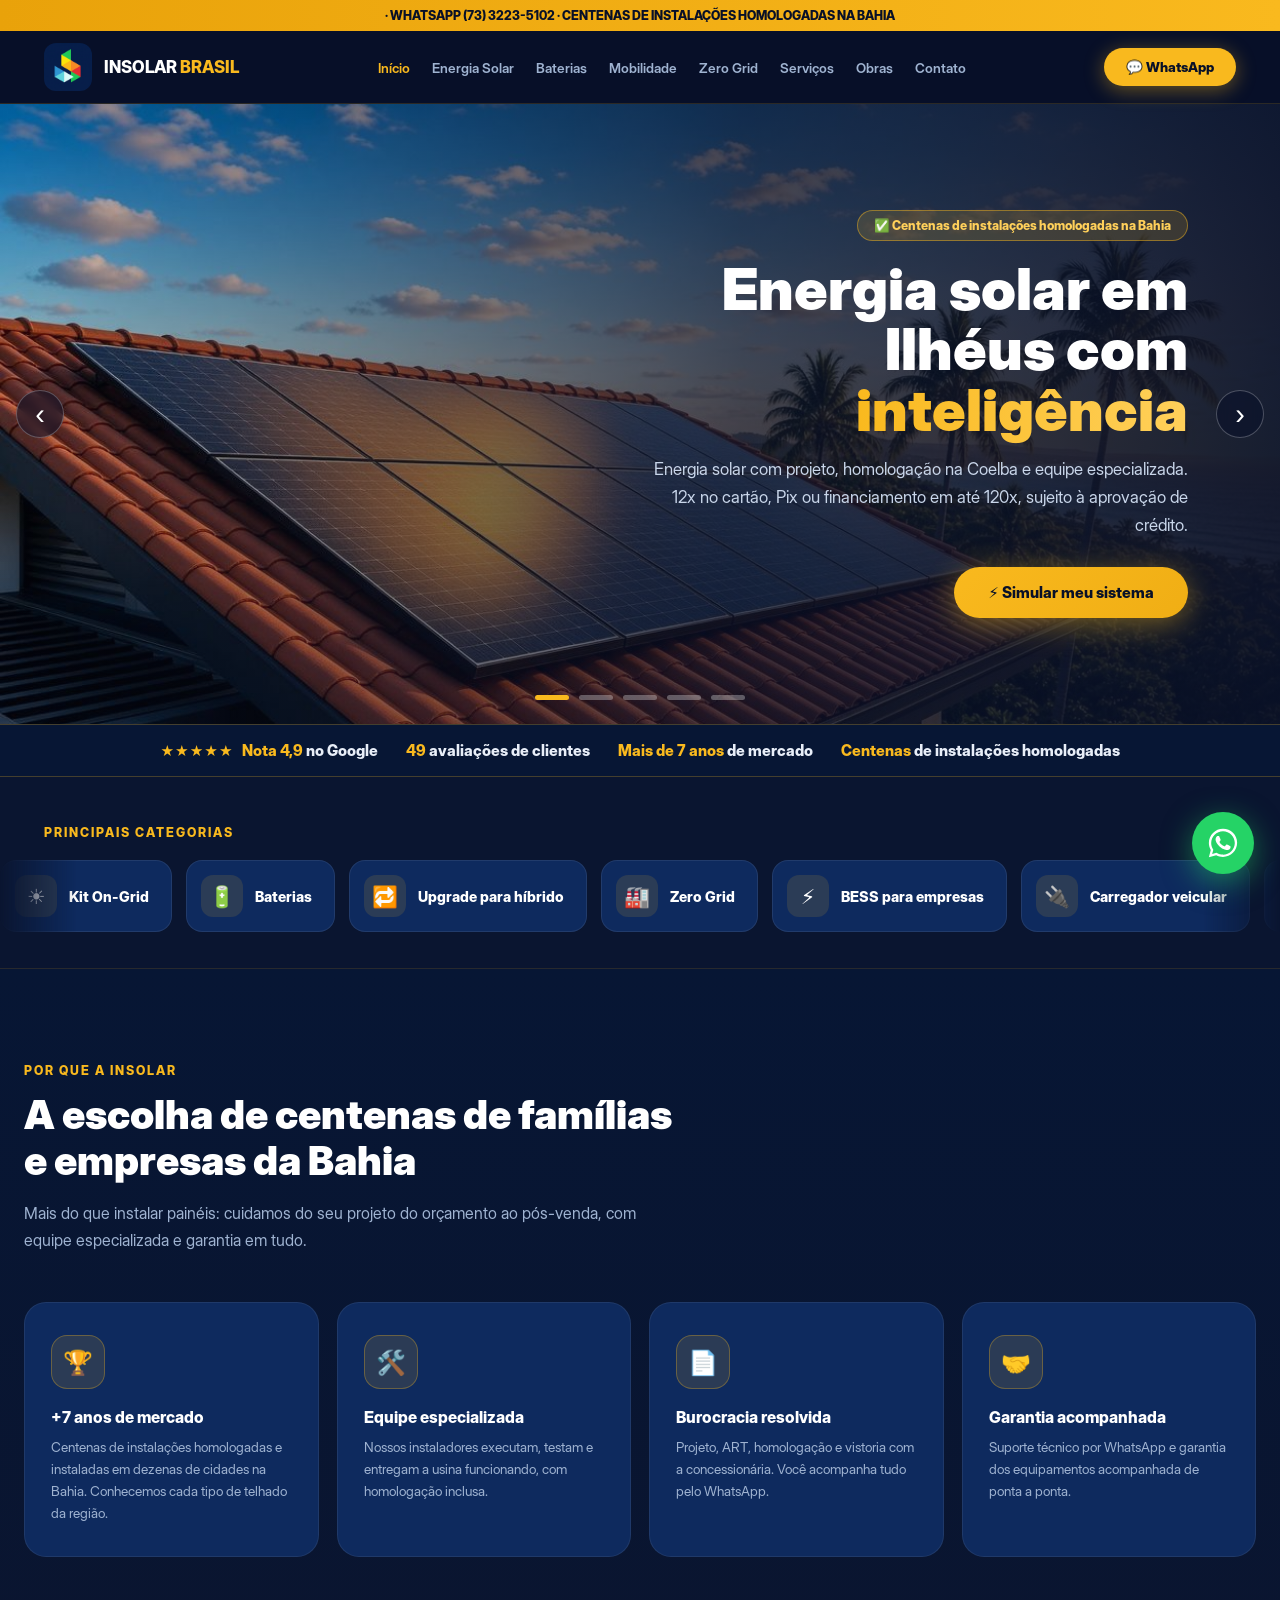
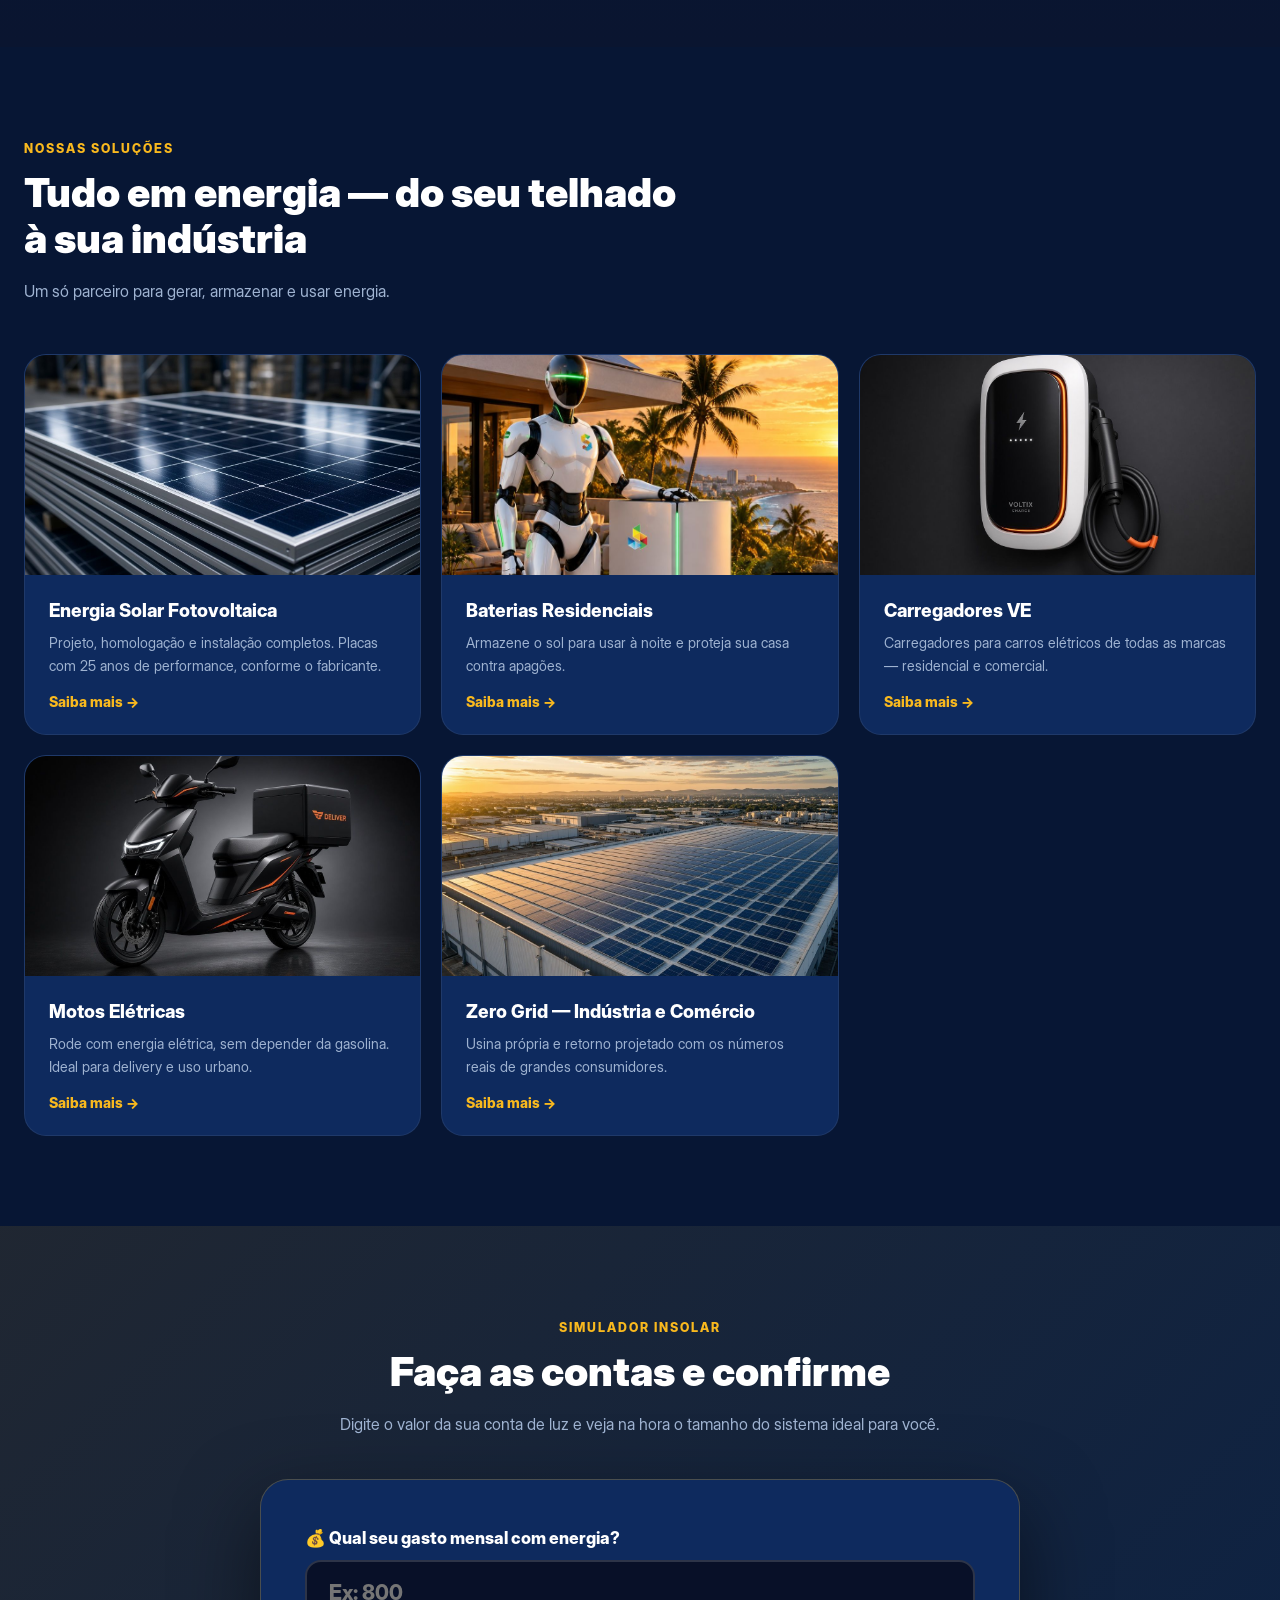
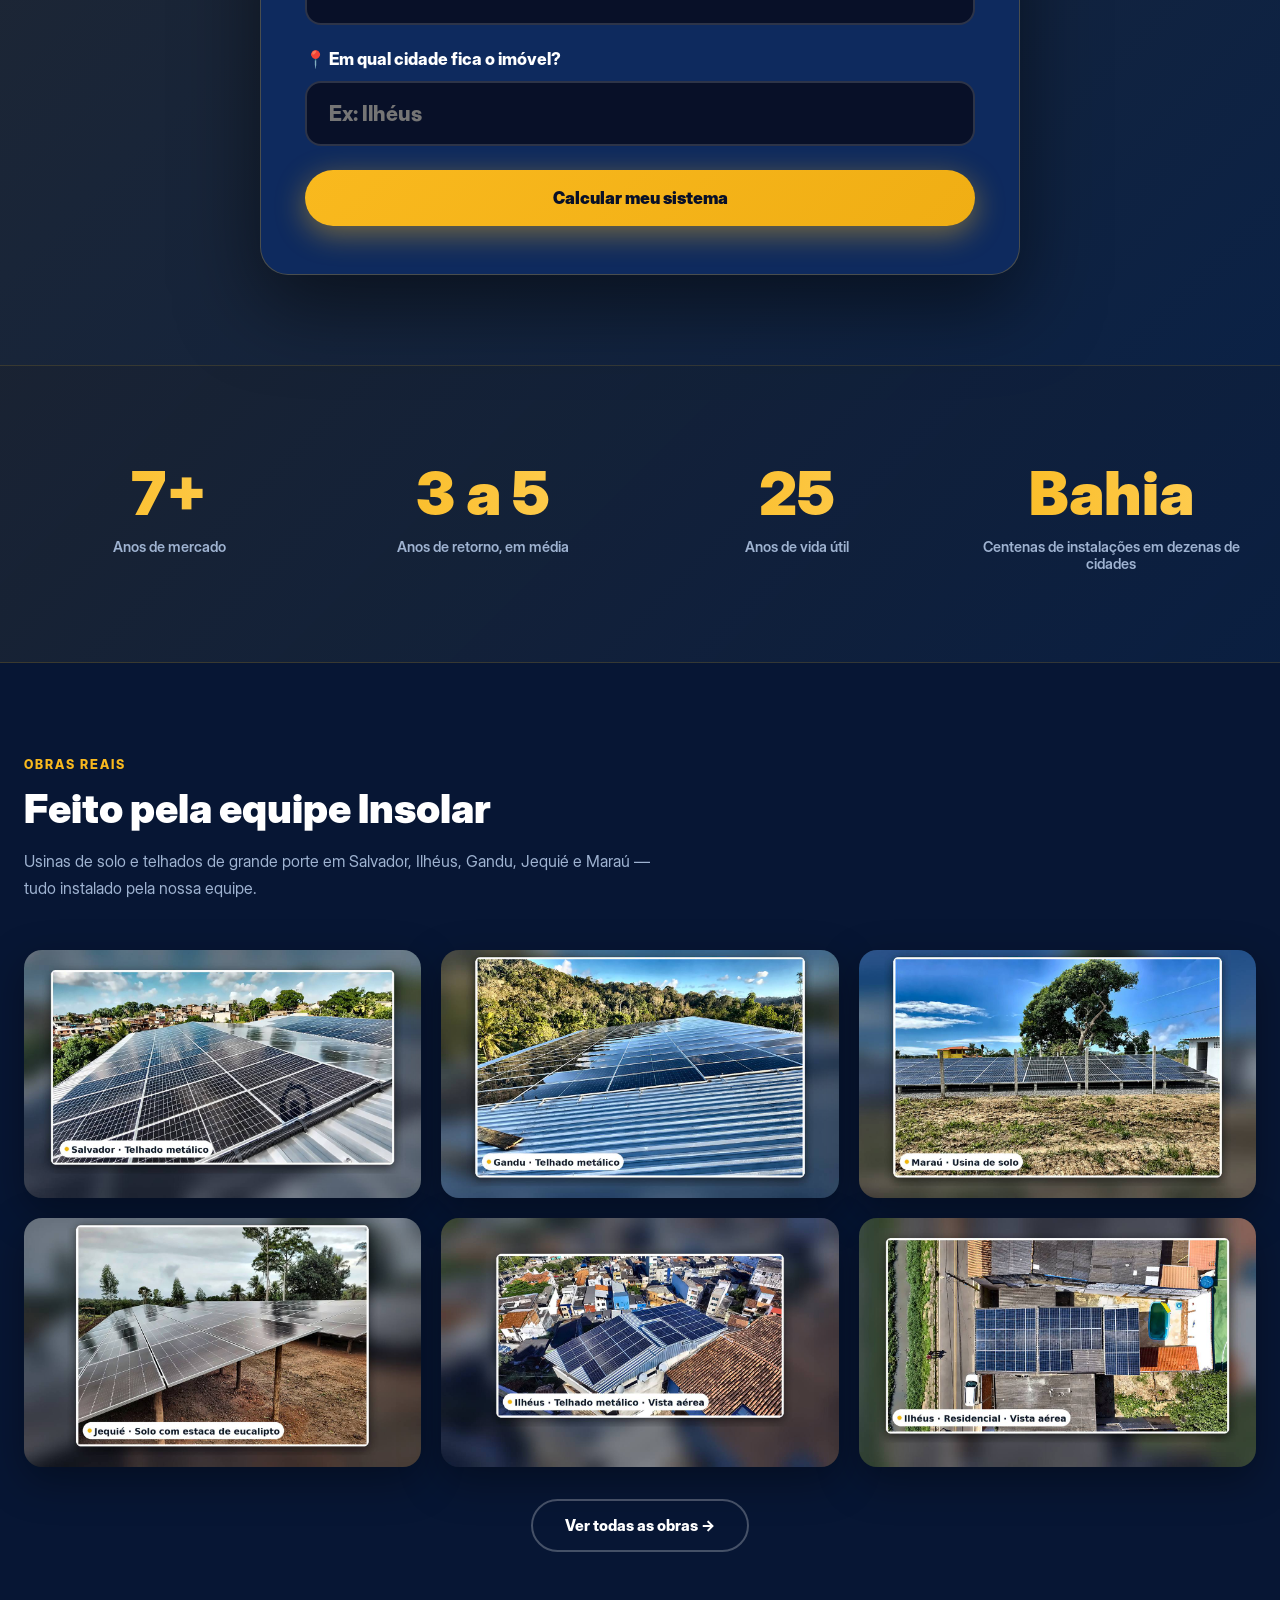
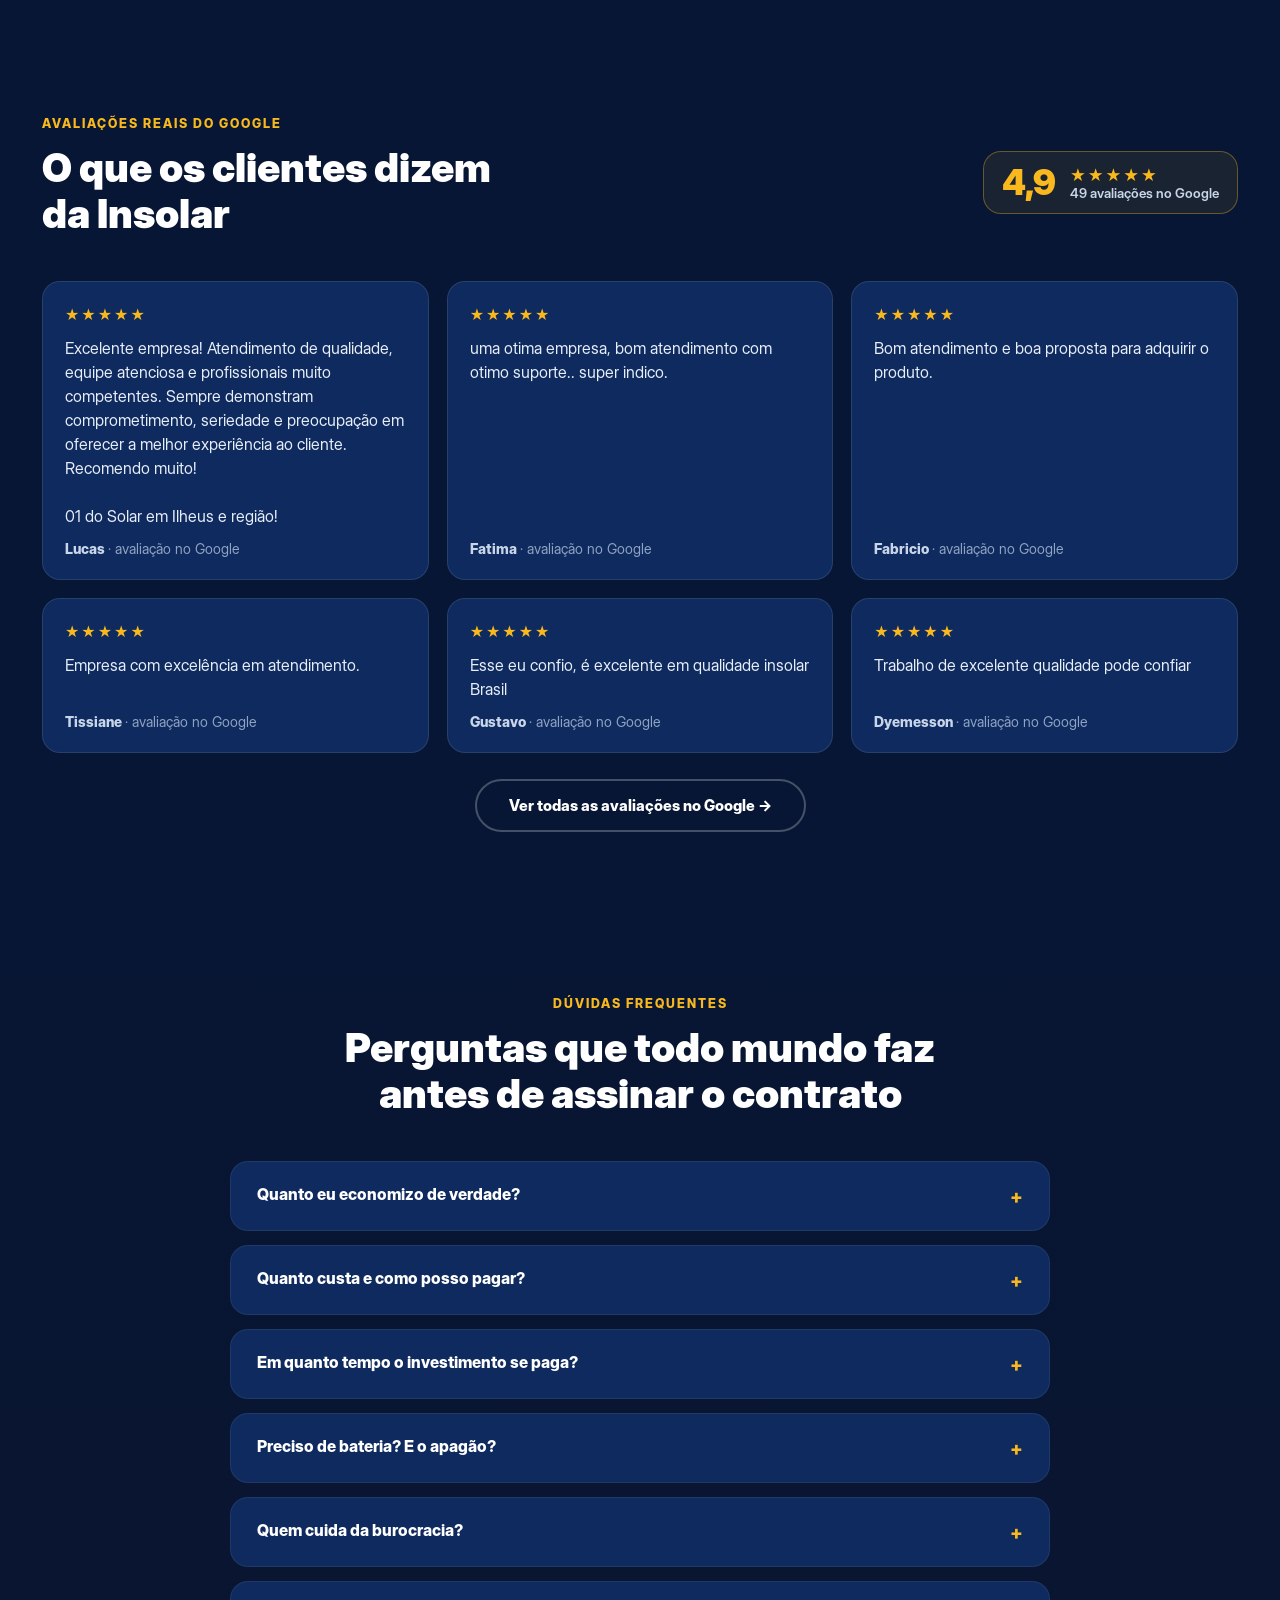
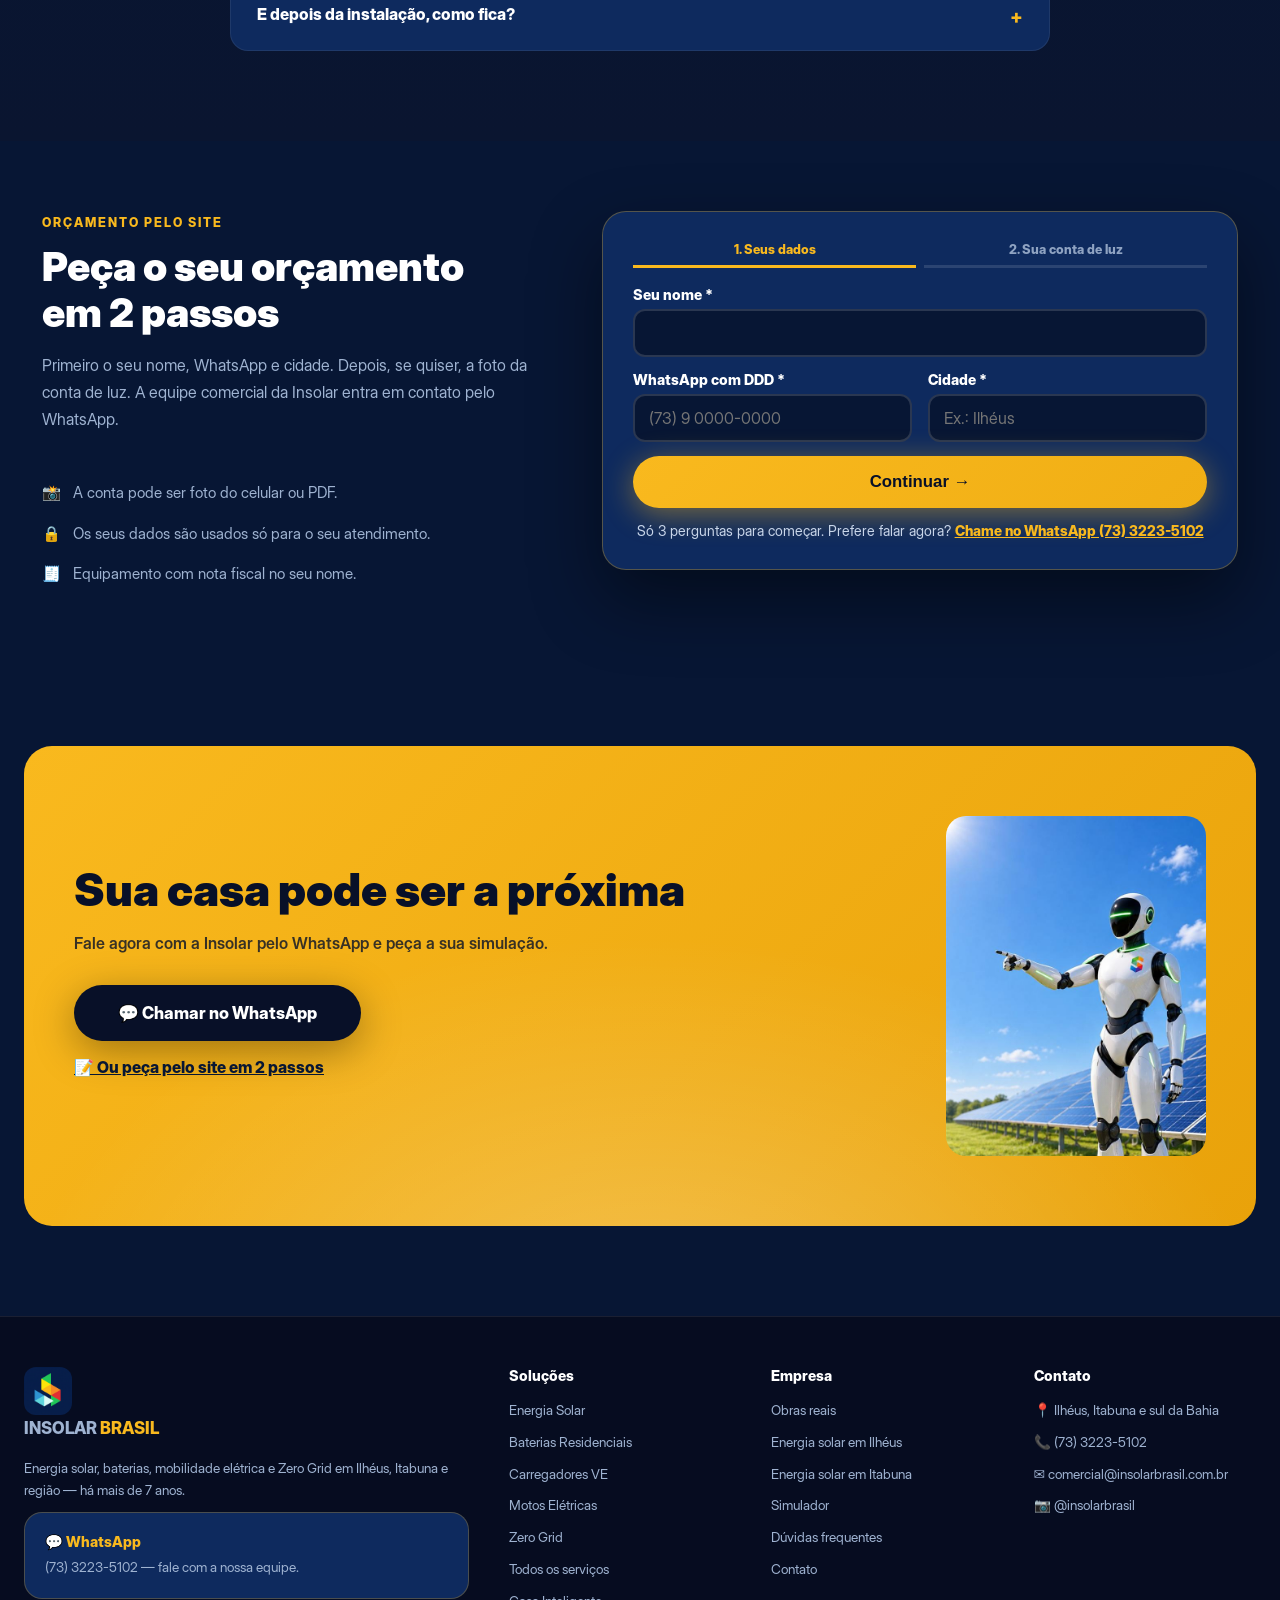
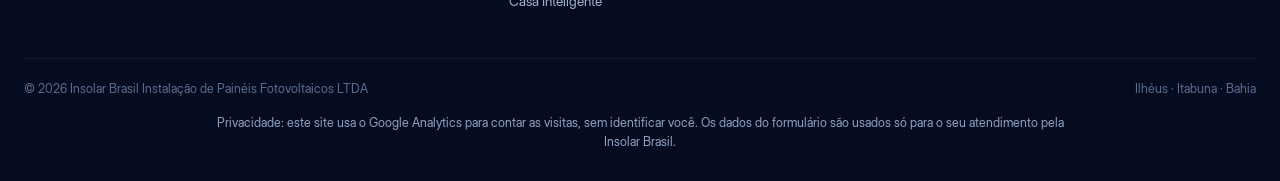
<file: index.html>
<!DOCTYPE html>
<html lang="pt-BR">
<head>

<meta charset="UTF-8">
<meta name="viewport" content="width=device-width, initial-scale=1.0">
<title>Energia Solar em Ilhéus e Itabuna | Insolar Brasil</title>
<!-- BUSCAS -->
<meta name="description" content="Energia solar em Ilhéus, Itabuna e sul da Bahia há mais de 7 anos, com centenas de instalações homologadas. Baterias, Zero Grid e serviços. WhatsApp (73) 3223-5102.">
<link rel="canonical" href="https://insolarbrasil.com.br/">
<meta name="robots" content="index, follow">
<meta property="og:type" content="website">
<meta property="og:locale" content="pt_BR">
<meta property="og:site_name" content="Insolar Brasil">
<meta property="og:title" content="Energia Solar em Ilhéus e Itabuna | Insolar Brasil">
<meta property="og:description" content="Energia solar em Ilhéus, Itabuna e sul da Bahia há mais de 7 anos, com centenas de instalações homologadas. Baterias, Zero Grid e serviços. WhatsApp (73) 3223-5102.">
<meta property="og:url" content="https://insolarbrasil.com.br/">
<meta property="og:image" content="https://insolarbrasil.com.br/img/og/og-inicio.jpg">
<meta property="og:image:width" content="1200">
<meta property="og:image:height" content="630">
<link rel="icon" href="img/logo-e194f5c9.png">
<script type="application/ld+json">{"@context": "https://schema.org", "@type": ["LocalBusiness", "ElectricalContractor"], "@id": "https://insolarbrasil.com.br/#empresa", "name": "Insolar Brasil", "legalName": "Insolar Brasil Instalação de Painéis Fotovoltaicos Ltda.", "url": "https://insolarbrasil.com.br/", "logo": "https://insolarbrasil.com.br/img/logo-e194f5c9.png", "image": "https://insolarbrasil.com.br/img/foto-12bb12c3.jpg", "description": "Empresa de energia solar do sul da Bahia, com sede em Ilhéus, há mais de 7 anos no mercado e centenas de instalações homologadas e instaladas em dezenas de cidades na Bahia. Faz projeto, homologação na Coelba e instalação de energia solar residencial, comercial, rural e industrial, baterias e sistemas híbridos, Zero Grid, carregadores de carro elétrico, limpeza e manutenção de placas.", "telephone": "+55 73 3223-5102", "email": "comercial@insolarbrasil.com.br", "address": {"@type": "PostalAddress", "addressLocality": "Ilhéus", "addressRegion": "BA", "addressCountry": "BR"}, "areaServed": [{"@type": "City", "name": "Ilhéus"}, {"@type": "City", "name": "Itabuna"}, {"@type": "City", "name": "Uruçuca"}, {"@type": "City", "name": "Itacaré"}, {"@type": "City", "name": "Serra Grande"}, {"@type": "City", "name": "Olivença"}, {"@type": "City", "name": "Una"}, {"@type": "City", "name": "Canavieiras"}, {"@type": "City", "name": "Camacã"}, {"@type": "City", "name": "Ubaitaba"}, {"@type": "City", "name": "Itajuípe"}, {"@type": "City", "name": "Barro Preto"}, {"@type": "City", "name": "Ibicaraí"}, {"@type": "City", "name": "Itapé"}, {"@type": "City", "name": "Itaboquinha"}, {"@type": "City", "name": "Porto Seguro"}, {"@type": "City", "name": "Salvador"}], "knowsAbout": ["energia solar", "energia solar fotovoltaica", "placas solares", "baterias para energia solar", "sistema híbrido", "Zero Grid", "homologação Coelba", "carregador de carro elétrico", "limpeza de placas solares"], "contactPoint": {"@type": "ContactPoint", "telephone": "+55 73 3223-5102", "contactType": "vendas", "availableLanguage": "Portuguese", "url": "https://wa.me/557332235102"}, "sameAs": ["https://www.instagram.com/insolarbrasil", "https://www.facebook.com/106080314969298", "https://www.youtube.com/channel/UCdqQbHjYnuF56xcwoweeCZA", "https://www.threads.net/@insolarbrasil", "https://www.google.com/maps/place/?q=place_id:ChIJbVTzzjWhOQcRcDC-6sE3xgE"]}</script>
<script type="application/ld+json">{"@context": "https://schema.org", "@type": "FAQPage", "mainEntity": [{"@type": "Question", "name": "Quanto eu economizo de verdade?", "acceptedAnswer": {"@type": "Answer", "text": "Depende do seu consumo, do telhado e da tarifa. Por isso a gente faz a simulação com a sua conta de luz. Em média, o sistema se paga em 3 a 5 anos e depois são mais de 20 anos de energia praticamente gratuita."}}, {"@type": "Question", "name": "Quanto custa e como posso pagar?", "acceptedAnswer": {"@type": "Answer", "text": "Depende do consumo — o simulador acima dá a estimativa na hora. Pix, 12x no cartão (conforme o limite) ou financiamento em até 120x, sujeito à aprovação de crédito. O seu equipamento é comprado direto de grandes distribuidores nacionais, com nota fiscal no seu nome."}}, {"@type": "Question", "name": "Em quanto tempo o investimento se paga?", "acceptedAnswer": {"@type": "Answer", "text": "Em média de 3 a 5 anos. Como as placas duram 25 anos, depois disso são mais de 20 anos de energia praticamente gratuita. O resultado exato depende da simulação."}}, {"@type": "Question", "name": "Preciso de bateria? E o apagão?", "acceptedAnswer": {"@type": "Answer", "text": "Sem bateria, o sistema desliga no apagão (segurança da rede). Com baterias residenciais, sua casa continua energizada. Fale com a gente sobre o kit com armazenamento."}}, {"@type": "Question", "name": "Quem cuida da burocracia?", "acceptedAnswer": {"@type": "Answer", "text": "A Insolar cuida de tudo: projeto, ART, homologação e vistoria. Você não pisa numa agência."}}, {"@type": "Question", "name": "E depois da instalação, como fica?", "acceptedAnswer": {"@type": "Answer", "text": "Garantia de fabricante (painéis até 25 anos, inversores até 10) acompanhada pela Insolar. Suporte por WhatsApp."}}]}</script>
<!-- /BUSCAS -->

<style>
@font-face{font-family:'Inter';src:url(fontes/inter-display-400.woff) format('woff');font-weight:400;font-display:swap}
@font-face{font-family:'Inter';src:url(fontes/inter-display-600.woff) format('woff');font-weight:600;font-display:swap}
@font-face{font-family:'Inter';src:url(fontes/inter-display-800.woff) format('woff');font-weight:800;font-display:swap}
@font-face{font-family:'Inter';src:url(fontes/inter-display-900.woff) format('woff');font-weight:900;font-display:swap}


:root{--laranja:#F9B91E;--amarelo:#FFD05A;--azul-noite:#071634;--azul:#0E2A5E;--verde:#3CC86E;--vermelho:#FF5050;--superficie:#0E2A5E;--superficie2:#13366F;--suave:#9FB3D1}
*{margin:0;padding:0;box-sizing:border-box}
html{scroll-behavior:smooth}
body{font-family:'Inter',system-ui,sans-serif;background:var(--azul-noite);color:#fff;overflow-x:hidden}
img{max-width:100%;display:block}
/* TOPBAR */
.topbar{background:linear-gradient(90deg,#E9A20A,var(--laranja));color:#081028;font-size:.78rem;font-weight:700;padding:8px 24px;text-align:center}
/* HEADER */
header{position:sticky;top:0;z-index:100;background:rgba(8,16,40,.96);backdrop-filter:blur(12px);border-bottom:1px solid rgba(249,185,30,.15)}
.nav{max-width:1240px;margin:0 auto;display:flex;align-items:center;justify-content:space-between;padding:12px 24px;gap:16px}
.logo{display:flex;align-items:center;gap:12px;text-decoration:none;color:#fff}
.logo img{width:48px;height:48px;border-radius:12px;object-fit:cover}
.logo span{font-weight:800;font-size:1.05rem}.logo span b{color:var(--laranja)}
.menu{display:flex;gap:22px;list-style:none}
.menu a{color:var(--suave);text-decoration:none;font-size:.85rem;font-weight:600;transition:.2s}
.menu a:hover,.menu a.ativo{color:var(--laranja)}
.btn-wpp{background:var(--laranja);color:#081028!important;padding:11px 22px;border-radius:50px;font-weight:800;font-size:.85rem;text-decoration:none;box-shadow:0 4px 20px rgba(249,185,30,.4);transition:.2s;white-space:nowrap}
.btn-wpp:hover{transform:translateY(-2px)}
/* HERO */
.hero{position:relative;padding:90px 24px 100px;overflow:hidden}
.hero::before{content:'';position:absolute;inset:0;background:radial-gradient(ellipse 60% 50% at 80% 20%,rgba(249,185,30,.16),transparent),radial-gradient(ellipse 50% 60% at 10% 80%,rgba(27,79,138,.28),transparent)}
.hero-inner{max-width:1240px;margin:0 auto;display:grid;grid-template-columns:1.1fr .9fr;gap:56px;align-items:center;position:relative;z-index:2}
.badge{display:inline-flex;gap:8px;background:rgba(46,204,113,.12);border:1px solid rgba(46,204,113,.35);color:var(--verde);padding:8px 18px;border-radius:50px;font-size:.78rem;font-weight:700;margin-bottom:22px}
.hero-num{font-size:clamp(4.5rem,11vw,8.5rem);font-weight:900;line-height:.95;background:linear-gradient(90deg,var(--laranja),var(--amarelo),var(--laranja));-webkit-background-clip:text;background-clip:text;color:transparent;filter:drop-shadow(0 0 30px rgba(249,185,30,.35));animation:glow 3s ease-in-out infinite;margin-bottom:6px}
@keyframes glow{0%,100%{filter:drop-shadow(0 0 20px rgba(249,185,30,.25))}50%{filter:drop-shadow(0 0 45px rgba(249,185,30,.5))}}
.hero-num-lbl{font-size:clamp(1.2rem,2.6vw,1.8rem);font-weight:900;margin-bottom:16px}
.hero p.sub{color:var(--suave);font-size:1.05rem;line-height:1.7;margin-bottom:30px;max-width:540px}
.ctas{display:flex;gap:16px;flex-wrap:wrap}
.btn-primary{background:linear-gradient(135deg,var(--laranja),#F0AE14);color:#081028;padding:16px 34px;border-radius:50px;font-weight:800;font-size:.95rem;text-decoration:none;box-shadow:0 6px 30px rgba(249,185,30,.45);transition:.2s;display:inline-block}
.btn-primary:hover{transform:translateY(-3px)}
.btn-ghost{border:2px solid rgba(255,255,255,.25);color:#fff;padding:15px 32px;border-radius:50px;font-weight:700;font-size:.95rem;text-decoration:none;transition:.2s;display:inline-block}
.btn-ghost:hover{border-color:var(--laranja);color:var(--laranja)}
.hero-visual{position:relative}
.frame{border-radius:24px;overflow:hidden;box-shadow:0 30px 80px rgba(0,0,0,.6),0 0 60px rgba(249,185,30,.15);border:1px solid rgba(255,255,255,.08)}
.frame img{width:100%;height:480px;object-fit:cover}
.float-card{position:absolute;bottom:-24px;left:-28px;background:rgba(13,27,62,.95);border:1px solid rgba(249,185,30,.3);border-radius:18px;padding:16px 20px;box-shadow:0 20px 50px rgba(0,0,0,.5)}
.float-card .n{font-size:1.7rem;font-weight:900;color:var(--verde)}
.float-card .l{font-size:.72rem;color:var(--suave);font-weight:600}
/* SECOES */
section{padding:90px 24px}
.container{max-width:1240px;margin:0 auto}
.tag{display:inline-block;color:var(--laranja);font-weight:800;font-size:.78rem;letter-spacing:2px;text-transform:uppercase;margin-bottom:14px}
.h2{font-size:clamp(1.7rem,3.5vw,2.5rem);font-weight:900;margin-bottom:16px;line-height:1.15}
.sub{color:var(--suave);max-width:660px;line-height:1.7;margin-bottom:48px}
/* PILARES */
.pilares{background:linear-gradient(180deg,var(--azul-noite),#0A1530)}
.grid4{display:grid;grid-template-columns:repeat(4,1fr);gap:18px}
.pilar{background:var(--superficie);border:1px solid rgba(255,255,255,.07);border-radius:22px;padding:32px 26px;transition:.25s}
.pilar:hover{border-color:rgba(249,185,30,.4);transform:translateY(-4px)}
.pilar .ic{width:54px;height:54px;background:rgba(249,185,30,.12);border:1px solid rgba(249,185,30,.3);border-radius:16px;display:flex;align-items:center;justify-content:center;font-size:1.5rem;margin-bottom:18px}
.pilar h4{font-weight:800;margin-bottom:10px;font-size:1rem}
.pilar p{color:var(--suave);font-size:.85rem;line-height:1.6}
/* CARDS PRODUTO */
.grid3{display:grid;grid-template-columns:repeat(3,1fr);gap:20px}
.pcard{background:var(--superficie);border:1px solid rgba(255,255,255,.07);border-radius:22px;overflow:hidden;transition:.25s;display:flex;flex-direction:column}
.pcard:hover{transform:translateY(-6px);border-color:rgba(249,185,30,.45);box-shadow:0 20px 50px rgba(0,0,0,.5),0 0 40px rgba(249,185,30,.12)}
.pcard .pimg{height:220px;overflow:hidden}
.pcard .pimg img{width:100%;height:100%;object-fit:cover;transition:.5s}
.pcard:hover .pimg img{transform:scale(1.06)}
.pcard .pbody{padding:24px;flex:1;display:flex;flex-direction:column;gap:10px}
.pcard h3{font-size:1.15rem;font-weight:800}
.pcard p{color:var(--suave);font-size:.88rem;line-height:1.65;flex:1}
.blink{color:var(--laranja);font-weight:800;font-size:.88rem;text-decoration:none;display:inline-flex;gap:6px;margin-top:6px}
.blink:hover{gap:10px}
/* NUMEROS */
.numeros{background:linear-gradient(135deg,rgba(249,185,30,.08),rgba(27,79,138,.15));border-top:1px solid rgba(249,185,30,.15);border-bottom:1px solid rgba(249,185,30,.15)}
.grid4n{display:grid;grid-template-columns:repeat(4,1fr);gap:24px;text-align:center}
.num{font-size:clamp(2.4rem,5vw,3.8rem);font-weight:900;background:linear-gradient(90deg,var(--laranja),var(--amarelo));-webkit-background-clip:text;background-clip:text;color:transparent}
.lbl{color:var(--suave);font-weight:600;font-size:.9rem;margin-top:8px}
/* SIMULADOR */
.simulador{background:linear-gradient(135deg,rgba(249,185,30,.1),rgba(27,79,138,.2))}
.sim-box{max-width:760px;margin:0 auto;background:var(--superficie);border:1px solid rgba(249,185,30,.25);border-radius:28px;padding:48px 44px;box-shadow:0 30px 80px rgba(0,0,0,.5)}
.sim-box label{display:block;font-weight:800;margin-bottom:12px;font-size:1.05rem}
.sim-box input{width:100%;background:#081028;border:2px solid rgba(255,255,255,.15);border-radius:16px;padding:18px 22px;color:#fff;font-family:inherit;font-size:1.3rem;font-weight:800;margin-bottom:24px;outline:none}
.sim-box input:focus{border-color:var(--laranja)}
.btn-simular{width:100%;background:linear-gradient(135deg,var(--laranja),#F0AE14);color:#081028;border:0;padding:18px;border-radius:50px;font-weight:900;font-size:1.05rem;font-family:inherit;cursor:pointer;box-shadow:0 8px 30px rgba(249,185,30,.45)}
.sim-res{display:none;margin-top:28px;background:rgba(46,204,113,.08);border:1px solid rgba(46,204,113,.3);border-radius:20px;padding:28px}
.sim-res.show{display:block;animation:fadeUp .5s ease}
@keyframes fadeUp{from{opacity:0;transform:translateY(14px)}to{opacity:1;transform:none}}
.sim-grid{display:grid;grid-template-columns:repeat(3,1fr);gap:18px;text-align:center;margin-bottom:20px}
.sim-item .v{font-size:1.8rem;font-weight:900;color:var(--verde)}
.sim-item .l{font-size:.75rem;color:var(--suave);font-weight:600;margin-top:4px}
.sim-nota{font-size:.72rem;color:var(--suave);text-align:center;line-height:1.5}
.sim-cta{text-align:center;margin-top:18px}
/* GALERIA */
.galeria{display:grid;grid-template-columns:repeat(2,1fr);gap:18px}
.gitem{border-radius:20px;overflow:hidden;position:relative;height:340px;border:1px solid rgba(255,255,255,.07)}
.gitem img{width:100%;height:100%;object-fit:cover;transition:.5s}
.gitem:hover img{transform:scale(1.05)}
.gcap{position:absolute;bottom:0;left:0;right:0;background:linear-gradient(transparent,rgba(8,16,40,.95));padding:40px 20px 16px;font-size:.85rem;font-weight:700}
/* FAQ */
.faq{background:linear-gradient(180deg,var(--azul-noite),#0A1530)}
.faq-lista{max-width:820px;margin:0 auto;display:flex;flex-direction:column;gap:14px}
.faq-item{background:var(--superficie);border:1px solid rgba(255,255,255,.07);border-radius:18px;overflow:hidden}
.faq-q{width:100%;background:none;border:0;color:#fff;font-family:inherit;font-weight:800;font-size:1rem;padding:22px 26px;text-align:left;cursor:pointer;display:flex;justify-content:space-between;gap:16px}
.faq-q .seta{color:var(--laranja);font-size:1.2rem;transition:.3s}
.faq-item.open .seta{transform:rotate(45deg)}
.faq-r{max-height:0;overflow:hidden;transition:max-height .35s ease}
.faq-r p{color:var(--suave);font-size:.9rem;line-height:1.7;padding:0 26px 22px}
/* SOBRE */
.sobre-grid{display:grid;grid-template-columns:1fr 1fr;gap:50px;align-items:center}
.sobre-lista{list-style:none;display:flex;flex-direction:column;gap:16px;margin-top:26px}
.sobre-lista li{display:flex;gap:12px;color:var(--suave);font-size:.95rem;line-height:1.6}
.sobre-lista li b{color:#fff}
.mapa{border-radius:22px;overflow:hidden;border:1px solid rgba(255,255,255,.1);box-shadow:0 20px 60px rgba(0,0,0,.5)}
.mapa iframe{width:100%;height:380px;border:0}
/* CTA FINAL */
.cta-final{background:linear-gradient(135deg,#F9B91E,#E9A20A);border-radius:28px;padding:70px 50px;text-align:center;position:relative;overflow:hidden}
.cta-final::before{content:'';position:absolute;inset:0;background:radial-gradient(ellipse 50% 80% at 50% 120%,rgba(255,255,255,.25),transparent)}
.cta-final h2{font-size:clamp(1.8rem,4vw,2.8rem);font-weight:900;color:#081028;margin-bottom:16px;position:relative}
.cta-final p{color:rgba(8,16,40,.8);font-weight:600;margin-bottom:32px;position:relative}
.btn-dark{background:#081028;color:#fff;padding:18px 44px;border-radius:50px;font-weight:800;font-size:1.05rem;text-decoration:none;display:inline-block;box-shadow:0 10px 40px rgba(0,0,0,.35);transition:.2s;position:relative}
.btn-dark:hover{transform:translateY(-3px) scale(1.02)}
/* FOOTER */
footer{border-top:1px solid rgba(255,255,255,.08);padding:50px 24px 30px;background:#060C20}
.footer-grid{max-width:1240px;margin:0 auto;display:grid;grid-template-columns:2fr 1fr 1fr 1fr;gap:40px;margin-bottom:36px}
.footer-grid h5{font-weight:800;margin-bottom:16px;font-size:.9rem}
.footer-grid a,.footer-grid p{color:var(--suave);font-size:.85rem;text-decoration:none;display:block;margin-bottom:10px;line-height:1.6}
.footer-grid a:hover{color:var(--laranja)}
.footer-atend{background:var(--superficie);border:1px solid rgba(249,185,30,.25);border-radius:18px;padding:20px;margin-top:8px}
.footer-atend b{color:var(--laranja);display:block;margin-bottom:6px;font-size:.9rem}
.footer-bottom{max-width:1240px;margin:0 auto;border-top:1px solid rgba(255,255,255,.06);padding-top:22px;display:flex;justify-content:space-between;flex-wrap:wrap;gap:10px;color:#5A6E8F;font-size:.78rem}
/* WPP FLUTUANTE */
.wpp-float{position:fixed;bottom:26px;right:26px;z-index:200;width:62px;height:62px;background:#25D366;border-radius:50%;display:flex;align-items:center;justify-content:center;box-shadow:0 8px 30px rgba(37,211,102,.5);transition:.2s}
.wpp-float:hover{transform:scale(1.1)}
.wpp-float svg{width:34px;height:34px;fill:#fff}
/* RESPONSIVO */
@media(max-width:960px){.topbar{font-size:.66rem}.menu{display:none}.hero-inner{grid-template-columns:1fr;gap:44px}.frame img{height:340px}.grid4,.grid3{grid-template-columns:1fr 1fr}.grid4n{grid-template-columns:1fr 1fr;gap:36px}.galeria{grid-template-columns:1fr 1fr}.sobre-grid{grid-template-columns:1fr}.footer-grid{grid-template-columns:1fr 1fr}.sim-box{padding:34px 24px}.sim-grid{grid-template-columns:1fr;gap:14px}}
@media(max-width:560px){.grid4,.grid3{grid-template-columns:1fr}.galeria{grid-template-columns:1fr}.cta-final{padding:50px 24px}}

/* BANNER CARROSSEL */
.banner{position:relative;overflow:hidden;padding:0;height:min(78vh,620px);min-height:480px;background:#060C20}
.bn-track{display:flex;height:100%;transition:transform .7s cubic-bezier(.65,0,.35,1);will-change:transform}
.bn-slide{position:relative;flex:0 0 100%;height:100%;overflow:hidden}
.bn-img{position:absolute;inset:0;width:100%;height:100%;object-fit:cover;transform:scale(1.08);transition:transform 6s ease-out}
.bn-slide.ativo .bn-img{transform:scale(1)}
.bn-shade{position:absolute;inset:0;background:linear-gradient(90deg,rgba(8,16,40,.94) 0%,rgba(8,16,40,.75) 42%,rgba(8,16,40,.15) 100%)}
.pos-right .bn-shade{background:linear-gradient(270deg,rgba(8,16,40,.94) 0%,rgba(8,16,40,.75) 42%,rgba(8,16,40,.15) 100%)}
.bn-content{position:relative;z-index:2;max-width:1240px;height:100%;margin:0 auto;padding:0 72px;display:flex;flex-direction:column;justify-content:center;align-items:flex-start}
.bn-content>*{max-width:560px}
.pos-right .bn-content{align-items:flex-end;text-align:right}
.bn-tag{display:inline-block;background:rgba(249,185,30,.15);border:1px solid rgba(249,185,30,.45);color:var(--amarelo);padding:7px 16px;border-radius:50px;font-size:.78rem;font-weight:800;margin-bottom:18px}
.bn-title{font-size:clamp(2rem,5vw,3.6rem);font-weight:900;line-height:1.05;margin-bottom:16px}
.bn-title em{font-style:normal;background:linear-gradient(90deg,var(--laranja),var(--amarelo));-webkit-background-clip:text;background-clip:text;color:transparent}
.bn-txt{color:#C9D6EA;font-size:1.05rem;line-height:1.65;margin-bottom:28px}
.bn-slide .bn-content>*{opacity:0;transform:translateY(22px);transition:opacity .6s ease,transform .6s ease}
.bn-slide.ativo .bn-content>*{opacity:1;transform:none}
.bn-slide.ativo .bn-content>*:nth-child(2){transition-delay:.12s}.bn-slide.ativo .bn-content>*:nth-child(3){transition-delay:.24s}.bn-slide.ativo .bn-content>*:nth-child(4){transition-delay:.36s}
.bn-arrow{position:absolute;top:50%;transform:translateY(-50%);z-index:5;width:48px;height:48px;border-radius:50%;border:1px solid rgba(255,255,255,.25);background:rgba(8,16,40,.55);color:#fff;font-size:1.8rem;line-height:1;cursor:pointer;backdrop-filter:blur(6px);transition:.2s}
.bn-arrow:hover{background:var(--laranja);color:#081028;border-color:var(--laranja)}
.bn-prev{left:16px}.bn-next{right:16px}
.bn-dots{position:absolute;bottom:24px;left:0;right:0;z-index:5;display:flex;justify-content:center;gap:10px}
.bn-dots button{width:34px;height:5px;border:0;padding:0;border-radius:5px;background:rgba(255,255,255,.3);cursor:pointer;overflow:hidden}
.bn-dots button span{display:block;height:100%;width:0;background:var(--laranja)}
.bn-dots button.ativo span{animation:bnfill var(--bn-tempo,6s) linear forwards}
.banner.pausado .bn-dots button.ativo span{animation-play-state:paused}
@keyframes bnfill{to{width:100%}}
/* CATEGORIAS DESLIZANDO */
.cats-sec{padding:44px 0 36px;background:#0A1530;border-bottom:1px solid rgba(249,185,30,.12)}
.cats-sec .container{padding:0 24px}.cats-sec .tag{margin-bottom:20px}
.marquee{overflow:hidden;-webkit-mask-image:linear-gradient(90deg,transparent,#000 6%,#000 94%,transparent);mask-image:linear-gradient(90deg,transparent,#000 6%,#000 94%,transparent)}
.marquee-track{display:flex;gap:14px;width:max-content;animation:marquee 45s linear infinite}
.marquee:hover .marquee-track{animation-play-state:paused}
.marquee-track .dup{display:flex;gap:14px}
.cat{display:flex;align-items:center;gap:12px;background:var(--superficie);border:1px solid rgba(255,255,255,.08);border-radius:16px;padding:14px 22px 14px 14px;color:#fff;text-decoration:none;font-weight:700;font-size:.9rem;white-space:nowrap;transition:.2s}
.cat:hover{border-color:var(--laranja);color:var(--laranja)}
.cat-ic{width:42px;height:42px;border-radius:12px;background:rgba(249,185,30,.12);display:flex;align-items:center;justify-content:center;font-size:1.3rem}
@keyframes marquee{to{transform:translateX(calc(-50% - 7px))}}
@media(max-width:760px){.banner{height:auto;min-height:0}.bn-track{height:560px}.bn-content,.pos-right .bn-content{padding:0 22px 40px;justify-content:flex-end;align-items:flex-start;text-align:left}.bn-shade,.pos-right .bn-shade{background:linear-gradient(0deg,rgba(8,16,40,.97) 0%,rgba(8,16,40,.8) 50%,rgba(8,16,40,.2) 100%)}.bn-arrow{display:none}.bn-txt{font-size:.95rem}}
@media(prefers-reduced-motion:reduce){.bn-track,.bn-img,.bn-slide .bn-content>*{transition:none}.marquee-track{animation:none;flex-wrap:wrap;width:auto;padding:0 24px}.marquee-track .dup{display:none}.marquee{-webkit-mask-image:none;mask-image:none}}

/* PROMOÇÕES */
.promo{background:radial-gradient(ellipse at 80% 20%,rgba(249,185,30,.16),transparent 55%),#05070d;border-top:1px solid rgba(249,185,30,.35);border-bottom:1px solid rgba(249,185,30,.35);padding:80px 0}
.promo-topo{display:grid;grid-template-columns:1.2fr .8fr;gap:40px;align-items:center}
.promo-tag{display:inline-block;background:rgba(249,185,30,.14);border:1px solid rgba(249,185,30,.5);color:#F9B91E;padding:7px 16px;border-radius:50px;font-size:.78rem;font-weight:800;margin-bottom:18px}
.promo-h2{font-size:clamp(2rem,4.6vw,3.3rem);font-weight:900;line-height:1.05;margin-bottom:14px}
.promo-h2 em{font-style:normal;color:#F9B91E}
.promo-sub{color:#d9e1ee;font-size:1.1rem;margin-bottom:22px}
.presentes{list-style:none;display:grid;gap:10px;margin-bottom:28px;padding:0}
.presentes li{display:flex;gap:12px;align-items:center;background:rgba(255,255,255,.05);border:1px solid rgba(249,185,30,.25);border-radius:14px;padding:12px 14px;font-weight:600}
.presentes li span{flex:0 0 30px;height:30px;border-radius:50%;background:#F9B91E;color:#05070d;display:grid;place-items:center;font-weight:900}
.promo-robo img{width:100%;max-height:560px;object-fit:cover;object-position:top;border-radius:24px;border:1px solid rgba(249,185,30,.35);box-shadow:0 30px 80px rgba(0,0,0,.6)}
.precos{margin-top:60px}
.precos-cab{display:flex;justify-content:space-between;align-items:flex-end;gap:16px;flex-wrap:wrap;margin-bottom:16px}
.precos-cab h3{font-size:1.7rem;font-weight:900}
.validade{color:#F9B91E;font-weight:600}
.contagem{display:inline-block;margin-left:8px;background:#F9B91E;color:#05070d;font-weight:800;padding:3px 10px;border-radius:50px;font-size:.85rem}
.contagem:empty{display:none}
.abas{display:flex;gap:10px;margin-bottom:18px;flex-wrap:wrap}
.aba{background:transparent;color:#fff;border:1px solid rgba(255,255,255,.25);border-radius:50px;padding:10px 18px;font-family:inherit;font-weight:800;cursor:pointer}
.aba.ativa{background:#F9B91E;color:#05070d;border-color:#F9B91E}
.pr-trilho{display:none;gap:16px;overflow-x:auto;scroll-snap-type:x mandatory;padding-bottom:12px;-webkit-overflow-scrolling:touch}
.pr-trilho.ativo{display:flex}
.pr-card{flex:0 0 min(78vw,340px);scroll-snap-align:start;margin:0}
.pr-card img{width:100%;height:auto;border-radius:18px;border:1px solid rgba(255,255,255,.1)}
.arraste{color:#9FB3D1;font-size:.9rem;margin:6px 0 10px}
.miudas{color:#8a96aa;font-size:.78rem;line-height:1.55;margin-top:14px}
.promo-link{color:#F9B91E !important;font-weight:800}
/* CHAMADA FINAL COM ROBÔ */
.cta-robo{display:grid;grid-template-columns:1fr 260px;align-items:center;gap:20px;text-align:left}
.cta-robo img{width:100%;max-height:340px;object-fit:cover;object-position:top;border-radius:20px}
.promo .container{padding-left:22px;padding-right:22px}
@media(max-width:860px){.promo{padding:56px 0}.promo-topo{grid-template-columns:1fr}.promo-robo{order:-1;max-width:260px;margin:0 auto}.promo-robo img{max-height:380px}.cta-robo{grid-template-columns:1fr;text-align:center}.cta-robo img{max-width:220px;margin:0 auto}}

/* MENU NO CELULAR E TABLET */
.btn-menu{display:none;white-space:nowrap;background:transparent;border:1px solid rgba(255,255,255,.3);color:#fff;border-radius:12px;padding:9px 12px;font-family:inherit;font-weight:800;font-size:.95rem;cursor:pointer;margin-left:8px}
@media(max-width:960px){.btn-menu{display:inline-block}
.nav.aberto .menu{display:flex !important;flex-direction:column;position:absolute;top:100%;left:0;right:0;background:#071634;padding:6px 24px 18px;gap:0;border-bottom:2px solid #F9B91E;box-shadow:0 20px 40px rgba(0,0,0,.5);z-index:60;list-style:none;margin:0}
.nav.aberto .menu li a{display:block;padding:14px 4px;border-bottom:1px solid rgba(255,255,255,.08);font-size:1.05rem}
}
@media(max-width:480px){.nav .logo span{display:none}.btn-wpp{padding:10px 14px !important;font-size:.85rem !important}.btn-menu{padding:9px 10px}}
.obras-novas{display:grid;grid-template-columns:repeat(3,1fr);gap:20px;margin-top:34px}
.obra-card{margin:0;border-radius:18px;overflow:hidden;box-shadow:0 14px 40px rgba(0,0,0,.35);transition:transform .4s;background:#0d1b2a}
.obra-card:hover{transform:translateY(-4px)}
.obra-card img{width:100%;height:auto;display:block}
@media(max-width:960px){.obras-novas{grid-template-columns:1fr 1fr}}
@media(max-width:600px){.obras-novas{grid-template-columns:1fr;gap:16px}}
</style>
<!-- Medição de visitas (Google Analytics) -->
<script async src="https://www.googletagmanager.com/gtag/js?id=G-ZY5M0HH46K"></script>
<script>window.dataLayer=window.dataLayer||[];function gtag(){dataLayer.push(arguments);}gtag('js',new Date());gtag('config','G-ZY5M0HH46K');</script>
<link rel="stylesheet" href="insolar-extra.css">
</head>
<body>
<div class="topbar"><a data-fim="2026-11-30T23:59:59-03:00" href="/#promocoes" style="color:inherit;text-decoration:underline">🎁 BLACK NOVEMBRO INSOLAR</a> · WHATSAPP (73) 3223-5102 · CENTENAS DE INSTALAÇÕES HOMOLOGADAS NA BAHIA</div>
<header><nav class="nav">
  <a href="/" class="logo"><img src="img/logo-e194f5c9.png" alt="Logo Insolar Brasil"><span>INSOLAR <b>BRASIL</b></span></a>
  <ul class="menu">
    <li><a href="/" class="ativo">Início</a></li>
    <li><a href="energia-solar.html">Energia Solar</a></li>
    <li><a href="baterias.html">Baterias</a></li>
    <li><a href="mobilidade.html">Mobilidade</a></li>
    <li><a href="zero-grid.html">Zero Grid</a></li>
    <li><a href="servicos.html">Serviços</a></li>
    <li><a href="obras.html">Obras</a></li>
    <li data-fim="2026-11-30T23:59:59-03:00"><a href="/#promocoes" class="promo-link">🎁 Promoções</a></li>
    <li><a href="contato.html">Contato</a></li>
  </ul>
  <a class="btn-wpp" href="https://wa.me/557332235102?text=Ol%C3%A1!%20Quero%20saber%20mais%20sobre%20energia%20solar%20da%20Insolar%20Brasil" target="_blank">💬 WhatsApp</a>
  <button class="btn-menu" aria-label="Abrir menu" aria-expanded="false">☰ Menu</button>
</nav></header>

<section class="banner" aria-roledescription="carrossel" aria-label="Destaques Insolar Brasil">
  <div class="bn-track" id="bnTrack">
    <div class="bn-slide pos-right" role="group" aria-roledescription="slide" aria-label="1 de 5">
      <img class="bn-img" src="img/foto-12bb12c3.jpg" alt="Painéis solares instalados pela Insolar Brasil" fetchpriority="high">
      <div class="bn-shade"></div>
      <div class="bn-content">
        <span class="bn-tag">✅ Centenas de instalações homologadas na Bahia</span>
        <h1 class="bn-title">Energia solar em Ilhéus com <em>inteligência</em></h1>
        <p class="bn-txt">Energia solar com projeto, homologação na Coelba e equipe especializada. 12x no cartão, Pix ou financiamento em até 120x, sujeito à aprovação de crédito.</p>
        <a class="btn-primary" href="#simulador">⚡ Simular meu sistema</a>
      </div>
    </div>
    <div class="bn-slide pos-right" role="group" aria-roledescription="slide" aria-label="2 de 5">
      <img class="bn-img" src="img/bateria-banner.jpg" alt="Assistente Insolar com bateria residencial num terraço ao pôr do sol — imagem ilustrativa">
      <div class="bn-shade"></div>
      <div class="bn-content">
        <span class="bn-tag">🔋 Novo · Upgrade para híbrido</span>
        <h2 class="bn-title">Já tem solar? <em>Coloque baterias</em></h2>
        <p class="bn-txt">Transforme seu sistema on-grid em híbrido e mantenha a casa ligada no apagão, usando à noite a energia do sol.</p>
        <a class="btn-primary" href="https://wa.me/557332235102?text=Ol%C3%A1!%20Quero%20colocar%20baterias%20no%20meu%20sistema%20solar" target="_blank">💬 Quero baterias</a>
      </div>
    </div>
    <div class="bn-slide pos-right" role="group" aria-roledescription="slide" aria-label="3 de 5">
      <img class="bn-img" data-from="img-zg" alt="">
      <div class="bn-shade"></div>
      <div class="bn-content">
        <span class="bn-tag">🏭 Empresas e indústria</span>
        <h2 class="bn-title"><em>Zero Grid</em> e BESS para sua empresa</h2>
        <p class="bn-txt">Gere e armazene a própria energia, corte a demanda no horário de ponta e tenha previsibilidade de custo.</p>
        <a class="btn-primary" href="https://wa.me/557332235102?text=Ol%C3%A1!%20Quero%20saber%20sobre%20Zero%20Grid%20e%20BESS%20para%20minha%20empresa" target="_blank">💬 Falar com especialista</a>
      </div>
    </div>
    <div class="bn-slide pos-left" role="group" aria-roledescription="slide" aria-label="4 de 5">
      <img class="bn-img" data-from="img-moto" alt="">
      <div class="bn-shade"></div>
      <div class="bn-content">
        <span class="bn-tag">🛵 Mobilidade elétrica</span>
        <h2 class="bn-title">Rode com <em>energia elétrica</em></h2>
        <p class="bn-txt">Motos, bicicletas, triciclos e patinetes elétricos, mais carregadores veiculares para casa e empresa.</p>
        <a class="btn-primary" href="mobilidade.html">Ver mobilidade →</a>
      </div>
    </div>
    <div class="bn-slide pos-right" role="group" aria-roledescription="slide" aria-label="5 de 5">
      <img class="bn-img" src="img/obras-reais/obra-ilheus-metalico-serra.jpg" alt="Sistema solar instalado pela Insolar Brasil em Ilhéus" loading="lazy">
      <div class="bn-shade"></div>
      <div class="bn-content">
        <span class="bn-tag">🧽 Serviços para quem já tem solar</span>
        <h2 class="bn-title">Seu sistema <em>rendendo 100%</em></h2>
        <p class="bn-txt">Lavagem de placas com escova giratória, vistoria, leitura de relatório, homologação e troca de titularidade na Coelba.</p>
        <a class="btn-primary" href="https://wa.me/557332235102?text=Ol%C3%A1!%20Quero%20um%20servi%C3%A7o%20para%20meu%20sistema%20solar" target="_blank">💬 Pedir serviço</a>
      </div>
    </div>
  </div>
  <button class="bn-arrow bn-prev" aria-label="Anterior">‹</button><button class="bn-arrow bn-next" aria-label="Próximo">›</button>
  <div class="bn-dots" id="bnDots"><button aria-label="Ir para destaque 1"><span></span></button><button aria-label="Ir para destaque 2"><span></span></button><button aria-label="Ir para destaque 3"><span></span></button><button aria-label="Ir para destaque 4"><span></span></button><button aria-label="Ir para destaque 5"><span></span></button></div>
</section>

<section class="faixa-confianca" aria-label="Por que confiar na Insolar Brasil">
  <ul class="fc-lista">
    <li><a href="https://search.google.com/local/reviews?placeid=ChIJbVTzzjWhOQcRcDC-6sE3xgE" target="_blank" rel="noopener"><span class="fc-estrelas">★★★★★</span><span><b>Nota 4,9</b> no Google</span></a></li>
    <li><a href="https://search.google.com/local/reviews?placeid=ChIJbVTzzjWhOQcRcDC-6sE3xgE" target="_blank" rel="noopener"><span><b>49</b> avaliações de clientes</span></a></li>
    <li><span><b>Mais de 7 anos</b> de mercado</span></li>
    <li><span><b>Centenas</b> de instalações homologadas</span></li>
  </ul>
</section>



<!-- ===== PROMOÇÕES (Black Novembro) =====
  Cada bloco some sozinho depois da data em data-fim (horário da Bahia).
  Para renovar: trocar os cards em img/promo/ e as datas abaixo. -->
<section class="promo" id="promocoes" data-fim="2026-11-30T23:59:59-03:00">
  <div class="container">
    <div class="promo-topo">
      <div class="promo-txt">
        <span class="promo-tag">🎁 BLACK NOVEMBRO INSOLAR · 01 a 30/11/2026</span>
        <h2 class="promo-h2">Traga o seu melhor preço:<br><em>nós cobrimos.</em></h2>
        <p class="promo-sub">E ainda: <b>escolha o seu presente</b> ao fechar o seu sistema solar.*</p>
        <ul class="presentes">
          <li><span>1</span>Primeira limpeza das placas grátis</li>
          <li><span>2</span>Inspeção técnica grátis no 1º ano</li>
          <li><span>3</span>Mais 1 ano de garantia na instalação</li>
          <li><span>4</span>Instalação grátis do carregador de carro elétrico (acima de 30 placas)</li>
        </ul>
        <a class="btn-primary" href="https://wa.me/557332235102?text=Ol%C3%A1%21%20Vi%20a%20Black%20Novembro%20no%20site%20da%20Insolar%20e%20quero%20aproveitar." target="_blank">💬 Quero aproveitar a Black</a>
      </div>
      <div class="promo-robo"><img src="img/robo-presente-black.jpg" alt="Robô da Insolar Brasil segurando um presente da Black Novembro" loading="lazy" width="700" height="1244"></div>
    </div>

    <div class="precos" data-fim="2026-11-07T23:59:59-03:00">
      <div class="precos-cab">
        <h3>Preços da semana</h3>
        <p class="validade">Oferta válida de <b>04/11 a 07/11/2026</b> <span class="contagem" aria-live="polite"></span></p>
      </div>
      <div class="abas" role="tablist">
        <button class="aba ativa" data-alvo="pr-res" role="tab">🏠 Residencial</button>
        <button class="aba" data-alvo="pr-emp" role="tab">🏭 Empresas e Agro</button>
      </div>
      <div class="pr-trilho ativo" id="pr-res"><figure class="pr-card"><img src="img/promo/res-00_capa.jpg" alt="Black Novembro Insolar — preços residenciais" loading="lazy" width="864" height="1080"></figure><figure class="pr-card"><img src="img/promo/res-01_kit_250.jpg" alt="Kit para conta de até 250 kWh" loading="lazy" width="864" height="1080"></figure><figure class="pr-card"><img src="img/promo/res-02_kit_500.jpg" alt="Kit para conta de até 500 kWh" loading="lazy" width="864" height="1080"></figure><figure class="pr-card"><img src="img/promo/res-03_kit_750.jpg" alt="Kit para conta de até 750 kWh" loading="lazy" width="864" height="1080"></figure><figure class="pr-card"><img src="img/promo/res-04_kit_1000.jpg" alt="Kit para conta de até 1.000 kWh" loading="lazy" width="864" height="1080"></figure><figure class="pr-card"><img src="img/promo/res-05_kit_1500.jpg" alt="Kit para conta de até 1.500 kWh" loading="lazy" width="864" height="1080"></figure><figure class="pr-card"><img src="img/promo/res-06_kit_2000.jpg" alt="Kit para conta de até 2.000 kWh" loading="lazy" width="864" height="1080"></figure><figure class="pr-card"><img src="img/promo/res-07_final.jpg" alt="Fale com a Insolar" loading="lazy" width="864" height="1080"></figure></div>
      <div class="pr-trilho" id="pr-emp"><figure class="pr-card"><img src="img/promo/emp-00_capa.jpg" alt="Black Novembro Insolar — empresas e agro" loading="lazy" width="864" height="1080"></figure><figure class="pr-card"><img src="img/promo/emp-01_kit_3000.jpg" alt="Sistema para consumo de até 3.000 kWh" loading="lazy" width="864" height="1080"></figure><figure class="pr-card"><img src="img/promo/emp-02_kit_5000.jpg" alt="Sistema para consumo de até 5.000 kWh" loading="lazy" width="864" height="1080"></figure><figure class="pr-card"><img src="img/promo/emp-03_kit_10000.jpg" alt="Sistema para consumo de até 10.000 kWh" loading="lazy" width="864" height="1080"></figure><figure class="pr-card"><img src="img/promo/emp-04_kit_20000.jpg" alt="Sistema para consumo de até 20.000 kWh" loading="lazy" width="864" height="1080"></figure><figure class="pr-card"><img src="img/promo/emp-05_final.jpg" alt="Fale com a Insolar" loading="lazy" width="864" height="1080"></figure></div>
      <p class="arraste">Arraste para o lado para ver todos os kits ›</p>
      <p class="miudas">Valores de referência, válidos só dentro da data impressa em cada card. Preço por sistema individual, para uma unidade consumidora, sujeito à análise técnica. Parcelas sujeitas à aprovação de crédito, aos critérios de cada banco, ao score e à capacidade de pagamento de cada CPF/CNPJ. Adequações exigidas pela concessionária não inclusas, orçadas à parte.</p>
    </div>

    <p class="miudas">*Um presente por contrato fechado de 01 a 30/11/2026. Cobrimos mediante apresentação do orçamento formal do concorrente, dentro da validade, com exatamente os mesmos equipamentos, marcas, modelos e quantidades ofertados. Sujeito a análise técnica. Opção 4 válida para sistemas acima de 30 placas; o aparelho carregador é por conta do cliente.</p>
  </div>
</section>

<section class="cats-sec" aria-label="Principais categorias">
  <div class="container"><span class="tag">Principais categorias</span></div>
  <div class="marquee"><div class="marquee-track"><a class="cat" href="energia-solar.html"><span class="cat-ic">☀️</span><span>Kit On-Grid</span></a><a class="cat" href="baterias.html"><span class="cat-ic">🔋</span><span>Baterias</span></a><a class="cat" href="baterias.html"><span class="cat-ic">🔁</span><span>Upgrade para híbrido</span></a><a class="cat" href="zero-grid.html"><span class="cat-ic">🏭</span><span>Zero Grid</span></a><a class="cat" href="zero-grid.html"><span class="cat-ic">⚡</span><span>BESS para empresas</span></a><a class="cat" href="mobilidade.html"><span class="cat-ic">🔌</span><span>Carregador veicular</span></a><a class="cat" href="mobilidade.html"><span class="cat-ic">🛵</span><span>Motos elétricas</span></a><a class="cat" href="mobilidade.html"><span class="cat-ic">🚲</span><span>Bikes e patinetes</span></a><a class="cat" href="contato.html"><span class="cat-ic">🧽</span><span>Lavagem de placas</span></a><a class="cat" href="contato.html"><span class="cat-ic">🔍</span><span>Vistoria e inspeção</span></a><a class="cat" href="contato.html"><span class="cat-ic">📄</span><span>Homologação</span></a><a class="cat" href="contato.html"><span class="cat-ic">🔄</span><span>Troca de titularidade</span></a><a class="cat" href="contato.html"><span class="cat-ic">🚿</span><span>Boiler e aquecimento</span></a><span class="dup" aria-hidden="true"><a class="cat" href="energia-solar.html"><span class="cat-ic">☀️</span><span>Kit On-Grid</span></a><a class="cat" href="baterias.html"><span class="cat-ic">🔋</span><span>Baterias</span></a><a class="cat" href="baterias.html"><span class="cat-ic">🔁</span><span>Upgrade para híbrido</span></a><a class="cat" href="zero-grid.html"><span class="cat-ic">🏭</span><span>Zero Grid</span></a><a class="cat" href="zero-grid.html"><span class="cat-ic">⚡</span><span>BESS para empresas</span></a><a class="cat" href="mobilidade.html"><span class="cat-ic">🔌</span><span>Carregador veicular</span></a><a class="cat" href="mobilidade.html"><span class="cat-ic">🛵</span><span>Motos elétricas</span></a><a class="cat" href="mobilidade.html"><span class="cat-ic">🚲</span><span>Bikes e patinetes</span></a><a class="cat" href="contato.html"><span class="cat-ic">🧽</span><span>Lavagem de placas</span></a><a class="cat" href="contato.html"><span class="cat-ic">🔍</span><span>Vistoria e inspeção</span></a><a class="cat" href="contato.html"><span class="cat-ic">📄</span><span>Homologação</span></a><a class="cat" href="contato.html"><span class="cat-ic">🔄</span><span>Troca de titularidade</span></a><a class="cat" href="contato.html"><span class="cat-ic">🚿</span><span>Boiler e aquecimento</span></a></span></div></div>
</section>

<section class="pilares">
  <div class="container">
    <span class="tag">Por que a Insolar</span>
    <h2 class="h2">A escolha de centenas de famílias<br>e empresas da Bahia</h2>
    <p class="sub">Mais do que instalar painéis: cuidamos do seu projeto do orçamento ao pós-venda, com equipe especializada e garantia em tudo.</p>
    <div class="grid4">
      <div class="pilar"><div class="ic">🏆</div><h4>+7 anos de mercado</h4><p>Centenas de instalações homologadas e instaladas em dezenas de cidades na Bahia. Conhecemos cada tipo de telhado da região.</p></div>
      <div class="pilar"><div class="ic">🛠️</div><h4>Equipe especializada</h4><p>Nossos instaladores executam, testam e entregam a usina funcionando, com homologação inclusa.</p></div>
      <div class="pilar"><div class="ic">📄</div><h4>Burocracia resolvida</h4><p>Projeto, ART, homologação e vistoria com a concessionária. Você acompanha tudo pelo WhatsApp.</p></div>
      <div class="pilar"><div class="ic">🤝</div><h4>Garantia acompanhada</h4><p>Suporte técnico por WhatsApp e garantia dos equipamentos acompanhada de ponta a ponta.</p></div>
    </div>
  </div>
</section>

<section>
  <div class="container">
    <span class="tag">Nossas soluções</span>
    <h2 class="h2">Tudo em energia — do seu telhado<br>à sua indústria</h2>
    <p class="sub">Um só parceiro para gerar, armazenar e usar energia.</p>
    <div class="grid3">
      <div class="pcard"><div class="pimg"><img src="img/foto-55226591.jpg" alt="Energia solar" id="img-solar"></div><div class="pbody"><h3>Energia Solar Fotovoltaica</h3><p>Projeto, homologação e instalação completos. Placas com 25 anos de performance, conforme o fabricante.</p><a class="blink" href="energia-solar.html">Saiba mais →</a></div></div>
      <div class="pcard"><div class="pimg"><img src="img/bateria-robo-casa.jpg" alt="Assistente Insolar ao lado de uma bateria residencial — imagem ilustrativa" id="img-bat" loading="lazy"></div><div class="pbody"><h3>Baterias Residenciais</h3><p>Armazene o sol para usar à noite e proteja sua casa contra apagões.</p><a class="blink" href="baterias.html">Saiba mais →</a></div></div>
      <div class="pcard"><div class="pimg"><img src="img/foto-a8099ebf.jpg" alt="Carregadores VE" id="img-ve"></div><div class="pbody"><h3>Carregadores VE</h3><p>Carregadores para carros elétricos de todas as marcas — residencial e comercial.</p><a class="blink" href="mobilidade.html">Saiba mais →</a></div></div>
      <div class="pcard"><div class="pimg"><img src="img/foto-ffbe5243.jpg" alt="Motos elétricas" id="img-moto"></div><div class="pbody"><h3>Motos Elétricas</h3><p>Rode com energia elétrica, sem depender da gasolina. Ideal para delivery e uso urbano.</p><a class="blink" href="mobilidade.html">Saiba mais →</a></div></div>
      <div class="pcard"><div class="pimg"><img src="img/foto-878e8f60.jpg" alt="Zero Grid" id="img-zg"></div><div class="pbody"><h3>Zero Grid — Indústria e Comércio</h3><p>Usina própria e retorno projetado com os números reais de grandes consumidores.</p><a class="blink" href="zero-grid.html">Saiba mais →</a></div></div>
      <div class="pcard so-black"><div class="pimg"><img src="img/robo-presente-black.jpg" alt="Black Novembro Insolar" style="object-position:top"></div><div class="pbody"><h3>Black Novembro Insolar</h3><p>Traga o seu melhor preço: nós cobrimos. E ainda escolha o seu presente.</p><a class="blink" href="#promocoes">Ver a promoção →</a></div></div>
    </div>
  </div>
</section>

<section class="simulador" id="simulador">
  <div class="container">
    <div style="text-align:center;margin-bottom:40px">
      <span class="tag">Simulador Insolar</span>
      <h2 class="h2">Faça as contas e confirme</h2>
      <p class="sub" style="margin:0 auto">Digite o valor da sua conta de luz e veja na hora o tamanho do sistema ideal para você.</p>
    </div>
    <div class="sim-box">
      <label for="gasto">💰 Qual seu gasto mensal com energia?</label>
      <input type="text" id="gasto" inputmode="numeric" placeholder="Ex: 800" oninput="simular()">
      <label for="cidade">📍 Em qual cidade fica o imóvel?</label>
      <input type="text" id="cidade" placeholder="Ex: Ilhéus" autocomplete="address-level2" oninput="simular()">
      <button class="btn-simular" onclick="simular()">Calcular meu sistema</button>
      <div class="sim-res" id="resultado">
        <div class="sim-grid">
          <div class="sim-item"><div class="v" id="r-mes">—</div><div class="l">Placas de 620 W</div></div>
          <div class="sim-item"><div class="v" id="r-ano">—</div><div class="l">Área no telhado</div></div>
          <div class="sim-item"><div class="v" id="r-kit">—</div><div class="l">Potência do sistema</div></div>
        </div>
        <p class="sim-nota">*Estimativa para Ilhéus e região. O retorno do investimento é, em média, de 3 a 5 anos, e depois são mais de 20 anos de energia praticamente gratuita. Valores exatos só depois da análise técnica.</p>
        <div class="sim-cta"><a class="btn-primary" id="sim-wpp" href="https://wa.me/557332235102?text=Ol%C3%A1!%20Simulei%20no%20site%20e%20quero%20meu%20or%C3%A7amento%20exato" target="_blank" onclick="simular()">Enviar minha simulação no WhatsApp →</a>
          <p class="sim-nota" style="margin-top:12px">Os seus números já vão na mensagem. Depois é só mandar a foto da conta de luz.</p></div>
      </div>
    </div>
  </div>
</section>
<script>
function simular(){
  var raw=document.getElementById('gasto').value.replace(/\D/g,'');
  if(!raw){document.getElementById('resultado').classList.remove('show');return}
  var g=parseFloat(raw),kwh=g/0.95,p=Math.max(1,Math.ceil(kwh/120/0.62));
  var kwp=(p*0.62).toLocaleString('pt-BR',{minimumFractionDigits:1,maximumFractionDigits:1});
  var area=Math.round(p*2.8).toLocaleString('pt-BR');
  document.getElementById('r-mes').textContent=p+' placas';
  document.getElementById('r-ano').textContent=area+' m²';
  document.getElementById('r-kit').textContent=kwp+' kWp';
  document.getElementById('resultado').classList.add('show');
  var cid=(document.getElementById('cidade').value||'').trim().slice(0,60);
  var msg='Olá! Fiz a simulação no site da Insolar:\n'+
    '• Conta de luz: R$ '+g.toLocaleString('pt-BR')+' por mês\n'+
    '• Cidade: '+(cid||'(vou informar)')+'\n'+
    '• Sistema estimado: '+p+' placas de 620 W ('+kwp+' kWp)\n'+
    '• Área no telhado: cerca de '+area+' m²\n'+
    'Quero meu orçamento exato. Vou mandar a foto da conta de luz.';
  document.getElementById('sim-wpp').href='https://wa.me/557332235102?text='+encodeURIComponent(msg);
}
</script>

<section class="numeros">
  <div class="container"><div class="grid4n">
    <div><div class="num">7+</div><div class="lbl">Anos de mercado</div></div>
    <div><div class="num">3 a 5</div><div class="lbl">Anos de retorno, em média</div></div>
    <div><div class="num">25</div><div class="lbl">Anos de vida útil</div></div>
    <div><div class="num">Bahia</div><div class="lbl">Centenas de instalações em dezenas de cidades</div></div>
  </div></div>
</section>

<section>
  <div class="container">
    <span class="tag">Obras reais</span>
    <h2 class="h2">Feito pela equipe Insolar</h2>
    <p class="sub">Usinas de solo e telhados de grande porte em Salvador, Ilhéus, Gandu, Jequié e Maraú — tudo instalado pela nossa equipe.</p>
    <div class="obras-novas"><figure class="obra-card"><img src="img/obras-reais/obra-salvador-telhado-metalico.jpg" alt="Usina solar em telhado metálico de grande porte em Salvador/BA" width="1600" height="1000" loading="lazy"></figure><figure class="obra-card"><img src="img/obras-reais/obra-gandu-telhado-metalico.jpg" alt="Usina solar em telhado metálico em Gandu/BA" width="1600" height="1000" loading="lazy"></figure><figure class="obra-card"><img src="img/obras-reais/obra-marau-usina-solo.jpg" alt="Usina solar de solo em Maraú/BA" width="1600" height="1000" loading="lazy"></figure><figure class="obra-card"><img src="img/obras-reais/obra-jequie-solo-eucalipto.jpg" alt="Usina solar de solo com estaca de eucalipto em Jequié/BA" width="1600" height="1000" loading="lazy"></figure><figure class="obra-card"><img src="img/obras-reais/obra-ilheus-metalico-aerea.jpg" alt="Vista aérea de usina solar em telhado metálico em Ilhéus/BA" width="1600" height="1000" loading="lazy"></figure><figure class="obra-card"><img src="img/obras-reais/obra-ilheus-residencial-aerea.jpg" alt="Vista aérea de residência com energia solar em Ilhéus/BA" width="1600" height="1000" loading="lazy"></figure></div>
    <div style="text-align:center;margin-top:32px"><a class="btn-ghost" href="obras.html">Ver todas as obras →</a></div>
  </div>
</section>


<section class="avaliacoes" id="avaliacoes">
  <div class="container">
    <div class="av-topo">
      <div><span class="tag">Avaliações reais do Google</span>
      <h2 class="h2">O que os clientes dizem<br>da Insolar</h2></div>
      <div class="av-nota"><div class="n">4,9</div><div><div class="e">★★★★★</div><small>49 avaliações no Google</small></div></div>
    </div>
    <div class="av-grade">
      <figure class="av-card"><div class="e" aria-label="5 estrelas">★★★★★</div><blockquote>Excelente empresa! Atendimento de qualidade, equipe atenciosa e profissionais muito competentes. Sempre demonstram comprometimento, seriedade e preocupação em oferecer a melhor experiência ao cliente. Recomendo muito!<br><br>01 do Solar em Ilheus e região!</blockquote><figcaption class="quem">Lucas <span>· avaliação no Google</span></figcaption></figure>
      <figure class="av-card"><div class="e" aria-label="5 estrelas">★★★★★</div><blockquote>uma otima empresa, bom atendimento com otimo suporte.. super indico.</blockquote><figcaption class="quem">Fatima <span>· avaliação no Google</span></figcaption></figure>
      <figure class="av-card"><div class="e" aria-label="5 estrelas">★★★★★</div><blockquote>Bom atendimento e boa proposta para adquirir o produto.</blockquote><figcaption class="quem">Fabricio <span>· avaliação no Google</span></figcaption></figure>
      <figure class="av-card"><div class="e" aria-label="5 estrelas">★★★★★</div><blockquote>Empresa com excelência em atendimento.</blockquote><figcaption class="quem">Tissiane <span>· avaliação no Google</span></figcaption></figure>
      <figure class="av-card"><div class="e" aria-label="5 estrelas">★★★★★</div><blockquote>Esse eu confio, é excelente em qualidade insolar Brasil</blockquote><figcaption class="quem">Gustavo <span>· avaliação no Google</span></figcaption></figure>
      <figure class="av-card"><div class="e" aria-label="5 estrelas">★★★★★</div><blockquote>Trabalho de excelente qualidade pode confiar</blockquote><figcaption class="quem">Dyemesson <span>· avaliação no Google</span></figcaption></figure>
    </div>
    <div class="av-rodape"><a class="btn-ghost" href="https://search.google.com/local/reviews?placeid=ChIJbVTzzjWhOQcRcDC-6sE3xgE" target="_blank" rel="noopener">Ver todas as avaliações no Google →</a></div>
  </div>
</section>

<section class="faq">
  <div class="container">
    <div style="text-align:center;margin-bottom:44px">
      <span class="tag">Dúvidas frequentes</span>
      <h2 class="h2">Perguntas que todo mundo faz<br>antes de assinar o contrato</h2>
    </div>
    <div class="faq-lista">
      <div class="faq-item"><button class="faq-q" onclick="tf(this)">Quanto eu economizo de verdade? <span class="seta">+</span></button><div class="faq-r"><p>Depende do seu consumo, do telhado e da tarifa. Por isso a gente faz a simulação com a sua conta de luz. Em média, o sistema se paga em 3 a 5 anos e depois são mais de 20 anos de energia praticamente gratuita.</p></div></div>
      <div class="faq-item"><button class="faq-q" onclick="tf(this)">Quanto custa e como posso pagar? <span class="seta">+</span></button><div class="faq-r"><p>Depende do consumo — o simulador acima dá a estimativa na hora. Pix, 12x no cartão (conforme o limite) ou financiamento em até 120x, sujeito à aprovação de crédito. O seu equipamento é comprado direto de grandes distribuidores nacionais, com nota fiscal no seu nome.</p></div></div>
      <div class="faq-item"><button class="faq-q" onclick="tf(this)">Em quanto tempo o investimento se paga? <span class="seta">+</span></button><div class="faq-r"><p>Em média de 3 a 5 anos. Como as placas duram 25 anos, depois disso são mais de 20 anos de energia praticamente gratuita. O resultado exato depende da simulação.</p></div></div>
      <div class="faq-item"><button class="faq-q" onclick="tf(this)">Preciso de bateria? E o apagão? <span class="seta">+</span></button><div class="faq-r"><p>Sem bateria, o sistema desliga no apagão (segurança da rede). Com baterias residenciais, sua casa continua energizada. Fale com a gente sobre o kit com armazenamento.</p></div></div>
      <div class="faq-item"><button class="faq-q" onclick="tf(this)">Quem cuida da burocracia? <span class="seta">+</span></button><div class="faq-r"><p>A Insolar cuida de tudo: projeto, ART, homologação e vistoria. Você não pisa numa agência.</p></div></div>
      <div class="faq-item"><button class="faq-q" onclick="tf(this)">E depois da instalação, como fica? <span class="seta">+</span></button><div class="faq-r"><p>Garantia de fabricante (painéis até 25 anos, inversores até 10) acompanhada pela Insolar. Suporte por WhatsApp.</p></div></div>
    </div>
  </div>
</section>
<script>
function tf(btn){var i=btn.parentElement,r=i.querySelector('.faq-r'),o=i.classList.contains('open');
document.querySelectorAll('.faq-item.open').forEach(function(x){x.classList.remove('open');x.querySelector('.faq-r').style.maxHeight=null});
if(!o){i.classList.add('open');r.style.maxHeight=r.scrollHeight+'px'}}
</script>


<section class="form-sec" id="orcamento">
  <div class="container">
    <div class="form-grid">
      <div class="form-txt">
        <span class="tag">Orçamento pelo site</span>
        <h2 class="h2">Peça o seu orçamento<br>em 2 passos</h2>
        <p class="sub">Primeiro o seu nome, WhatsApp e cidade. Depois, se quiser, a foto da conta de luz. A equipe comercial da Insolar entra em contato pelo WhatsApp.</p>
        <ul class="sobre-lista">
          <li>📸 <span>A conta pode ser foto do celular ou PDF.</span></li>
          <li>🔒 <span>Os seus dados são usados só para o seu atendimento.</span></li>
          <li>🧾 <span>Equipamento com nota fiscal no seu nome.</span></li>
        </ul>
      </div>
      <form class="form-lead form-passos" action="enviar-contato.php" method="post" enctype="multipart/form-data">
        <div class="passos-topo" aria-hidden="true"><span class="ativo">1. Seus dados</span><span>2. Sua conta de luz</span></div>
        <div class="passo" data-p="1">
          <label class="col-toda">Seu nome *<input type="text" name="nome" required maxlength="80" autocomplete="name"></label>
          <label>WhatsApp com DDD *<input type="tel" name="telefone" required maxlength="20" placeholder="(73) 9 0000-0000" autocomplete="tel" inputmode="tel" pattern="[\d\s()+-]{10,20}" title="Digite o WhatsApp com DDD"></label>
          <label>Cidade *<input type="text" name="cidade" required maxlength="60" placeholder="Ex.: Ilhéus" autocomplete="address-level2"></label>
          <button class="btn-primary js-avancar" type="button">Continuar →</button>
          <p class="form-obs">Só 3 perguntas para começar. Prefere falar agora? <a href="https://wa.me/557332235102?text=Ol%C3%A1!%20Quero%20meu%20or%C3%A7amento%20de%20energia%20solar." target="_blank" rel="noopener">Chame no WhatsApp (73) 3223-5102</a></p>
        </div>
        <div class="passo" data-p="2" hidden>
          <p class="ola"></p>
          <label>O sistema é para *
            <select name="tipo" required>
              <option value="">Escolha</option>
              <option>Casa</option><option>Comércio</option><option>Empresa ou indústria</option><option>Propriedade rural</option><option>Já tenho energia solar (baterias, limpeza ou serviço)</option>
            </select>
          </label>
          <label>Valor médio da conta de luz (R$)<input type="text" name="valor" maxlength="12" inputmode="numeric" placeholder="Ex.: 450"></label>
          <label class="arquivo">📎 Foto ou PDF da conta de luz (opcional)<input type="file" name="conta" id="conta" accept="image/*,application/pdf" class="arq-oculto"><span class="arq-botao">📷 Escolher foto ou arquivo</span><span class="arq-nome" id="arq-nome">Nenhum arquivo escolhido · até 8 MB</span></label>
          <label>E-mail (opcional)<input type="email" name="email" maxlength="100" autocomplete="email"></label>
          <label>Mensagem (opcional)<textarea name="mensagem" rows="2" maxlength="800" placeholder="Conte o que você precisa"></textarea></label>
          <input type="text" name="site_web" class="pote" tabindex="-1" autocomplete="off" aria-hidden="true">
          <input type="hidden" name="origem" value="">
          <label class="aceite"><input type="checkbox" name="aceite" value="sim" required> Autorizo a Insolar Brasil a usar estes dados para entrar em contato comigo sobre o meu orçamento.</label>
          <button class="btn-primary" type="submit">☀️ Quero a minha simulação</button>
          <p class="form-obs"><button class="btn-voltar js-voltar" type="button">← Voltar e corrigir os dados</button></p>
        </div>
      </form>
    </div>
  </div>
</section>

<section id="contato">
  <div class="container">
    <div class="cta-final">
      <div class="cta-robo"><div><h2>Sua casa pode ser a próxima</h2>
      <p>Fale agora com a Insolar pelo WhatsApp e peça a sua simulação.</p>
      <a class="btn-dark" href="https://wa.me/557332235102?text=Ol%C3%A1!%20Vim%20do%20site%20e%20quero%20meu%20or%C3%A7amento" target="_blank">💬 Chamar no WhatsApp</a>
      <p style="margin-top:16px;font-weight:700"><a href="#orcamento" style="color:#071634;text-decoration:underline">📝 Ou peça pelo site em 2 passos</a></p></div><img src="img/robo-apontando-placas.jpg" alt="Robô da Insolar Brasil apontando para placas solares" loading="lazy"></div>
    </div>
  </div>
</section>

<footer>
  <div class="footer-grid">
    <div>
      <a href="/" class="logo" style="margin-bottom:16px"><img src="img/logo-e194f5c9.png" alt="Logo"><span>INSOLAR <b>BRASIL</b></span></a>
      <p>Energia solar, baterias, mobilidade elétrica e Zero Grid em Ilhéus, Itabuna e região — há mais de 7 anos.</p>
      <div class="footer-atend"><b>💬 WhatsApp</b><p style="margin:0">(73) 3223-5102 — fale com a nossa equipe.</p></div>
    </div>
    <div>
      <h5>Soluções</h5>
      <a href="energia-solar.html">Energia Solar</a>
      <a href="baterias.html">Baterias Residenciais</a>
      <a href="mobilidade.html">Carregadores VE</a>
      <a href="mobilidade.html">Motos Elétricas</a>
      <a href="zero-grid.html">Zero Grid</a>
      <a href="servicos.html">Todos os serviços</a>
      <a href="casa-inteligente.html">Casa Inteligente</a>
    </div>
    <div>
      <h5>Empresa</h5>
      <a href="obras.html">Obras reais</a>
      <a href="energia-solar-ilheus.html">Energia solar em Ilhéus</a>
      <a href="energia-solar-itabuna.html">Energia solar em Itabuna</a>
      <a href="index.html#simulador">Simulador</a>
      <a href="index.html#faq">Dúvidas frequentes</a>
      <a href="contato.html">Contato</a>
    </div>
    <div>
      <h5>Contato</h5>
      <p>📍 Ilhéus, Itabuna e sul da Bahia</p>
      <p>📞 (73) 3223-5102</p>
      <p>✉️ comercial@insolarbrasil.com.br</p>
      <a href="https://instagram.com/insolarbrasil" target="_blank">📷 @insolarbrasil</a>
    </div>
  </div>
  <div class="footer-bottom">
    <span>© 2026 Insolar Brasil Instalação de Painéis Fotovoltaicos LTDA</span>
    <span>Ilhéus · Itabuna · Bahia</span>
  </div>
<p class="aviso-privacidade">Privacidade: este site usa o Google Analytics para contar as visitas, sem identificar você. Os dados do formulário são usados só para o seu atendimento pela Insolar Brasil.</p>
</footer>

<a class="wpp-float" href="https://wa.me/557332235102?text=Ol%C3%A1!%20Vim%20do%20site%20da%20Insolar%20Brasil" target="_blank" aria-label="WhatsApp">
  <svg viewBox="0 0 32 32"><path d="M16 2.7C8.7 2.7 2.7 8.7 2.7 16c0 2.3.6 4.6 1.8 6.6L2.7 29.3l6.9-1.8c1.9 1 4.1 1.6 6.4 1.6 7.3 0 13.3-6 13.3-13.3S23.3 2.7 16 2.7zm0 24.2c-2 0-4-.5-5.7-1.5l-.4-.2-4.1 1.1 1.1-4-.3-.4c-1.1-1.8-1.7-3.8-1.7-5.9 0-6.1 5-11.1 11.1-11.1s11.1 5 11.1 11.1-5 11-11.1 11zm6.1-8.3c-.3-.2-2-1-2.3-1.1-.3-.1-.5-.2-.8.2-.2.3-.9 1.1-1.1 1.3-.2.2-.4.2-.7.1-.3-.2-1.4-.5-2.6-1.6-1-.9-1.6-2-1.8-2.3-.2-.3 0-.5.1-.7l.5-.6c.2-.2.2-.4.3-.6.1-.2 0-.4 0-.6-.1-.2-.8-1.9-1.1-2.6-.3-.7-.6-.6-.8-.6h-.7c-.2 0-.6.1-.9.4-.3.3-1.2 1.2-1.2 2.9s1.2 3.4 1.4 3.6c.2.2 2.5 3.8 6 5.3.8.4 1.5.6 2 .7.8.3 1.6.2 2.2.1.7-.1 2-.8 2.3-1.6.3-.8.3-1.5.2-1.6-.1-.2-.3-.3-.6-.4z"/></svg>
</a>
<script>
(function(){
  document.querySelectorAll('.bn-img[data-from]').forEach(function(im){var o=document.getElementById(im.dataset.from);if(o)im.src=o.src});
  var ban=document.querySelector('.banner');if(!ban)return;
  var tr=ban.querySelector('.bn-track'),sl=tr.children,dots=ban.querySelectorAll('.bn-dots button'),n=sl.length,i=0,timer=null,TEMPO=6000;
  var reduz=window.matchMedia&&window.matchMedia('(prefers-reduced-motion: reduce)').matches;
  ban.style.setProperty('--bn-tempo',TEMPO+'ms');
  function ir(k){i=(k+n)%n;tr.style.transform='translateX('+(-100*i)+'%)';
    for(var j=0;j<n;j++){sl[j].classList.toggle('ativo',j===i);dots[j].classList.remove('ativo')}
    void dots[i].offsetWidth;dots[i].classList.add('ativo');iniciar()}
  function iniciar(){clearInterval(timer);if(!reduz&&!ban.classList.contains('pausado'))timer=setInterval(function(){ir(i+1)},TEMPO)}
  function pausar(p){ban.classList.toggle('pausado',p);if(p)clearInterval(timer);else iniciar()}
  ban.querySelector('.bn-next').onclick=function(){ir(i+1)};
  ban.querySelector('.bn-prev').onclick=function(){ir(i-1)};
  dots.forEach(function(d,k){d.onclick=function(){ir(k)}});
  ban.addEventListener('mouseenter',function(){pausar(true)});ban.addEventListener('mouseleave',function(){pausar(false)});
  document.addEventListener('visibilitychange',function(){pausar(document.hidden)});
  var x0=null;
  tr.addEventListener('touchstart',function(e){x0=e.touches[0].clientX;clearInterval(timer)},{passive:true});
  tr.addEventListener('touchend',function(e){if(x0===null)return;var dx=e.changedTouches[0].clientX-x0;if(Math.abs(dx)>40)ir(dx<0?i+1:i-1);else iniciar();x0=null});
  document.addEventListener('keydown',function(e){if(e.key==='ArrowRight')ir(i+1);if(e.key==='ArrowLeft')ir(i-1)});
  ir(0);
})();
</script>

<script>
/* Promoções: some sozinha depois da data de validade */
(function(){
  var agora=new Date();
  document.querySelectorAll('[data-fim]').forEach(function(el){
    if(agora>new Date(el.getAttribute('data-fim'))) el.remove();
  });
  if(!document.getElementById('promocoes')){
    document.querySelectorAll('.promo-link,.so-black').forEach(function(e){var li=e.closest('li')||e; li.remove();});
  }
  var pr=document.querySelector('.precos');
  if(pr){
    var fim=new Date(pr.getAttribute('data-fim')),c=pr.querySelector('.contagem');
    var dias=Math.ceil((fim-agora)/864e5);
    c.textContent = dias<=1 ? 'Último dia!' : 'Faltam '+dias+' dias';
  }
  document.querySelectorAll('.aba').forEach(function(b){
    b.addEventListener('click',function(){
      document.querySelectorAll('.aba').forEach(function(x){x.classList.remove('ativa')});
      document.querySelectorAll('.pr-trilho').forEach(function(x){x.classList.remove('ativo')});
      b.classList.add('ativa');document.getElementById(b.getAttribute('data-alvo')).classList.add('ativo');
    });
  });
})();
</script>
<script>(function(){var b=document.querySelector('.btn-menu'),n=document.querySelector('.nav');if(!b||!n)return;b.addEventListener('click',function(){var a=n.classList.toggle('aberto');b.setAttribute('aria-expanded',a);b.textContent=a?'✕ Fechar':'☰ Menu';});n.querySelectorAll('.menu a').forEach(function(l){l.addEventListener('click',function(){n.classList.remove('aberto');b.textContent='☰ Menu';});});})();</script>
<script src="site.js" defer></script>
</body>
</html>
</file>
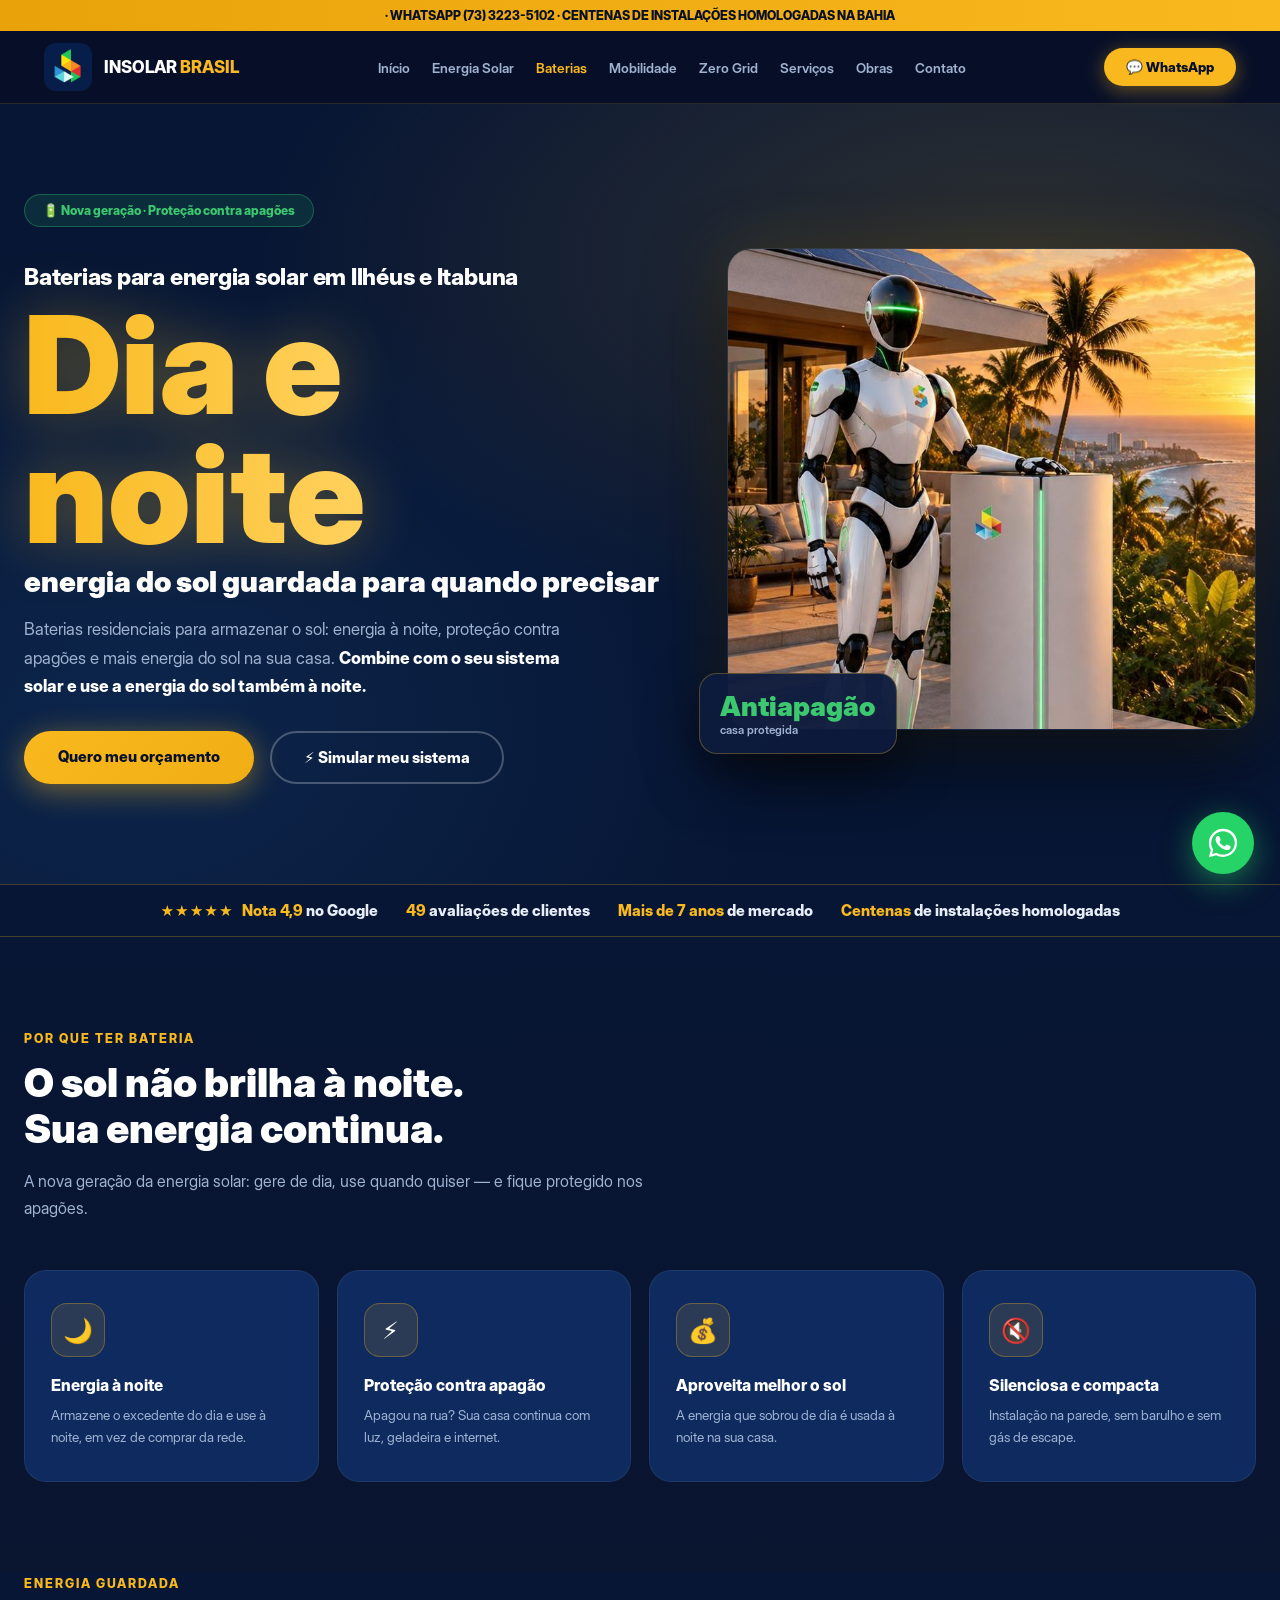
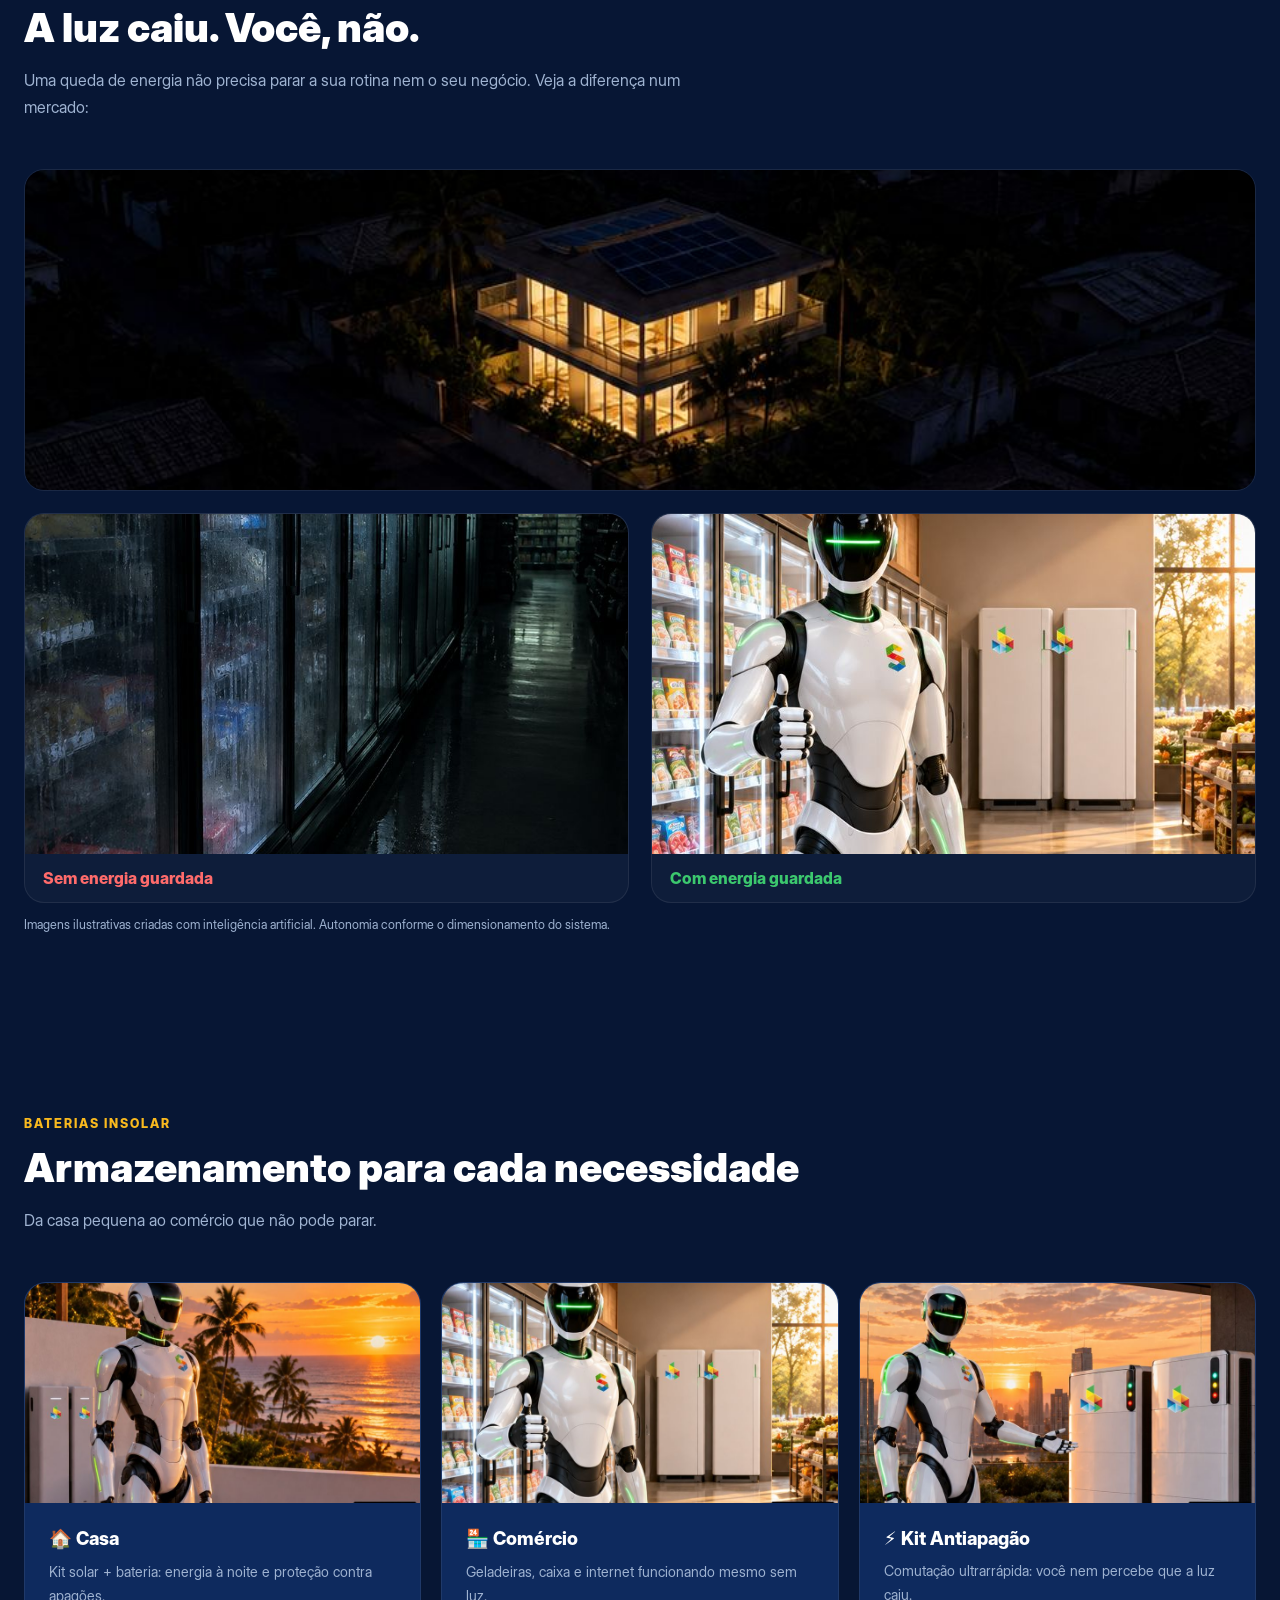
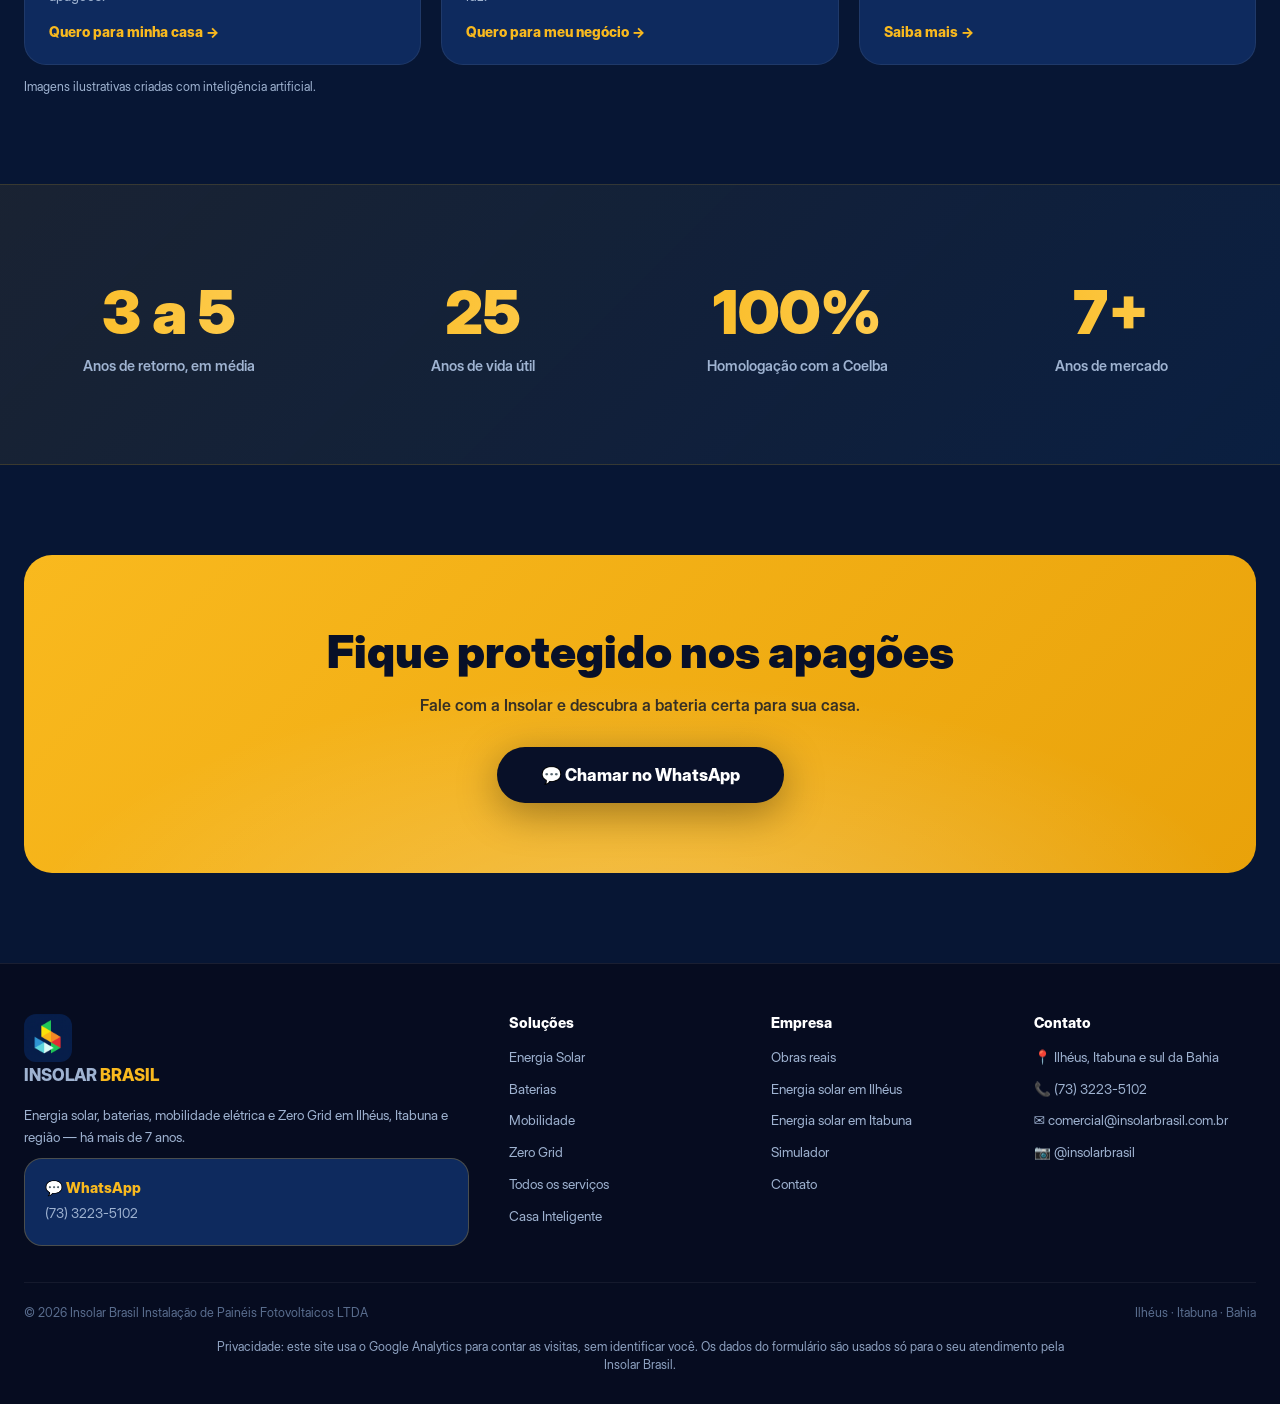
<file: baterias.html>
<!DOCTYPE html>
<html lang="pt-BR">
<head>

<meta charset="UTF-8">
<meta name="viewport" content="width=device-width, initial-scale=1.0">
<title>Baterias para Energia Solar em Ilhéus e Itabuna | Insolar</title>
<!-- BUSCAS -->
<meta name="description" content="Baterias e sistema híbrido em Ilhéus e Itabuna: energia do sol à noite e proteção contra apagões. Insolar Brasil, WhatsApp (73) 3223-5102.">
<link rel="canonical" href="https://insolarbrasil.com.br/baterias.html">
<meta name="robots" content="index, follow">
<meta property="og:type" content="website">
<meta property="og:locale" content="pt_BR">
<meta property="og:site_name" content="Insolar Brasil">
<meta property="og:title" content="Baterias para Energia Solar em Ilhéus e Itabuna | Insolar">
<meta property="og:description" content="Baterias e sistema híbrido em Ilhéus e Itabuna: energia do sol à noite e proteção contra apagões. Insolar Brasil, WhatsApp (73) 3223-5102.">
<meta property="og:url" content="https://insolarbrasil.com.br/baterias.html">
<meta property="og:image" content="https://insolarbrasil.com.br/img/og/og-baterias.jpg">
<meta property="og:image:width" content="1200">
<meta property="og:image:height" content="630">
<link rel="icon" href="img/logo-e194f5c9.png">
<script type="application/ld+json">{"@context": "https://schema.org", "@type": "WebPage", "name": "Baterias para Energia Solar em Ilhéus e Itabuna | Insolar", "url": "https://insolarbrasil.com.br/baterias.html", "description": "Baterias para energia solar e upgrade para sistema híbrido em Ilhéus e Itabuna: energia à noite e proteção contra apagões. Insolar Brasil, WhatsApp (73) 3223-5102.", "publisher": {"@id": "https://insolarbrasil.com.br/#empresa"}}</script>
<!-- /BUSCAS -->

<style>
@font-face{font-family:'Inter';src:url(fontes/inter-display-400.woff) format('woff');font-weight:400;font-display:swap}
@font-face{font-family:'Inter';src:url(fontes/inter-display-600.woff) format('woff');font-weight:600;font-display:swap}
@font-face{font-family:'Inter';src:url(fontes/inter-display-800.woff) format('woff');font-weight:800;font-display:swap}
@font-face{font-family:'Inter';src:url(fontes/inter-display-900.woff) format('woff');font-weight:900;font-display:swap}


:root{--laranja:#F9B91E;--amarelo:#FFD05A;--azul-noite:#071634;--azul:#0E2A5E;--verde:#3CC86E;--vermelho:#FF5050;--superficie:#0E2A5E;--superficie2:#13366F;--suave:#9FB3D1}
*{margin:0;padding:0;box-sizing:border-box}
html{scroll-behavior:smooth}
body{font-family:'Inter',system-ui,sans-serif;background:var(--azul-noite);color:#fff;overflow-x:hidden}
img{max-width:100%;display:block}
/* TOPBAR */
.topbar{background:linear-gradient(90deg,#E9A20A,var(--laranja));color:#081028;font-size:.78rem;font-weight:700;padding:8px 24px;text-align:center}
/* HEADER */
header{position:sticky;top:0;z-index:100;background:rgba(8,16,40,.96);backdrop-filter:blur(12px);border-bottom:1px solid rgba(249,185,30,.15)}
.nav{max-width:1240px;margin:0 auto;display:flex;align-items:center;justify-content:space-between;padding:12px 24px;gap:16px}
.logo{display:flex;align-items:center;gap:12px;text-decoration:none;color:#fff}
.logo img{width:48px;height:48px;border-radius:12px;object-fit:cover}
.logo span{font-weight:800;font-size:1.05rem}.logo span b{color:var(--laranja)}
.menu{display:flex;gap:22px;list-style:none}
.menu a{color:var(--suave);text-decoration:none;font-size:.85rem;font-weight:600;transition:.2s}
.menu a:hover,.menu a.ativo{color:var(--laranja)}
.btn-wpp{background:var(--laranja);color:#081028!important;padding:11px 22px;border-radius:50px;font-weight:800;font-size:.85rem;text-decoration:none;box-shadow:0 4px 20px rgba(249,185,30,.4);transition:.2s;white-space:nowrap}
.btn-wpp:hover{transform:translateY(-2px)}
/* HERO */
.hero{position:relative;padding:90px 24px 100px;overflow:hidden}
.hero::before{content:'';position:absolute;inset:0;background:radial-gradient(ellipse 60% 50% at 80% 20%,rgba(249,185,30,.16),transparent),radial-gradient(ellipse 50% 60% at 10% 80%,rgba(27,79,138,.28),transparent)}
.hero-inner{max-width:1240px;margin:0 auto;display:grid;grid-template-columns:1.1fr .9fr;gap:56px;align-items:center;position:relative;z-index:2}
.badge{display:inline-flex;gap:8px;background:rgba(46,204,113,.12);border:1px solid rgba(46,204,113,.35);color:var(--verde);padding:8px 18px;border-radius:50px;font-size:.78rem;font-weight:700;margin-bottom:22px}
.hero-num{font-size:clamp(4.5rem,11vw,8.5rem);font-weight:900;line-height:.95;background:linear-gradient(90deg,var(--laranja),var(--amarelo),var(--laranja));-webkit-background-clip:text;background-clip:text;color:transparent;filter:drop-shadow(0 0 30px rgba(249,185,30,.35));animation:glow 3s ease-in-out infinite;margin-bottom:6px}
@keyframes glow{0%,100%{filter:drop-shadow(0 0 20px rgba(249,185,30,.25))}50%{filter:drop-shadow(0 0 45px rgba(249,185,30,.5))}}
.hero-num-lbl{font-size:clamp(1.2rem,2.6vw,1.8rem);font-weight:900;margin-bottom:16px}
.hero p.sub{color:var(--suave);font-size:1.05rem;line-height:1.7;margin-bottom:30px;max-width:540px}
.ctas{display:flex;gap:16px;flex-wrap:wrap}
.btn-primary{background:linear-gradient(135deg,var(--laranja),#F0AE14);color:#081028;padding:16px 34px;border-radius:50px;font-weight:800;font-size:.95rem;text-decoration:none;box-shadow:0 6px 30px rgba(249,185,30,.45);transition:.2s;display:inline-block}
.btn-primary:hover{transform:translateY(-3px)}
.btn-ghost{border:2px solid rgba(255,255,255,.25);color:#fff;padding:15px 32px;border-radius:50px;font-weight:700;font-size:.95rem;text-decoration:none;transition:.2s;display:inline-block}
.btn-ghost:hover{border-color:var(--laranja);color:var(--laranja)}
.hero-visual{position:relative}
.frame{border-radius:24px;overflow:hidden;box-shadow:0 30px 80px rgba(0,0,0,.6),0 0 60px rgba(249,185,30,.15);border:1px solid rgba(255,255,255,.08)}
.frame img{width:100%;height:480px;object-fit:cover}
.float-card{position:absolute;bottom:-24px;left:-28px;background:rgba(13,27,62,.95);border:1px solid rgba(249,185,30,.3);border-radius:18px;padding:16px 20px;box-shadow:0 20px 50px rgba(0,0,0,.5)}
.float-card .n{font-size:1.7rem;font-weight:900;color:var(--verde)}
.float-card .l{font-size:.72rem;color:var(--suave);font-weight:600}
/* SECOES */
section{padding:90px 24px}
.container{max-width:1240px;margin:0 auto}
.tag{display:inline-block;color:var(--laranja);font-weight:800;font-size:.78rem;letter-spacing:2px;text-transform:uppercase;margin-bottom:14px}
.h2{font-size:clamp(1.7rem,3.5vw,2.5rem);font-weight:900;margin-bottom:16px;line-height:1.15}
.sub{color:var(--suave);max-width:660px;line-height:1.7;margin-bottom:48px}
/* PILARES */
.pilares{background:linear-gradient(180deg,var(--azul-noite),#0A1530)}
.grid4{display:grid;grid-template-columns:repeat(4,1fr);gap:18px}
.pilar{background:var(--superficie);border:1px solid rgba(255,255,255,.07);border-radius:22px;padding:32px 26px;transition:.25s}
.pilar:hover{border-color:rgba(249,185,30,.4);transform:translateY(-4px)}
.pilar .ic{width:54px;height:54px;background:rgba(249,185,30,.12);border:1px solid rgba(249,185,30,.3);border-radius:16px;display:flex;align-items:center;justify-content:center;font-size:1.5rem;margin-bottom:18px}
.pilar h4{font-weight:800;margin-bottom:10px;font-size:1rem}
.pilar p{color:var(--suave);font-size:.85rem;line-height:1.6}
/* CARDS PRODUTO */
.grid3{display:grid;grid-template-columns:repeat(3,1fr);gap:20px}
.pcard{background:var(--superficie);border:1px solid rgba(255,255,255,.07);border-radius:22px;overflow:hidden;transition:.25s;display:flex;flex-direction:column}
.pcard:hover{transform:translateY(-6px);border-color:rgba(249,185,30,.45);box-shadow:0 20px 50px rgba(0,0,0,.5),0 0 40px rgba(249,185,30,.12)}
.pcard .pimg{height:220px;overflow:hidden}
.pcard .pimg img{width:100%;height:100%;object-fit:cover;transition:.5s}
.pcard:hover .pimg img{transform:scale(1.06)}
.pcard .pbody{padding:24px;flex:1;display:flex;flex-direction:column;gap:10px}
.pcard h3{font-size:1.15rem;font-weight:800}
.pcard p{color:var(--suave);font-size:.88rem;line-height:1.65;flex:1}
.blink{color:var(--laranja);font-weight:800;font-size:.88rem;text-decoration:none;display:inline-flex;gap:6px;margin-top:6px}
.blink:hover{gap:10px}
/* NUMEROS */
.numeros{background:linear-gradient(135deg,rgba(249,185,30,.08),rgba(27,79,138,.15));border-top:1px solid rgba(249,185,30,.15);border-bottom:1px solid rgba(249,185,30,.15)}
.grid4n{display:grid;grid-template-columns:repeat(4,1fr);gap:24px;text-align:center}
.num{font-size:clamp(2.4rem,5vw,3.8rem);font-weight:900;background:linear-gradient(90deg,var(--laranja),var(--amarelo));-webkit-background-clip:text;background-clip:text;color:transparent}
.lbl{color:var(--suave);font-weight:600;font-size:.9rem;margin-top:8px}
/* SIMULADOR */
.simulador{background:linear-gradient(135deg,rgba(249,185,30,.1),rgba(27,79,138,.2))}
.sim-box{max-width:760px;margin:0 auto;background:var(--superficie);border:1px solid rgba(249,185,30,.25);border-radius:28px;padding:48px 44px;box-shadow:0 30px 80px rgba(0,0,0,.5)}
.sim-box label{display:block;font-weight:800;margin-bottom:12px;font-size:1.05rem}
.sim-box input{width:100%;background:#081028;border:2px solid rgba(255,255,255,.15);border-radius:16px;padding:18px 22px;color:#fff;font-family:inherit;font-size:1.3rem;font-weight:800;margin-bottom:24px;outline:none}
.sim-box input:focus{border-color:var(--laranja)}
.btn-simular{width:100%;background:linear-gradient(135deg,var(--laranja),#F0AE14);color:#081028;border:0;padding:18px;border-radius:50px;font-weight:900;font-size:1.05rem;font-family:inherit;cursor:pointer;box-shadow:0 8px 30px rgba(249,185,30,.45)}
.sim-res{display:none;margin-top:28px;background:rgba(46,204,113,.08);border:1px solid rgba(46,204,113,.3);border-radius:20px;padding:28px}
.sim-res.show{display:block;animation:fadeUp .5s ease}
@keyframes fadeUp{from{opacity:0;transform:translateY(14px)}to{opacity:1;transform:none}}
.sim-grid{display:grid;grid-template-columns:repeat(3,1fr);gap:18px;text-align:center;margin-bottom:20px}
.sim-item .v{font-size:1.8rem;font-weight:900;color:var(--verde)}
.sim-item .l{font-size:.75rem;color:var(--suave);font-weight:600;margin-top:4px}
.sim-nota{font-size:.72rem;color:var(--suave);text-align:center;line-height:1.5}
.sim-cta{text-align:center;margin-top:18px}
/* GALERIA */
.galeria{display:grid;grid-template-columns:repeat(2,1fr);gap:18px}
.gitem{border-radius:20px;overflow:hidden;position:relative;height:340px;border:1px solid rgba(255,255,255,.07)}
.gitem img{width:100%;height:100%;object-fit:cover;transition:.5s}
.gitem:hover img{transform:scale(1.05)}
.gcap{position:absolute;bottom:0;left:0;right:0;background:linear-gradient(transparent,rgba(8,16,40,.95));padding:40px 20px 16px;font-size:.85rem;font-weight:700}
/* FAQ */
.faq{background:linear-gradient(180deg,var(--azul-noite),#0A1530)}
.faq-lista{max-width:820px;margin:0 auto;display:flex;flex-direction:column;gap:14px}
.faq-item{background:var(--superficie);border:1px solid rgba(255,255,255,.07);border-radius:18px;overflow:hidden}
.faq-q{width:100%;background:none;border:0;color:#fff;font-family:inherit;font-weight:800;font-size:1rem;padding:22px 26px;text-align:left;cursor:pointer;display:flex;justify-content:space-between;gap:16px}
.faq-q .seta{color:var(--laranja);font-size:1.2rem;transition:.3s}
.faq-item.open .seta{transform:rotate(45deg)}
.faq-r{max-height:0;overflow:hidden;transition:max-height .35s ease}
.faq-r p{color:var(--suave);font-size:.9rem;line-height:1.7;padding:0 26px 22px}
/* SOBRE */
.sobre-grid{display:grid;grid-template-columns:1fr 1fr;gap:50px;align-items:center}
.sobre-lista{list-style:none;display:flex;flex-direction:column;gap:16px;margin-top:26px}
.sobre-lista li{display:flex;gap:12px;color:var(--suave);font-size:.95rem;line-height:1.6}
.sobre-lista li b{color:#fff}
.mapa{border-radius:22px;overflow:hidden;border:1px solid rgba(255,255,255,.1);box-shadow:0 20px 60px rgba(0,0,0,.5)}
.mapa iframe{width:100%;height:380px;border:0}
/* CTA FINAL */
.cta-final{background:linear-gradient(135deg,#F9B91E,#E9A20A);border-radius:28px;padding:70px 50px;text-align:center;position:relative;overflow:hidden}
.cta-final::before{content:'';position:absolute;inset:0;background:radial-gradient(ellipse 50% 80% at 50% 120%,rgba(255,255,255,.25),transparent)}
.cta-final h2{font-size:clamp(1.8rem,4vw,2.8rem);font-weight:900;color:#081028;margin-bottom:16px;position:relative}
.cta-final p{color:rgba(8,16,40,.8);font-weight:600;margin-bottom:32px;position:relative}
.btn-dark{background:#081028;color:#fff;padding:18px 44px;border-radius:50px;font-weight:800;font-size:1.05rem;text-decoration:none;display:inline-block;box-shadow:0 10px 40px rgba(0,0,0,.35);transition:.2s;position:relative}
.btn-dark:hover{transform:translateY(-3px) scale(1.02)}
/* FOOTER */
footer{border-top:1px solid rgba(255,255,255,.08);padding:50px 24px 30px;background:#060C20}
.footer-grid{max-width:1240px;margin:0 auto;display:grid;grid-template-columns:2fr 1fr 1fr 1fr;gap:40px;margin-bottom:36px}
.footer-grid h5{font-weight:800;margin-bottom:16px;font-size:.9rem}
.footer-grid a,.footer-grid p{color:var(--suave);font-size:.85rem;text-decoration:none;display:block;margin-bottom:10px;line-height:1.6}
.footer-grid a:hover{color:var(--laranja)}
.footer-atend{background:var(--superficie);border:1px solid rgba(249,185,30,.25);border-radius:18px;padding:20px;margin-top:8px}
.footer-atend b{color:var(--laranja);display:block;margin-bottom:6px;font-size:.9rem}
.footer-bottom{max-width:1240px;margin:0 auto;border-top:1px solid rgba(255,255,255,.06);padding-top:22px;display:flex;justify-content:space-between;flex-wrap:wrap;gap:10px;color:#5A6E8F;font-size:.78rem}
/* WPP FLUTUANTE */
.wpp-float{position:fixed;bottom:26px;right:26px;z-index:200;width:62px;height:62px;background:#25D366;border-radius:50%;display:flex;align-items:center;justify-content:center;box-shadow:0 8px 30px rgba(37,211,102,.5);transition:.2s}
.wpp-float:hover{transform:scale(1.1)}
.wpp-float svg{width:34px;height:34px;fill:#fff}
/* RESPONSIVO */
@media(max-width:960px){.topbar{font-size:.66rem}.menu{display:none}.hero-inner{grid-template-columns:1fr;gap:44px}.frame img{height:340px}.grid4,.grid3{grid-template-columns:1fr 1fr}.grid4n{grid-template-columns:1fr 1fr;gap:36px}.galeria{grid-template-columns:1fr 1fr}.sobre-grid{grid-template-columns:1fr}.footer-grid{grid-template-columns:1fr 1fr}.sim-box{padding:34px 24px}.sim-grid{grid-template-columns:1fr;gap:14px}}
@media(max-width:560px){.grid4,.grid3{grid-template-columns:1fr}.galeria{grid-template-columns:1fr}.cta-final{padding:50px 24px}}

.promo-link{color:#F9B91E !important;font-weight:800}

/* MENU NO CELULAR E TABLET */
.btn-menu{display:none;white-space:nowrap;background:transparent;border:1px solid rgba(255,255,255,.3);color:#fff;border-radius:12px;padding:9px 12px;font-family:inherit;font-weight:800;font-size:.95rem;cursor:pointer;margin-left:8px}
@media(max-width:960px){.btn-menu{display:inline-block}
.nav.aberto .menu{display:flex !important;flex-direction:column;position:absolute;top:100%;left:0;right:0;background:#071634;padding:6px 24px 18px;gap:0;border-bottom:2px solid #F9B91E;box-shadow:0 20px 40px rgba(0,0,0,.5);z-index:60;list-style:none;margin:0}
.nav.aberto .menu li a{display:block;padding:14px 4px;border-bottom:1px solid rgba(255,255,255,.08);font-size:1.05rem}
}
@media(max-width:480px){.nav .logo span{display:none}.btn-wpp{padding:10px 14px !important;font-size:.85rem !important}.btn-menu{padding:9px 10px}}
</style>
<!-- Medição de visitas (Google Analytics) -->
<script async src="https://www.googletagmanager.com/gtag/js?id=G-ZY5M0HH46K"></script>
<script>window.dataLayer=window.dataLayer||[];function gtag(){dataLayer.push(arguments);}gtag('js',new Date());gtag('config','G-ZY5M0HH46K');</script>
<link rel="stylesheet" href="insolar-extra.css">
</head>
<body>
<div class="topbar"><a data-fim="2026-11-30T23:59:59-03:00" href="/#promocoes" style="color:inherit;text-decoration:underline">🎁 BLACK NOVEMBRO INSOLAR</a> · WHATSAPP (73) 3223-5102 · CENTENAS DE INSTALAÇÕES HOMOLOGADAS NA BAHIA</div>
<header><nav class="nav">
  <a href="/" class="logo"><img src="img/logo-e194f5c9.png" alt="Logo"><span>INSOLAR <b>BRASIL</b></span></a>
  <ul class="menu">
    <li><a href="/">Início</a></li>
    <li><a href="energia-solar.html">Energia Solar</a></li>
    <li><a href="baterias.html" class="ativo">Baterias</a></li>
    <li><a href="mobilidade.html">Mobilidade</a></li>
    <li><a href="zero-grid.html">Zero Grid</a></li>
    <li><a href="servicos.html">Serviços</a></li>
    <li><a href="obras.html">Obras</a></li>
    <li data-fim="2026-11-30T23:59:59-03:00"><a href="/#promocoes" class="promo-link">🎁 Promoções</a></li>
    <li><a href="contato.html">Contato</a></li>
  </ul>
  <a class="btn-wpp" href="https://wa.me/557332235102?text=Ol%C3%A1!%20Quero%20um%20or%C3%A7amento%20de%20energia%20solar" target="_blank">💬 WhatsApp</a>
  <button class="btn-menu" aria-label="Abrir menu" aria-expanded="false">☰ Menu</button>
</nav></header>

<section class="hero">
  <div class="hero-inner">
    <div>
      <span class="badge">🔋 Nova geração · Proteção contra apagões</span>
      <h1 class="hero-h1">Baterias para energia solar em Ilhéus e Itabuna</h1>
      <div class="hero-num">Dia e noite</div>
      <div class="hero-num-lbl">energia do sol guardada para quando precisar</div>
      <p class="sub">Baterias residenciais para armazenar o sol: energia à noite, proteção contra apagões e mais energia do sol na sua casa. <b style="color:#fff">Combine com o seu sistema solar e use a energia do sol também à noite.</b></p>
      <div class="ctas">
        <a class="btn-primary" href="https://wa.me/557332235102?text=Ol%C3%A1!%20Quero%20um%20or%C3%A7amento%20de%20energia%20solar" target="_blank">Quero meu orçamento</a>
        <a class="btn-ghost" href="index.html#simulador">⚡ Simular meu sistema</a>
      </div>
    </div>
    <div class="hero-visual">
      <div class="frame"><img src="img/bateria-robo-terraco.jpg" style="object-position:center top" alt="Assistente Insolar ao lado de uma bateria residencial num terraço com placas solares — imagem ilustrativa"></div>
      <div class="float-card"><div class="n">Antiapagão</div><div class="l">casa protegida</div></div>
    </div>
  </div>
</section>

<section class="faixa-confianca" aria-label="Por que confiar na Insolar Brasil">
  <ul class="fc-lista">
    <li><a href="https://search.google.com/local/reviews?placeid=ChIJbVTzzjWhOQcRcDC-6sE3xgE" target="_blank" rel="noopener"><span class="fc-estrelas">★★★★★</span><span><b>Nota 4,9</b> no Google</span></a></li>
    <li><a href="https://search.google.com/local/reviews?placeid=ChIJbVTzzjWhOQcRcDC-6sE3xgE" target="_blank" rel="noopener"><span><b>49</b> avaliações de clientes</span></a></li>
    <li><span><b>Mais de 7 anos</b> de mercado</span></li>
    <li><span><b>Centenas</b> de instalações homologadas</span></li>
  </ul>
</section>


<section class="pilares">
  <div class="container">
    <span class="tag">Por que ter bateria</span>
    <h2 class="h2">O sol não brilha à noite.<br>Sua energia continua.</h2>
    <p class="sub">A nova geração da energia solar: gere de dia, use quando quiser — e fique protegido nos apagões.</p>
    <div class="grid4">
      <div class="pilar"><div class="ic">🌙</div><h4>Energia à noite</h4><p>Armazene o excedente do dia e use à noite, em vez de comprar da rede.</p></div>
      <div class="pilar"><div class="ic">⚡</div><h4>Proteção contra apagão</h4><p>Apagou na rua? Sua casa continua com luz, geladeira e internet.</p></div>
      <div class="pilar"><div class="ic">💰</div><h4>Aproveita melhor o sol</h4><p>A energia que sobrou de dia é usada à noite na sua casa.</p></div>
      <div class="pilar"><div class="ic">🔇</div><h4>Silenciosa e compacta</h4><p>Instalação na parede, sem barulho e sem gás de escape.</p></div>
    </div>
  </div>
</section>

<section style="padding-top:0">
  <div class="container">
    <span class="tag">Energia guardada</span>
    <h2 class="h2">A luz caiu. Você, não.</h2>
    <p class="sub">Uma queda de energia não precisa parar a sua rotina nem o seu negócio. Veja a diferença num mercado:</p>
    <div style="border-radius:20px;overflow:hidden;margin-bottom:22px;border:1px solid rgba(255,255,255,.08)"><img src="img/bairro-apagado-casa-acesa.jpg" alt="Bairro apagado à noite com uma única casa iluminada, com placas solares e bateria — imagem ilustrativa" loading="lazy" style="width:100%;height:320px;object-fit:cover;display:block"></div>
    <div style="display:grid;grid-template-columns:repeat(auto-fit,minmax(260px,1fr));gap:22px">
      <figure style="margin:0;border-radius:20px;overflow:hidden;border:1px solid rgba(255,255,255,.08);background:rgba(255,255,255,.03)"><img src="img/mercado-sem-energia.jpg" alt="Mercado sem energia, freezers apagados e gelo derretendo — imagem ilustrativa" loading="lazy" style="width:100%;height:340px;object-fit:cover;display:block"><figcaption style="padding:14px 18px;font-weight:800;color:#ff6b6b">Sem energia guardada</figcaption></figure>
      <figure style="margin:0;border-radius:20px;overflow:hidden;border:1px solid rgba(255,255,255,.08);background:rgba(255,255,255,.03)"><img src="img/mercado-com-energia.jpg" alt="Mercado com freezers funcionando graças às baterias — imagem ilustrativa" loading="lazy" style="width:100%;height:340px;object-fit:cover;object-position:center top;display:block"><figcaption style="padding:14px 18px;font-weight:800;color:#3CC86E">Com energia guardada</figcaption></figure>
    </div>
    <p style="color:var(--suave);font-size:.78rem;margin-top:14px">Imagens ilustrativas criadas com inteligência artificial. Autonomia conforme o dimensionamento do sistema.</p>
  </div>
</section>

<section>
  <div class="container">
    <span class="tag">Baterias Insolar</span>
    <h2 class="h2">Armazenamento para cada necessidade</h2>
    <p class="sub">Da casa pequena ao comércio que não pode parar.</p>
    <div class="grid3">
      <div class="pcard"><div class="pimg"><img src="img/bateria-robo-pousada.jpg" alt="Baterias instaladas no terraço de uma casa à beira-mar — imagem ilustrativa" loading="lazy"></div><div class="pbody"><h3>🏠 Casa</h3><p>Kit solar + bateria: energia à noite e proteção contra apagões.</p><a class="blink" href="https://wa.me/557332235102?text=Ol%C3%A1!%20Quero%20bateria%20residencial" target="_blank">Quero para minha casa →</a></div></div>
      <div class="pcard"><div class="pimg"><img src="img/bateria-robo-mercado.jpg" alt="Mercado com freezers funcionando e baterias ao fundo — imagem ilustrativa" loading="lazy"></div><div class="pbody"><h3>🏪 Comércio</h3><p>Geladeiras, caixa e internet funcionando mesmo sem luz.</p><a class="blink" href="https://wa.me/557332235102?text=Ol%C3%A1!%20Quero%20bateria%20para%20com%C3%A9rcio" target="_blank">Quero para meu negócio →</a></div></div>
      <div class="pcard"><div class="pimg"><img src="img/bateria-robo-gabinetes.jpg" alt="Gabinetes de baterias para armazenamento de energia — imagem ilustrativa" loading="lazy"></div><div class="pbody"><h3>⚡ Kit Antiapagão</h3><p>Comutação ultrarrápida: você nem percebe que a luz caiu.</p><a class="blink" href="https://wa.me/557332235102?text=Ol%C3%A1!%20Quero%20o%20Kit%20Antiapag%C3%A3o" target="_blank">Saiba mais →</a></div></div>
    </div>
    <p style="color:var(--suave);font-size:.78rem;margin-top:14px">Imagens ilustrativas criadas com inteligência artificial.</p>
  </div>
</section>

<section class="numeros">
  <div class="container"><div class="grid4n">
    <div><div class="num">3 a 5</div><div class="lbl">Anos de retorno, em média</div></div>
    <div><div class="num">25</div><div class="lbl">Anos de vida útil</div></div>
    <div><div class="num">100%</div><div class="lbl">Homologação com a Coelba</div></div>
    <div><div class="num">7+</div><div class="lbl">Anos de mercado</div></div>
  </div></div>
</section>

<section>
  <div class="container">
    <div class="cta-final">
      <h2>Fique protegido nos apagões</h2>
      <p>Fale com a Insolar e descubra a bateria certa para sua casa.</p>
      <a class="btn-dark" href="https://wa.me/557332235102?text=Ol%C3%A1!%20Quero%20saber%20mais%20sobre%20baterias" target="_blank">💬 Chamar no WhatsApp</a>
    </div>
  </div>
</section>

<footer>
  <div class="footer-grid">
    <div>
      <a href="/" class="logo" style="margin-bottom:16px"><img src="img/logo-e194f5c9.png" alt="Logo"><span>INSOLAR <b>BRASIL</b></span></a>
      <p>Energia solar, baterias, mobilidade elétrica e Zero Grid em Ilhéus, Itabuna e região — há mais de 7 anos.</p>
      <div class="footer-atend"><b>💬 WhatsApp</b><p style="margin:0">(73) 3223-5102</p></div>
    </div>
    <div>
      <h5>Soluções</h5>
      <a href="energia-solar.html">Energia Solar</a>
      <a href="baterias.html">Baterias</a>
      <a href="mobilidade.html">Mobilidade</a>
      <a href="zero-grid.html">Zero Grid</a>
      <a href="servicos.html">Todos os serviços</a>
      <a href="casa-inteligente.html">Casa Inteligente</a>
    </div>
    <div>
      <h5>Empresa</h5>
      <a href="obras.html">Obras reais</a>
      <a href="energia-solar-ilheus.html">Energia solar em Ilhéus</a>
      <a href="energia-solar-itabuna.html">Energia solar em Itabuna</a>
      <a href="index.html#simulador">Simulador</a>
      <a href="contato.html">Contato</a>
    </div>
    <div>
      <h5>Contato</h5>
      <p>📍 Ilhéus, Itabuna e sul da Bahia</p>
      <p>📞 (73) 3223-5102</p>
      <p>✉️ comercial@insolarbrasil.com.br</p>
      <a href="https://instagram.com/insolarbrasil" target="_blank">📷 @insolarbrasil</a>
    </div>
  </div>
  <div class="footer-bottom"><span>© 2026 Insolar Brasil Instalação de Painéis Fotovoltaicos LTDA</span><span>Ilhéus · Itabuna · Bahia</span></div>
<p class="aviso-privacidade">Privacidade: este site usa o Google Analytics para contar as visitas, sem identificar você. Os dados do formulário são usados só para o seu atendimento pela Insolar Brasil.</p>
</footer>

<a class="wpp-float" href="https://wa.me/557332235102?text=Ol%C3%A1!%20Vim%20da%20p%C3%A1gina%20de%20Energia%20Solar" target="_blank" aria-label="WhatsApp">
  <svg viewBox="0 0 32 32"><path d="M16 2.7C8.7 2.7 2.7 8.7 2.7 16c0 2.3.6 4.6 1.8 6.6L2.7 29.3l6.9-1.8c1.9 1 4.1 1.6 6.4 1.6 7.3 0 13.3-6 13.3-13.3S23.3 2.7 16 2.7zm0 24.2c-2 0-4-.5-5.7-1.5l-.4-.2-4.1 1.1 1.1-4-.3-.4c-1.1-1.8-1.7-3.8-1.7-5.9 0-6.1 5-11.1 11.1-11.1s11.1 5 11.1 11.1-5 11-11.1 11zm6.1-8.3c-.3-.2-2-1-2.3-1.1-.3-.1-.5-.2-.8.2-.2.3-.9 1.1-1.1 1.3-.2.2-.4.2-.7.1-.3-.2-1.4-.5-2.6-1.6-1-.9-1.6-2-1.8-2.3-.2-.3 0-.5.1-.7l.5-.6c.2-.2.2-.4.3-.6.1-.2 0-.4 0-.6-.1-.2-.8-1.9-1.1-2.6-.3-.7-.6-.6-.8-.6h-.7c-.2 0-.6.1-.9.4-.3.3-1.2 1.2-1.2 2.9s1.2 3.4 1.4 3.6c.2.2 2.5 3.8 6 5.3.8.4 1.5.6 2 .7.8.3 1.6.2 2.2.1.7-.1 2-.8 2.3-1.6.3-.8.3-1.5.2-1.6-.1-.2-.3-.3-.6-.4z"/></svg>
</a>
<script>(function(){var a=new Date();document.querySelectorAll('[data-fim]').forEach(function(e){if(a>new Date(e.getAttribute('data-fim')))e.remove();});})();</script>
<script>(function(){var b=document.querySelector('.btn-menu'),n=document.querySelector('.nav');if(!b||!n)return;b.addEventListener('click',function(){var a=n.classList.toggle('aberto');b.setAttribute('aria-expanded',a);b.textContent=a?'✕ Fechar':'☰ Menu';});n.querySelectorAll('.menu a').forEach(function(l){l.addEventListener('click',function(){n.classList.remove('aberto');b.textContent='☰ Menu';});});})();</script>
<script src="site.js" defer></script>
</body>
</html>
</file>
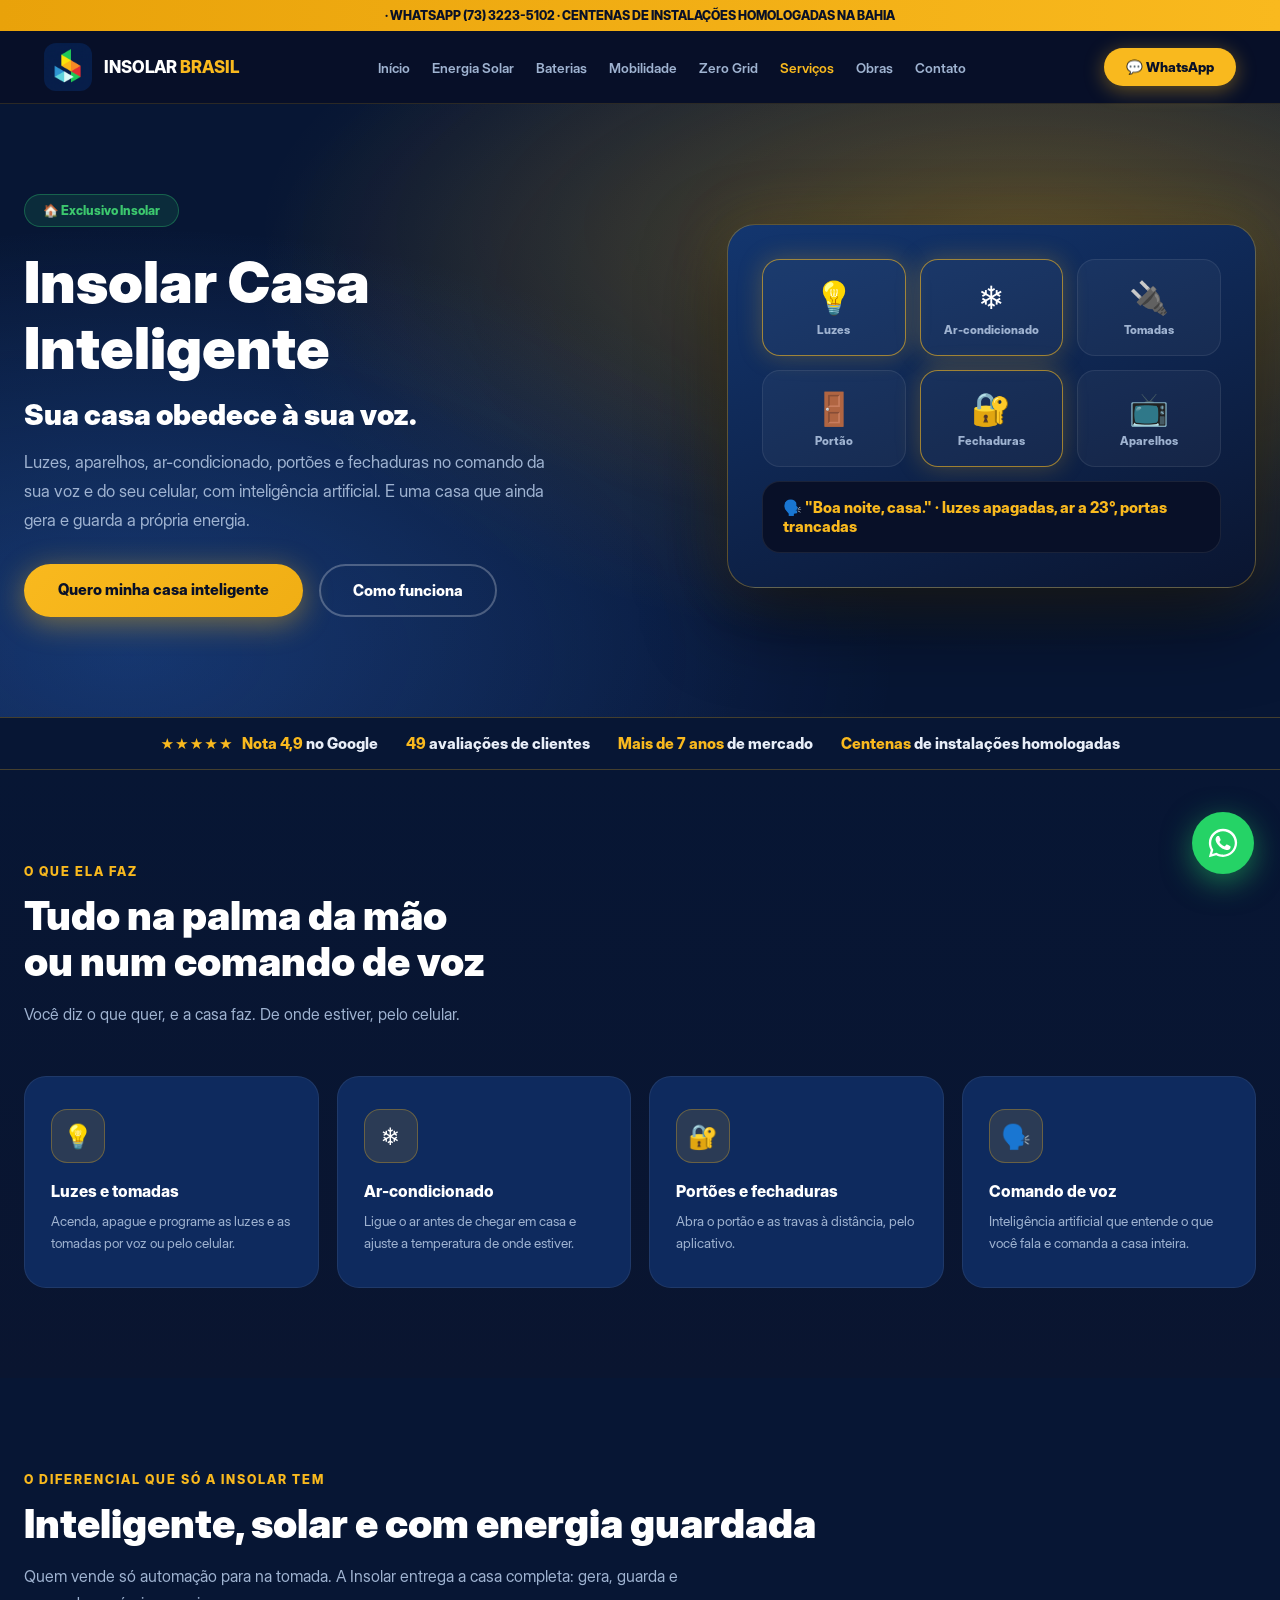
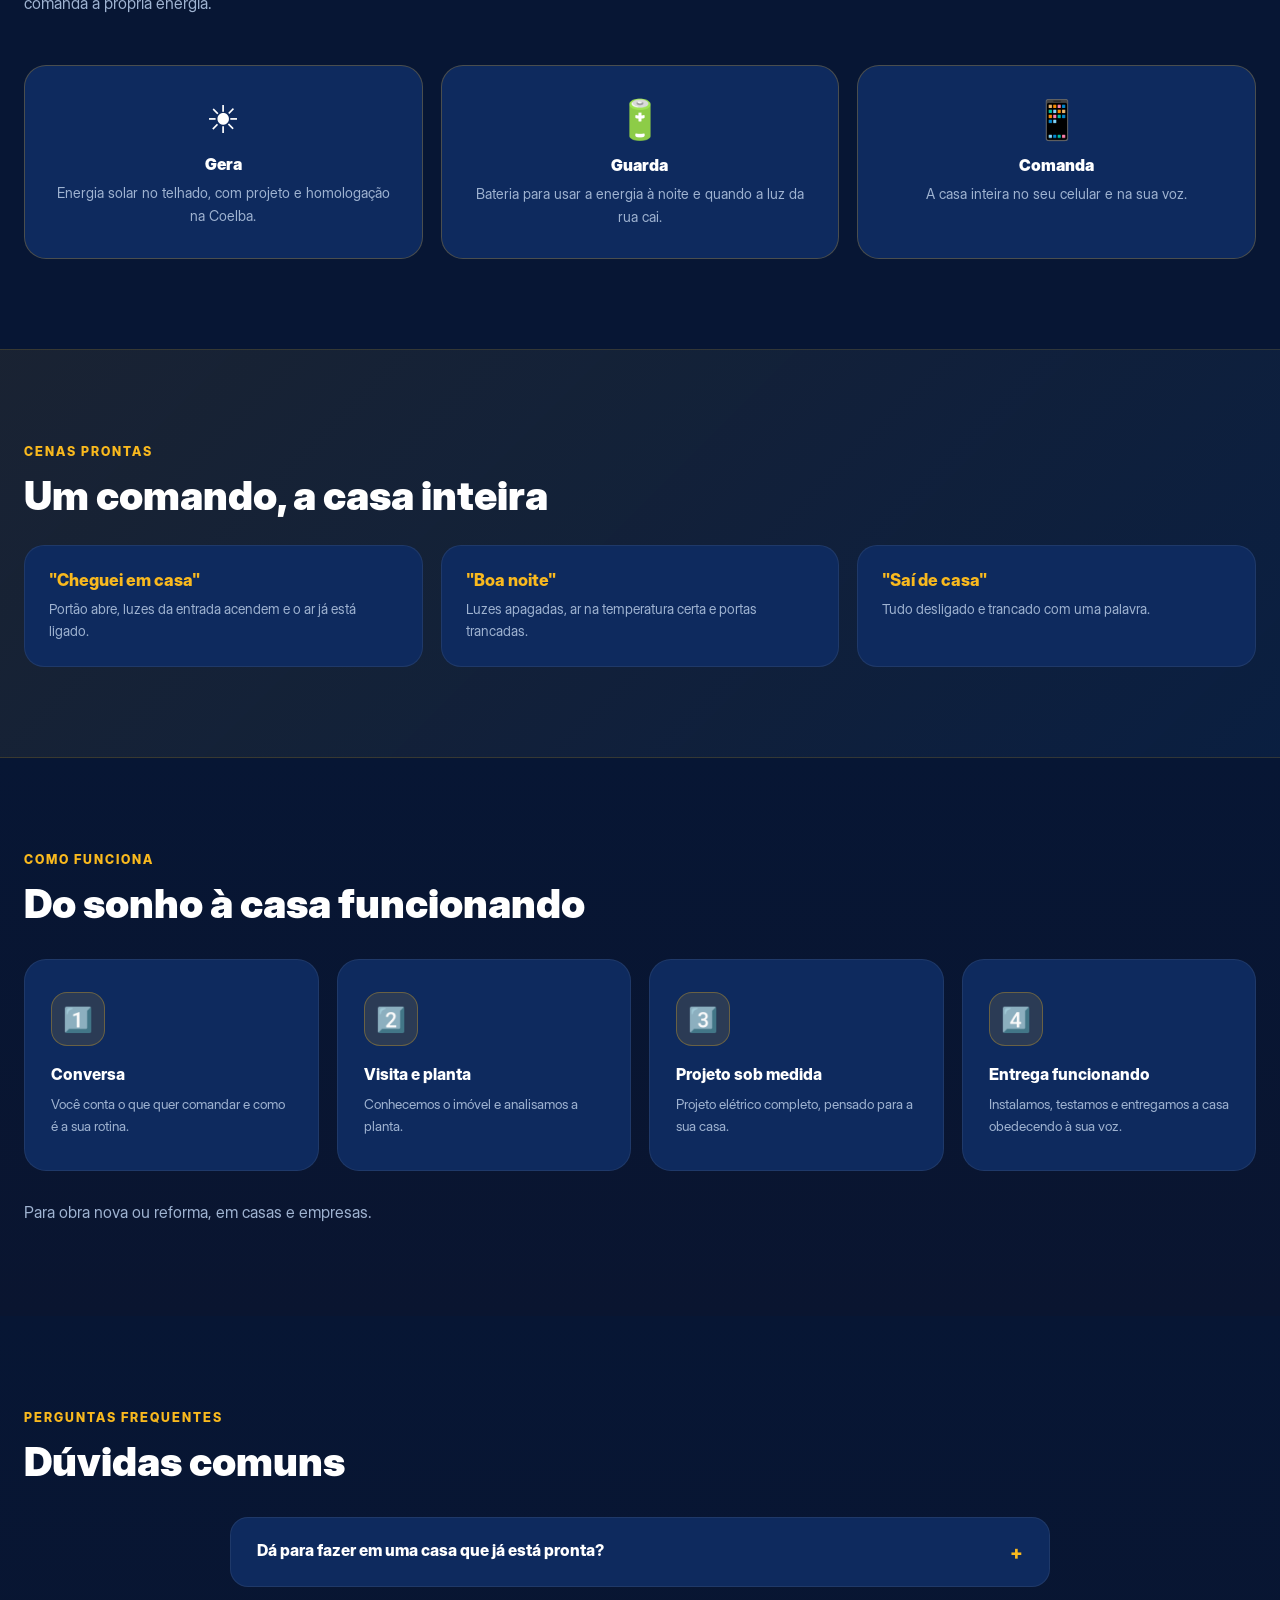
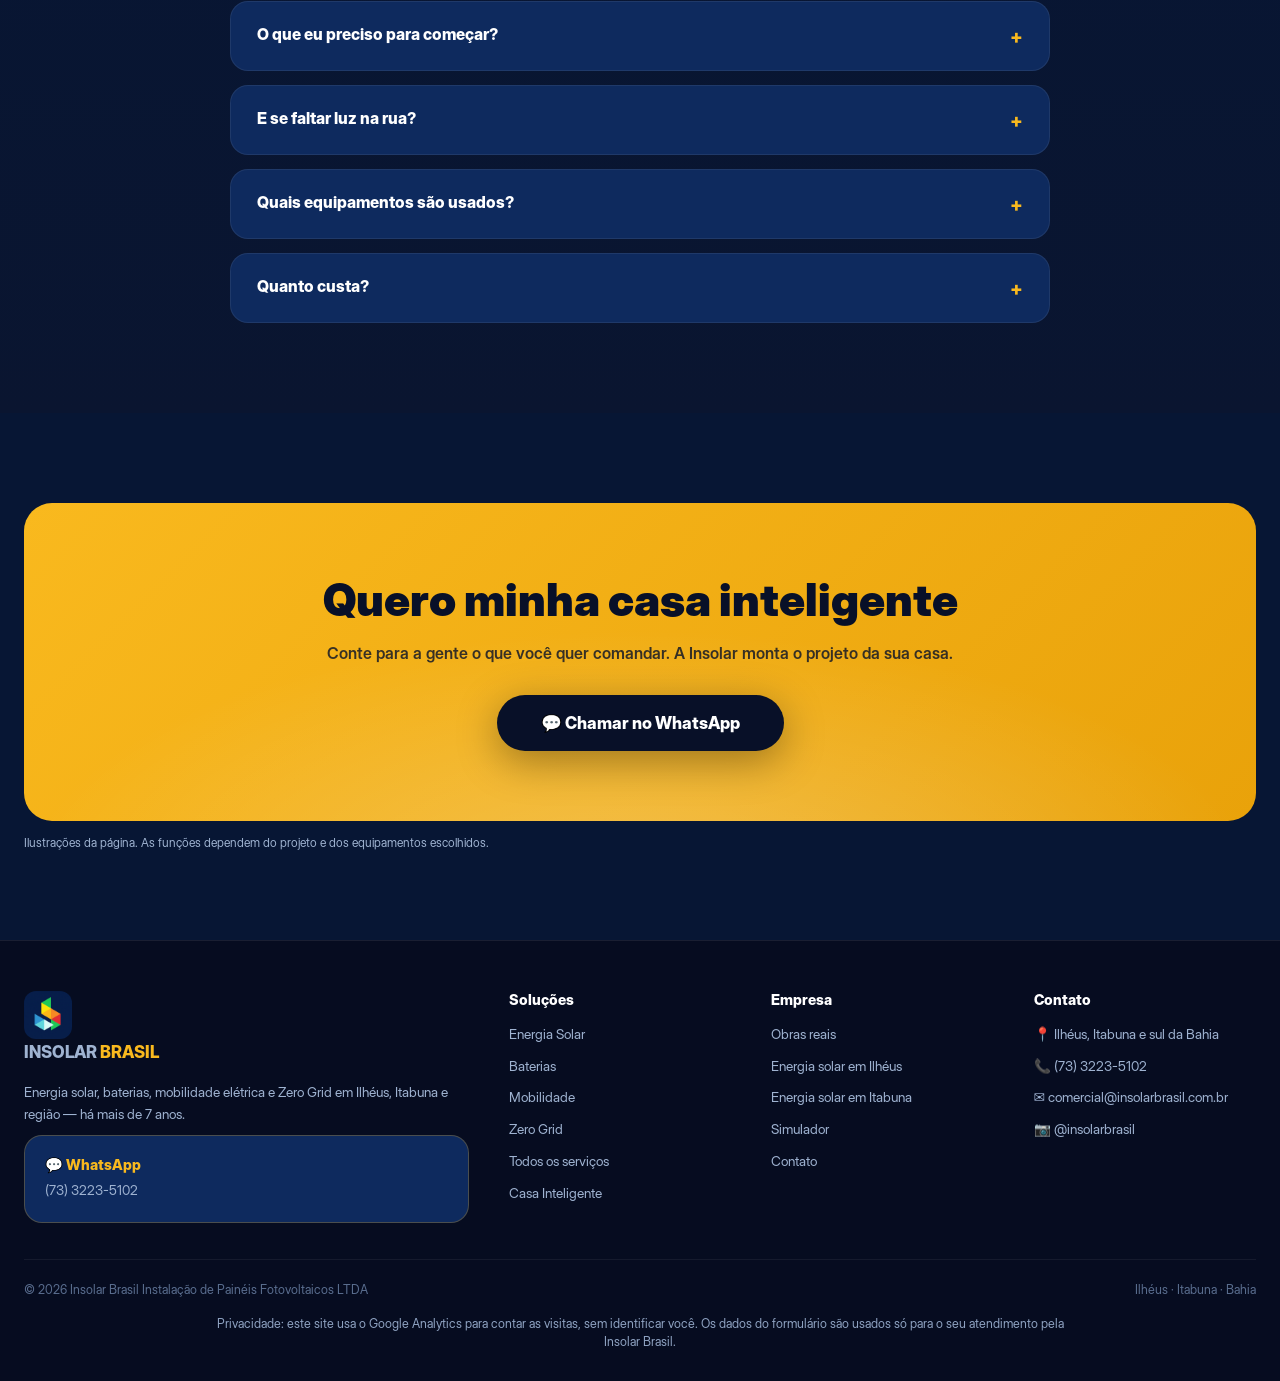
<file: casa-inteligente.html>
<!DOCTYPE html>
<html lang="pt-BR">
<head>

<meta charset="UTF-8">
<meta name="viewport" content="width=device-width, initial-scale=1.0">
<title>Casa Inteligente em Ilhéus e Itabuna | Insolar Brasil</title>
<!-- BUSCAS -->
<meta name="description" content="Insolar Casa Inteligente: luzes, ar-condicionado, portões e fechaduras por voz e celular, junto com energia solar e bateria. Ilhéus, Itabuna e Bahia.">
<link rel="canonical" href="https://insolarbrasil.com.br/casa-inteligente.html">
<meta name="robots" content="index, follow">
<meta property="og:type" content="website">
<meta property="og:locale" content="pt_BR">
<meta property="og:site_name" content="Insolar Brasil">
<meta property="og:title" content="Casa Inteligente em Ilhéus e Itabuna | Insolar Brasil">
<meta property="og:description" content="Insolar Casa Inteligente: luzes, ar-condicionado, portões e fechaduras por voz e celular, junto com energia solar e bateria. Ilhéus, Itabuna e Bahia.">
<meta property="og:url" content="https://insolarbrasil.com.br/casa-inteligente.html">
<meta property="og:image" content="https://insolarbrasil.com.br/img/og/og-casa-inteligente.jpg">
<meta property="og:image:width" content="1200">
<meta property="og:image:height" content="630">
<link rel="icon" href="img/logo-e194f5c9.png">
<script type="application/ld+json">{"@context": "https://schema.org", "@type": "WebPage", "name": "Casa Inteligente em Ilhéus e Itabuna | Insolar Brasil", "url": "https://insolarbrasil.com.br/casa-inteligente.html", "description": "Insolar Casa Inteligente: luzes, ar-condicionado, portões e fechaduras por comando de voz e celular, junto com energia solar e bateria. Projeto sob medida em Ilhéus, Itabuna e Bahia.", "inLanguage": "pt-BR", "isPartOf": {"@type": "WebSite", "name": "Insolar Brasil", "url": "https://insolarbrasil.com.br/"}}</script><script type="application/ld+json">{"@context": "https://schema.org", "@type": "FAQPage", "mainEntity": [{"@type": "Question", "name": "Dá para fazer em uma casa que já está pronta?", "acceptedAnswer": {"@type": "Answer", "text": "Sim. A Casa Inteligente é feita em obra nova ou em reforma. Na visita, avaliamos o que dá para fazer no seu imóvel."}}, {"@type": "Question", "name": "O que eu preciso para começar?", "acceptedAnswer": {"@type": "Answer", "text": "A planta do imóvel e a lista do que você quer comandar: luzes, ar-condicionado, portões, fechaduras e aparelhos."}}, {"@type": "Question", "name": "E se faltar luz na rua?", "acceptedAnswer": {"@type": "Answer", "text": "Com energia solar e bateria Insolar, os circuitos escolhidos no projeto continuam funcionando. A autonomia depende do tamanho do sistema."}}, {"@type": "Question", "name": "Quais equipamentos são usados?", "acceptedAnswer": {"@type": "Answer", "text": "Equipamentos e aplicativos de fabricantes especializados, com a garantia de cada fabricante. A Insolar faz o projeto e a instalação."}}, {"@type": "Question", "name": "Quanto custa?", "acceptedAnswer": {"@type": "Answer", "text": "Cada casa é um projeto sob medida, de acordo com o que você quer. Fale com a Insolar e receba o seu orçamento."}}]}</script>
<!-- /BUSCAS -->

<style>
@font-face{font-family:'Inter';src:url(fontes/inter-display-400.woff) format('woff');font-weight:400;font-display:swap}
@font-face{font-family:'Inter';src:url(fontes/inter-display-600.woff) format('woff');font-weight:600;font-display:swap}
@font-face{font-family:'Inter';src:url(fontes/inter-display-800.woff) format('woff');font-weight:800;font-display:swap}
@font-face{font-family:'Inter';src:url(fontes/inter-display-900.woff) format('woff');font-weight:900;font-display:swap}


:root{--laranja:#F9B91E;--amarelo:#FFD05A;--azul-noite:#071634;--azul:#0E2A5E;--verde:#3CC86E;--vermelho:#FF5050;--superficie:#0E2A5E;--superficie2:#13366F;--suave:#9FB3D1}
*{margin:0;padding:0;box-sizing:border-box}
html{scroll-behavior:smooth}
body{font-family:'Inter',system-ui,sans-serif;background:var(--azul-noite);color:#fff;overflow-x:hidden}
img{max-width:100%;display:block}
/* TOPBAR */
.topbar{background:linear-gradient(90deg,#E9A20A,var(--laranja));color:#081028;font-size:.78rem;font-weight:700;padding:8px 24px;text-align:center}
/* HEADER */
header{position:sticky;top:0;z-index:100;background:rgba(8,16,40,.96);backdrop-filter:blur(12px);border-bottom:1px solid rgba(249,185,30,.15)}
.nav{max-width:1240px;margin:0 auto;display:flex;align-items:center;justify-content:space-between;padding:12px 24px;gap:16px}
.logo{display:flex;align-items:center;gap:12px;text-decoration:none;color:#fff}
.logo img{width:48px;height:48px;border-radius:12px;object-fit:cover}
.logo span{font-weight:800;font-size:1.05rem}.logo span b{color:var(--laranja)}
.menu{display:flex;gap:22px;list-style:none}
.menu a{color:var(--suave);text-decoration:none;font-size:.85rem;font-weight:600;transition:.2s}
.menu a:hover,.menu a.ativo{color:var(--laranja)}
.btn-wpp{background:var(--laranja);color:#081028!important;padding:11px 22px;border-radius:50px;font-weight:800;font-size:.85rem;text-decoration:none;box-shadow:0 4px 20px rgba(249,185,30,.4);transition:.2s;white-space:nowrap}
.btn-wpp:hover{transform:translateY(-2px)}
/* HERO */
.hero{position:relative;padding:90px 24px 100px;overflow:hidden}
.hero::before{content:'';position:absolute;inset:0;background:radial-gradient(ellipse 60% 50% at 80% 20%,rgba(249,185,30,.16),transparent),radial-gradient(ellipse 50% 60% at 10% 80%,rgba(27,79,138,.28),transparent)}
.hero-inner{max-width:1240px;margin:0 auto;display:grid;grid-template-columns:1.1fr .9fr;gap:56px;align-items:center;position:relative;z-index:2}
.badge{display:inline-flex;gap:8px;background:rgba(46,204,113,.12);border:1px solid rgba(46,204,113,.35);color:var(--verde);padding:8px 18px;border-radius:50px;font-size:.78rem;font-weight:700;margin-bottom:22px}
.hero-num{font-size:clamp(4.5rem,11vw,8.5rem);font-weight:900;line-height:.95;background:linear-gradient(90deg,var(--laranja),var(--amarelo),var(--laranja));-webkit-background-clip:text;background-clip:text;color:transparent;filter:drop-shadow(0 0 30px rgba(249,185,30,.35));animation:glow 3s ease-in-out infinite;margin-bottom:6px}
@keyframes glow{0%,100%{filter:drop-shadow(0 0 20px rgba(249,185,30,.25))}50%{filter:drop-shadow(0 0 45px rgba(249,185,30,.5))}}
.hero-num-lbl{font-size:clamp(1.2rem,2.6vw,1.8rem);font-weight:900;margin-bottom:16px}
.hero p.sub{color:var(--suave);font-size:1.05rem;line-height:1.7;margin-bottom:30px;max-width:540px}
.ctas{display:flex;gap:16px;flex-wrap:wrap}
.btn-primary{background:linear-gradient(135deg,var(--laranja),#F0AE14);color:#081028;padding:16px 34px;border-radius:50px;font-weight:800;font-size:.95rem;text-decoration:none;box-shadow:0 6px 30px rgba(249,185,30,.45);transition:.2s;display:inline-block}
.btn-primary:hover{transform:translateY(-3px)}
.btn-ghost{border:2px solid rgba(255,255,255,.25);color:#fff;padding:15px 32px;border-radius:50px;font-weight:700;font-size:.95rem;text-decoration:none;transition:.2s;display:inline-block}
.btn-ghost:hover{border-color:var(--laranja);color:var(--laranja)}
.hero-visual{position:relative}
.frame{border-radius:24px;overflow:hidden;box-shadow:0 30px 80px rgba(0,0,0,.6),0 0 60px rgba(249,185,30,.15);border:1px solid rgba(255,255,255,.08)}
.frame img{width:100%;height:480px;object-fit:cover}
.float-card{position:absolute;bottom:-24px;left:-28px;background:rgba(13,27,62,.95);border:1px solid rgba(249,185,30,.3);border-radius:18px;padding:16px 20px;box-shadow:0 20px 50px rgba(0,0,0,.5)}
.float-card .n{font-size:1.7rem;font-weight:900;color:var(--verde)}
.float-card .l{font-size:.72rem;color:var(--suave);font-weight:600}
/* SECOES */
section{padding:90px 24px}
.container{max-width:1240px;margin:0 auto}
.tag{display:inline-block;color:var(--laranja);font-weight:800;font-size:.78rem;letter-spacing:2px;text-transform:uppercase;margin-bottom:14px}
.h2{font-size:clamp(1.7rem,3.5vw,2.5rem);font-weight:900;margin-bottom:16px;line-height:1.15}
.sub{color:var(--suave);max-width:660px;line-height:1.7;margin-bottom:48px}
/* PILARES */
.pilares{background:linear-gradient(180deg,var(--azul-noite),#0A1530)}
.grid4{display:grid;grid-template-columns:repeat(4,1fr);gap:18px}
.pilar{background:var(--superficie);border:1px solid rgba(255,255,255,.07);border-radius:22px;padding:32px 26px;transition:.25s}
.pilar:hover{border-color:rgba(249,185,30,.4);transform:translateY(-4px)}
.pilar .ic{width:54px;height:54px;background:rgba(249,185,30,.12);border:1px solid rgba(249,185,30,.3);border-radius:16px;display:flex;align-items:center;justify-content:center;font-size:1.5rem;margin-bottom:18px}
.pilar h4{font-weight:800;margin-bottom:10px;font-size:1rem}
.pilar p{color:var(--suave);font-size:.85rem;line-height:1.6}
/* CARDS PRODUTO */
.grid3{display:grid;grid-template-columns:repeat(3,1fr);gap:20px}
.pcard{background:var(--superficie);border:1px solid rgba(255,255,255,.07);border-radius:22px;overflow:hidden;transition:.25s;display:flex;flex-direction:column}
.pcard:hover{transform:translateY(-6px);border-color:rgba(249,185,30,.45);box-shadow:0 20px 50px rgba(0,0,0,.5),0 0 40px rgba(249,185,30,.12)}
.pcard .pimg{height:220px;overflow:hidden}
.pcard .pimg img{width:100%;height:100%;object-fit:cover;transition:.5s}
.pcard:hover .pimg img{transform:scale(1.06)}
.pcard .pbody{padding:24px;flex:1;display:flex;flex-direction:column;gap:10px}
.pcard h3{font-size:1.15rem;font-weight:800}
.pcard p{color:var(--suave);font-size:.88rem;line-height:1.65;flex:1}
.blink{color:var(--laranja);font-weight:800;font-size:.88rem;text-decoration:none;display:inline-flex;gap:6px;margin-top:6px}
.blink:hover{gap:10px}
/* NUMEROS */
.numeros{background:linear-gradient(135deg,rgba(249,185,30,.08),rgba(27,79,138,.15));border-top:1px solid rgba(249,185,30,.15);border-bottom:1px solid rgba(249,185,30,.15)}
.grid4n{display:grid;grid-template-columns:repeat(4,1fr);gap:24px;text-align:center}
.num{font-size:clamp(2.4rem,5vw,3.8rem);font-weight:900;background:linear-gradient(90deg,var(--laranja),var(--amarelo));-webkit-background-clip:text;background-clip:text;color:transparent}
.lbl{color:var(--suave);font-weight:600;font-size:.9rem;margin-top:8px}
/* SIMULADOR */
.simulador{background:linear-gradient(135deg,rgba(249,185,30,.1),rgba(27,79,138,.2))}
.sim-box{max-width:760px;margin:0 auto;background:var(--superficie);border:1px solid rgba(249,185,30,.25);border-radius:28px;padding:48px 44px;box-shadow:0 30px 80px rgba(0,0,0,.5)}
.sim-box label{display:block;font-weight:800;margin-bottom:12px;font-size:1.05rem}
.sim-box input{width:100%;background:#081028;border:2px solid rgba(255,255,255,.15);border-radius:16px;padding:18px 22px;color:#fff;font-family:inherit;font-size:1.3rem;font-weight:800;margin-bottom:24px;outline:none}
.sim-box input:focus{border-color:var(--laranja)}
.btn-simular{width:100%;background:linear-gradient(135deg,var(--laranja),#F0AE14);color:#081028;border:0;padding:18px;border-radius:50px;font-weight:900;font-size:1.05rem;font-family:inherit;cursor:pointer;box-shadow:0 8px 30px rgba(249,185,30,.45)}
.sim-res{display:none;margin-top:28px;background:rgba(46,204,113,.08);border:1px solid rgba(46,204,113,.3);border-radius:20px;padding:28px}
.sim-res.show{display:block;animation:fadeUp .5s ease}
@keyframes fadeUp{from{opacity:0;transform:translateY(14px)}to{opacity:1;transform:none}}
.sim-grid{display:grid;grid-template-columns:repeat(3,1fr);gap:18px;text-align:center;margin-bottom:20px}
.sim-item .v{font-size:1.8rem;font-weight:900;color:var(--verde)}
.sim-item .l{font-size:.75rem;color:var(--suave);font-weight:600;margin-top:4px}
.sim-nota{font-size:.72rem;color:var(--suave);text-align:center;line-height:1.5}
.sim-cta{text-align:center;margin-top:18px}
/* GALERIA */
.galeria{display:grid;grid-template-columns:repeat(2,1fr);gap:18px}
.gitem{border-radius:20px;overflow:hidden;position:relative;height:340px;border:1px solid rgba(255,255,255,.07)}
.gitem img{width:100%;height:100%;object-fit:cover;transition:.5s}
.gitem:hover img{transform:scale(1.05)}
.gcap{position:absolute;bottom:0;left:0;right:0;background:linear-gradient(transparent,rgba(8,16,40,.95));padding:40px 20px 16px;font-size:.85rem;font-weight:700}
/* FAQ */
.faq{background:linear-gradient(180deg,var(--azul-noite),#0A1530)}
.faq-lista{max-width:820px;margin:0 auto;display:flex;flex-direction:column;gap:14px}
.faq-item{background:var(--superficie);border:1px solid rgba(255,255,255,.07);border-radius:18px;overflow:hidden}
.faq-q{width:100%;background:none;border:0;color:#fff;font-family:inherit;font-weight:800;font-size:1rem;padding:22px 26px;text-align:left;cursor:pointer;display:flex;justify-content:space-between;gap:16px}
.faq-q .seta{color:var(--laranja);font-size:1.2rem;transition:.3s}
.faq-item.open .seta{transform:rotate(45deg)}
.faq-r{max-height:0;overflow:hidden;transition:max-height .35s ease}
.faq-r p{color:var(--suave);font-size:.9rem;line-height:1.7;padding:0 26px 22px}
/* SOBRE */
.sobre-grid{display:grid;grid-template-columns:1fr 1fr;gap:50px;align-items:center}
.sobre-lista{list-style:none;display:flex;flex-direction:column;gap:16px;margin-top:26px}
.sobre-lista li{display:flex;gap:12px;color:var(--suave);font-size:.95rem;line-height:1.6}
.sobre-lista li b{color:#fff}
.mapa{border-radius:22px;overflow:hidden;border:1px solid rgba(255,255,255,.1);box-shadow:0 20px 60px rgba(0,0,0,.5)}
.mapa iframe{width:100%;height:380px;border:0}
/* CTA FINAL */
.cta-final{background:linear-gradient(135deg,#F9B91E,#E9A20A);border-radius:28px;padding:70px 50px;text-align:center;position:relative;overflow:hidden}
.cta-final::before{content:'';position:absolute;inset:0;background:radial-gradient(ellipse 50% 80% at 50% 120%,rgba(255,255,255,.25),transparent)}
.cta-final h2{font-size:clamp(1.8rem,4vw,2.8rem);font-weight:900;color:#081028;margin-bottom:16px;position:relative}
.cta-final p{color:rgba(8,16,40,.8);font-weight:600;margin-bottom:32px;position:relative}
.btn-dark{background:#081028;color:#fff;padding:18px 44px;border-radius:50px;font-weight:800;font-size:1.05rem;text-decoration:none;display:inline-block;box-shadow:0 10px 40px rgba(0,0,0,.35);transition:.2s;position:relative}
.btn-dark:hover{transform:translateY(-3px) scale(1.02)}
/* FOOTER */
footer{border-top:1px solid rgba(255,255,255,.08);padding:50px 24px 30px;background:#060C20}
.footer-grid{max-width:1240px;margin:0 auto;display:grid;grid-template-columns:2fr 1fr 1fr 1fr;gap:40px;margin-bottom:36px}
.footer-grid h5{font-weight:800;margin-bottom:16px;font-size:.9rem}
.footer-grid a,.footer-grid p{color:var(--suave);font-size:.85rem;text-decoration:none;display:block;margin-bottom:10px;line-height:1.6}
.footer-grid a:hover{color:var(--laranja)}
.footer-atend{background:var(--superficie);border:1px solid rgba(249,185,30,.25);border-radius:18px;padding:20px;margin-top:8px}
.footer-atend b{color:var(--laranja);display:block;margin-bottom:6px;font-size:.9rem}
.footer-bottom{max-width:1240px;margin:0 auto;border-top:1px solid rgba(255,255,255,.06);padding-top:22px;display:flex;justify-content:space-between;flex-wrap:wrap;gap:10px;color:#5A6E8F;font-size:.78rem}
/* WPP FLUTUANTE */
.wpp-float{position:fixed;bottom:26px;right:26px;z-index:200;width:62px;height:62px;background:#25D366;border-radius:50%;display:flex;align-items:center;justify-content:center;box-shadow:0 8px 30px rgba(37,211,102,.5);transition:.2s}
.wpp-float:hover{transform:scale(1.1)}
.wpp-float svg{width:34px;height:34px;fill:#fff}
/* RESPONSIVO */
@media(max-width:960px){.topbar{font-size:.66rem}.menu{display:none}.hero-inner{grid-template-columns:1fr;gap:44px}.frame img{height:340px}.grid4,.grid3{grid-template-columns:1fr 1fr}.grid4n{grid-template-columns:1fr 1fr;gap:36px}.galeria{grid-template-columns:1fr 1fr}.sobre-grid{grid-template-columns:1fr}.footer-grid{grid-template-columns:1fr 1fr}.sim-box{padding:34px 24px}.sim-grid{grid-template-columns:1fr;gap:14px}}
@media(max-width:560px){.grid4,.grid3{grid-template-columns:1fr}.galeria{grid-template-columns:1fr}.cta-final{padding:50px 24px}}

.promo-link{color:#F9B91E !important;font-weight:800}

/* MENU NO CELULAR E TABLET */
.btn-menu{display:none;white-space:nowrap;background:transparent;border:1px solid rgba(255,255,255,.3);color:#fff;border-radius:12px;padding:9px 12px;font-family:inherit;font-weight:800;font-size:.95rem;cursor:pointer;margin-left:8px}
@media(max-width:960px){.btn-menu{display:inline-block}
.nav.aberto .menu{display:flex !important;flex-direction:column;position:absolute;top:100%;left:0;right:0;background:#071634;padding:6px 24px 18px;gap:0;border-bottom:2px solid #F9B91E;box-shadow:0 20px 40px rgba(0,0,0,.5);z-index:60;list-style:none;margin:0}
.nav.aberto .menu li a{display:block;padding:14px 4px;border-bottom:1px solid rgba(255,255,255,.08);font-size:1.05rem}
}
@media(max-width:480px){.nav .logo span{display:none}.btn-wpp{padding:10px 14px !important;font-size:.85rem !important}.btn-menu{padding:9px 10px}}

.ci-hero{background:radial-gradient(ellipse 60% 60% at 80% 30%,rgba(249,185,30,.22),transparent),radial-gradient(ellipse 60% 70% at 10% 90%,rgba(60,120,255,.25),transparent),#071634}
.ci-casa{background:linear-gradient(160deg,#13366F,#0A1530);border:1px solid rgba(249,185,30,.35);border-radius:28px;padding:34px;display:grid;grid-template-columns:repeat(3,1fr);gap:14px;box-shadow:0 30px 80px rgba(0,0,0,.55),0 0 60px rgba(249,185,30,.15)}
.ci-casa div{background:rgba(255,255,255,.04);border:1px solid rgba(255,255,255,.08);border-radius:18px;padding:18px 10px;text-align:center;font-size:2rem}
.ci-casa div span{display:block;font-size:.72rem;color:var(--suave);font-weight:700;margin-top:6px}
.ci-casa div.on{border-color:rgba(249,185,30,.6);box-shadow:0 0 24px rgba(249,185,30,.25)}
.ci-voz{grid-column:1/-1;background:#081028!important;font-size:.95rem!important;font-weight:800;color:var(--laranja);text-align:left!important;padding:16px 20px!important}
.diferencial{display:grid;grid-template-columns:repeat(3,1fr);gap:18px}
.dif{background:var(--superficie);border:1px solid rgba(249,185,30,.25);border-radius:22px;padding:30px 24px;text-align:center}
.dif .ic{font-size:2.4rem;margin-bottom:12px}
.dif h4{font-weight:900;margin-bottom:8px}
.dif p{color:var(--suave);font-size:.88rem;line-height:1.6}
.cenas{display:grid;grid-template-columns:repeat(3,1fr);gap:18px}
.cena{background:var(--superficie);border:1px solid rgba(255,255,255,.07);border-radius:20px;padding:24px}
.cena b{display:block;color:var(--laranja);font-size:1.05rem;margin-bottom:8px}
.cena p{color:var(--suave);font-size:.86rem;line-height:1.6}
.nota-ia{font-size:.75rem;color:var(--suave);margin-top:14px}
@media(max-width:960px){.diferencial,.cenas{grid-template-columns:1fr 1fr}}
@media(max-width:560px){.diferencial,.cenas{grid-template-columns:1fr}.ci-casa{grid-template-columns:repeat(2,1fr)}}

</style>
<!-- Medição de visitas (Google Analytics) -->
<script async src="https://www.googletagmanager.com/gtag/js?id=G-ZY5M0HH46K"></script>
<script>window.dataLayer=window.dataLayer||[];function gtag(){dataLayer.push(arguments);}gtag('js',new Date());gtag('config','G-ZY5M0HH46K');</script>
<link rel="stylesheet" href="insolar-extra.css">
</head>
<body>
<div class="topbar"><a data-fim="2026-11-30T23:59:59-03:00" href="/#promocoes" style="color:inherit;text-decoration:underline">🎁 BLACK NOVEMBRO INSOLAR</a> · WHATSAPP (73) 3223-5102 · CENTENAS DE INSTALAÇÕES HOMOLOGADAS NA BAHIA</div>
<header><nav class="nav">
  <a href="/" class="logo"><img src="img/logo-e194f5c9.png" alt="Logo"><span>INSOLAR <b>BRASIL</b></span></a>
  <ul class="menu">
    <li><a href="/">Início</a></li>
    <li><a href="energia-solar.html">Energia Solar</a></li>
    <li><a href="baterias.html">Baterias</a></li>
    <li><a href="mobilidade.html">Mobilidade</a></li>
    <li><a href="zero-grid.html">Zero Grid</a></li>
    <li><a href="servicos.html" class="ativo">Serviços</a></li>
    <li><a href="obras.html">Obras</a></li>
    <li data-fim="2026-11-30T23:59:59-03:00"><a href="/#promocoes" class="promo-link">🎁 Promoções</a></li>
    <li><a href="contato.html">Contato</a></li>
  </ul>
  <a class="btn-wpp" href="https://wa.me/557332235102?text=Ol%C3%A1%21%20Vim%20da%20p%C3%A1gina%20Casa%20Inteligente%20e%20quero%20saber%20mais" target="_blank">💬 WhatsApp</a>
  <button class="btn-menu" aria-label="Abrir menu" aria-expanded="false">☰ Menu</button>
</nav></header>

<section class="hero ci-hero">
  <div class="hero-inner">
    <div>
      <span class="badge">🏠 Exclusivo Insolar</span>
      <h1 class="h2" style="font-size:clamp(2.2rem,5vw,3.6rem)">Insolar Casa Inteligente</h1>
      <div class="hero-num-lbl">Sua casa obedece à sua voz.</div>
      <p class="sub">Luzes, aparelhos, ar-condicionado, portões e fechaduras no comando da sua voz e do seu celular, com inteligência artificial. E uma casa que ainda gera e guarda a própria energia.</p>
      <div class="ctas">
        <a class="btn-primary" href="https://wa.me/557332235102?text=Ol%C3%A1%21%20Vim%20da%20p%C3%A1gina%20Casa%20Inteligente%20e%20quero%20saber%20mais" target="_blank">Quero minha casa inteligente</a>
        <a class="btn-ghost" href="#como-funciona">Como funciona</a>
      </div>
    </div>
    <div class="ci-casa" aria-label="Ilustração de uma casa inteligente">
      <div class="on">💡<span>Luzes</span></div>
      <div class="on">❄️<span>Ar-condicionado</span></div>
      <div>🔌<span>Tomadas</span></div>
      <div>🚪<span>Portão</span></div>
      <div class="on">🔐<span>Fechaduras</span></div>
      <div>📺<span>Aparelhos</span></div>
      <div class="ci-voz">🗣️ "Boa noite, casa." · luzes apagadas, ar a 23°, portas trancadas</div>
    </div>
  </div>
</section>

<section class="faixa-confianca" aria-label="Por que confiar na Insolar Brasil">
  <ul class="fc-lista">
    <li><a href="https://search.google.com/local/reviews?placeid=ChIJbVTzzjWhOQcRcDC-6sE3xgE" target="_blank" rel="noopener"><span class="fc-estrelas">★★★★★</span><span><b>Nota 4,9</b> no Google</span></a></li>
    <li><a href="https://search.google.com/local/reviews?placeid=ChIJbVTzzjWhOQcRcDC-6sE3xgE" target="_blank" rel="noopener"><span><b>49</b> avaliações de clientes</span></a></li>
    <li><span><b>Mais de 7 anos</b> de mercado</span></li>
    <li><span><b>Centenas</b> de instalações homologadas</span></li>
  </ul>
</section>


<section class="pilares">
  <div class="container">
    <span class="tag">O que ela faz</span>
    <h2 class="h2">Tudo na palma da mão<br>ou num comando de voz</h2>
    <p class="sub">Você diz o que quer, e a casa faz. De onde estiver, pelo celular.</p>
    <div class="grid4">
      <div class="pilar"><div class="ic">💡</div><h4>Luzes e tomadas</h4><p>Acenda, apague e programe as luzes e as tomadas por voz ou pelo celular.</p></div>
      <div class="pilar"><div class="ic">❄️</div><h4>Ar-condicionado</h4><p>Ligue o ar antes de chegar em casa e ajuste a temperatura de onde estiver.</p></div>
      <div class="pilar"><div class="ic">🔐</div><h4>Portões e fechaduras</h4><p>Abra o portão e as travas à distância, pelo aplicativo.</p></div>
      <div class="pilar"><div class="ic">🗣️</div><h4>Comando de voz</h4><p>Inteligência artificial que entende o que você fala e comanda a casa inteira.</p></div>
    </div>
  </div>
</section>

<section>
  <div class="container">
    <span class="tag">O diferencial que só a Insolar tem</span>
    <h2 class="h2">Inteligente, solar e com energia guardada</h2>
    <p class="sub">Quem vende só automação para na tomada. A Insolar entrega a casa completa: gera, guarda e comanda a própria energia.</p>
    <div class="diferencial">
      <div class="dif"><div class="ic">☀️</div><h4>Gera</h4><p>Energia solar no telhado, com projeto e homologação na Coelba.</p></div>
      <div class="dif"><div class="ic">🔋</div><h4>Guarda</h4><p>Bateria para usar a energia à noite e quando a luz da rua cai.</p></div>
      <div class="dif"><div class="ic">📱</div><h4>Comanda</h4><p>A casa inteira no seu celular e na sua voz.</p></div>
    </div>
  </div>
</section>

<section class="numeros">
  <div class="container">
    <span class="tag">Cenas prontas</span>
    <h2 class="h2">Um comando, a casa inteira</h2>
    <div class="cenas" style="margin-top:26px">
      <div class="cena"><b>"Cheguei em casa"</b><p>Portão abre, luzes da entrada acendem e o ar já está ligado.</p></div>
      <div class="cena"><b>"Boa noite"</b><p>Luzes apagadas, ar na temperatura certa e portas trancadas.</p></div>
      <div class="cena"><b>"Saí de casa"</b><p>Tudo desligado e trancado com uma palavra.</p></div>
    </div>
  </div>
</section>

<section class="pilares" id="como-funciona">
  <div class="container">
    <span class="tag">Como funciona</span>
    <h2 class="h2">Do sonho à casa funcionando</h2>
    <div class="grid4" style="margin-top:32px">
      <div class="pilar"><div class="ic">1️⃣</div><h4>Conversa</h4><p>Você conta o que quer comandar e como é a sua rotina.</p></div>
      <div class="pilar"><div class="ic">2️⃣</div><h4>Visita e planta</h4><p>Conhecemos o imóvel e analisamos a planta.</p></div>
      <div class="pilar"><div class="ic">3️⃣</div><h4>Projeto sob medida</h4><p>Projeto elétrico completo, pensado para a sua casa.</p></div>
      <div class="pilar"><div class="ic">4️⃣</div><h4>Entrega funcionando</h4><p>Instalamos, testamos e entregamos a casa obedecendo à sua voz.</p></div>
    </div>
    <p class="sub" style="margin:28px 0 0">Para obra nova ou reforma, em casas e empresas.</p>
  </div>
</section>

<section class="faq">
  <div class="container">
    <span class="tag">Perguntas frequentes</span>
    <h2 class="h2">Dúvidas comuns</h2>
    <div class="faq-lista" style="margin-top:32px"><div class="faq-item"><button class="faq-q" onclick="tf(this)">Dá para fazer em uma casa que já está pronta? <span class="seta">+</span></button><div class="faq-r"><p>Sim. A Casa Inteligente é feita em obra nova ou em reforma. Na visita, avaliamos o que dá para fazer no seu imóvel.</p></div></div><div class="faq-item"><button class="faq-q" onclick="tf(this)">O que eu preciso para começar? <span class="seta">+</span></button><div class="faq-r"><p>A planta do imóvel e a lista do que você quer comandar: luzes, ar-condicionado, portões, fechaduras e aparelhos.</p></div></div><div class="faq-item"><button class="faq-q" onclick="tf(this)">E se faltar luz na rua? <span class="seta">+</span></button><div class="faq-r"><p>Com energia solar e bateria Insolar, os circuitos escolhidos no projeto continuam funcionando. A autonomia depende do tamanho do sistema.</p></div></div><div class="faq-item"><button class="faq-q" onclick="tf(this)">Quais equipamentos são usados? <span class="seta">+</span></button><div class="faq-r"><p>Equipamentos e aplicativos de fabricantes especializados, com a garantia de cada fabricante. A Insolar faz o projeto e a instalação.</p></div></div><div class="faq-item"><button class="faq-q" onclick="tf(this)">Quanto custa? <span class="seta">+</span></button><div class="faq-r"><p>Cada casa é um projeto sob medida, de acordo com o que você quer. Fale com a Insolar e receba o seu orçamento.</p></div></div></div>
  </div>
</section>
<script>function tf(b){var i=b.parentElement,r=i.querySelector('.faq-r');i.classList.toggle('open');r.style.maxHeight=i.classList.contains('open')?r.scrollHeight+'px':null;}</script>


<section>
  <div class="container">
    <div class="cta-final">
      <h2>Quero minha casa inteligente</h2>
      <p>Conte para a gente o que você quer comandar. A Insolar monta o projeto da sua casa.</p>
      <a class="btn-dark" href="https://wa.me/557332235102?text=Ol%C3%A1%21%20Vim%20da%20p%C3%A1gina%20Casa%20Inteligente%20e%20quero%20saber%20mais" target="_blank">💬 Chamar no WhatsApp</a>
    </div>
    <p class="nota-ia">Ilustrações da página. As funções dependem do projeto e dos equipamentos escolhidos.</p>
  </div>
</section>

<footer>
  <div class="footer-grid">
    <div>
      <a href="/" class="logo" style="margin-bottom:16px"><img src="img/logo-e194f5c9.png" alt="Logo"><span>INSOLAR <b>BRASIL</b></span></a>
      <p>Energia solar, baterias, mobilidade elétrica e Zero Grid em Ilhéus, Itabuna e região — há mais de 7 anos.</p>
      <div class="footer-atend"><b>💬 WhatsApp</b><p style="margin:0">(73) 3223-5102</p></div>
    </div>
    <div>
      <h5>Soluções</h5>
      <a href="energia-solar.html">Energia Solar</a>
      <a href="baterias.html">Baterias</a>
      <a href="mobilidade.html">Mobilidade</a>
      <a href="zero-grid.html">Zero Grid</a>
      <a href="servicos.html">Todos os serviços</a>
      <a href="casa-inteligente.html">Casa Inteligente</a>
    </div>
    <div>
      <h5>Empresa</h5>
      <a href="obras.html">Obras reais</a>
      <a href="energia-solar-ilheus.html">Energia solar em Ilhéus</a>
      <a href="energia-solar-itabuna.html">Energia solar em Itabuna</a>
      <a href="index.html#simulador">Simulador</a>
      <a href="contato.html">Contato</a>
    </div>
    <div>
      <h5>Contato</h5>
      <p>📍 Ilhéus, Itabuna e sul da Bahia</p>
      <p>📞 (73) 3223-5102</p>
      <p>✉️ comercial@insolarbrasil.com.br</p>
      <a href="https://instagram.com/insolarbrasil" target="_blank">📷 @insolarbrasil</a>
    </div>
  </div>
  <div class="footer-bottom"><span>© 2026 Insolar Brasil Instalação de Painéis Fotovoltaicos LTDA</span><span>Ilhéus · Itabuna · Bahia</span></div>
<p class="aviso-privacidade">Privacidade: este site usa o Google Analytics para contar as visitas, sem identificar você. Os dados do formulário são usados só para o seu atendimento pela Insolar Brasil.</p>
</footer>

<a class="wpp-float" href="https://wa.me/557332235102?text=Ol%C3%A1%21%20Vim%20da%20p%C3%A1gina%20Casa%20Inteligente%20e%20quero%20saber%20mais" target="_blank" aria-label="WhatsApp">
  <svg viewBox="0 0 32 32"><path d="M16 2.7C8.7 2.7 2.7 8.7 2.7 16c0 2.3.6 4.6 1.8 6.6L2.7 29.3l6.9-1.8c1.9 1 4.1 1.6 6.4 1.6 7.3 0 13.3-6 13.3-13.3S23.3 2.7 16 2.7zm0 24.2c-2 0-4-.5-5.7-1.5l-.4-.2-4.1 1.1 1.1-4-.3-.4c-1.1-1.8-1.7-3.8-1.7-5.9 0-6.1 5-11.1 11.1-11.1s11.1 5 11.1 11.1-5 11-11.1 11zm6.1-8.3c-.3-.2-2-1-2.3-1.1-.3-.1-.5-.2-.8.2-.2.3-.9 1.1-1.1 1.3-.2.2-.4.2-.7.1-.3-.2-1.4-.5-2.6-1.6-1-.9-1.6-2-1.8-2.3-.2-.3 0-.5.1-.7l.5-.6c.2-.2.2-.4.3-.6.1-.2 0-.4 0-.6-.1-.2-.8-1.9-1.1-2.6-.3-.7-.6-.6-.8-.6h-.7c-.2 0-.6.1-.9.4-.3.3-1.2 1.2-1.2 2.9s1.2 3.4 1.4 3.6c.2.2 2.5 3.8 6 5.3.8.4 1.5.6 2 .7.8.3 1.6.2 2.2.1.7-.1 2-.8 2.3-1.6.3-.8.3-1.5.2-1.6-.1-.2-.3-.3-.6-.4z"/></svg>
</a>
<script>(function(){var a=new Date();document.querySelectorAll('[data-fim]').forEach(function(e){if(a>new Date(e.getAttribute('data-fim')))e.remove();});})();</script>
<script>(function(){var b=document.querySelector('.btn-menu'),n=document.querySelector('.nav');if(!b||!n)return;b.addEventListener('click',function(){var a=n.classList.toggle('aberto');b.setAttribute('aria-expanded',a);b.textContent=a?'✕ Fechar':'☰ Menu';});n.querySelectorAll('.menu a').forEach(function(l){l.addEventListener('click',function(){n.classList.remove('aberto');b.textContent='☰ Menu';});});})();</script>
<script src="site.js" defer></script>
</body>
</html>
</file>
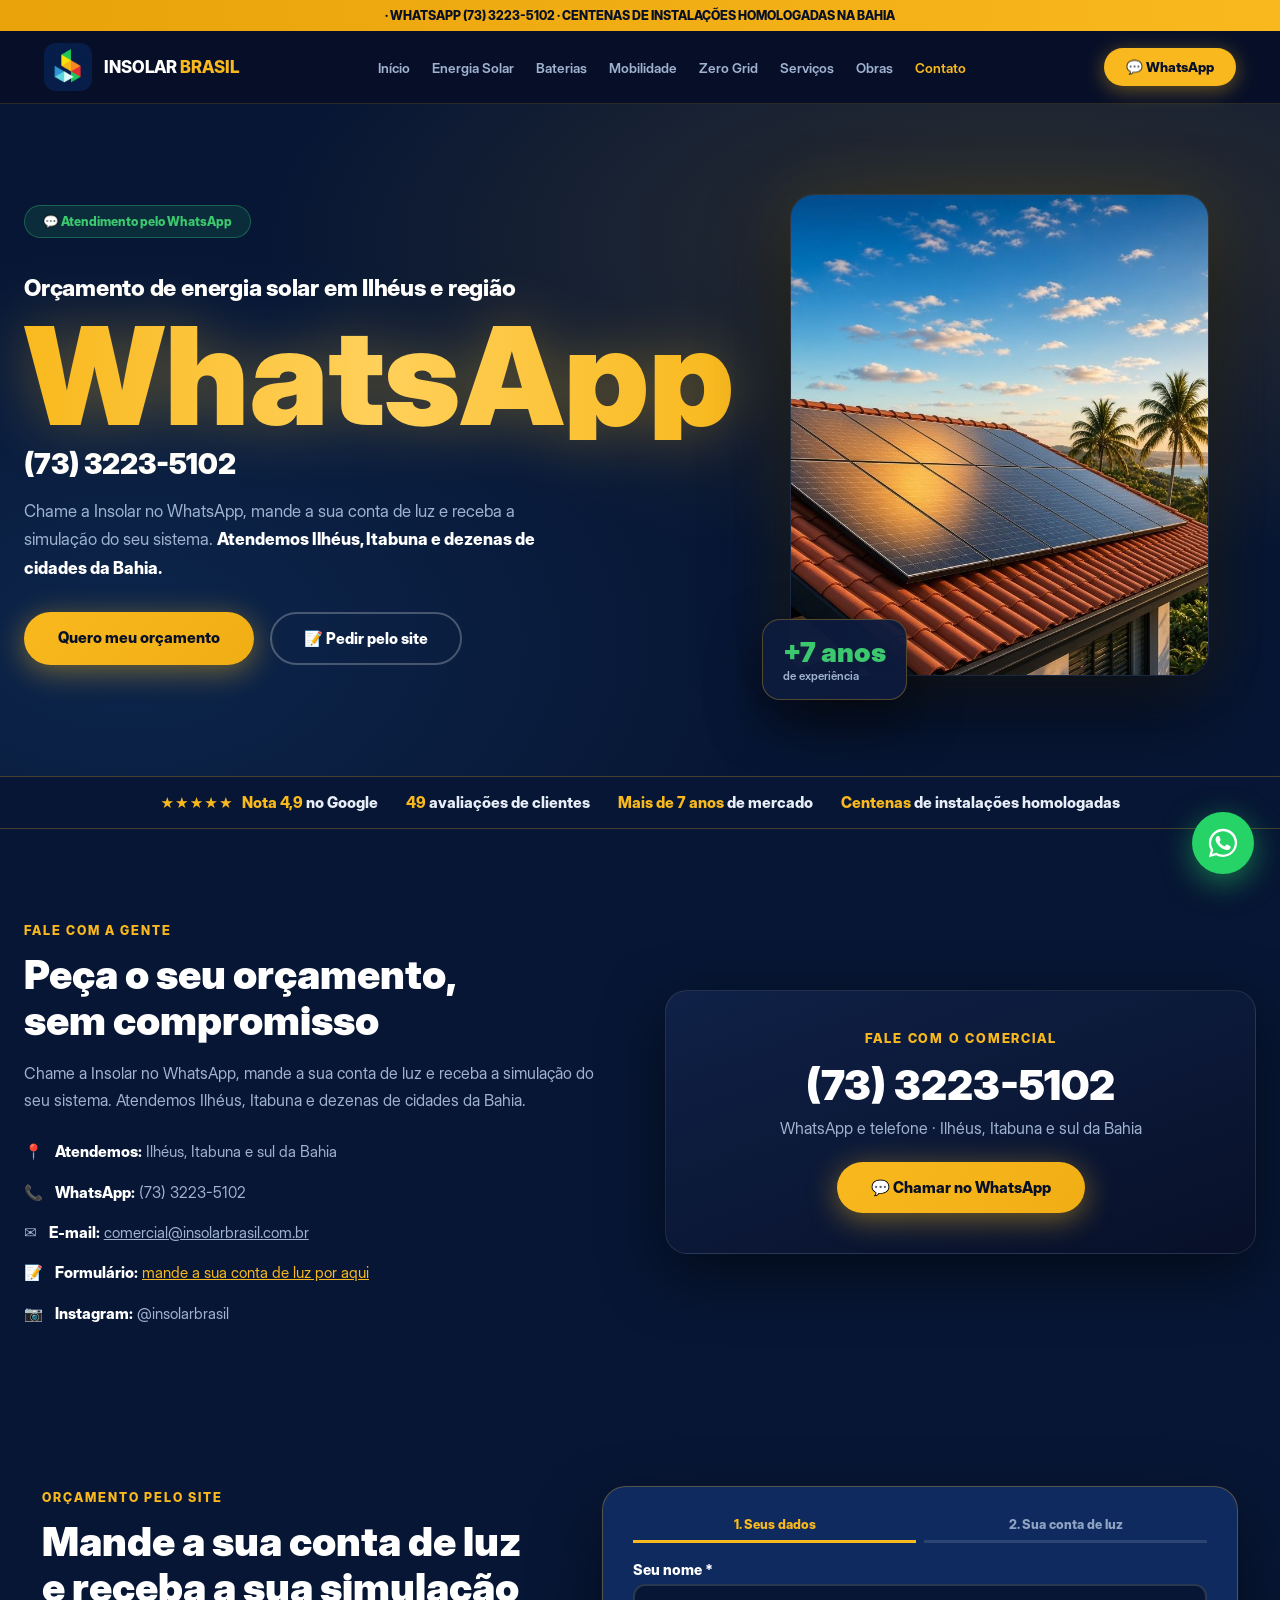
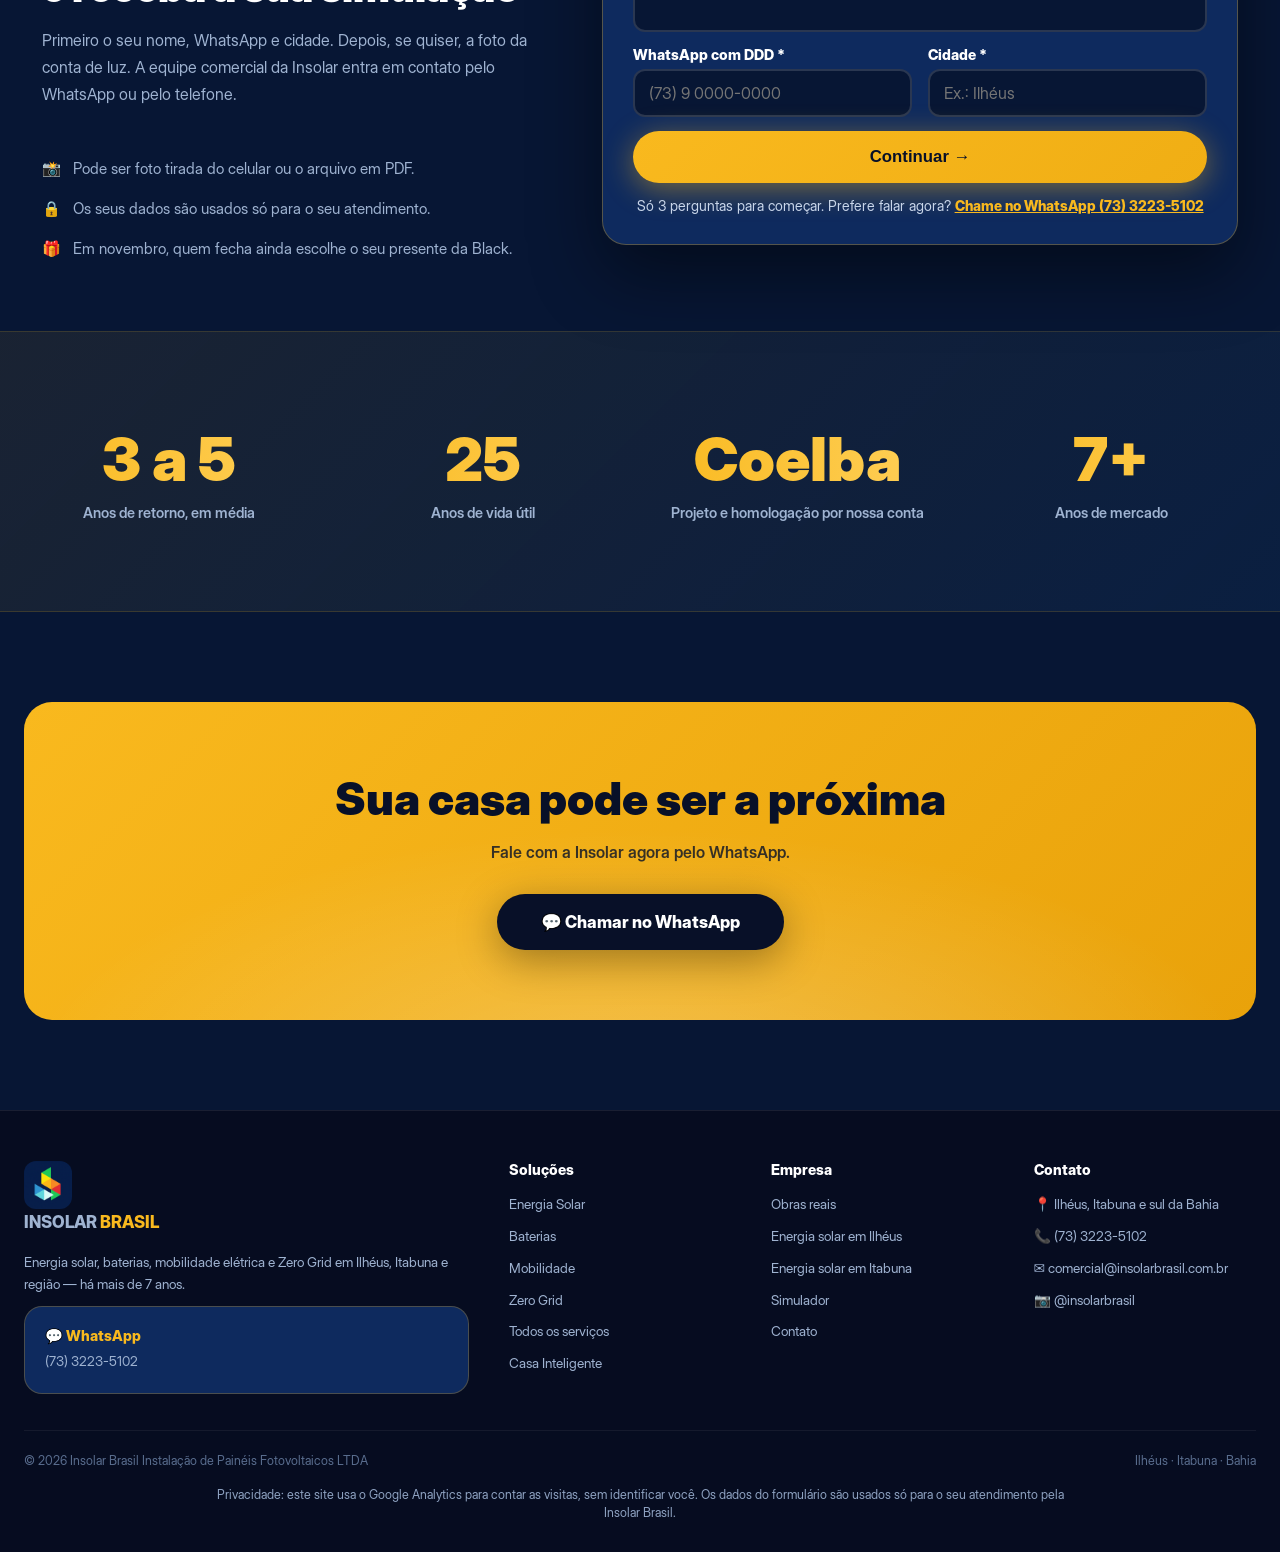
<file: contato.html>
<!DOCTYPE html>
<html lang="pt-BR">
<head>

<meta charset="UTF-8">
<meta name="viewport" content="width=device-width, initial-scale=1.0">
<title>Orçamento de Energia Solar em Ilhéus | Insolar Brasil</title>
<!-- BUSCAS -->
<meta name="description" content="Fale com a Insolar Brasil: mande a sua conta de luz e receba a simulação do seu sistema solar. WhatsApp (73) 3223-5102. Ilhéus, Itabuna e sul da Bahia.">
<link rel="canonical" href="https://insolarbrasil.com.br/contato.html">
<meta name="robots" content="index, follow">
<meta property="og:type" content="website">
<meta property="og:locale" content="pt_BR">
<meta property="og:site_name" content="Insolar Brasil">
<meta property="og:title" content="Orçamento de Energia Solar em Ilhéus | Insolar Brasil">
<meta property="og:description" content="Fale com a Insolar Brasil: mande a sua conta de luz e receba a simulação do seu sistema solar. WhatsApp (73) 3223-5102. Ilhéus, Itabuna e sul da Bahia.">
<meta property="og:url" content="https://insolarbrasil.com.br/contato.html">
<meta property="og:image" content="https://insolarbrasil.com.br/img/og/og-contato.jpg">
<meta property="og:image:width" content="1200">
<meta property="og:image:height" content="630">
<link rel="icon" href="img/logo-e194f5c9.png">
<script type="application/ld+json">{"@context": "https://schema.org", "@type": "WebPage", "name": "Orçamento de Energia Solar em Ilhéus | Insolar Brasil", "url": "https://insolarbrasil.com.br/contato.html", "description": "Fale com a Insolar Brasil: mande a sua conta de luz e receba a simulação do seu sistema solar. WhatsApp (73) 3223-5102. Ilhéus, Itabuna e sul da Bahia.", "publisher": {"@id": "https://insolarbrasil.com.br/#empresa"}}</script>
<!-- /BUSCAS -->

<style>
@font-face{font-family:'Inter';src:url(fontes/inter-display-400.woff) format('woff');font-weight:400;font-display:swap}
@font-face{font-family:'Inter';src:url(fontes/inter-display-600.woff) format('woff');font-weight:600;font-display:swap}
@font-face{font-family:'Inter';src:url(fontes/inter-display-800.woff) format('woff');font-weight:800;font-display:swap}
@font-face{font-family:'Inter';src:url(fontes/inter-display-900.woff) format('woff');font-weight:900;font-display:swap}


:root{--laranja:#F9B91E;--amarelo:#FFD05A;--azul-noite:#071634;--azul:#0E2A5E;--verde:#3CC86E;--vermelho:#FF5050;--superficie:#0E2A5E;--superficie2:#13366F;--suave:#9FB3D1}
*{margin:0;padding:0;box-sizing:border-box}
html{scroll-behavior:smooth}
body{font-family:'Inter',system-ui,sans-serif;background:var(--azul-noite);color:#fff;overflow-x:hidden}
img{max-width:100%;display:block}
/* TOPBAR */
.topbar{background:linear-gradient(90deg,#E9A20A,var(--laranja));color:#081028;font-size:.78rem;font-weight:700;padding:8px 24px;text-align:center}
/* HEADER */
header{position:sticky;top:0;z-index:100;background:rgba(8,16,40,.96);backdrop-filter:blur(12px);border-bottom:1px solid rgba(249,185,30,.15)}
.nav{max-width:1240px;margin:0 auto;display:flex;align-items:center;justify-content:space-between;padding:12px 24px;gap:16px}
.logo{display:flex;align-items:center;gap:12px;text-decoration:none;color:#fff}
.logo img{width:48px;height:48px;border-radius:12px;object-fit:cover}
.logo span{font-weight:800;font-size:1.05rem}.logo span b{color:var(--laranja)}
.menu{display:flex;gap:22px;list-style:none}
.menu a{color:var(--suave);text-decoration:none;font-size:.85rem;font-weight:600;transition:.2s}
.menu a:hover,.menu a.ativo{color:var(--laranja)}
.btn-wpp{background:var(--laranja);color:#081028!important;padding:11px 22px;border-radius:50px;font-weight:800;font-size:.85rem;text-decoration:none;box-shadow:0 4px 20px rgba(249,185,30,.4);transition:.2s;white-space:nowrap}
.btn-wpp:hover{transform:translateY(-2px)}
/* HERO */
.hero{position:relative;padding:90px 24px 100px;overflow:hidden}
.hero::before{content:'';position:absolute;inset:0;background:radial-gradient(ellipse 60% 50% at 80% 20%,rgba(249,185,30,.16),transparent),radial-gradient(ellipse 50% 60% at 10% 80%,rgba(27,79,138,.28),transparent)}
.hero-inner{max-width:1240px;margin:0 auto;display:grid;grid-template-columns:1.1fr .9fr;gap:56px;align-items:center;position:relative;z-index:2}
.badge{display:inline-flex;gap:8px;background:rgba(46,204,113,.12);border:1px solid rgba(46,204,113,.35);color:var(--verde);padding:8px 18px;border-radius:50px;font-size:.78rem;font-weight:700;margin-bottom:22px}
.hero-num{font-size:clamp(4.5rem,11vw,8.5rem);font-weight:900;line-height:.95;background:linear-gradient(90deg,var(--laranja),var(--amarelo),var(--laranja));-webkit-background-clip:text;background-clip:text;color:transparent;filter:drop-shadow(0 0 30px rgba(249,185,30,.35));animation:glow 3s ease-in-out infinite;margin-bottom:6px}
@keyframes glow{0%,100%{filter:drop-shadow(0 0 20px rgba(249,185,30,.25))}50%{filter:drop-shadow(0 0 45px rgba(249,185,30,.5))}}
.hero-num-lbl{font-size:clamp(1.2rem,2.6vw,1.8rem);font-weight:900;margin-bottom:16px}
.hero p.sub{color:var(--suave);font-size:1.05rem;line-height:1.7;margin-bottom:30px;max-width:540px}
.ctas{display:flex;gap:16px;flex-wrap:wrap}
.btn-primary{background:linear-gradient(135deg,var(--laranja),#F0AE14);color:#081028;padding:16px 34px;border-radius:50px;font-weight:800;font-size:.95rem;text-decoration:none;box-shadow:0 6px 30px rgba(249,185,30,.45);transition:.2s;display:inline-block}
.btn-primary:hover{transform:translateY(-3px)}
.btn-ghost{border:2px solid rgba(255,255,255,.25);color:#fff;padding:15px 32px;border-radius:50px;font-weight:700;font-size:.95rem;text-decoration:none;transition:.2s;display:inline-block}
.btn-ghost:hover{border-color:var(--laranja);color:var(--laranja)}
.hero-visual{position:relative}
.frame{border-radius:24px;overflow:hidden;box-shadow:0 30px 80px rgba(0,0,0,.6),0 0 60px rgba(249,185,30,.15);border:1px solid rgba(255,255,255,.08)}
.frame img{width:100%;height:480px;object-fit:cover}
.float-card{position:absolute;bottom:-24px;left:-28px;background:rgba(13,27,62,.95);border:1px solid rgba(249,185,30,.3);border-radius:18px;padding:16px 20px;box-shadow:0 20px 50px rgba(0,0,0,.5)}
.float-card .n{font-size:1.7rem;font-weight:900;color:var(--verde)}
.float-card .l{font-size:.72rem;color:var(--suave);font-weight:600}
/* SECOES */
section{padding:90px 24px}
.container{max-width:1240px;margin:0 auto}
.tag{display:inline-block;color:var(--laranja);font-weight:800;font-size:.78rem;letter-spacing:2px;text-transform:uppercase;margin-bottom:14px}
.h2{font-size:clamp(1.7rem,3.5vw,2.5rem);font-weight:900;margin-bottom:16px;line-height:1.15}
.sub{color:var(--suave);max-width:660px;line-height:1.7;margin-bottom:48px}
/* PILARES */
.pilares{background:linear-gradient(180deg,var(--azul-noite),#0A1530)}
.grid4{display:grid;grid-template-columns:repeat(4,1fr);gap:18px}
.pilar{background:var(--superficie);border:1px solid rgba(255,255,255,.07);border-radius:22px;padding:32px 26px;transition:.25s}
.pilar:hover{border-color:rgba(249,185,30,.4);transform:translateY(-4px)}
.pilar .ic{width:54px;height:54px;background:rgba(249,185,30,.12);border:1px solid rgba(249,185,30,.3);border-radius:16px;display:flex;align-items:center;justify-content:center;font-size:1.5rem;margin-bottom:18px}
.pilar h4{font-weight:800;margin-bottom:10px;font-size:1rem}
.pilar p{color:var(--suave);font-size:.85rem;line-height:1.6}
/* CARDS PRODUTO */
.grid3{display:grid;grid-template-columns:repeat(3,1fr);gap:20px}
.pcard{background:var(--superficie);border:1px solid rgba(255,255,255,.07);border-radius:22px;overflow:hidden;transition:.25s;display:flex;flex-direction:column}
.pcard:hover{transform:translateY(-6px);border-color:rgba(249,185,30,.45);box-shadow:0 20px 50px rgba(0,0,0,.5),0 0 40px rgba(249,185,30,.12)}
.pcard .pimg{height:220px;overflow:hidden}
.pcard .pimg img{width:100%;height:100%;object-fit:cover;transition:.5s}
.pcard:hover .pimg img{transform:scale(1.06)}
.pcard .pbody{padding:24px;flex:1;display:flex;flex-direction:column;gap:10px}
.pcard h3{font-size:1.15rem;font-weight:800}
.pcard p{color:var(--suave);font-size:.88rem;line-height:1.65;flex:1}
.blink{color:var(--laranja);font-weight:800;font-size:.88rem;text-decoration:none;display:inline-flex;gap:6px;margin-top:6px}
.blink:hover{gap:10px}
/* NUMEROS */
.numeros{background:linear-gradient(135deg,rgba(249,185,30,.08),rgba(27,79,138,.15));border-top:1px solid rgba(249,185,30,.15);border-bottom:1px solid rgba(249,185,30,.15)}
.grid4n{display:grid;grid-template-columns:repeat(4,1fr);gap:24px;text-align:center}
.num{font-size:clamp(2.4rem,5vw,3.8rem);font-weight:900;background:linear-gradient(90deg,var(--laranja),var(--amarelo));-webkit-background-clip:text;background-clip:text;color:transparent}
.lbl{color:var(--suave);font-weight:600;font-size:.9rem;margin-top:8px}
/* SIMULADOR */
.simulador{background:linear-gradient(135deg,rgba(249,185,30,.1),rgba(27,79,138,.2))}
.sim-box{max-width:760px;margin:0 auto;background:var(--superficie);border:1px solid rgba(249,185,30,.25);border-radius:28px;padding:48px 44px;box-shadow:0 30px 80px rgba(0,0,0,.5)}
.sim-box label{display:block;font-weight:800;margin-bottom:12px;font-size:1.05rem}
.sim-box input{width:100%;background:#081028;border:2px solid rgba(255,255,255,.15);border-radius:16px;padding:18px 22px;color:#fff;font-family:inherit;font-size:1.3rem;font-weight:800;margin-bottom:24px;outline:none}
.sim-box input:focus{border-color:var(--laranja)}
.btn-simular{width:100%;background:linear-gradient(135deg,var(--laranja),#F0AE14);color:#081028;border:0;padding:18px;border-radius:50px;font-weight:900;font-size:1.05rem;font-family:inherit;cursor:pointer;box-shadow:0 8px 30px rgba(249,185,30,.45)}
.sim-res{display:none;margin-top:28px;background:rgba(46,204,113,.08);border:1px solid rgba(46,204,113,.3);border-radius:20px;padding:28px}
.sim-res.show{display:block;animation:fadeUp .5s ease}
@keyframes fadeUp{from{opacity:0;transform:translateY(14px)}to{opacity:1;transform:none}}
.sim-grid{display:grid;grid-template-columns:repeat(3,1fr);gap:18px;text-align:center;margin-bottom:20px}
.sim-item .v{font-size:1.8rem;font-weight:900;color:var(--verde)}
.sim-item .l{font-size:.75rem;color:var(--suave);font-weight:600;margin-top:4px}
.sim-nota{font-size:.72rem;color:var(--suave);text-align:center;line-height:1.5}
.sim-cta{text-align:center;margin-top:18px}
/* GALERIA */
.galeria{display:grid;grid-template-columns:repeat(2,1fr);gap:18px}
.gitem{border-radius:20px;overflow:hidden;position:relative;height:340px;border:1px solid rgba(255,255,255,.07)}
.gitem img{width:100%;height:100%;object-fit:cover;transition:.5s}
.gitem:hover img{transform:scale(1.05)}
.gcap{position:absolute;bottom:0;left:0;right:0;background:linear-gradient(transparent,rgba(8,16,40,.95));padding:40px 20px 16px;font-size:.85rem;font-weight:700}
/* FAQ */
.faq{background:linear-gradient(180deg,var(--azul-noite),#0A1530)}
.faq-lista{max-width:820px;margin:0 auto;display:flex;flex-direction:column;gap:14px}
.faq-item{background:var(--superficie);border:1px solid rgba(255,255,255,.07);border-radius:18px;overflow:hidden}
.faq-q{width:100%;background:none;border:0;color:#fff;font-family:inherit;font-weight:800;font-size:1rem;padding:22px 26px;text-align:left;cursor:pointer;display:flex;justify-content:space-between;gap:16px}
.faq-q .seta{color:var(--laranja);font-size:1.2rem;transition:.3s}
.faq-item.open .seta{transform:rotate(45deg)}
.faq-r{max-height:0;overflow:hidden;transition:max-height .35s ease}
.faq-r p{color:var(--suave);font-size:.9rem;line-height:1.7;padding:0 26px 22px}
/* SOBRE */
.sobre-grid{display:grid;grid-template-columns:1fr 1fr;gap:50px;align-items:center}
.sobre-lista{list-style:none;display:flex;flex-direction:column;gap:16px;margin-top:26px}
.sobre-lista li{display:flex;gap:12px;color:var(--suave);font-size:.95rem;line-height:1.6}
.sobre-lista li b{color:#fff}
.mapa{border-radius:22px;overflow:hidden;border:1px solid rgba(255,255,255,.1);box-shadow:0 20px 60px rgba(0,0,0,.5)}
.mapa iframe{width:100%;height:380px;border:0}
/* CTA FINAL */
.cta-final{background:linear-gradient(135deg,#F9B91E,#E9A20A);border-radius:28px;padding:70px 50px;text-align:center;position:relative;overflow:hidden}
.cta-final::before{content:'';position:absolute;inset:0;background:radial-gradient(ellipse 50% 80% at 50% 120%,rgba(255,255,255,.25),transparent)}
.cta-final h2{font-size:clamp(1.8rem,4vw,2.8rem);font-weight:900;color:#081028;margin-bottom:16px;position:relative}
.cta-final p{color:rgba(8,16,40,.8);font-weight:600;margin-bottom:32px;position:relative}
.btn-dark{background:#081028;color:#fff;padding:18px 44px;border-radius:50px;font-weight:800;font-size:1.05rem;text-decoration:none;display:inline-block;box-shadow:0 10px 40px rgba(0,0,0,.35);transition:.2s;position:relative}
.btn-dark:hover{transform:translateY(-3px) scale(1.02)}
/* FOOTER */
footer{border-top:1px solid rgba(255,255,255,.08);padding:50px 24px 30px;background:#060C20}
.footer-grid{max-width:1240px;margin:0 auto;display:grid;grid-template-columns:2fr 1fr 1fr 1fr;gap:40px;margin-bottom:36px}
.footer-grid h5{font-weight:800;margin-bottom:16px;font-size:.9rem}
.footer-grid a,.footer-grid p{color:var(--suave);font-size:.85rem;text-decoration:none;display:block;margin-bottom:10px;line-height:1.6}
.footer-grid a:hover{color:var(--laranja)}
.footer-atend{background:var(--superficie);border:1px solid rgba(249,185,30,.25);border-radius:18px;padding:20px;margin-top:8px}
.footer-atend b{color:var(--laranja);display:block;margin-bottom:6px;font-size:.9rem}
.footer-bottom{max-width:1240px;margin:0 auto;border-top:1px solid rgba(255,255,255,.06);padding-top:22px;display:flex;justify-content:space-between;flex-wrap:wrap;gap:10px;color:#5A6E8F;font-size:.78rem}
/* WPP FLUTUANTE */
.wpp-float{position:fixed;bottom:26px;right:26px;z-index:200;width:62px;height:62px;background:#25D366;border-radius:50%;display:flex;align-items:center;justify-content:center;box-shadow:0 8px 30px rgba(37,211,102,.5);transition:.2s}
.wpp-float:hover{transform:scale(1.1)}
.wpp-float svg{width:34px;height:34px;fill:#fff}
/* RESPONSIVO */
@media(max-width:960px){.topbar{font-size:.66rem}.menu{display:none}.hero-inner{grid-template-columns:1fr;gap:44px}.frame img{height:340px}.grid4,.grid3{grid-template-columns:1fr 1fr}.grid4n{grid-template-columns:1fr 1fr;gap:36px}.galeria{grid-template-columns:1fr 1fr}.sobre-grid{grid-template-columns:1fr}.footer-grid{grid-template-columns:1fr 1fr}.sim-box{padding:34px 24px}.sim-grid{grid-template-columns:1fr;gap:14px}}
@media(max-width:560px){.grid4,.grid3{grid-template-columns:1fr}.galeria{grid-template-columns:1fr}.cta-final{padding:50px 24px}}

.promo-link{color:#F9B91E !important;font-weight:800}

/* MENU NO CELULAR E TABLET */
.btn-menu{display:none;white-space:nowrap;background:transparent;border:1px solid rgba(255,255,255,.3);color:#fff;border-radius:12px;padding:9px 12px;font-family:inherit;font-weight:800;font-size:.95rem;cursor:pointer;margin-left:8px}
@media(max-width:960px){.btn-menu{display:inline-block}
.nav.aberto .menu{display:flex !important;flex-direction:column;position:absolute;top:100%;left:0;right:0;background:#071634;padding:6px 24px 18px;gap:0;border-bottom:2px solid #F9B91E;box-shadow:0 20px 40px rgba(0,0,0,.5);z-index:60;list-style:none;margin:0}
.nav.aberto .menu li a{display:block;padding:14px 4px;border-bottom:1px solid rgba(255,255,255,.08);font-size:1.05rem}
}
@media(max-width:480px){.nav .logo span{display:none}.btn-wpp{padding:10px 14px !important;font-size:.85rem !important}.btn-menu{padding:9px 10px}}

/* FORMULÁRIO */
.form-sec{padding:70px 0}
.form-grid{display:grid;grid-template-columns:.9fr 1.1fr;gap:40px;align-items:start}
.form-lead{background:var(--superficie);border:1px solid rgba(249,185,30,.3);border-radius:24px;padding:30px;display:grid;grid-template-columns:1fr 1fr;gap:14px 16px;box-shadow:0 30px 70px rgba(0,0,0,.45)}
.form-lead label{display:flex;flex-direction:column;gap:6px;font-weight:700;font-size:.9rem;color:#fff}
.form-lead input[type=text],.form-lead input[type=tel],.form-lead input[type=email],.form-lead select,.form-lead textarea{background:#071634;border:2px solid rgba(255,255,255,.14);border-radius:12px;padding:12px 14px;color:#fff;font-family:inherit;font-size:1rem;outline:none;width:100%}
.form-lead input:focus,.form-lead select:focus,.form-lead textarea:focus{border-color:#F9B91E}
.form-lead .arquivo,.form-lead label:has(textarea),.form-lead .aceite,.form-lead button,.form-lead .form-obs{grid-column:1/-1}
.form-lead .arquivo{background:rgba(249,185,30,.08);border:2px dashed rgba(249,185,30,.5);border-radius:14px;padding:14px}
.form-lead .arquivo input{color:#C9D6EA;font-family:inherit}
.form-lead small{color:var(--suave);font-weight:500}
.form-lead .aceite{flex-direction:row;align-items:flex-start;gap:10px;font-weight:500;color:var(--suave);font-size:.85rem}
.form-lead .aceite input{margin-top:3px;width:18px;height:18px;flex:0 0 18px}
.form-lead button{border:0;cursor:pointer;font-size:1.05rem;justify-content:center;width:100%}
.form-obs{color:var(--suave);font-size:.88rem;text-align:center}.form-obs a{color:#F9B91E;font-weight:700}
.form-sec .container{padding-left:22px;padding-right:22px}
.arq-oculto{position:absolute;opacity:0;width:1px;height:1px}
.arq-botao{display:inline-block;align-self:flex-start;background:#F9B91E;color:#071634;font-weight:800;border-radius:50px;padding:10px 18px;cursor:pointer}
.arq-nome{color:#C9D6EA;font-weight:500;font-size:.85rem;word-break:break-all}
.pote{position:absolute;left:-9999px;opacity:0;height:0;width:0}
@media(max-width:860px){.form-grid{grid-template-columns:1fr}.form-lead{grid-template-columns:1fr;padding:22px}}
.aviso-erro{grid-column:1/-1;background:rgba(255,80,80,.12);border:1px solid #ff6b6b;color:#ffd6d6;border-radius:12px;padding:12px 14px;margin-bottom:14px;font-weight:600}
</style>
<!-- Medição de visitas (Google Analytics) -->
<script async src="https://www.googletagmanager.com/gtag/js?id=G-ZY5M0HH46K"></script>
<script>window.dataLayer=window.dataLayer||[];function gtag(){dataLayer.push(arguments);}gtag('js',new Date());gtag('config','G-ZY5M0HH46K');</script>
<link rel="stylesheet" href="insolar-extra.css">
</head>
<body>
<div class="topbar"><a data-fim="2026-11-30T23:59:59-03:00" href="/#promocoes" style="color:inherit;text-decoration:underline">🎁 BLACK NOVEMBRO INSOLAR</a> · WHATSAPP (73) 3223-5102 · CENTENAS DE INSTALAÇÕES HOMOLOGADAS NA BAHIA</div>
<header><nav class="nav">
  <a href="/" class="logo"><img src="img/logo-e194f5c9.png" alt="Logo"><span>INSOLAR <b>BRASIL</b></span></a>
  <ul class="menu">
    <li><a href="/">Início</a></li>
    <li><a href="energia-solar.html">Energia Solar</a></li>
    <li><a href="baterias.html">Baterias</a></li>
    <li><a href="mobilidade.html">Mobilidade</a></li>
    <li><a href="zero-grid.html">Zero Grid</a></li>
    <li><a href="servicos.html">Serviços</a></li>
    <li><a href="obras.html">Obras</a></li>
    <li data-fim="2026-11-30T23:59:59-03:00"><a href="/#promocoes" class="promo-link">🎁 Promoções</a></li>
    <li><a href="contato.html" class="ativo">Contato</a></li>
  </ul>
  <a class="btn-wpp" href="https://wa.me/557332235102?text=Ol%C3%A1!%20Quero%20um%20or%C3%A7amento%20de%20energia%20solar" target="_blank">💬 WhatsApp</a>
  <button class="btn-menu" aria-label="Abrir menu" aria-expanded="false">☰ Menu</button>
</nav></header>

<section class="hero">
  <div class="hero-inner">
    <div>
      <span class="badge">💬 Atendimento pelo WhatsApp</span>
      <h1 class="hero-h1">Orçamento de energia solar em Ilhéus e região</h1>
      <div class="hero-num">WhatsApp</div>
      <div class="hero-num-lbl">(73) 3223-5102</div>
      <p class="sub">Chame a Insolar no WhatsApp, mande a sua conta de luz e receba a simulação do seu sistema. <b style="color:#fff">Atendemos Ilhéus, Itabuna e dezenas de cidades da Bahia.</b></p>
      <div class="ctas">
        <a class="btn-primary" href="https://wa.me/557332235102?text=Ol%C3%A1!%20Quero%20um%20or%C3%A7amento%20de%20energia%20solar" target="_blank">Quero meu orçamento</a>
        <a class="btn-ghost" href="#formulario">📝 Pedir pelo site</a>
      </div>
    </div>
    <div class="hero-visual">
      <div class="frame"><img src="img/foto-12bb12c3.jpg" alt="Orçamento de Energia Solar em Ilhéus | Insolar Brasil"></div>
      <div class="float-card"><div class="n">+7 anos</div><div class="l">de experiência</div></div>
    </div>
  </div>
</section>

<section class="faixa-confianca" aria-label="Por que confiar na Insolar Brasil">
  <ul class="fc-lista">
    <li><a href="https://search.google.com/local/reviews?placeid=ChIJbVTzzjWhOQcRcDC-6sE3xgE" target="_blank" rel="noopener"><span class="fc-estrelas">★★★★★</span><span><b>Nota 4,9</b> no Google</span></a></li>
    <li><a href="https://search.google.com/local/reviews?placeid=ChIJbVTzzjWhOQcRcDC-6sE3xgE" target="_blank" rel="noopener"><span><b>49</b> avaliações de clientes</span></a></li>
    <li><span><b>Mais de 7 anos</b> de mercado</span></li>
    <li><span><b>Centenas</b> de instalações homologadas</span></li>
  </ul>
</section>


<section>
  <div class="container">
    <div class="sobre-grid">
      <div>
        <span class="tag">Fale com a gente</span>
        <h2 class="h2">Peça o seu orçamento,<br>sem compromisso</h2>
        <p class="sub" style="margin-bottom:0">Chame a Insolar no WhatsApp, mande a sua conta de luz e receba a simulação do seu sistema. Atendemos Ilhéus, Itabuna e dezenas de cidades da Bahia.</p>
        <ul class="sobre-lista">
          <li>📍 <span><b>Atendemos:</b> Ilhéus, Itabuna e sul da Bahia</span></li>
          <li>📞 <span><b>WhatsApp:</b> (73) 3223-5102</span></li>
          <li>✉️ <span><b>E-mail:</b> <a href="mailto:comercial@insolarbrasil.com.br" style="color:inherit">comercial@insolarbrasil.com.br</a></span></li>
          <li>📝 <span><b>Formulário:</b> <a href="#formulario" style="color:var(--laranja)">mande a sua conta de luz por aqui</a></span></li>
          <li>📷 <span><b>Instagram:</b> @insolarbrasil</span></li>
        </ul>
      </div>
      <div class="mapa" style="padding:40px;text-align:center;background:linear-gradient(160deg,#0f2147,#081028)">
        <div style="font-size:.8rem;letter-spacing:.14em;color:var(--laranja);font-weight:800">FALE COM O COMERCIAL</div>
        <div style="font-size:clamp(1.8rem,4vw,2.6rem);font-weight:900;color:#fff;margin:14px 0 8px">(73) 3223-5102</div>
        <p style="color:var(--suave);margin-bottom:24px">WhatsApp e telefone · Ilhéus, Itabuna e sul da Bahia</p>
        <a class="btn-primary" href="https://wa.me/557332235102?text=Ol%C3%A1!%20Vim%20pelo%20site%20da%20Insolar." target="_blank">💬 Chamar no WhatsApp</a>
      </div>
    </div>
  </div>
</section>

<section class="form-sec" id="formulario">
  <div class="container">
    <div class="form-grid">
      <div class="form-txt">
        <span class="tag">Orçamento pelo site</span>
        <h2 class="h2">Mande a sua conta de luz<br>e receba a sua simulação</h2>
        <p class="sub">Primeiro o seu nome, WhatsApp e cidade. Depois, se quiser, a foto da conta de luz. A equipe comercial da Insolar entra em contato pelo WhatsApp ou pelo telefone.</p>
        <ul class="sobre-lista">
          <li>📸 <span>Pode ser foto tirada do celular ou o arquivo em PDF.</span></li>
          <li>🔒 <span>Os seus dados são usados só para o seu atendimento.</span></li>
          <li>🎁 <span>Em novembro, quem fecha ainda escolhe o seu presente da Black.</span></li>
        </ul>
      </div>
      <div id="aviso-erro" class="aviso-erro" hidden></div>
      <form class="form-lead form-passos" action="enviar-contato.php" method="post" enctype="multipart/form-data">
        <div class="passos-topo" aria-hidden="true"><span class="ativo">1. Seus dados</span><span>2. Sua conta de luz</span></div>
        <div class="passo" data-p="1">
          <label class="col-toda">Seu nome *<input type="text" name="nome" required maxlength="80" autocomplete="name"></label>
          <label>WhatsApp com DDD *<input type="tel" name="telefone" required maxlength="20" placeholder="(73) 9 0000-0000" autocomplete="tel" inputmode="tel" pattern="[\d\s()+-]{10,20}" title="Digite o WhatsApp com DDD"></label>
          <label>Cidade *<input type="text" name="cidade" required maxlength="60" placeholder="Ex.: Ilhéus" autocomplete="address-level2"></label>
          <button class="btn-primary js-avancar" type="button">Continuar →</button>
          <p class="form-obs">Só 3 perguntas para começar. Prefere falar agora? <a href="https://wa.me/557332235102?text=Ol%C3%A1!%20Quero%20meu%20or%C3%A7amento%20de%20energia%20solar." target="_blank" rel="noopener">Chame no WhatsApp (73) 3223-5102</a></p>
        </div>
        <div class="passo" data-p="2" hidden>
          <p class="ola"></p>
          <label>O sistema é para *
            <select name="tipo" required>
              <option value="">Escolha</option>
              <option>Casa</option><option>Comércio</option><option>Empresa ou indústria</option><option>Propriedade rural</option><option>Já tenho energia solar (baterias, limpeza ou serviço)</option>
            </select>
          </label>
          <label>Valor médio da conta de luz (R$)<input type="text" name="valor" maxlength="12" inputmode="numeric" placeholder="Ex.: 450"></label>
          <label class="arquivo">📎 Foto ou PDF da conta de luz (opcional)<input type="file" name="conta" id="conta" accept="image/*,application/pdf" class="arq-oculto"><span class="arq-botao">📷 Escolher foto ou arquivo</span><span class="arq-nome" id="arq-nome">Nenhum arquivo escolhido · até 8 MB</span></label>
          <label>E-mail (opcional)<input type="email" name="email" maxlength="100" autocomplete="email"></label>
          <label>Mensagem (opcional)<textarea name="mensagem" rows="2" maxlength="800" placeholder="Conte o que você precisa"></textarea></label>
          <input type="text" name="site_web" class="pote" tabindex="-1" autocomplete="off" aria-hidden="true">
          <input type="hidden" name="origem" value="">
          <label class="aceite"><input type="checkbox" name="aceite" value="sim" required> Autorizo a Insolar Brasil a usar estes dados para entrar em contato comigo sobre o meu orçamento.</label>
          <button class="btn-primary" type="submit">☀️ Quero a minha simulação</button>
          <p class="form-obs"><button class="btn-voltar js-voltar" type="button">← Voltar e corrigir os dados</button></p>
        </div>
      </form>
    </div>
  </div>
</section>

<section class="numeros">
  <div class="container"><div class="grid4n">
    <div><div class="num">3 a 5</div><div class="lbl">Anos de retorno, em média</div></div>
    <div><div class="num">25</div><div class="lbl">Anos de vida útil</div></div>
    <div><div class="num">Coelba</div><div class="lbl">Projeto e homologação por nossa conta</div></div>
    <div><div class="num">7+</div><div class="lbl">Anos de mercado</div></div>
  </div></div>
</section>

<section>
  <div class="container">
    <div class="cta-final">
      <h2>Sua casa pode ser a próxima</h2>
      <p>Fale com a Insolar agora pelo WhatsApp.</p>
      <a class="btn-dark" href="https://wa.me/557332235102?text=Ol%C3%A1!%20Quero%20falar%20com%20a%20Insolar" target="_blank">💬 Chamar no WhatsApp</a>
    </div>
  </div>
</section>

<footer>
  <div class="footer-grid">
    <div>
      <a href="/" class="logo" style="margin-bottom:16px"><img src="img/logo-e194f5c9.png" alt="Logo"><span>INSOLAR <b>BRASIL</b></span></a>
      <p>Energia solar, baterias, mobilidade elétrica e Zero Grid em Ilhéus, Itabuna e região — há mais de 7 anos.</p>
      <div class="footer-atend"><b>💬 WhatsApp</b><p style="margin:0">(73) 3223-5102</p></div>
    </div>
    <div>
      <h5>Soluções</h5>
      <a href="energia-solar.html">Energia Solar</a>
      <a href="baterias.html">Baterias</a>
      <a href="mobilidade.html">Mobilidade</a>
      <a href="zero-grid.html">Zero Grid</a>
      <a href="servicos.html">Todos os serviços</a>
      <a href="casa-inteligente.html">Casa Inteligente</a>
    </div>
    <div>
      <h5>Empresa</h5>
      <a href="obras.html">Obras reais</a>
      <a href="energia-solar-ilheus.html">Energia solar em Ilhéus</a>
      <a href="energia-solar-itabuna.html">Energia solar em Itabuna</a>
      <a href="index.html#simulador">Simulador</a>
      <a href="contato.html">Contato</a>
    </div>
    <div>
      <h5>Contato</h5>
      <p>📍 Ilhéus, Itabuna e sul da Bahia</p>
      <p>📞 (73) 3223-5102</p>
      <p>✉️ comercial@insolarbrasil.com.br</p>
      <a href="https://instagram.com/insolarbrasil" target="_blank">📷 @insolarbrasil</a>
    </div>
  </div>
  <div class="footer-bottom"><span>© 2026 Insolar Brasil Instalação de Painéis Fotovoltaicos LTDA</span><span>Ilhéus · Itabuna · Bahia</span></div>
<p class="aviso-privacidade">Privacidade: este site usa o Google Analytics para contar as visitas, sem identificar você. Os dados do formulário são usados só para o seu atendimento pela Insolar Brasil.</p>
</footer>

<a class="wpp-float" href="https://wa.me/557332235102?text=Ol%C3%A1!%20Vim%20da%20p%C3%A1gina%20de%20Energia%20Solar" target="_blank" aria-label="WhatsApp">
  <svg viewBox="0 0 32 32"><path d="M16 2.7C8.7 2.7 2.7 8.7 2.7 16c0 2.3.6 4.6 1.8 6.6L2.7 29.3l6.9-1.8c1.9 1 4.1 1.6 6.4 1.6 7.3 0 13.3-6 13.3-13.3S23.3 2.7 16 2.7zm0 24.2c-2 0-4-.5-5.7-1.5l-.4-.2-4.1 1.1 1.1-4-.3-.4c-1.1-1.8-1.7-3.8-1.7-5.9 0-6.1 5-11.1 11.1-11.1s11.1 5 11.1 11.1-5 11-11.1 11zm6.1-8.3c-.3-.2-2-1-2.3-1.1-.3-.1-.5-.2-.8.2-.2.3-.9 1.1-1.1 1.3-.2.2-.4.2-.7.1-.3-.2-1.4-.5-2.6-1.6-1-.9-1.6-2-1.8-2.3-.2-.3 0-.5.1-.7l.5-.6c.2-.2.2-.4.3-.6.1-.2 0-.4 0-.6-.1-.2-.8-1.9-1.1-2.6-.3-.7-.6-.6-.8-.6h-.7c-.2 0-.6.1-.9.4-.3.3-1.2 1.2-1.2 2.9s1.2 3.4 1.4 3.6c.2.2 2.5 3.8 6 5.3.8.4 1.5.6 2 .7.8.3 1.6.2 2.2.1.7-.1 2-.8 2.3-1.6.3-.8.3-1.5.2-1.6-.1-.2-.3-.3-.6-.4z"/></svg>
</a>
<script>(function(){var a=new Date();document.querySelectorAll('[data-fim]').forEach(function(e){if(a>new Date(e.getAttribute('data-fim')))e.remove();});})();</script>
<script>(function(){var b=document.querySelector('.btn-menu'),n=document.querySelector('.nav');if(!b||!n)return;b.addEventListener('click',function(){var a=n.classList.toggle('aberto');b.setAttribute('aria-expanded',a);b.textContent=a?'✕ Fechar':'☰ Menu';});n.querySelectorAll('.menu a').forEach(function(l){l.addEventListener('click',function(){n.classList.remove('aberto');b.textContent='☰ Menu';});});})();</script>
<script>(function(){var p=new URLSearchParams(location.search).get('erro');if(p){var a=document.getElementById('aviso-erro');a.textContent='⚠️ '+p;a.hidden=false;}
var ci=document.getElementById('conta');if(ci)ci.addEventListener('change',function(){var n=ci.files[0];document.getElementById('arq-nome').textContent=n?('✅ '+n.name+(n.size>8388608?' — arquivo grande demais (máx. 8 MB)':'')):'Nenhum arquivo escolhido · até 8 MB';});var f=document.querySelector('.form-lead');if(f)f.addEventListener('submit',function(){var b=f.querySelector('button[type=submit]');b.disabled=true;b.textContent='Enviando…';});})();</script>
<script src="site.js" defer></script>
</body>
</html>
</file>
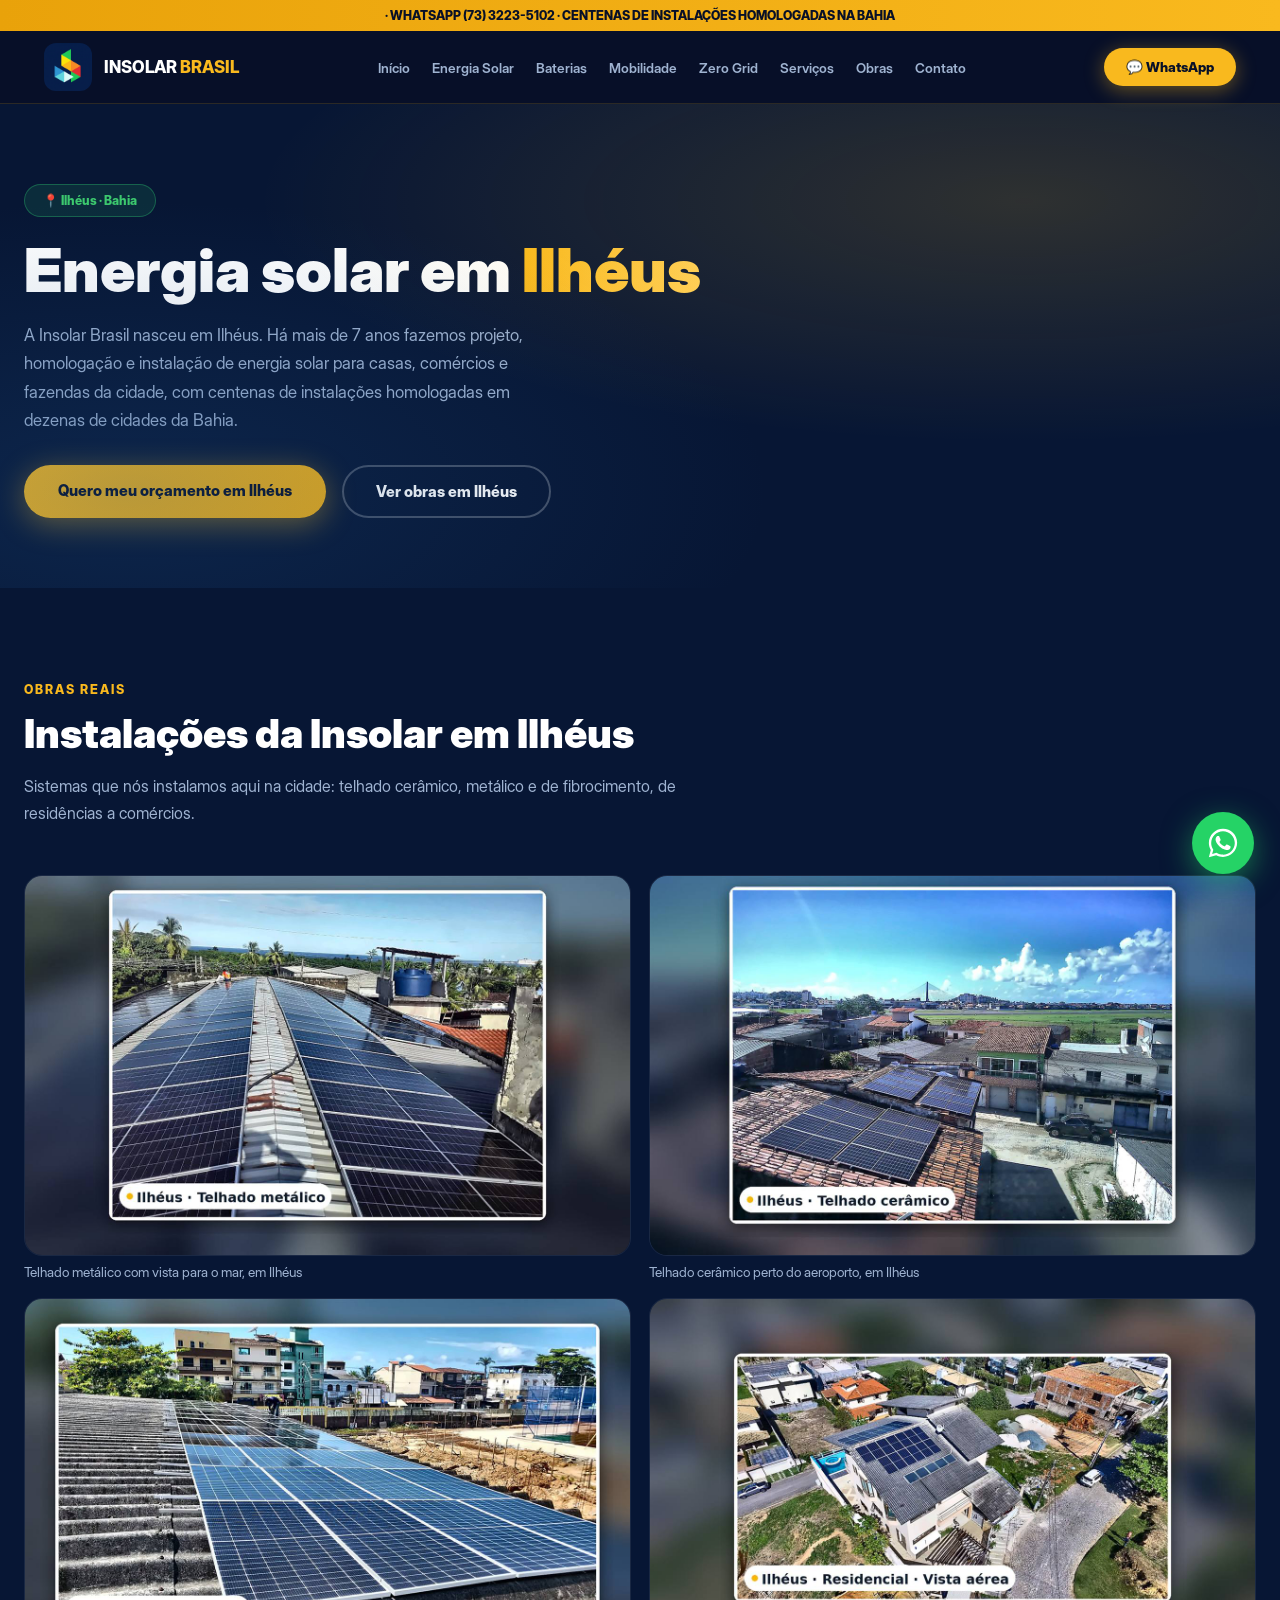
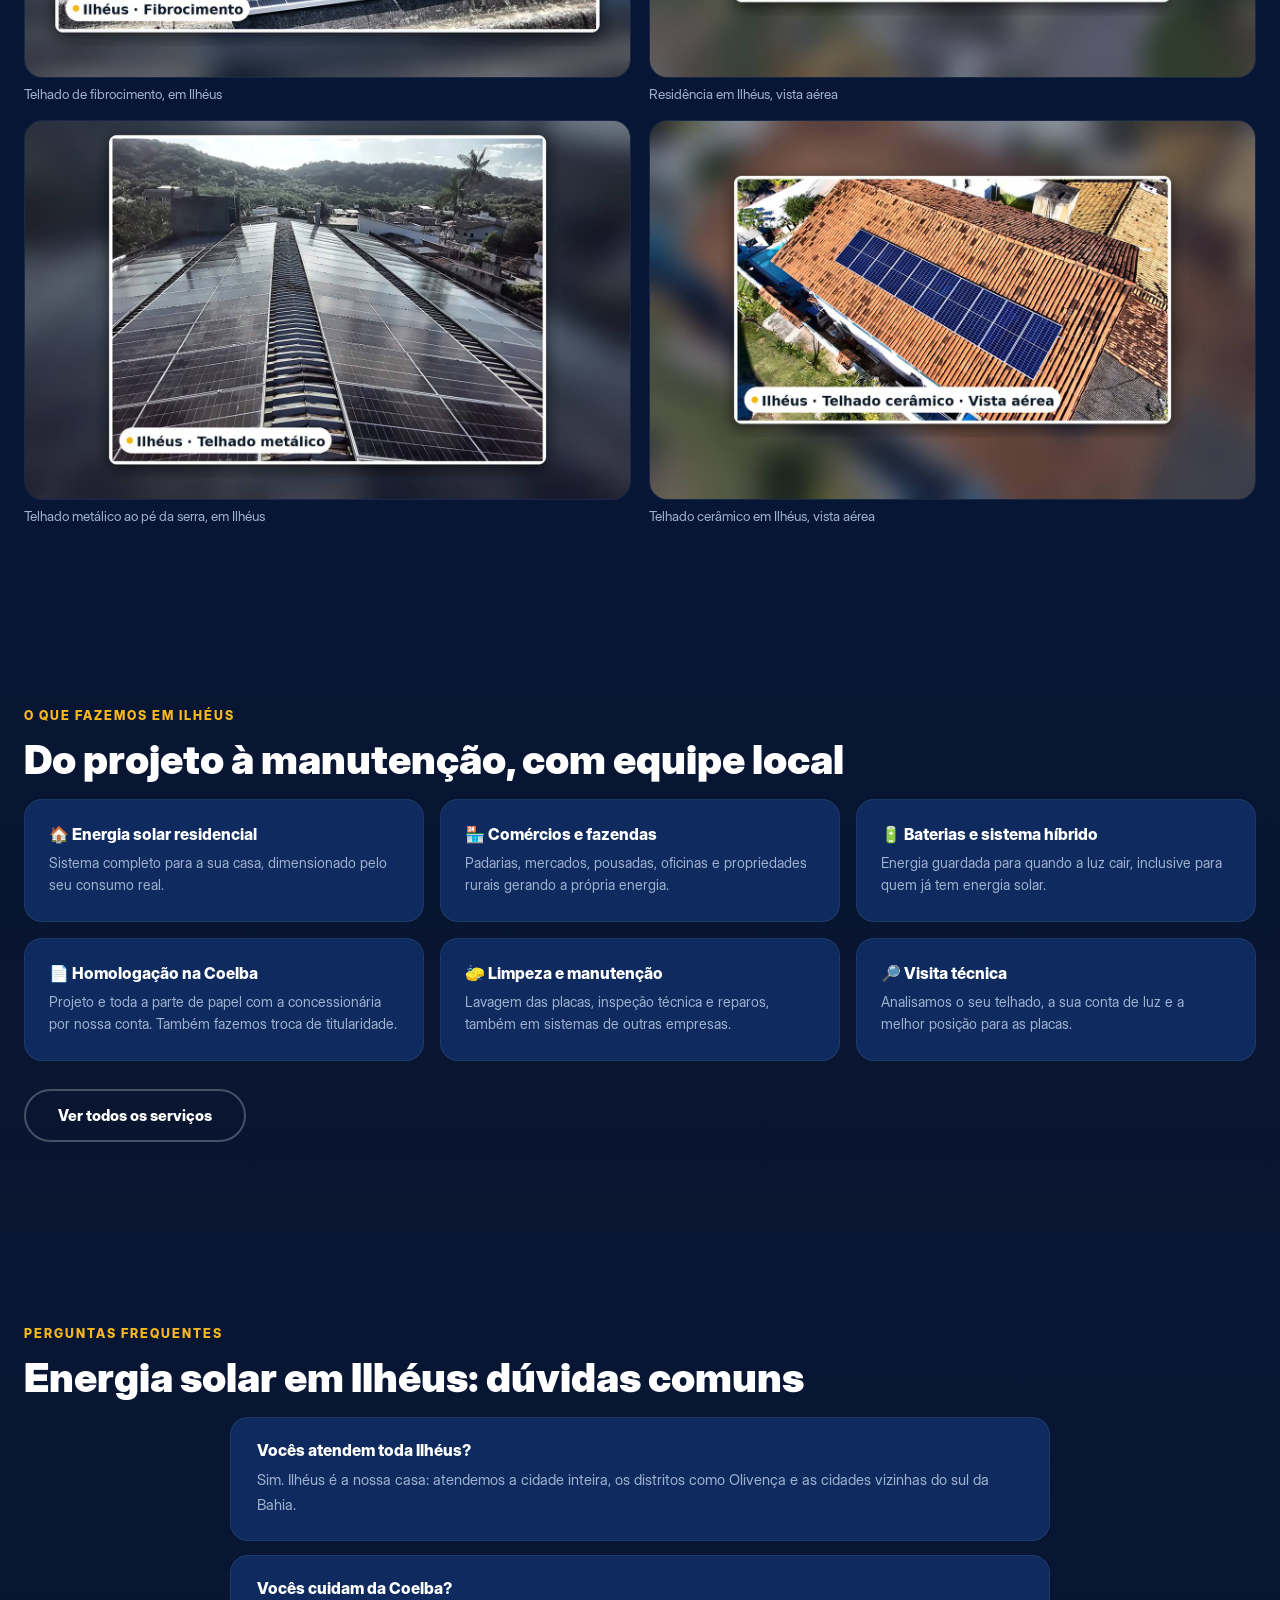
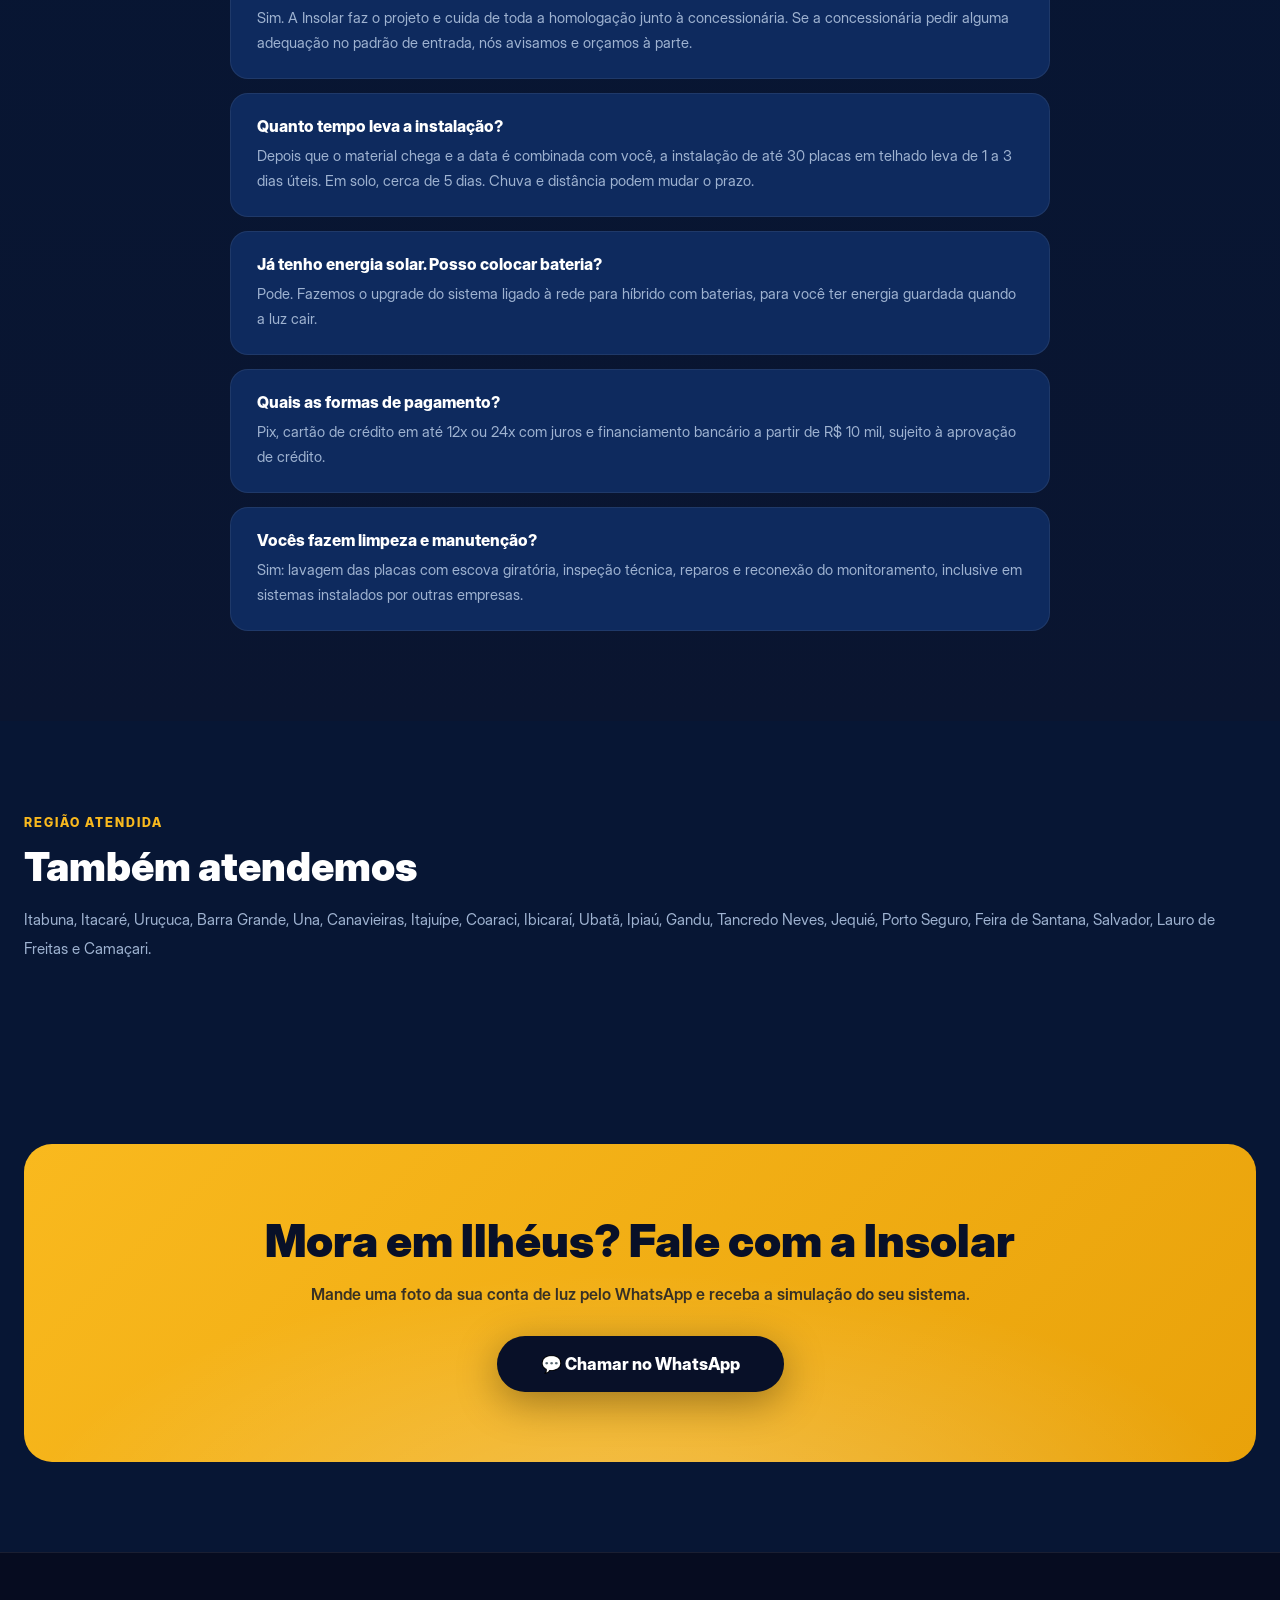
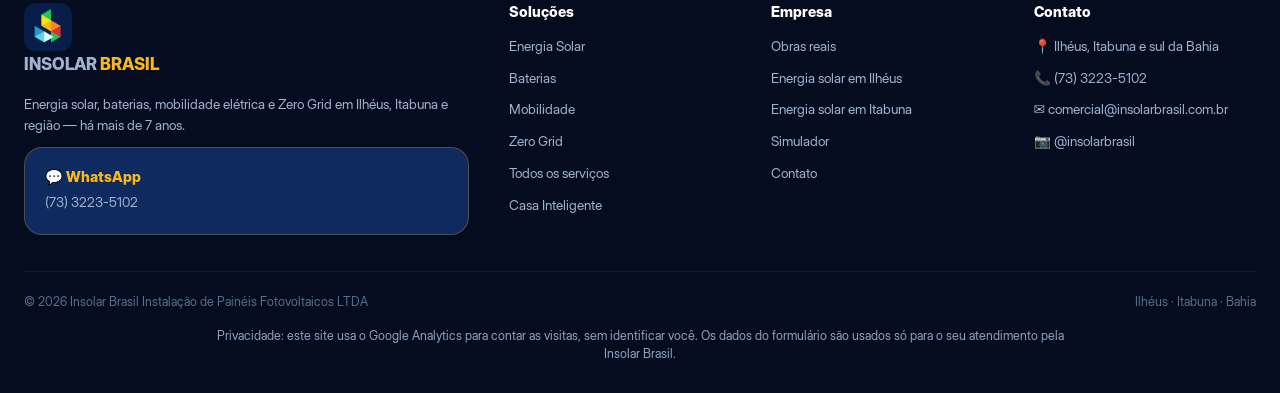
<file: energia-solar-ilheus.html>
<!DOCTYPE html>
<html lang="pt-BR">
<head>

<meta charset="UTF-8">
<meta name="viewport" content="width=device-width, initial-scale=1.0">
<title>Energia Solar em Ilhéus | Insolar Brasil</title>
<!-- BUSCAS -->
<meta name="description" content="Empresa de energia solar em Ilhéus-BA há mais de 7 anos: projeto, homologação na Coelba, instalação, baterias e manutenção. Veja obras reais em Ilhéus. WhatsApp (73) 3223-5102.">
<link rel="canonical" href="https://insolarbrasil.com.br/energia-solar-ilheus.html">
<meta name="robots" content="index, follow">
<meta property="og:type" content="website">
<meta property="og:locale" content="pt_BR">
<meta property="og:site_name" content="Insolar Brasil">
<meta property="og:title" content="Energia Solar em Ilhéus | Insolar Brasil">
<meta property="og:description" content="Empresa de energia solar em Ilhéus-BA há mais de 7 anos: projeto, homologação na Coelba, instalação, baterias e manutenção. Veja obras reais em Ilhéus. WhatsApp (73) 3223-5102.">
<meta property="og:url" content="https://insolarbrasil.com.br/energia-solar-ilheus.html">
<meta property="og:image" content="https://insolarbrasil.com.br/img/obras-reais/obra-ilheus-metalico-mar.jpg">
<link rel="icon" href="img/logo-e194f5c9.png">
<script type="application/ld+json">{"@context": "https://schema.org", "@type": "WebPage", "name": "Energia Solar em Ilhéus | Insolar Brasil", "url": "https://insolarbrasil.com.br/energia-solar-ilheus.html", "description": "Empresa de energia solar em Ilhéus-BA há mais de 7 anos: projeto, homologação na Coelba, instalação, baterias e manutenção. Veja obras reais em Ilhéus. WhatsApp (73) 3223-5102.", "about": {"@type": "Service", "serviceType": "Instalação de energia solar", "provider": {"@id": "https://insolarbrasil.com.br/#empresa"}, "areaServed": {"@type": "City", "name": "Ilhéus", "containedInPlace": {"@type": "State", "name": "Bahia"}}}, "publisher": {"@id": "https://insolarbrasil.com.br/#empresa"}}</script>
<script type="application/ld+json">{"@context": "https://schema.org", "@type": "FAQPage", "mainEntity": [{"@type": "Question", "name": "Vocês atendem toda Ilhéus?", "acceptedAnswer": {"@type": "Answer", "text": "Sim. Ilhéus é a nossa casa: atendemos a cidade inteira, os distritos como Olivença e as cidades vizinhas do sul da Bahia."}}, {"@type": "Question", "name": "Vocês cuidam da Coelba?", "acceptedAnswer": {"@type": "Answer", "text": "Sim. A Insolar faz o projeto e cuida de toda a homologação junto à concessionária. Se a concessionária pedir alguma adequação no padrão de entrada, nós avisamos e orçamos à parte."}}, {"@type": "Question", "name": "Quanto tempo leva a instalação?", "acceptedAnswer": {"@type": "Answer", "text": "Depois que o material chega e a data é combinada com você, a instalação de até 30 placas em telhado leva de 1 a 3 dias úteis. Em solo, cerca de 5 dias. Chuva e distância podem mudar o prazo."}}, {"@type": "Question", "name": "Já tenho energia solar. Posso colocar bateria?", "acceptedAnswer": {"@type": "Answer", "text": "Pode. Fazemos o upgrade do sistema ligado à rede para híbrido com baterias, para você ter energia guardada quando a luz cair."}}, {"@type": "Question", "name": "Quais as formas de pagamento?", "acceptedAnswer": {"@type": "Answer", "text": "Pix, cartão de crédito em até 12x ou 24x com juros e financiamento bancário a partir de R$ 10 mil, sujeito à aprovação de crédito."}}, {"@type": "Question", "name": "Vocês fazem limpeza e manutenção?", "acceptedAnswer": {"@type": "Answer", "text": "Sim: lavagem das placas com escova giratória, inspeção técnica, reparos e reconexão do monitoramento, inclusive em sistemas instalados por outras empresas."}}]}</script>
<!-- /BUSCAS -->

<style>
@font-face{font-family:'Inter';src:url(fontes/inter-display-400.woff) format('woff');font-weight:400;font-display:swap}
@font-face{font-family:'Inter';src:url(fontes/inter-display-600.woff) format('woff');font-weight:600;font-display:swap}
@font-face{font-family:'Inter';src:url(fontes/inter-display-800.woff) format('woff');font-weight:800;font-display:swap}
@font-face{font-family:'Inter';src:url(fontes/inter-display-900.woff) format('woff');font-weight:900;font-display:swap}


:root{--laranja:#F9B91E;--amarelo:#FFD05A;--azul-noite:#071634;--azul:#0E2A5E;--verde:#3CC86E;--vermelho:#FF5050;--superficie:#0E2A5E;--superficie2:#13366F;--suave:#9FB3D1}
*{margin:0;padding:0;box-sizing:border-box}
html{scroll-behavior:smooth}
body{font-family:'Inter',system-ui,sans-serif;background:var(--azul-noite);color:#fff;overflow-x:hidden}
img{max-width:100%;display:block}
/* TOPBAR */
.topbar{background:linear-gradient(90deg,#E9A20A,var(--laranja));color:#081028;font-size:.78rem;font-weight:700;padding:8px 24px;text-align:center}
/* HEADER */
header{position:sticky;top:0;z-index:100;background:rgba(8,16,40,.96);backdrop-filter:blur(12px);border-bottom:1px solid rgba(249,185,30,.15)}
.nav{max-width:1240px;margin:0 auto;display:flex;align-items:center;justify-content:space-between;padding:12px 24px;gap:16px}
.logo{display:flex;align-items:center;gap:12px;text-decoration:none;color:#fff}
.logo img{width:48px;height:48px;border-radius:12px;object-fit:cover}
.logo span{font-weight:800;font-size:1.05rem}.logo span b{color:var(--laranja)}
.menu{display:flex;gap:22px;list-style:none}
.menu a{color:var(--suave);text-decoration:none;font-size:.85rem;font-weight:600;transition:.2s}
.menu a:hover,.menu a.ativo{color:var(--laranja)}
.btn-wpp{background:var(--laranja);color:#081028!important;padding:11px 22px;border-radius:50px;font-weight:800;font-size:.85rem;text-decoration:none;box-shadow:0 4px 20px rgba(249,185,30,.4);transition:.2s;white-space:nowrap}
.btn-wpp:hover{transform:translateY(-2px)}
/* HERO */
.hero{position:relative;padding:90px 24px 100px;overflow:hidden}
.hero::before{content:'';position:absolute;inset:0;background:radial-gradient(ellipse 60% 50% at 80% 20%,rgba(249,185,30,.16),transparent),radial-gradient(ellipse 50% 60% at 10% 80%,rgba(27,79,138,.28),transparent)}
.hero-inner{max-width:1240px;margin:0 auto;display:grid;grid-template-columns:1.1fr .9fr;gap:56px;align-items:center;position:relative;z-index:2}
.badge{display:inline-flex;gap:8px;background:rgba(46,204,113,.12);border:1px solid rgba(46,204,113,.35);color:var(--verde);padding:8px 18px;border-radius:50px;font-size:.78rem;font-weight:700;margin-bottom:22px}
.hero-num{font-size:clamp(4.5rem,11vw,8.5rem);font-weight:900;line-height:.95;background:linear-gradient(90deg,var(--laranja),var(--amarelo),var(--laranja));-webkit-background-clip:text;background-clip:text;color:transparent;filter:drop-shadow(0 0 30px rgba(249,185,30,.35));animation:glow 3s ease-in-out infinite;margin-bottom:6px}
@keyframes glow{0%,100%{filter:drop-shadow(0 0 20px rgba(249,185,30,.25))}50%{filter:drop-shadow(0 0 45px rgba(249,185,30,.5))}}
.hero-num-lbl{font-size:clamp(1.2rem,2.6vw,1.8rem);font-weight:900;margin-bottom:16px}
.hero p.sub{color:var(--suave);font-size:1.05rem;line-height:1.7;margin-bottom:30px;max-width:540px}
.ctas{display:flex;gap:16px;flex-wrap:wrap}
.btn-primary{background:linear-gradient(135deg,var(--laranja),#F0AE14);color:#081028;padding:16px 34px;border-radius:50px;font-weight:800;font-size:.95rem;text-decoration:none;box-shadow:0 6px 30px rgba(249,185,30,.45);transition:.2s;display:inline-block}
.btn-primary:hover{transform:translateY(-3px)}
.btn-ghost{border:2px solid rgba(255,255,255,.25);color:#fff;padding:15px 32px;border-radius:50px;font-weight:700;font-size:.95rem;text-decoration:none;transition:.2s;display:inline-block}
.btn-ghost:hover{border-color:var(--laranja);color:var(--laranja)}
.hero-visual{position:relative}
.frame{border-radius:24px;overflow:hidden;box-shadow:0 30px 80px rgba(0,0,0,.6),0 0 60px rgba(249,185,30,.15);border:1px solid rgba(255,255,255,.08)}
.frame img{width:100%;height:480px;object-fit:cover}
.float-card{position:absolute;bottom:-24px;left:-28px;background:rgba(13,27,62,.95);border:1px solid rgba(249,185,30,.3);border-radius:18px;padding:16px 20px;box-shadow:0 20px 50px rgba(0,0,0,.5)}
.float-card .n{font-size:1.7rem;font-weight:900;color:var(--verde)}
.float-card .l{font-size:.72rem;color:var(--suave);font-weight:600}
/* SECOES */
section{padding:90px 24px}
.container{max-width:1240px;margin:0 auto}
.tag{display:inline-block;color:var(--laranja);font-weight:800;font-size:.78rem;letter-spacing:2px;text-transform:uppercase;margin-bottom:14px}
.h2{font-size:clamp(1.7rem,3.5vw,2.5rem);font-weight:900;margin-bottom:16px;line-height:1.15}
.sub{color:var(--suave);max-width:660px;line-height:1.7;margin-bottom:48px}
/* PILARES */
.pilares{background:linear-gradient(180deg,var(--azul-noite),#0A1530)}
.grid4{display:grid;grid-template-columns:repeat(4,1fr);gap:18px}
.pilar{background:var(--superficie);border:1px solid rgba(255,255,255,.07);border-radius:22px;padding:32px 26px;transition:.25s}
.pilar:hover{border-color:rgba(249,185,30,.4);transform:translateY(-4px)}
.pilar .ic{width:54px;height:54px;background:rgba(249,185,30,.12);border:1px solid rgba(249,185,30,.3);border-radius:16px;display:flex;align-items:center;justify-content:center;font-size:1.5rem;margin-bottom:18px}
.pilar h4{font-weight:800;margin-bottom:10px;font-size:1rem}
.pilar p{color:var(--suave);font-size:.85rem;line-height:1.6}
/* CARDS PRODUTO */
.grid3{display:grid;grid-template-columns:repeat(3,1fr);gap:20px}
.pcard{background:var(--superficie);border:1px solid rgba(255,255,255,.07);border-radius:22px;overflow:hidden;transition:.25s;display:flex;flex-direction:column}
.pcard:hover{transform:translateY(-6px);border-color:rgba(249,185,30,.45);box-shadow:0 20px 50px rgba(0,0,0,.5),0 0 40px rgba(249,185,30,.12)}
.pcard .pimg{height:220px;overflow:hidden}
.pcard .pimg img{width:100%;height:100%;object-fit:cover;transition:.5s}
.pcard:hover .pimg img{transform:scale(1.06)}
.pcard .pbody{padding:24px;flex:1;display:flex;flex-direction:column;gap:10px}
.pcard h3{font-size:1.15rem;font-weight:800}
.pcard p{color:var(--suave);font-size:.88rem;line-height:1.65;flex:1}
.blink{color:var(--laranja);font-weight:800;font-size:.88rem;text-decoration:none;display:inline-flex;gap:6px;margin-top:6px}
.blink:hover{gap:10px}
/* NUMEROS */
.numeros{background:linear-gradient(135deg,rgba(249,185,30,.08),rgba(27,79,138,.15));border-top:1px solid rgba(249,185,30,.15);border-bottom:1px solid rgba(249,185,30,.15)}
.grid4n{display:grid;grid-template-columns:repeat(4,1fr);gap:24px;text-align:center}
.num{font-size:clamp(2.4rem,5vw,3.8rem);font-weight:900;background:linear-gradient(90deg,var(--laranja),var(--amarelo));-webkit-background-clip:text;background-clip:text;color:transparent}
.lbl{color:var(--suave);font-weight:600;font-size:.9rem;margin-top:8px}
/* SIMULADOR */
.simulador{background:linear-gradient(135deg,rgba(249,185,30,.1),rgba(27,79,138,.2))}
.sim-box{max-width:760px;margin:0 auto;background:var(--superficie);border:1px solid rgba(249,185,30,.25);border-radius:28px;padding:48px 44px;box-shadow:0 30px 80px rgba(0,0,0,.5)}
.sim-box label{display:block;font-weight:800;margin-bottom:12px;font-size:1.05rem}
.sim-box input{width:100%;background:#081028;border:2px solid rgba(255,255,255,.15);border-radius:16px;padding:18px 22px;color:#fff;font-family:inherit;font-size:1.3rem;font-weight:800;margin-bottom:24px;outline:none}
.sim-box input:focus{border-color:var(--laranja)}
.btn-simular{width:100%;background:linear-gradient(135deg,var(--laranja),#F0AE14);color:#081028;border:0;padding:18px;border-radius:50px;font-weight:900;font-size:1.05rem;font-family:inherit;cursor:pointer;box-shadow:0 8px 30px rgba(249,185,30,.45)}
.sim-res{display:none;margin-top:28px;background:rgba(46,204,113,.08);border:1px solid rgba(46,204,113,.3);border-radius:20px;padding:28px}
.sim-res.show{display:block;animation:fadeUp .5s ease}
@keyframes fadeUp{from{opacity:0;transform:translateY(14px)}to{opacity:1;transform:none}}
.sim-grid{display:grid;grid-template-columns:repeat(3,1fr);gap:18px;text-align:center;margin-bottom:20px}
.sim-item .v{font-size:1.8rem;font-weight:900;color:var(--verde)}
.sim-item .l{font-size:.75rem;color:var(--suave);font-weight:600;margin-top:4px}
.sim-nota{font-size:.72rem;color:var(--suave);text-align:center;line-height:1.5}
.sim-cta{text-align:center;margin-top:18px}
/* GALERIA */
.galeria{display:grid;grid-template-columns:repeat(2,1fr);gap:18px}
.gitem{border-radius:20px;overflow:hidden;position:relative;height:340px;border:1px solid rgba(255,255,255,.07)}
.gitem img{width:100%;height:100%;object-fit:cover;transition:.5s}
.gitem:hover img{transform:scale(1.05)}
.gcap{position:absolute;bottom:0;left:0;right:0;background:linear-gradient(transparent,rgba(8,16,40,.95));padding:40px 20px 16px;font-size:.85rem;font-weight:700}
/* FAQ */
.faq{background:linear-gradient(180deg,var(--azul-noite),#0A1530)}
.faq-lista{max-width:820px;margin:0 auto;display:flex;flex-direction:column;gap:14px}
.faq-item{background:var(--superficie);border:1px solid rgba(255,255,255,.07);border-radius:18px;overflow:hidden}
.faq-q{width:100%;background:none;border:0;color:#fff;font-family:inherit;font-weight:800;font-size:1rem;padding:22px 26px;text-align:left;cursor:pointer;display:flex;justify-content:space-between;gap:16px}
.faq-q .seta{color:var(--laranja);font-size:1.2rem;transition:.3s}
.faq-item.open .seta{transform:rotate(45deg)}
.faq-r{max-height:0;overflow:hidden;transition:max-height .35s ease}
.faq-r p{color:var(--suave);font-size:.9rem;line-height:1.7;padding:0 26px 22px}
/* SOBRE */
.sobre-grid{display:grid;grid-template-columns:1fr 1fr;gap:50px;align-items:center}
.sobre-lista{list-style:none;display:flex;flex-direction:column;gap:16px;margin-top:26px}
.sobre-lista li{display:flex;gap:12px;color:var(--suave);font-size:.95rem;line-height:1.6}
.sobre-lista li b{color:#fff}
.mapa{border-radius:22px;overflow:hidden;border:1px solid rgba(255,255,255,.1);box-shadow:0 20px 60px rgba(0,0,0,.5)}
.mapa iframe{width:100%;height:380px;border:0}
/* CTA FINAL */
.cta-final{background:linear-gradient(135deg,#F9B91E,#E9A20A);border-radius:28px;padding:70px 50px;text-align:center;position:relative;overflow:hidden}
.cta-final::before{content:'';position:absolute;inset:0;background:radial-gradient(ellipse 50% 80% at 50% 120%,rgba(255,255,255,.25),transparent)}
.cta-final h2{font-size:clamp(1.8rem,4vw,2.8rem);font-weight:900;color:#081028;margin-bottom:16px;position:relative}
.cta-final p{color:rgba(8,16,40,.8);font-weight:600;margin-bottom:32px;position:relative}
.btn-dark{background:#081028;color:#fff;padding:18px 44px;border-radius:50px;font-weight:800;font-size:1.05rem;text-decoration:none;display:inline-block;box-shadow:0 10px 40px rgba(0,0,0,.35);transition:.2s;position:relative}
.btn-dark:hover{transform:translateY(-3px) scale(1.02)}
/* FOOTER */
footer{border-top:1px solid rgba(255,255,255,.08);padding:50px 24px 30px;background:#060C20}
.footer-grid{max-width:1240px;margin:0 auto;display:grid;grid-template-columns:2fr 1fr 1fr 1fr;gap:40px;margin-bottom:36px}
.footer-grid h5{font-weight:800;margin-bottom:16px;font-size:.9rem}
.footer-grid a,.footer-grid p{color:var(--suave);font-size:.85rem;text-decoration:none;display:block;margin-bottom:10px;line-height:1.6}
.footer-grid a:hover{color:var(--laranja)}
.footer-atend{background:var(--superficie);border:1px solid rgba(249,185,30,.25);border-radius:18px;padding:20px;margin-top:8px}
.footer-atend b{color:var(--laranja);display:block;margin-bottom:6px;font-size:.9rem}
.footer-bottom{max-width:1240px;margin:0 auto;border-top:1px solid rgba(255,255,255,.06);padding-top:22px;display:flex;justify-content:space-between;flex-wrap:wrap;gap:10px;color:#5A6E8F;font-size:.78rem}
/* WPP FLUTUANTE */
.wpp-float{position:fixed;bottom:26px;right:26px;z-index:200;width:62px;height:62px;background:#25D366;border-radius:50%;display:flex;align-items:center;justify-content:center;box-shadow:0 8px 30px rgba(37,211,102,.5);transition:.2s}
.wpp-float:hover{transform:scale(1.1)}
.wpp-float svg{width:34px;height:34px;fill:#fff}
/* RESPONSIVO */
@media(max-width:960px){.topbar{font-size:.66rem}.menu{display:none}.hero-inner{grid-template-columns:1fr;gap:44px}.frame img{height:340px}.grid4,.grid3{grid-template-columns:1fr 1fr}.grid4n{grid-template-columns:1fr 1fr;gap:36px}.galeria{grid-template-columns:1fr 1fr}.sobre-grid{grid-template-columns:1fr}.footer-grid{grid-template-columns:1fr 1fr}.sim-box{padding:34px 24px}.sim-grid{grid-template-columns:1fr;gap:14px}}
@media(max-width:560px){.grid4,.grid3{grid-template-columns:1fr}.galeria{grid-template-columns:1fr}.cta-final{padding:50px 24px}}

.promo-link{color:#F9B91E !important;font-weight:800}

/* MENU NO CELULAR E TABLET */
.btn-menu{display:none;white-space:nowrap;background:transparent;border:1px solid rgba(255,255,255,.3);color:#fff;border-radius:12px;padding:9px 12px;font-family:inherit;font-weight:800;font-size:.95rem;cursor:pointer;margin-left:8px}
@media(max-width:960px){.btn-menu{display:inline-block}
.nav.aberto .menu{display:flex !important;flex-direction:column;position:absolute;top:100%;left:0;right:0;background:#071634;padding:6px 24px 18px;gap:0;border-bottom:2px solid #F9B91E;box-shadow:0 20px 40px rgba(0,0,0,.5);z-index:60;list-style:none;margin:0}
.nav.aberto .menu li a{display:block;padding:14px 4px;border-bottom:1px solid rgba(255,255,255,.08);font-size:1.05rem}
}
@media(max-width:480px){.nav .logo span{display:none}.btn-wpp{padding:10px 14px !important;font-size:.85rem !important}.btn-menu{padding:9px 10px}}
</style>
<!-- Medição de visitas (Google Analytics) -->
<script async src="https://www.googletagmanager.com/gtag/js?id=G-ZY5M0HH46K"></script>
<script>window.dataLayer=window.dataLayer||[];function gtag(){dataLayer.push(arguments);}gtag('js',new Date());gtag('config','G-ZY5M0HH46K');</script>
<link rel="stylesheet" href="insolar-extra.css">
<style>
.hero-cidade{padding:80px 24px 70px}
.hero-cidade h1{font-size:clamp(2.2rem,6vw,3.8rem);font-weight:900;line-height:1.05;margin-bottom:18px}
.hero-cidade h1 span{background:linear-gradient(90deg,var(--laranja),var(--amarelo));-webkit-background-clip:text;background-clip:text;color:transparent}
.galeria figure{margin:0}.galeria img{border-radius:18px;border:1px solid rgba(255,255,255,.08);width:100%;height:auto}
.galeria figcaption{color:var(--suave);font-size:.85rem;margin-top:8px}
.lista-serv{display:grid;grid-template-columns:repeat(3,1fr);gap:16px}
.serv{background:var(--superficie);border:1px solid rgba(255,255,255,.07);border-radius:18px;padding:24px}
.serv h3{font-size:1rem;font-weight:800;margin-bottom:8px}.serv p{color:var(--suave);font-size:.88rem;line-height:1.6}
.faq-cid .faq-item h3{font-size:1rem;font-weight:800;padding:22px 26px 8px}.faq-cid .faq-item p{color:var(--suave);padding:0 26px 22px;line-height:1.7;font-size:.92rem}
.cidades-lista{color:var(--suave);line-height:1.9;font-size:.95rem}
@media(max-width:960px){.lista-serv{grid-template-columns:1fr 1fr}}
@media(max-width:560px){.lista-serv{grid-template-columns:1fr}.galeria{grid-template-columns:1fr}}
</style>
</head>
<body>
<div class="topbar"><a data-fim="2026-11-30T23:59:59-03:00" href="/#promocoes" style="color:inherit;text-decoration:underline">🎁 BLACK NOVEMBRO INSOLAR</a> · WHATSAPP (73) 3223-5102 · CENTENAS DE INSTALAÇÕES HOMOLOGADAS NA BAHIA</div>
<header><nav class="nav">
  <a href="/" class="logo"><img src="img/logo-e194f5c9.png" alt="Logo"><span>INSOLAR <b>BRASIL</b></span></a>
  <ul class="menu">
    <li><a href="/">Início</a></li>
    <li><a href="energia-solar.html">Energia Solar</a></li>
    <li><a href="baterias.html">Baterias</a></li>
    <li><a href="mobilidade.html">Mobilidade</a></li>
    <li><a href="zero-grid.html">Zero Grid</a></li>
    <li><a href="servicos.html">Serviços</a></li>
    <li><a href="obras.html">Obras</a></li>
    <li data-fim="2026-11-30T23:59:59-03:00"><a href="/#promocoes" class="promo-link">🎁 Promoções</a></li>
    <li><a href="contato.html">Contato</a></li>
  </ul>
  <a class="btn-wpp" href="https://wa.me/557332235102?text=Ol%C3%A1!%20Sou%20de%20Ilh%C3%A9us%20e%20quero%20um%20or%C3%A7amento%20de%20energia%20solar" target="_blank">💬 WhatsApp</a>
  <button class="btn-menu" aria-label="Abrir menu" aria-expanded="false">☰ Menu</button>
</nav></header>
<section class="hero hero-cidade">
  <div class="container">
    <span class="badge">📍 Ilhéus · Bahia</span>
    <h1>Energia solar em <span>Ilhéus</span></h1>
    <p class="sub">A Insolar Brasil nasceu em Ilhéus. Há mais de 7 anos fazemos projeto, homologação e instalação de energia solar para casas, comércios e fazendas da cidade, com centenas de instalações homologadas em dezenas de cidades da Bahia.</p>
    <div class="ctas">
      <a class="btn-primary" href="https://wa.me/557332235102?text=Ol%C3%A1!%20Sou%20de%20Ilh%C3%A9us%20e%20quero%20um%20or%C3%A7amento%20de%20energia%20solar" target="_blank">Quero meu orçamento em Ilhéus</a>
      <a class="btn-ghost" href="#obras">Ver obras em Ilhéus</a>
    </div>
  </div>
</section>

<section id="obras">
  <div class="container">
    <span class="tag">Obras reais</span>
    <h2 class="h2">Instalações da Insolar em Ilhéus</h2>
    <p class="sub">Sistemas que nós instalamos aqui na cidade: telhado cerâmico, metálico e de fibrocimento, de residências a comércios.</p>
    <div class="galeria">
      <figure><img src="img/obras-reais/obra-ilheus-metalico-mar.jpg" alt="Telhado metálico com vista para o mar, em Ilhéus: energia solar instalada pela Insolar Brasil" loading="lazy"><figcaption>Telhado metálico com vista para o mar, em Ilhéus</figcaption></figure>
      <figure><img src="img/obras-reais/obra-ilheus-ceramica-aeroporto.jpg" alt="Telhado cerâmico perto do aeroporto, em Ilhéus: energia solar instalada pela Insolar Brasil" loading="lazy"><figcaption>Telhado cerâmico perto do aeroporto, em Ilhéus</figcaption></figure>
      <figure><img src="img/obras-reais/obra-ilheus-fibrocimento.jpg" alt="Telhado de fibrocimento, em Ilhéus: energia solar instalada pela Insolar Brasil" loading="lazy"><figcaption>Telhado de fibrocimento, em Ilhéus</figcaption></figure>
      <figure><img src="img/obras-reais/obra-ilheus-residencial-aerea-3.jpg" alt="Residência em Ilhéus, vista aérea: energia solar instalada pela Insolar Brasil" loading="lazy"><figcaption>Residência em Ilhéus, vista aérea</figcaption></figure>
      <figure><img src="img/obras-reais/obra-ilheus-metalico-serra.jpg" alt="Telhado metálico ao pé da serra, em Ilhéus: energia solar instalada pela Insolar Brasil" loading="lazy"><figcaption>Telhado metálico ao pé da serra, em Ilhéus</figcaption></figure>
      <figure><img src="img/obras-reais/obra-ilheus-ceramica-aerea.jpg" alt="Telhado cerâmico em Ilhéus, vista aérea: energia solar instalada pela Insolar Brasil" loading="lazy"><figcaption>Telhado cerâmico em Ilhéus, vista aérea</figcaption></figure>
    </div>
  </div>
</section>

<section class="pilares">
  <div class="container">
    <span class="tag">O que fazemos em Ilhéus</span>
    <h2 class="h2">Do projeto à manutenção, com equipe local</h2>
    <div class="lista-serv">
      <div class="serv"><h3>🏠 Energia solar residencial</h3><p>Sistema completo para a sua casa, dimensionado pelo seu consumo real.</p></div>
      <div class="serv"><h3>🏪 Comércios e fazendas</h3><p>Padarias, mercados, pousadas, oficinas e propriedades rurais gerando a própria energia.</p></div>
      <div class="serv"><h3>🔋 Baterias e sistema híbrido</h3><p>Energia guardada para quando a luz cair, inclusive para quem já tem energia solar.</p></div>
      <div class="serv"><h3>📄 Homologação na Coelba</h3><p>Projeto e toda a parte de papel com a concessionária por nossa conta. Também fazemos troca de titularidade.</p></div>
      <div class="serv"><h3>🧽 Limpeza e manutenção</h3><p>Lavagem das placas, inspeção técnica e reparos, também em sistemas de outras empresas.</p></div>
      <div class="serv"><h3>🔎 Visita técnica</h3><p>Analisamos o seu telhado, a sua conta de luz e a melhor posição para as placas.</p></div>
    </div>
    <p style="margin-top:28px"><a class="btn-ghost" href="servicos.html">Ver todos os serviços</a></p>
  </div>
</section>

<section class="faq faq-cid">
  <div class="container">
    <span class="tag">Perguntas frequentes</span>
    <h2 class="h2">Energia solar em Ilhéus: dúvidas comuns</h2>
    <div class="faq-lista">
      <div class="faq-item"><h3>Vocês atendem toda Ilhéus?</h3><p>Sim. Ilhéus é a nossa casa: atendemos a cidade inteira, os distritos como Olivença e as cidades vizinhas do sul da Bahia.</p></div>
      <div class="faq-item"><h3>Vocês cuidam da Coelba?</h3><p>Sim. A Insolar faz o projeto e cuida de toda a homologação junto à concessionária. Se a concessionária pedir alguma adequação no padrão de entrada, nós avisamos e orçamos à parte.</p></div>
      <div class="faq-item"><h3>Quanto tempo leva a instalação?</h3><p>Depois que o material chega e a data é combinada com você, a instalação de até 30 placas em telhado leva de 1 a 3 dias úteis. Em solo, cerca de 5 dias. Chuva e distância podem mudar o prazo.</p></div>
      <div class="faq-item"><h3>Já tenho energia solar. Posso colocar bateria?</h3><p>Pode. Fazemos o upgrade do sistema ligado à rede para híbrido com baterias, para você ter energia guardada quando a luz cair.</p></div>
      <div class="faq-item"><h3>Quais as formas de pagamento?</h3><p>Pix, cartão de crédito em até 12x ou 24x com juros e financiamento bancário a partir de R$ 10 mil, sujeito à aprovação de crédito.</p></div>
      <div class="faq-item"><h3>Vocês fazem limpeza e manutenção?</h3><p>Sim: lavagem das placas com escova giratória, inspeção técnica, reparos e reconexão do monitoramento, inclusive em sistemas instalados por outras empresas.</p></div>
    </div>
  </div>
</section>

<section>
  <div class="container">
    <span class="tag">Região atendida</span>
    <h2 class="h2">Também atendemos</h2>
    <p class="cidades-lista">Itabuna, Itacaré, Uruçuca, Barra Grande, Una, Canavieiras, Itajuípe, Coaraci, Ibicaraí, Ubatã, Ipiaú, Gandu, Tancredo Neves, Jequié, Porto Seguro, Feira de Santana, Salvador, Lauro de Freitas e Camaçari.</p>
  </div>
</section>

<section>
  <div class="container">
    <div class="cta-final">
      <h2>Mora em Ilhéus? Fale com a Insolar</h2>
      <p>Mande uma foto da sua conta de luz pelo WhatsApp e receba a simulação do seu sistema.</p>
      <a class="btn-dark" href="https://wa.me/557332235102?text=Ol%C3%A1!%20Sou%20de%20Ilh%C3%A9us%20e%20quero%20um%20or%C3%A7amento%20de%20energia%20solar" target="_blank">💬 Chamar no WhatsApp</a>
    </div>
  </div>
</section>

<footer>
  <div class="footer-grid">
    <div>
      <a href="/" class="logo" style="margin-bottom:16px"><img src="img/logo-e194f5c9.png" alt="Logo"><span>INSOLAR <b>BRASIL</b></span></a>
      <p>Energia solar, baterias, mobilidade elétrica e Zero Grid em Ilhéus, Itabuna e região — há mais de 7 anos.</p>
      <div class="footer-atend"><b>💬 WhatsApp</b><p style="margin:0">(73) 3223-5102</p></div>
    </div>
    <div>
      <h5>Soluções</h5>
      <a href="energia-solar.html">Energia Solar</a>
      <a href="baterias.html">Baterias</a>
      <a href="mobilidade.html">Mobilidade</a>
      <a href="zero-grid.html">Zero Grid</a>
      <a href="servicos.html">Todos os serviços</a>
      <a href="casa-inteligente.html">Casa Inteligente</a>
    </div>
    <div>
      <h5>Empresa</h5>
      <a href="obras.html">Obras reais</a>
      <a href="energia-solar-ilheus.html">Energia solar em Ilhéus</a>
      <a href="energia-solar-itabuna.html">Energia solar em Itabuna</a>
      <a href="index.html#simulador">Simulador</a>
      <a href="contato.html">Contato</a>
    </div>
    <div>
      <h5>Contato</h5>
      <p>📍 Ilhéus, Itabuna e sul da Bahia</p>
      <p>📞 (73) 3223-5102</p>
      <p>✉️ comercial@insolarbrasil.com.br</p>
      <a href="https://instagram.com/insolarbrasil" target="_blank">📷 @insolarbrasil</a>
    </div>
  </div>
  <div class="footer-bottom"><span>© 2026 Insolar Brasil Instalação de Painéis Fotovoltaicos LTDA</span><span>Ilhéus · Itabuna · Bahia</span></div>
<p class="aviso-privacidade">Privacidade: este site usa o Google Analytics para contar as visitas, sem identificar você. Os dados do formulário são usados só para o seu atendimento pela Insolar Brasil.</p>
</footer>

<a class="wpp-float" href="https://wa.me/557332235102?text=Ol%C3%A1!%20Sou%20de%20Ilh%C3%A9us%20e%20quero%20um%20or%C3%A7amento%20de%20energia%20solar" target="_blank" aria-label="WhatsApp">
  <svg viewBox="0 0 32 32"><path d="M16 2.7C8.7 2.7 2.7 8.7 2.7 16c0 2.3.6 4.6 1.8 6.6L2.7 29.3l6.9-1.8c1.9 1 4.1 1.6 6.4 1.6 7.3 0 13.3-6 13.3-13.3S23.3 2.7 16 2.7zm0 24.2c-2 0-4-.5-5.7-1.5l-.4-.2-4.1 1.1 1.1-4-.3-.4c-1.1-1.8-1.7-3.8-1.7-5.9 0-6.1 5-11.1 11.1-11.1s11.1 5 11.1 11.1-5 11-11.1 11zm6.1-8.3c-.3-.2-2-1-2.3-1.1-.3-.1-.5-.2-.8.2-.2.3-.9 1.1-1.1 1.3-.2.2-.4.2-.7.1-.3-.2-1.4-.5-2.6-1.6-1-.9-1.6-2-1.8-2.3-.2-.3 0-.5.1-.7l.5-.6c.2-.2.2-.4.3-.6.1-.2 0-.4 0-.6-.1-.2-.8-1.9-1.1-2.6-.3-.7-.6-.6-.8-.6h-.7c-.2 0-.6.1-.9.4-.3.3-1.2 1.2-1.2 2.9s1.2 3.4 1.4 3.6c.2.2 2.5 3.8 6 5.3.8.4 1.5.6 2 .7.8.3 1.6.2 2.2.1.7-.1 2-.8 2.3-1.6.3-.8.3-1.5.2-1.6-.1-.2-.3-.3-.6-.4z"/></svg>
</a>
<script>(function(){var a=new Date();document.querySelectorAll('[data-fim]').forEach(function(e){if(a>new Date(e.getAttribute('data-fim')))e.remove();});})();</script>
<script>(function(){var b=document.querySelector('.btn-menu'),n=document.querySelector('.nav');if(!b||!n)return;b.addEventListener('click',function(){var a=n.classList.toggle('aberto');b.setAttribute('aria-expanded',a);b.textContent=a?'✕ Fechar':'☰ Menu';});n.querySelectorAll('.menu a').forEach(function(l){l.addEventListener('click',function(){n.classList.remove('aberto');b.textContent='☰ Menu';});});})();</script>
<script src="site.js" defer></script>
</body>
</html>
</file>
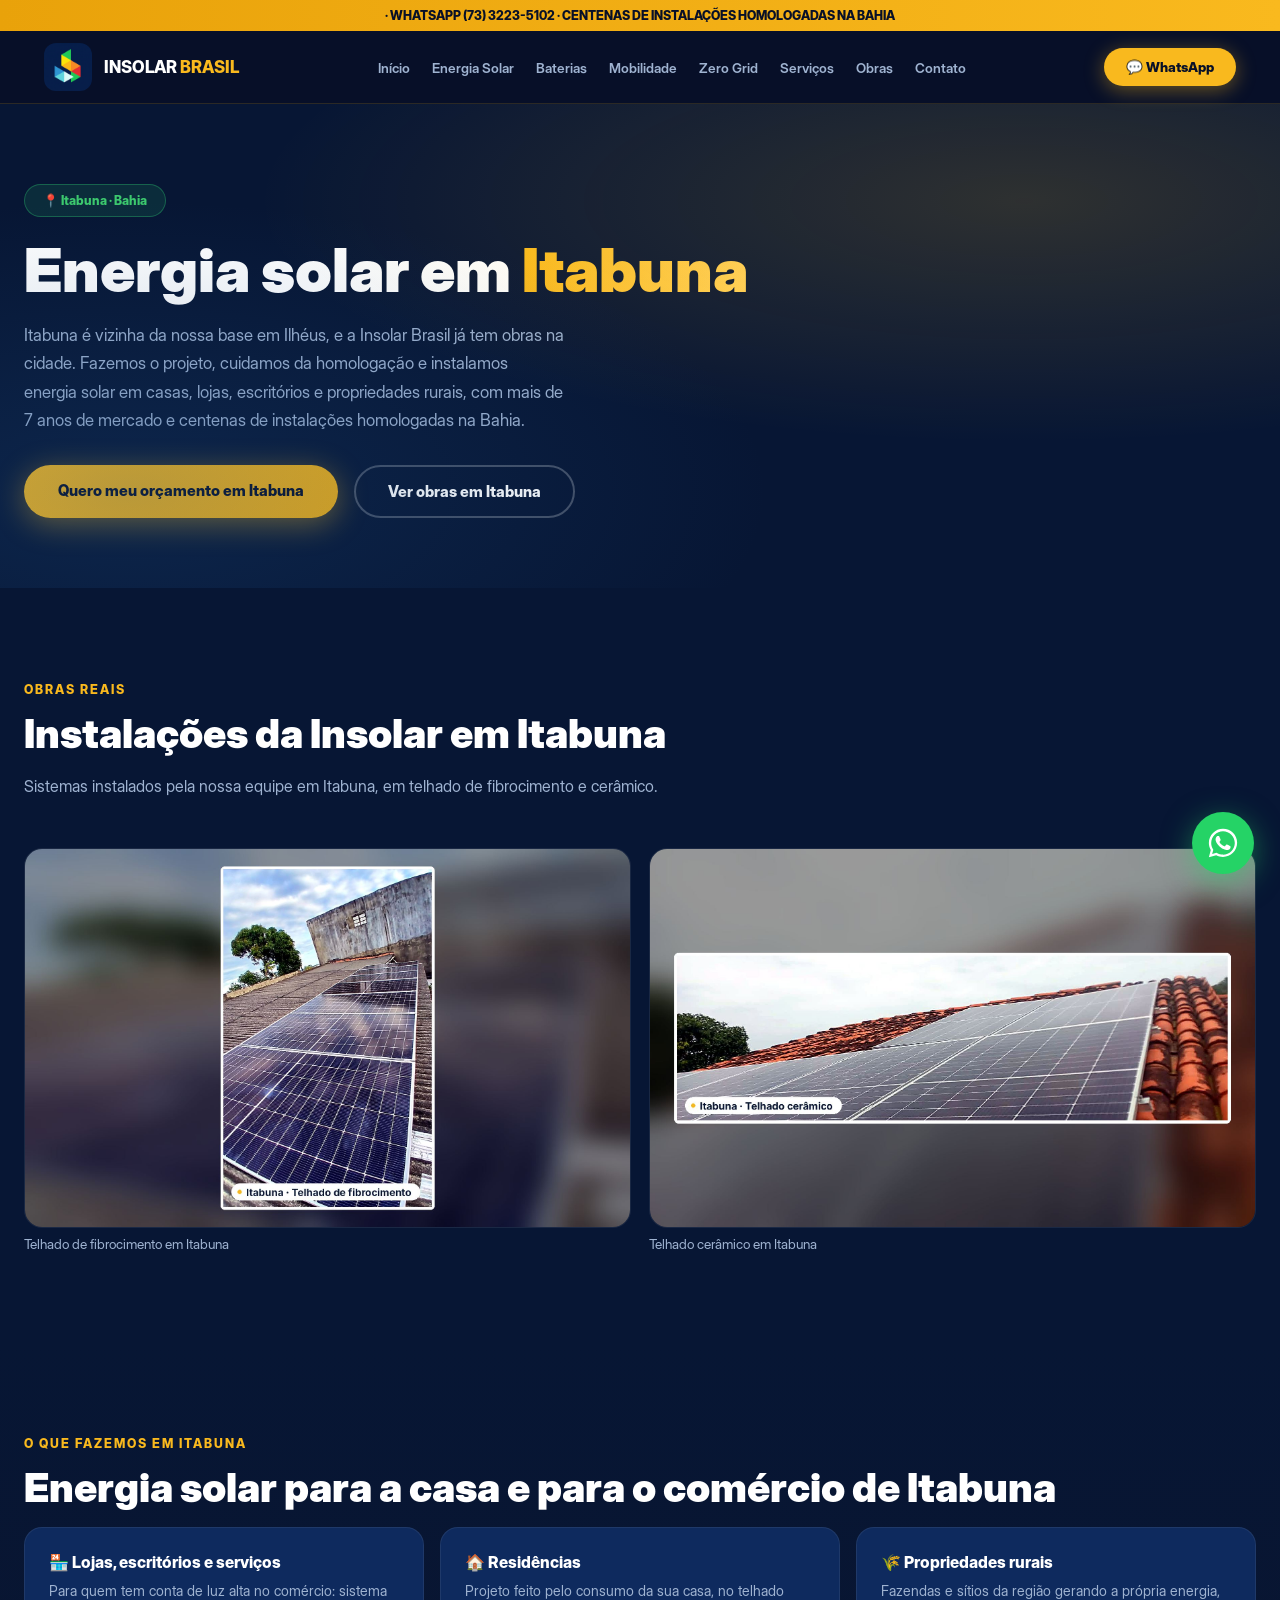
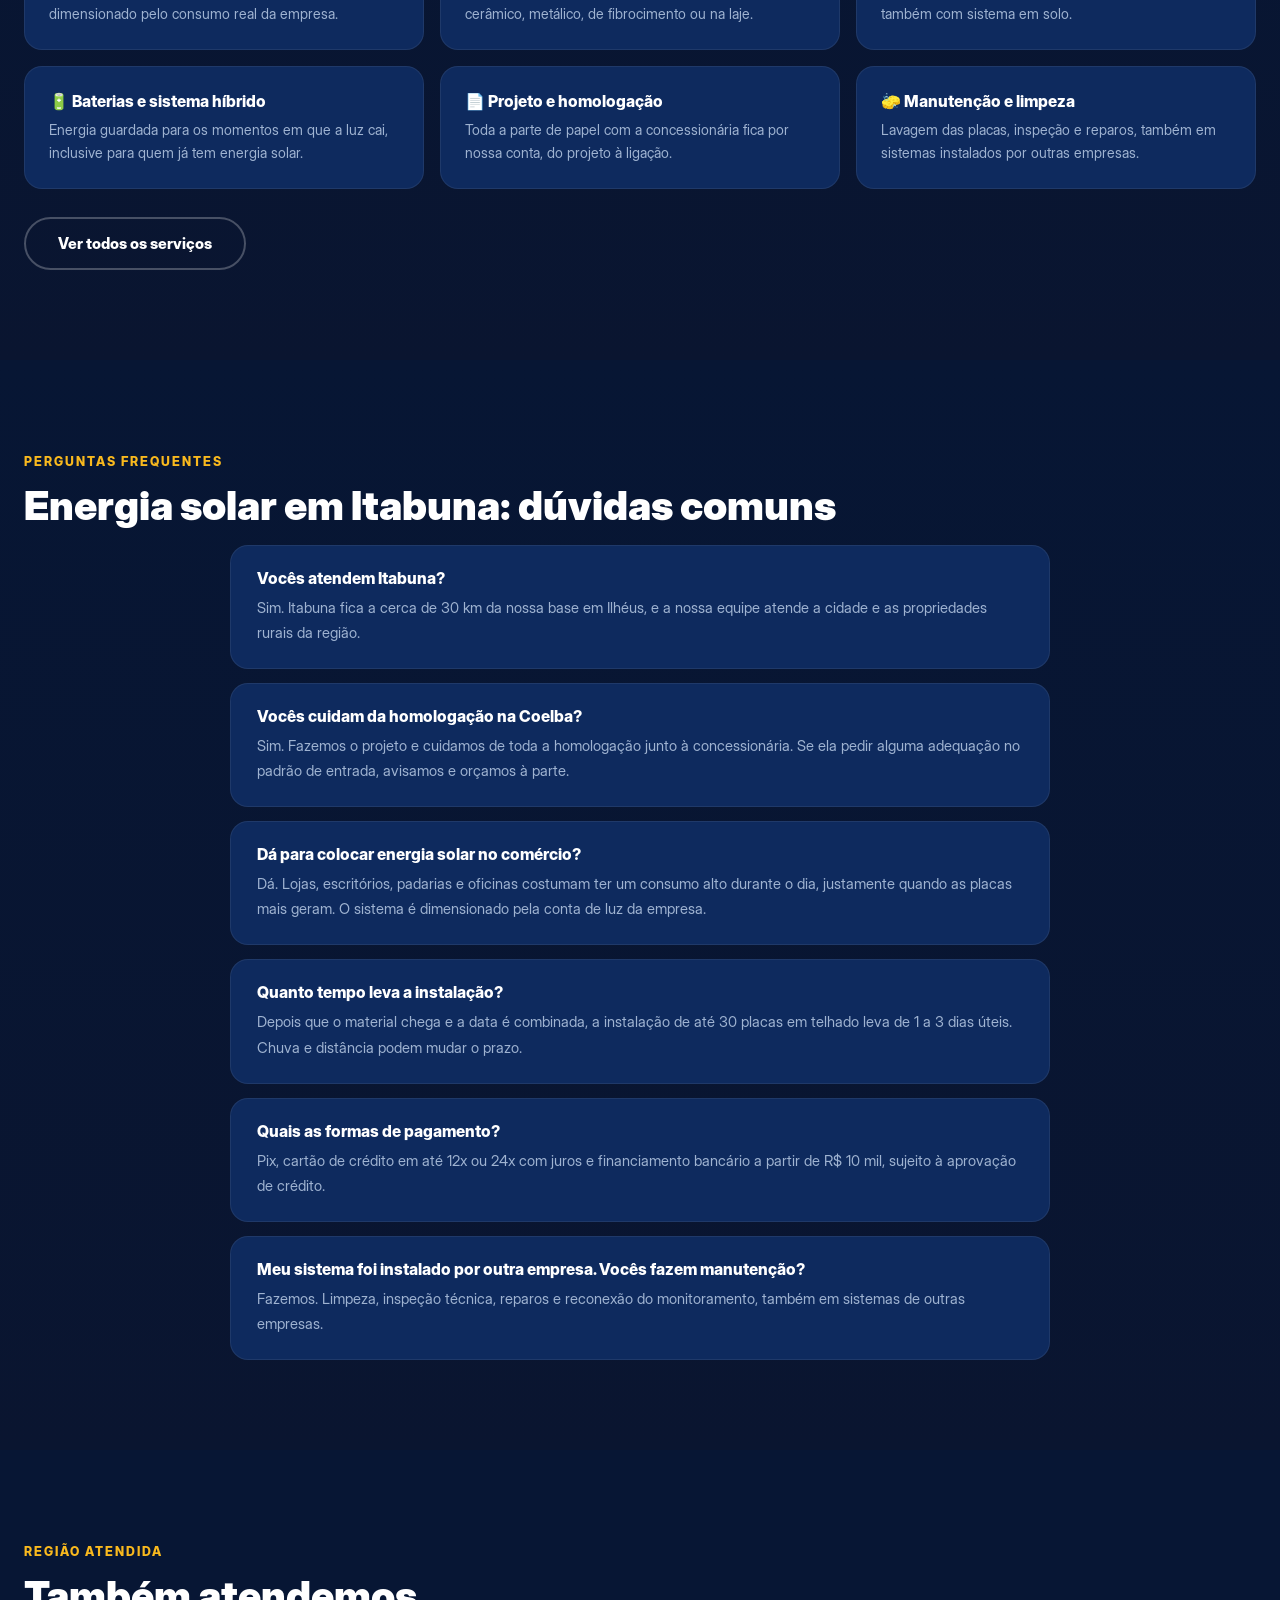
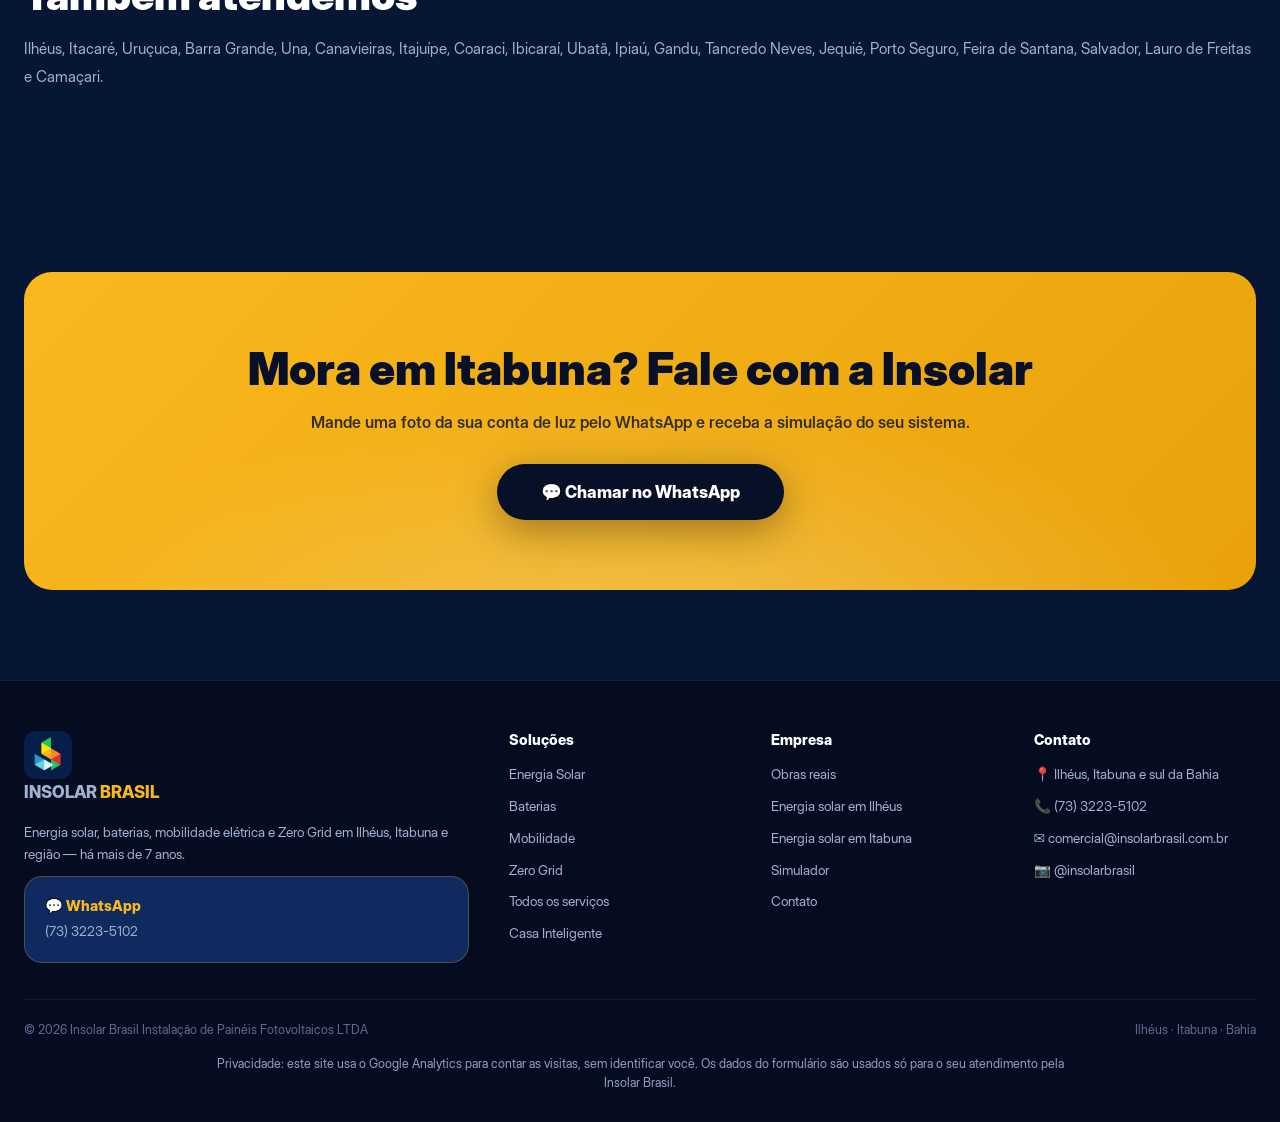
<file: energia-solar-itabuna.html>
<!DOCTYPE html>
<html lang="pt-BR">
<head>

<meta charset="UTF-8">
<meta name="viewport" content="width=device-width, initial-scale=1.0">
<title>Energia Solar em Itabuna | Insolar Brasil</title>
<!-- BUSCAS -->
<meta name="description" content="Energia solar em Itabuna-BA com a Insolar Brasil: projeto, homologação na Coelba, instalação, baterias e manutenção. Veja obras reais em Itabuna. WhatsApp (73) 3223-5102.">
<link rel="canonical" href="https://insolarbrasil.com.br/energia-solar-itabuna.html">
<meta name="robots" content="index, follow">
<meta property="og:type" content="website">
<meta property="og:locale" content="pt_BR">
<meta property="og:site_name" content="Insolar Brasil">
<meta property="og:title" content="Energia Solar em Itabuna | Insolar Brasil">
<meta property="og:description" content="Energia solar em Itabuna-BA com a Insolar Brasil: projeto, homologação na Coelba, instalação, baterias e manutenção. Veja obras reais em Itabuna. WhatsApp (73) 3223-5102.">
<meta property="og:url" content="https://insolarbrasil.com.br/energia-solar-itabuna.html">
<meta property="og:image" content="https://insolarbrasil.com.br/img/obras-reais/obra-itabuna-fibrocimento.jpg">
<link rel="icon" href="img/logo-e194f5c9.png">
<script type="application/ld+json">{"@context": "https://schema.org", "@type": "WebPage", "name": "Energia Solar em Itabuna | Insolar Brasil", "url": "https://insolarbrasil.com.br/energia-solar-itabuna.html", "description": "Energia solar em Itabuna-BA com a Insolar Brasil: projeto, homologação na Coelba, instalação, baterias e manutenção. Veja obras reais em Itabuna. WhatsApp (73) 3223-5102.", "about": {"@type": "Service", "serviceType": "Instalação de energia solar", "provider": {"@id": "https://insolarbrasil.com.br/#empresa"}, "areaServed": {"@type": "City", "name": "Itabuna", "containedInPlace": {"@type": "State", "name": "Bahia"}}}, "publisher": {"@id": "https://insolarbrasil.com.br/#empresa"}}</script>
<script type="application/ld+json">{"@context": "https://schema.org", "@type": "FAQPage", "mainEntity": [{"@type": "Question", "name": "Vocês atendem Itabuna?", "acceptedAnswer": {"@type": "Answer", "text": "Sim. Itabuna fica a cerca de 30 km da nossa base em Ilhéus, e a nossa equipe atende a cidade e as propriedades rurais da região."}}, {"@type": "Question", "name": "Vocês cuidam da homologação na Coelba?", "acceptedAnswer": {"@type": "Answer", "text": "Sim. Fazemos o projeto e cuidamos de toda a homologação junto à concessionária. Se ela pedir alguma adequação no padrão de entrada, avisamos e orçamos à parte."}}, {"@type": "Question", "name": "Dá para colocar energia solar no comércio?", "acceptedAnswer": {"@type": "Answer", "text": "Dá. Lojas, escritórios, padarias e oficinas costumam ter um consumo alto durante o dia, justamente quando as placas mais geram. O sistema é dimensionado pela conta de luz da empresa."}}, {"@type": "Question", "name": "Quanto tempo leva a instalação?", "acceptedAnswer": {"@type": "Answer", "text": "Depois que o material chega e a data é combinada, a instalação de até 30 placas em telhado leva de 1 a 3 dias úteis. Chuva e distância podem mudar o prazo."}}, {"@type": "Question", "name": "Quais as formas de pagamento?", "acceptedAnswer": {"@type": "Answer", "text": "Pix, cartão de crédito em até 12x ou 24x com juros e financiamento bancário a partir de R$ 10 mil, sujeito à aprovação de crédito."}}, {"@type": "Question", "name": "Meu sistema foi instalado por outra empresa. Vocês fazem manutenção?", "acceptedAnswer": {"@type": "Answer", "text": "Fazemos. Limpeza, inspeção técnica, reparos e reconexão do monitoramento, também em sistemas de outras empresas."}}]}</script>
<!-- /BUSCAS -->

<style>
@font-face{font-family:'Inter';src:url(fontes/inter-display-400.woff) format('woff');font-weight:400;font-display:swap}
@font-face{font-family:'Inter';src:url(fontes/inter-display-600.woff) format('woff');font-weight:600;font-display:swap}
@font-face{font-family:'Inter';src:url(fontes/inter-display-800.woff) format('woff');font-weight:800;font-display:swap}
@font-face{font-family:'Inter';src:url(fontes/inter-display-900.woff) format('woff');font-weight:900;font-display:swap}


:root{--laranja:#F9B91E;--amarelo:#FFD05A;--azul-noite:#071634;--azul:#0E2A5E;--verde:#3CC86E;--vermelho:#FF5050;--superficie:#0E2A5E;--superficie2:#13366F;--suave:#9FB3D1}
*{margin:0;padding:0;box-sizing:border-box}
html{scroll-behavior:smooth}
body{font-family:'Inter',system-ui,sans-serif;background:var(--azul-noite);color:#fff;overflow-x:hidden}
img{max-width:100%;display:block}
/* TOPBAR */
.topbar{background:linear-gradient(90deg,#E9A20A,var(--laranja));color:#081028;font-size:.78rem;font-weight:700;padding:8px 24px;text-align:center}
/* HEADER */
header{position:sticky;top:0;z-index:100;background:rgba(8,16,40,.96);backdrop-filter:blur(12px);border-bottom:1px solid rgba(249,185,30,.15)}
.nav{max-width:1240px;margin:0 auto;display:flex;align-items:center;justify-content:space-between;padding:12px 24px;gap:16px}
.logo{display:flex;align-items:center;gap:12px;text-decoration:none;color:#fff}
.logo img{width:48px;height:48px;border-radius:12px;object-fit:cover}
.logo span{font-weight:800;font-size:1.05rem}.logo span b{color:var(--laranja)}
.menu{display:flex;gap:22px;list-style:none}
.menu a{color:var(--suave);text-decoration:none;font-size:.85rem;font-weight:600;transition:.2s}
.menu a:hover,.menu a.ativo{color:var(--laranja)}
.btn-wpp{background:var(--laranja);color:#081028!important;padding:11px 22px;border-radius:50px;font-weight:800;font-size:.85rem;text-decoration:none;box-shadow:0 4px 20px rgba(249,185,30,.4);transition:.2s;white-space:nowrap}
.btn-wpp:hover{transform:translateY(-2px)}
/* HERO */
.hero{position:relative;padding:90px 24px 100px;overflow:hidden}
.hero::before{content:'';position:absolute;inset:0;background:radial-gradient(ellipse 60% 50% at 80% 20%,rgba(249,185,30,.16),transparent),radial-gradient(ellipse 50% 60% at 10% 80%,rgba(27,79,138,.28),transparent)}
.hero-inner{max-width:1240px;margin:0 auto;display:grid;grid-template-columns:1.1fr .9fr;gap:56px;align-items:center;position:relative;z-index:2}
.badge{display:inline-flex;gap:8px;background:rgba(46,204,113,.12);border:1px solid rgba(46,204,113,.35);color:var(--verde);padding:8px 18px;border-radius:50px;font-size:.78rem;font-weight:700;margin-bottom:22px}
.hero-num{font-size:clamp(4.5rem,11vw,8.5rem);font-weight:900;line-height:.95;background:linear-gradient(90deg,var(--laranja),var(--amarelo),var(--laranja));-webkit-background-clip:text;background-clip:text;color:transparent;filter:drop-shadow(0 0 30px rgba(249,185,30,.35));animation:glow 3s ease-in-out infinite;margin-bottom:6px}
@keyframes glow{0%,100%{filter:drop-shadow(0 0 20px rgba(249,185,30,.25))}50%{filter:drop-shadow(0 0 45px rgba(249,185,30,.5))}}
.hero-num-lbl{font-size:clamp(1.2rem,2.6vw,1.8rem);font-weight:900;margin-bottom:16px}
.hero p.sub{color:var(--suave);font-size:1.05rem;line-height:1.7;margin-bottom:30px;max-width:540px}
.ctas{display:flex;gap:16px;flex-wrap:wrap}
.btn-primary{background:linear-gradient(135deg,var(--laranja),#F0AE14);color:#081028;padding:16px 34px;border-radius:50px;font-weight:800;font-size:.95rem;text-decoration:none;box-shadow:0 6px 30px rgba(249,185,30,.45);transition:.2s;display:inline-block}
.btn-primary:hover{transform:translateY(-3px)}
.btn-ghost{border:2px solid rgba(255,255,255,.25);color:#fff;padding:15px 32px;border-radius:50px;font-weight:700;font-size:.95rem;text-decoration:none;transition:.2s;display:inline-block}
.btn-ghost:hover{border-color:var(--laranja);color:var(--laranja)}
.hero-visual{position:relative}
.frame{border-radius:24px;overflow:hidden;box-shadow:0 30px 80px rgba(0,0,0,.6),0 0 60px rgba(249,185,30,.15);border:1px solid rgba(255,255,255,.08)}
.frame img{width:100%;height:480px;object-fit:cover}
.float-card{position:absolute;bottom:-24px;left:-28px;background:rgba(13,27,62,.95);border:1px solid rgba(249,185,30,.3);border-radius:18px;padding:16px 20px;box-shadow:0 20px 50px rgba(0,0,0,.5)}
.float-card .n{font-size:1.7rem;font-weight:900;color:var(--verde)}
.float-card .l{font-size:.72rem;color:var(--suave);font-weight:600}
/* SECOES */
section{padding:90px 24px}
.container{max-width:1240px;margin:0 auto}
.tag{display:inline-block;color:var(--laranja);font-weight:800;font-size:.78rem;letter-spacing:2px;text-transform:uppercase;margin-bottom:14px}
.h2{font-size:clamp(1.7rem,3.5vw,2.5rem);font-weight:900;margin-bottom:16px;line-height:1.15}
.sub{color:var(--suave);max-width:660px;line-height:1.7;margin-bottom:48px}
/* PILARES */
.pilares{background:linear-gradient(180deg,var(--azul-noite),#0A1530)}
.grid4{display:grid;grid-template-columns:repeat(4,1fr);gap:18px}
.pilar{background:var(--superficie);border:1px solid rgba(255,255,255,.07);border-radius:22px;padding:32px 26px;transition:.25s}
.pilar:hover{border-color:rgba(249,185,30,.4);transform:translateY(-4px)}
.pilar .ic{width:54px;height:54px;background:rgba(249,185,30,.12);border:1px solid rgba(249,185,30,.3);border-radius:16px;display:flex;align-items:center;justify-content:center;font-size:1.5rem;margin-bottom:18px}
.pilar h4{font-weight:800;margin-bottom:10px;font-size:1rem}
.pilar p{color:var(--suave);font-size:.85rem;line-height:1.6}
/* CARDS PRODUTO */
.grid3{display:grid;grid-template-columns:repeat(3,1fr);gap:20px}
.pcard{background:var(--superficie);border:1px solid rgba(255,255,255,.07);border-radius:22px;overflow:hidden;transition:.25s;display:flex;flex-direction:column}
.pcard:hover{transform:translateY(-6px);border-color:rgba(249,185,30,.45);box-shadow:0 20px 50px rgba(0,0,0,.5),0 0 40px rgba(249,185,30,.12)}
.pcard .pimg{height:220px;overflow:hidden}
.pcard .pimg img{width:100%;height:100%;object-fit:cover;transition:.5s}
.pcard:hover .pimg img{transform:scale(1.06)}
.pcard .pbody{padding:24px;flex:1;display:flex;flex-direction:column;gap:10px}
.pcard h3{font-size:1.15rem;font-weight:800}
.pcard p{color:var(--suave);font-size:.88rem;line-height:1.65;flex:1}
.blink{color:var(--laranja);font-weight:800;font-size:.88rem;text-decoration:none;display:inline-flex;gap:6px;margin-top:6px}
.blink:hover{gap:10px}
/* NUMEROS */
.numeros{background:linear-gradient(135deg,rgba(249,185,30,.08),rgba(27,79,138,.15));border-top:1px solid rgba(249,185,30,.15);border-bottom:1px solid rgba(249,185,30,.15)}
.grid4n{display:grid;grid-template-columns:repeat(4,1fr);gap:24px;text-align:center}
.num{font-size:clamp(2.4rem,5vw,3.8rem);font-weight:900;background:linear-gradient(90deg,var(--laranja),var(--amarelo));-webkit-background-clip:text;background-clip:text;color:transparent}
.lbl{color:var(--suave);font-weight:600;font-size:.9rem;margin-top:8px}
/* SIMULADOR */
.simulador{background:linear-gradient(135deg,rgba(249,185,30,.1),rgba(27,79,138,.2))}
.sim-box{max-width:760px;margin:0 auto;background:var(--superficie);border:1px solid rgba(249,185,30,.25);border-radius:28px;padding:48px 44px;box-shadow:0 30px 80px rgba(0,0,0,.5)}
.sim-box label{display:block;font-weight:800;margin-bottom:12px;font-size:1.05rem}
.sim-box input{width:100%;background:#081028;border:2px solid rgba(255,255,255,.15);border-radius:16px;padding:18px 22px;color:#fff;font-family:inherit;font-size:1.3rem;font-weight:800;margin-bottom:24px;outline:none}
.sim-box input:focus{border-color:var(--laranja)}
.btn-simular{width:100%;background:linear-gradient(135deg,var(--laranja),#F0AE14);color:#081028;border:0;padding:18px;border-radius:50px;font-weight:900;font-size:1.05rem;font-family:inherit;cursor:pointer;box-shadow:0 8px 30px rgba(249,185,30,.45)}
.sim-res{display:none;margin-top:28px;background:rgba(46,204,113,.08);border:1px solid rgba(46,204,113,.3);border-radius:20px;padding:28px}
.sim-res.show{display:block;animation:fadeUp .5s ease}
@keyframes fadeUp{from{opacity:0;transform:translateY(14px)}to{opacity:1;transform:none}}
.sim-grid{display:grid;grid-template-columns:repeat(3,1fr);gap:18px;text-align:center;margin-bottom:20px}
.sim-item .v{font-size:1.8rem;font-weight:900;color:var(--verde)}
.sim-item .l{font-size:.75rem;color:var(--suave);font-weight:600;margin-top:4px}
.sim-nota{font-size:.72rem;color:var(--suave);text-align:center;line-height:1.5}
.sim-cta{text-align:center;margin-top:18px}
/* GALERIA */
.galeria{display:grid;grid-template-columns:repeat(2,1fr);gap:18px}
.gitem{border-radius:20px;overflow:hidden;position:relative;height:340px;border:1px solid rgba(255,255,255,.07)}
.gitem img{width:100%;height:100%;object-fit:cover;transition:.5s}
.gitem:hover img{transform:scale(1.05)}
.gcap{position:absolute;bottom:0;left:0;right:0;background:linear-gradient(transparent,rgba(8,16,40,.95));padding:40px 20px 16px;font-size:.85rem;font-weight:700}
/* FAQ */
.faq{background:linear-gradient(180deg,var(--azul-noite),#0A1530)}
.faq-lista{max-width:820px;margin:0 auto;display:flex;flex-direction:column;gap:14px}
.faq-item{background:var(--superficie);border:1px solid rgba(255,255,255,.07);border-radius:18px;overflow:hidden}
.faq-q{width:100%;background:none;border:0;color:#fff;font-family:inherit;font-weight:800;font-size:1rem;padding:22px 26px;text-align:left;cursor:pointer;display:flex;justify-content:space-between;gap:16px}
.faq-q .seta{color:var(--laranja);font-size:1.2rem;transition:.3s}
.faq-item.open .seta{transform:rotate(45deg)}
.faq-r{max-height:0;overflow:hidden;transition:max-height .35s ease}
.faq-r p{color:var(--suave);font-size:.9rem;line-height:1.7;padding:0 26px 22px}
/* SOBRE */
.sobre-grid{display:grid;grid-template-columns:1fr 1fr;gap:50px;align-items:center}
.sobre-lista{list-style:none;display:flex;flex-direction:column;gap:16px;margin-top:26px}
.sobre-lista li{display:flex;gap:12px;color:var(--suave);font-size:.95rem;line-height:1.6}
.sobre-lista li b{color:#fff}
.mapa{border-radius:22px;overflow:hidden;border:1px solid rgba(255,255,255,.1);box-shadow:0 20px 60px rgba(0,0,0,.5)}
.mapa iframe{width:100%;height:380px;border:0}
/* CTA FINAL */
.cta-final{background:linear-gradient(135deg,#F9B91E,#E9A20A);border-radius:28px;padding:70px 50px;text-align:center;position:relative;overflow:hidden}
.cta-final::before{content:'';position:absolute;inset:0;background:radial-gradient(ellipse 50% 80% at 50% 120%,rgba(255,255,255,.25),transparent)}
.cta-final h2{font-size:clamp(1.8rem,4vw,2.8rem);font-weight:900;color:#081028;margin-bottom:16px;position:relative}
.cta-final p{color:rgba(8,16,40,.8);font-weight:600;margin-bottom:32px;position:relative}
.btn-dark{background:#081028;color:#fff;padding:18px 44px;border-radius:50px;font-weight:800;font-size:1.05rem;text-decoration:none;display:inline-block;box-shadow:0 10px 40px rgba(0,0,0,.35);transition:.2s;position:relative}
.btn-dark:hover{transform:translateY(-3px) scale(1.02)}
/* FOOTER */
footer{border-top:1px solid rgba(255,255,255,.08);padding:50px 24px 30px;background:#060C20}
.footer-grid{max-width:1240px;margin:0 auto;display:grid;grid-template-columns:2fr 1fr 1fr 1fr;gap:40px;margin-bottom:36px}
.footer-grid h5{font-weight:800;margin-bottom:16px;font-size:.9rem}
.footer-grid a,.footer-grid p{color:var(--suave);font-size:.85rem;text-decoration:none;display:block;margin-bottom:10px;line-height:1.6}
.footer-grid a:hover{color:var(--laranja)}
.footer-atend{background:var(--superficie);border:1px solid rgba(249,185,30,.25);border-radius:18px;padding:20px;margin-top:8px}
.footer-atend b{color:var(--laranja);display:block;margin-bottom:6px;font-size:.9rem}
.footer-bottom{max-width:1240px;margin:0 auto;border-top:1px solid rgba(255,255,255,.06);padding-top:22px;display:flex;justify-content:space-between;flex-wrap:wrap;gap:10px;color:#5A6E8F;font-size:.78rem}
/* WPP FLUTUANTE */
.wpp-float{position:fixed;bottom:26px;right:26px;z-index:200;width:62px;height:62px;background:#25D366;border-radius:50%;display:flex;align-items:center;justify-content:center;box-shadow:0 8px 30px rgba(37,211,102,.5);transition:.2s}
.wpp-float:hover{transform:scale(1.1)}
.wpp-float svg{width:34px;height:34px;fill:#fff}
/* RESPONSIVO */
@media(max-width:960px){.topbar{font-size:.66rem}.menu{display:none}.hero-inner{grid-template-columns:1fr;gap:44px}.frame img{height:340px}.grid4,.grid3{grid-template-columns:1fr 1fr}.grid4n{grid-template-columns:1fr 1fr;gap:36px}.galeria{grid-template-columns:1fr 1fr}.sobre-grid{grid-template-columns:1fr}.footer-grid{grid-template-columns:1fr 1fr}.sim-box{padding:34px 24px}.sim-grid{grid-template-columns:1fr;gap:14px}}
@media(max-width:560px){.grid4,.grid3{grid-template-columns:1fr}.galeria{grid-template-columns:1fr}.cta-final{padding:50px 24px}}

.promo-link{color:#F9B91E !important;font-weight:800}

/* MENU NO CELULAR E TABLET */
.btn-menu{display:none;white-space:nowrap;background:transparent;border:1px solid rgba(255,255,255,.3);color:#fff;border-radius:12px;padding:9px 12px;font-family:inherit;font-weight:800;font-size:.95rem;cursor:pointer;margin-left:8px}
@media(max-width:960px){.btn-menu{display:inline-block}
.nav.aberto .menu{display:flex !important;flex-direction:column;position:absolute;top:100%;left:0;right:0;background:#071634;padding:6px 24px 18px;gap:0;border-bottom:2px solid #F9B91E;box-shadow:0 20px 40px rgba(0,0,0,.5);z-index:60;list-style:none;margin:0}
.nav.aberto .menu li a{display:block;padding:14px 4px;border-bottom:1px solid rgba(255,255,255,.08);font-size:1.05rem}
}
@media(max-width:480px){.nav .logo span{display:none}.btn-wpp{padding:10px 14px !important;font-size:.85rem !important}.btn-menu{padding:9px 10px}}
</style>
<!-- Medição de visitas (Google Analytics) -->
<script async src="https://www.googletagmanager.com/gtag/js?id=G-ZY5M0HH46K"></script>
<script>window.dataLayer=window.dataLayer||[];function gtag(){dataLayer.push(arguments);}gtag('js',new Date());gtag('config','G-ZY5M0HH46K');</script>
<link rel="stylesheet" href="insolar-extra.css">
<style>
.hero-cidade{padding:80px 24px 70px}
.hero-cidade h1{font-size:clamp(2.2rem,6vw,3.8rem);font-weight:900;line-height:1.05;margin-bottom:18px}
.hero-cidade h1 span{background:linear-gradient(90deg,var(--laranja),var(--amarelo));-webkit-background-clip:text;background-clip:text;color:transparent}
.galeria figure{margin:0}.galeria img{border-radius:18px;border:1px solid rgba(255,255,255,.08);width:100%;height:auto}
.galeria figcaption{color:var(--suave);font-size:.85rem;margin-top:8px}
.lista-serv{display:grid;grid-template-columns:repeat(3,1fr);gap:16px}
.serv{background:var(--superficie);border:1px solid rgba(255,255,255,.07);border-radius:18px;padding:24px}
.serv h3{font-size:1rem;font-weight:800;margin-bottom:8px}.serv p{color:var(--suave);font-size:.88rem;line-height:1.6}
.faq-cid .faq-item h3{font-size:1rem;font-weight:800;padding:22px 26px 8px}.faq-cid .faq-item p{color:var(--suave);padding:0 26px 22px;line-height:1.7;font-size:.92rem}
.cidades-lista{color:var(--suave);line-height:1.9;font-size:.95rem}
@media(max-width:960px){.lista-serv{grid-template-columns:1fr 1fr}}
@media(max-width:560px){.lista-serv{grid-template-columns:1fr}.galeria{grid-template-columns:1fr}}
</style>
</head>
<body>
<div class="topbar"><a data-fim="2026-11-30T23:59:59-03:00" href="/#promocoes" style="color:inherit;text-decoration:underline">🎁 BLACK NOVEMBRO INSOLAR</a> · WHATSAPP (73) 3223-5102 · CENTENAS DE INSTALAÇÕES HOMOLOGADAS NA BAHIA</div>
<header><nav class="nav">
  <a href="/" class="logo"><img src="img/logo-e194f5c9.png" alt="Logo"><span>INSOLAR <b>BRASIL</b></span></a>
  <ul class="menu">
    <li><a href="/">Início</a></li>
    <li><a href="energia-solar.html">Energia Solar</a></li>
    <li><a href="baterias.html">Baterias</a></li>
    <li><a href="mobilidade.html">Mobilidade</a></li>
    <li><a href="zero-grid.html">Zero Grid</a></li>
    <li><a href="servicos.html">Serviços</a></li>
    <li><a href="obras.html">Obras</a></li>
    <li data-fim="2026-11-30T23:59:59-03:00"><a href="/#promocoes" class="promo-link">🎁 Promoções</a></li>
    <li><a href="contato.html">Contato</a></li>
  </ul>
  <a class="btn-wpp" href="https://wa.me/557332235102?text=Ol%C3%A1%21%20Sou%20de%20Itabuna%20e%20quero%20um%20or%C3%A7amento%20de%20energia%20solar" target="_blank">💬 WhatsApp</a>
  <button class="btn-menu" aria-label="Abrir menu" aria-expanded="false">☰ Menu</button>
</nav></header>
<section class="hero hero-cidade">
  <div class="container">
    <span class="badge">📍 Itabuna · Bahia</span>
    <h1>Energia solar em <span>Itabuna</span></h1>
    <p class="sub">Itabuna é vizinha da nossa base em Ilhéus, e a Insolar Brasil já tem obras na cidade. Fazemos o projeto, cuidamos da homologação e instalamos energia solar em casas, lojas, escritórios e propriedades rurais, com mais de 7 anos de mercado e centenas de instalações homologadas na Bahia.</p>
    <div class="ctas">
      <a class="btn-primary" href="https://wa.me/557332235102?text=Ol%C3%A1%21%20Sou%20de%20Itabuna%20e%20quero%20um%20or%C3%A7amento%20de%20energia%20solar" target="_blank">Quero meu orçamento em Itabuna</a>
      <a class="btn-ghost" href="#obras">Ver obras em Itabuna</a>
    </div>
  </div>
</section>

<section id="obras">
  <div class="container">
    <span class="tag">Obras reais</span>
    <h2 class="h2">Instalações da Insolar em Itabuna</h2>
    <p class="sub">Sistemas instalados pela nossa equipe em Itabuna, em telhado de fibrocimento e cerâmico.</p>
    <div class="galeria">
      <figure><img src="img/obras-reais/obra-itabuna-fibrocimento.jpg" alt="Telhado de fibrocimento em Itabuna: energia solar instalada pela Insolar Brasil" loading="lazy"><figcaption>Telhado de fibrocimento em Itabuna</figcaption></figure>
      <figure><img src="img/obras-reais/obra-itabuna-ceramica.jpg" alt="Telhado cerâmico em Itabuna: energia solar instalada pela Insolar Brasil" loading="lazy"><figcaption>Telhado cerâmico em Itabuna</figcaption></figure>
    </div>
  </div>
</section>

<section class="pilares">
  <div class="container">
    <span class="tag">O que fazemos em Itabuna</span>
    <h2 class="h2">Energia solar para a casa e para o comércio de Itabuna</h2>
    <div class="lista-serv">
      <div class="serv"><h3>🏪 Lojas, escritórios e serviços</h3><p>Para quem tem conta de luz alta no comércio: sistema dimensionado pelo consumo real da empresa.</p></div>
      <div class="serv"><h3>🏠 Residências</h3><p>Projeto feito pelo consumo da sua casa, no telhado cerâmico, metálico, de fibrocimento ou na laje.</p></div>
      <div class="serv"><h3>🌾 Propriedades rurais</h3><p>Fazendas e sítios da região gerando a própria energia, também com sistema em solo.</p></div>
      <div class="serv"><h3>🔋 Baterias e sistema híbrido</h3><p>Energia guardada para os momentos em que a luz cai, inclusive para quem já tem energia solar.</p></div>
      <div class="serv"><h3>📄 Projeto e homologação</h3><p>Toda a parte de papel com a concessionária fica por nossa conta, do projeto à ligação.</p></div>
      <div class="serv"><h3>🧽 Manutenção e limpeza</h3><p>Lavagem das placas, inspeção e reparos, também em sistemas instalados por outras empresas.</p></div>
    </div>
    <p style="margin-top:28px"><a class="btn-ghost" href="servicos.html">Ver todos os serviços</a></p>
  </div>
</section>

<section class="faq faq-cid">
  <div class="container">
    <span class="tag">Perguntas frequentes</span>
    <h2 class="h2">Energia solar em Itabuna: dúvidas comuns</h2>
    <div class="faq-lista">
      <div class="faq-item"><h3>Vocês atendem Itabuna?</h3><p>Sim. Itabuna fica a cerca de 30 km da nossa base em Ilhéus, e a nossa equipe atende a cidade e as propriedades rurais da região.</p></div>
      <div class="faq-item"><h3>Vocês cuidam da homologação na Coelba?</h3><p>Sim. Fazemos o projeto e cuidamos de toda a homologação junto à concessionária. Se ela pedir alguma adequação no padrão de entrada, avisamos e orçamos à parte.</p></div>
      <div class="faq-item"><h3>Dá para colocar energia solar no comércio?</h3><p>Dá. Lojas, escritórios, padarias e oficinas costumam ter um consumo alto durante o dia, justamente quando as placas mais geram. O sistema é dimensionado pela conta de luz da empresa.</p></div>
      <div class="faq-item"><h3>Quanto tempo leva a instalação?</h3><p>Depois que o material chega e a data é combinada, a instalação de até 30 placas em telhado leva de 1 a 3 dias úteis. Chuva e distância podem mudar o prazo.</p></div>
      <div class="faq-item"><h3>Quais as formas de pagamento?</h3><p>Pix, cartão de crédito em até 12x ou 24x com juros e financiamento bancário a partir de R$ 10 mil, sujeito à aprovação de crédito.</p></div>
      <div class="faq-item"><h3>Meu sistema foi instalado por outra empresa. Vocês fazem manutenção?</h3><p>Fazemos. Limpeza, inspeção técnica, reparos e reconexão do monitoramento, também em sistemas de outras empresas.</p></div>
    </div>
  </div>
</section>

<section>
  <div class="container">
    <span class="tag">Região atendida</span>
    <h2 class="h2">Também atendemos</h2>
    <p class="cidades-lista">Ilhéus, Itacaré, Uruçuca, Barra Grande, Una, Canavieiras, Itajuípe, Coaraci, Ibicaraí, Ubatã, Ipiaú, Gandu, Tancredo Neves, Jequié, Porto Seguro, Feira de Santana, Salvador, Lauro de Freitas e Camaçari.</p>
  </div>
</section>

<section>
  <div class="container">
    <div class="cta-final">
      <h2>Mora em Itabuna? Fale com a Insolar</h2>
      <p>Mande uma foto da sua conta de luz pelo WhatsApp e receba a simulação do seu sistema.</p>
      <a class="btn-dark" href="https://wa.me/557332235102?text=Ol%C3%A1%21%20Sou%20de%20Itabuna%20e%20quero%20um%20or%C3%A7amento%20de%20energia%20solar" target="_blank">💬 Chamar no WhatsApp</a>
    </div>
  </div>
</section>

<footer>
  <div class="footer-grid">
    <div>
      <a href="/" class="logo" style="margin-bottom:16px"><img src="img/logo-e194f5c9.png" alt="Logo"><span>INSOLAR <b>BRASIL</b></span></a>
      <p>Energia solar, baterias, mobilidade elétrica e Zero Grid em Ilhéus, Itabuna e região — há mais de 7 anos.</p>
      <div class="footer-atend"><b>💬 WhatsApp</b><p style="margin:0">(73) 3223-5102</p></div>
    </div>
    <div>
      <h5>Soluções</h5>
      <a href="energia-solar.html">Energia Solar</a>
      <a href="baterias.html">Baterias</a>
      <a href="mobilidade.html">Mobilidade</a>
      <a href="zero-grid.html">Zero Grid</a>
      <a href="servicos.html">Todos os serviços</a>
      <a href="casa-inteligente.html">Casa Inteligente</a>
    </div>
    <div>
      <h5>Empresa</h5>
      <a href="obras.html">Obras reais</a>
      <a href="energia-solar-ilheus.html">Energia solar em Ilhéus</a>
      <a href="energia-solar-itabuna.html">Energia solar em Itabuna</a>
      <a href="index.html#simulador">Simulador</a>
      <a href="contato.html">Contato</a>
    </div>
    <div>
      <h5>Contato</h5>
      <p>📍 Ilhéus, Itabuna e sul da Bahia</p>
      <p>📞 (73) 3223-5102</p>
      <p>✉️ comercial@insolarbrasil.com.br</p>
      <a href="https://instagram.com/insolarbrasil" target="_blank">📷 @insolarbrasil</a>
    </div>
  </div>
  <div class="footer-bottom"><span>© 2026 Insolar Brasil Instalação de Painéis Fotovoltaicos LTDA</span><span>Ilhéus · Itabuna · Bahia</span></div>
<p class="aviso-privacidade">Privacidade: este site usa o Google Analytics para contar as visitas, sem identificar você. Os dados do formulário são usados só para o seu atendimento pela Insolar Brasil.</p>
</footer>

<a class="wpp-float" href="https://wa.me/557332235102?text=Ol%C3%A1%21%20Sou%20de%20Itabuna%20e%20quero%20um%20or%C3%A7amento%20de%20energia%20solar" target="_blank" aria-label="WhatsApp">
  <svg viewBox="0 0 32 32"><path d="M16 2.7C8.7 2.7 2.7 8.7 2.7 16c0 2.3.6 4.6 1.8 6.6L2.7 29.3l6.9-1.8c1.9 1 4.1 1.6 6.4 1.6 7.3 0 13.3-6 13.3-13.3S23.3 2.7 16 2.7zm0 24.2c-2 0-4-.5-5.7-1.5l-.4-.2-4.1 1.1 1.1-4-.3-.4c-1.1-1.8-1.7-3.8-1.7-5.9 0-6.1 5-11.1 11.1-11.1s11.1 5 11.1 11.1-5 11-11.1 11zm6.1-8.3c-.3-.2-2-1-2.3-1.1-.3-.1-.5-.2-.8.2-.2.3-.9 1.1-1.1 1.3-.2.2-.4.2-.7.1-.3-.2-1.4-.5-2.6-1.6-1-.9-1.6-2-1.8-2.3-.2-.3 0-.5.1-.7l.5-.6c.2-.2.2-.4.3-.6.1-.2 0-.4 0-.6-.1-.2-.8-1.9-1.1-2.6-.3-.7-.6-.6-.8-.6h-.7c-.2 0-.6.1-.9.4-.3.3-1.2 1.2-1.2 2.9s1.2 3.4 1.4 3.6c.2.2 2.5 3.8 6 5.3.8.4 1.5.6 2 .7.8.3 1.6.2 2.2.1.7-.1 2-.8 2.3-1.6.3-.8.3-1.5.2-1.6-.1-.2-.3-.3-.6-.4z"/></svg>
</a>
<script>(function(){var a=new Date();document.querySelectorAll('[data-fim]').forEach(function(e){if(a>new Date(e.getAttribute('data-fim')))e.remove();});})();</script>
<script>(function(){var b=document.querySelector('.btn-menu'),n=document.querySelector('.nav');if(!b||!n)return;b.addEventListener('click',function(){var a=n.classList.toggle('aberto');b.setAttribute('aria-expanded',a);b.textContent=a?'✕ Fechar':'☰ Menu';});n.querySelectorAll('.menu a').forEach(function(l){l.addEventListener('click',function(){n.classList.remove('aberto');b.textContent='☰ Menu';});});})();</script>
<script src="site.js" defer></script>
</body>
</html>
</file>
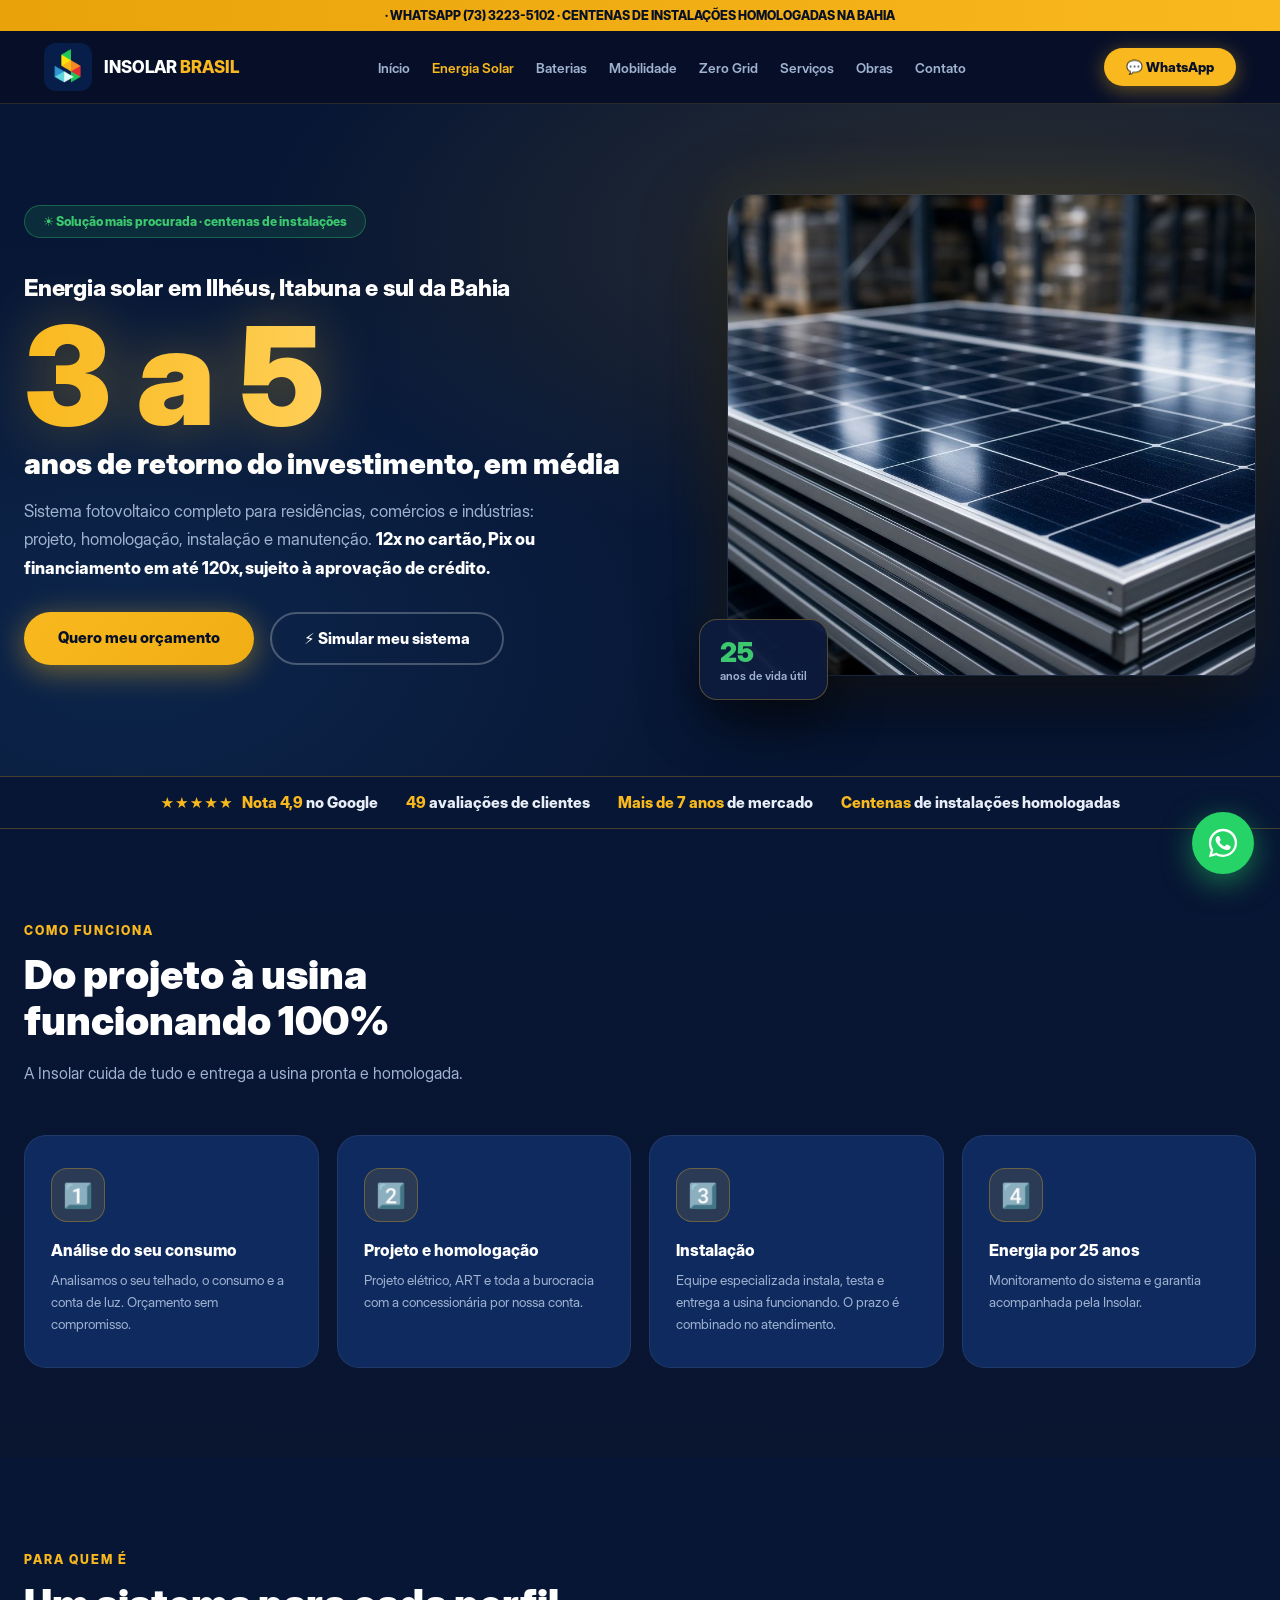
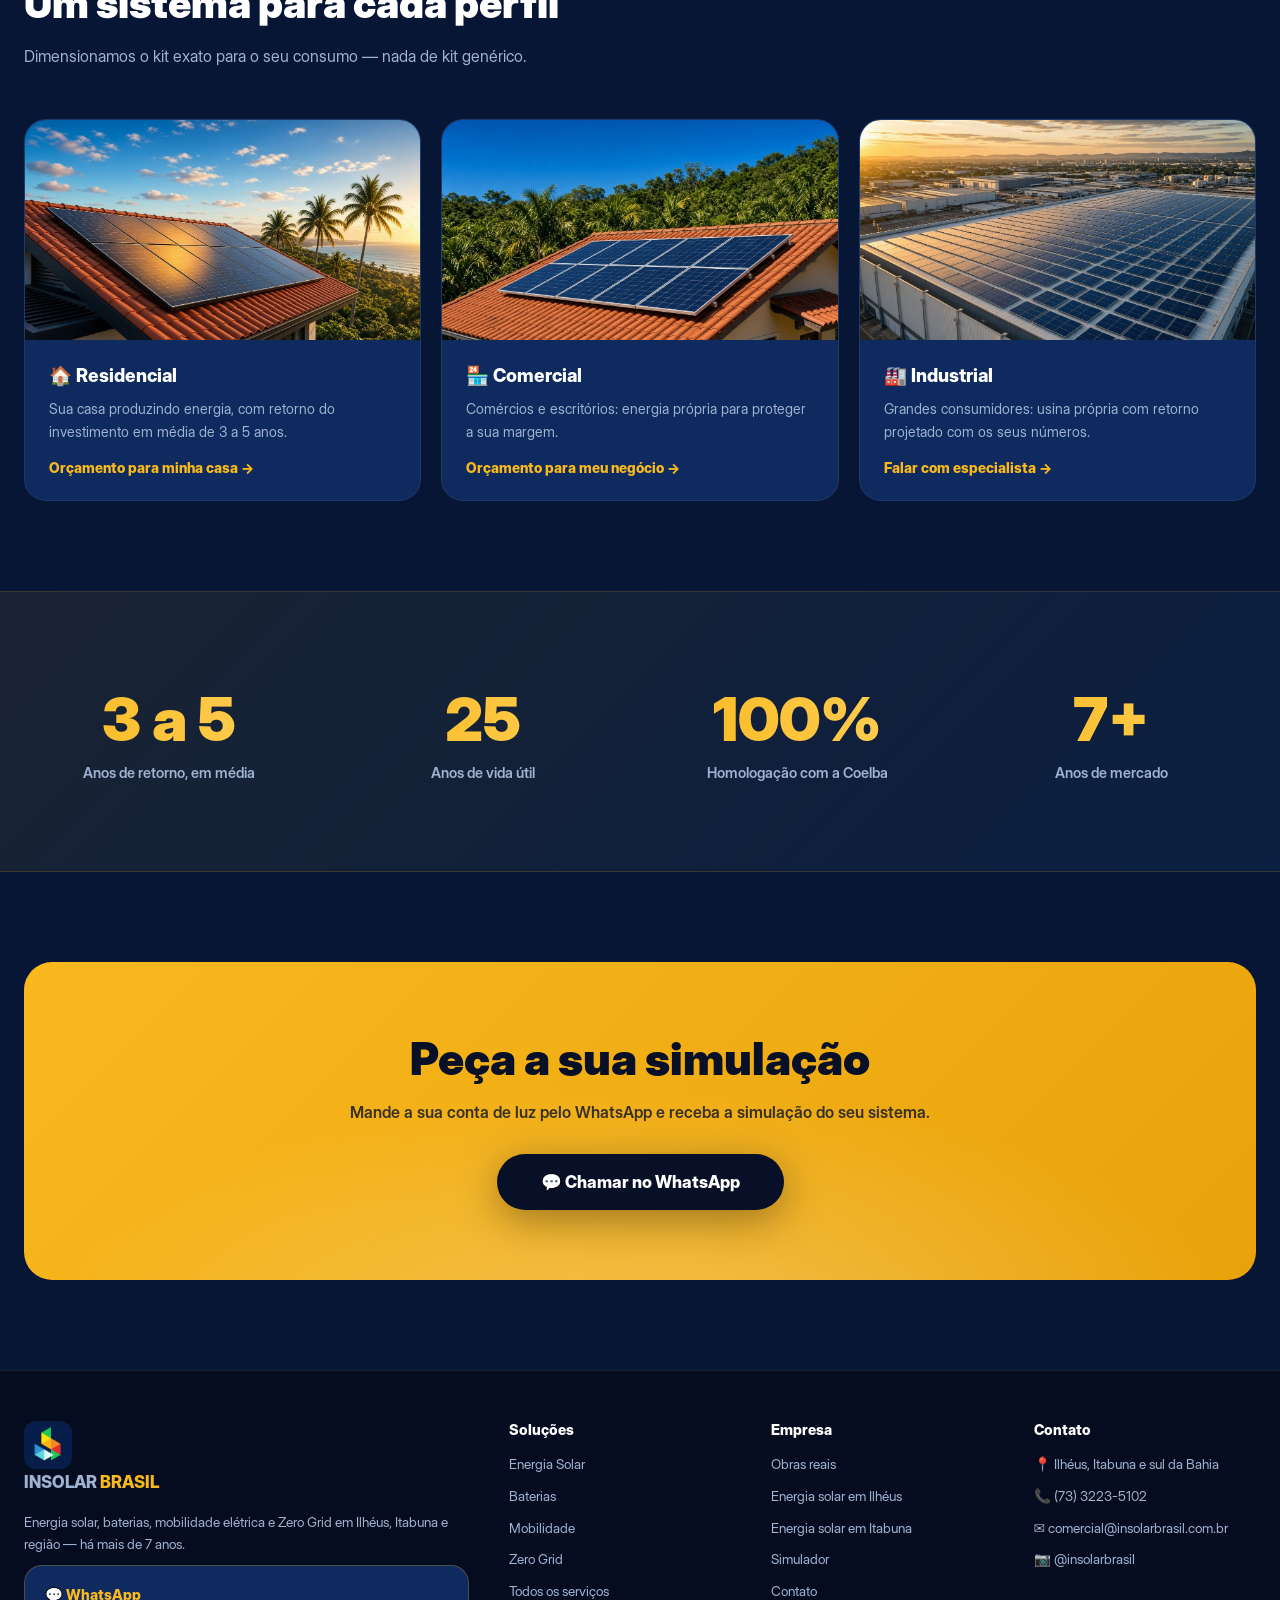
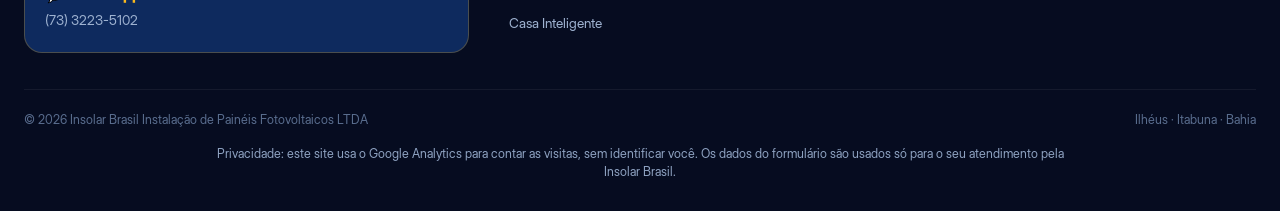
<file: energia-solar.html>
<!DOCTYPE html>
<html lang="pt-BR">
<head>

<meta charset="UTF-8">
<meta name="viewport" content="width=device-width, initial-scale=1.0">
<title>Energia Solar Residencial e Comercial em Ilhéus | Insolar</title>
<!-- BUSCAS -->
<meta name="description" content="Energia solar para casa, comércio, rural e indústria em Ilhéus, Itabuna e sul da Bahia: projeto, homologação na Coelba e instalação. WhatsApp (73) 3223-5102.">
<link rel="canonical" href="https://insolarbrasil.com.br/energia-solar.html">
<meta name="robots" content="index, follow">
<meta property="og:type" content="website">
<meta property="og:locale" content="pt_BR">
<meta property="og:site_name" content="Insolar Brasil">
<meta property="og:title" content="Energia Solar Residencial e Comercial em Ilhéus | Insolar">
<meta property="og:description" content="Energia solar para casa, comércio, rural e indústria em Ilhéus, Itabuna e sul da Bahia: projeto, homologação na Coelba e instalação. WhatsApp (73) 3223-5102.">
<meta property="og:url" content="https://insolarbrasil.com.br/energia-solar.html">
<meta property="og:image" content="https://insolarbrasil.com.br/img/og/og-energia-solar.jpg">
<meta property="og:image:width" content="1200">
<meta property="og:image:height" content="630">
<link rel="icon" href="img/logo-e194f5c9.png">
<script type="application/ld+json">{"@context": "https://schema.org", "@type": "WebPage", "name": "Energia Solar Residencial e Comercial em Ilhéus | Insolar", "url": "https://insolarbrasil.com.br/energia-solar.html", "description": "Energia solar residencial, comercial, rural e industrial em Ilhéus, Itabuna e sul da Bahia: projeto, homologação na Coelba e instalação. Insolar Brasil, WhatsApp (73) 3223-5102.", "publisher": {"@id": "https://insolarbrasil.com.br/#empresa"}}</script>
<!-- /BUSCAS -->

<style>
@font-face{font-family:'Inter';src:url(fontes/inter-display-400.woff) format('woff');font-weight:400;font-display:swap}
@font-face{font-family:'Inter';src:url(fontes/inter-display-600.woff) format('woff');font-weight:600;font-display:swap}
@font-face{font-family:'Inter';src:url(fontes/inter-display-800.woff) format('woff');font-weight:800;font-display:swap}
@font-face{font-family:'Inter';src:url(fontes/inter-display-900.woff) format('woff');font-weight:900;font-display:swap}


:root{--laranja:#F9B91E;--amarelo:#FFD05A;--azul-noite:#071634;--azul:#0E2A5E;--verde:#3CC86E;--vermelho:#FF5050;--superficie:#0E2A5E;--superficie2:#13366F;--suave:#9FB3D1}
*{margin:0;padding:0;box-sizing:border-box}
html{scroll-behavior:smooth}
body{font-family:'Inter',system-ui,sans-serif;background:var(--azul-noite);color:#fff;overflow-x:hidden}
img{max-width:100%;display:block}
/* TOPBAR */
.topbar{background:linear-gradient(90deg,#E9A20A,var(--laranja));color:#081028;font-size:.78rem;font-weight:700;padding:8px 24px;text-align:center}
/* HEADER */
header{position:sticky;top:0;z-index:100;background:rgba(8,16,40,.96);backdrop-filter:blur(12px);border-bottom:1px solid rgba(249,185,30,.15)}
.nav{max-width:1240px;margin:0 auto;display:flex;align-items:center;justify-content:space-between;padding:12px 24px;gap:16px}
.logo{display:flex;align-items:center;gap:12px;text-decoration:none;color:#fff}
.logo img{width:48px;height:48px;border-radius:12px;object-fit:cover}
.logo span{font-weight:800;font-size:1.05rem}.logo span b{color:var(--laranja)}
.menu{display:flex;gap:22px;list-style:none}
.menu a{color:var(--suave);text-decoration:none;font-size:.85rem;font-weight:600;transition:.2s}
.menu a:hover,.menu a.ativo{color:var(--laranja)}
.btn-wpp{background:var(--laranja);color:#081028!important;padding:11px 22px;border-radius:50px;font-weight:800;font-size:.85rem;text-decoration:none;box-shadow:0 4px 20px rgba(249,185,30,.4);transition:.2s;white-space:nowrap}
.btn-wpp:hover{transform:translateY(-2px)}
/* HERO */
.hero{position:relative;padding:90px 24px 100px;overflow:hidden}
.hero::before{content:'';position:absolute;inset:0;background:radial-gradient(ellipse 60% 50% at 80% 20%,rgba(249,185,30,.16),transparent),radial-gradient(ellipse 50% 60% at 10% 80%,rgba(27,79,138,.28),transparent)}
.hero-inner{max-width:1240px;margin:0 auto;display:grid;grid-template-columns:1.1fr .9fr;gap:56px;align-items:center;position:relative;z-index:2}
.badge{display:inline-flex;gap:8px;background:rgba(46,204,113,.12);border:1px solid rgba(46,204,113,.35);color:var(--verde);padding:8px 18px;border-radius:50px;font-size:.78rem;font-weight:700;margin-bottom:22px}
.hero-num{font-size:clamp(4.5rem,11vw,8.5rem);font-weight:900;line-height:.95;background:linear-gradient(90deg,var(--laranja),var(--amarelo),var(--laranja));-webkit-background-clip:text;background-clip:text;color:transparent;filter:drop-shadow(0 0 30px rgba(249,185,30,.35));animation:glow 3s ease-in-out infinite;margin-bottom:6px}
@keyframes glow{0%,100%{filter:drop-shadow(0 0 20px rgba(249,185,30,.25))}50%{filter:drop-shadow(0 0 45px rgba(249,185,30,.5))}}
.hero-num-lbl{font-size:clamp(1.2rem,2.6vw,1.8rem);font-weight:900;margin-bottom:16px}
.hero p.sub{color:var(--suave);font-size:1.05rem;line-height:1.7;margin-bottom:30px;max-width:540px}
.ctas{display:flex;gap:16px;flex-wrap:wrap}
.btn-primary{background:linear-gradient(135deg,var(--laranja),#F0AE14);color:#081028;padding:16px 34px;border-radius:50px;font-weight:800;font-size:.95rem;text-decoration:none;box-shadow:0 6px 30px rgba(249,185,30,.45);transition:.2s;display:inline-block}
.btn-primary:hover{transform:translateY(-3px)}
.btn-ghost{border:2px solid rgba(255,255,255,.25);color:#fff;padding:15px 32px;border-radius:50px;font-weight:700;font-size:.95rem;text-decoration:none;transition:.2s;display:inline-block}
.btn-ghost:hover{border-color:var(--laranja);color:var(--laranja)}
.hero-visual{position:relative}
.frame{border-radius:24px;overflow:hidden;box-shadow:0 30px 80px rgba(0,0,0,.6),0 0 60px rgba(249,185,30,.15);border:1px solid rgba(255,255,255,.08)}
.frame img{width:100%;height:480px;object-fit:cover}
.float-card{position:absolute;bottom:-24px;left:-28px;background:rgba(13,27,62,.95);border:1px solid rgba(249,185,30,.3);border-radius:18px;padding:16px 20px;box-shadow:0 20px 50px rgba(0,0,0,.5)}
.float-card .n{font-size:1.7rem;font-weight:900;color:var(--verde)}
.float-card .l{font-size:.72rem;color:var(--suave);font-weight:600}
/* SECOES */
section{padding:90px 24px}
.container{max-width:1240px;margin:0 auto}
.tag{display:inline-block;color:var(--laranja);font-weight:800;font-size:.78rem;letter-spacing:2px;text-transform:uppercase;margin-bottom:14px}
.h2{font-size:clamp(1.7rem,3.5vw,2.5rem);font-weight:900;margin-bottom:16px;line-height:1.15}
.sub{color:var(--suave);max-width:660px;line-height:1.7;margin-bottom:48px}
/* PILARES */
.pilares{background:linear-gradient(180deg,var(--azul-noite),#0A1530)}
.grid4{display:grid;grid-template-columns:repeat(4,1fr);gap:18px}
.pilar{background:var(--superficie);border:1px solid rgba(255,255,255,.07);border-radius:22px;padding:32px 26px;transition:.25s}
.pilar:hover{border-color:rgba(249,185,30,.4);transform:translateY(-4px)}
.pilar .ic{width:54px;height:54px;background:rgba(249,185,30,.12);border:1px solid rgba(249,185,30,.3);border-radius:16px;display:flex;align-items:center;justify-content:center;font-size:1.5rem;margin-bottom:18px}
.pilar h4{font-weight:800;margin-bottom:10px;font-size:1rem}
.pilar p{color:var(--suave);font-size:.85rem;line-height:1.6}
/* CARDS PRODUTO */
.grid3{display:grid;grid-template-columns:repeat(3,1fr);gap:20px}
.pcard{background:var(--superficie);border:1px solid rgba(255,255,255,.07);border-radius:22px;overflow:hidden;transition:.25s;display:flex;flex-direction:column}
.pcard:hover{transform:translateY(-6px);border-color:rgba(249,185,30,.45);box-shadow:0 20px 50px rgba(0,0,0,.5),0 0 40px rgba(249,185,30,.12)}
.pcard .pimg{height:220px;overflow:hidden}
.pcard .pimg img{width:100%;height:100%;object-fit:cover;transition:.5s}
.pcard:hover .pimg img{transform:scale(1.06)}
.pcard .pbody{padding:24px;flex:1;display:flex;flex-direction:column;gap:10px}
.pcard h3{font-size:1.15rem;font-weight:800}
.pcard p{color:var(--suave);font-size:.88rem;line-height:1.65;flex:1}
.blink{color:var(--laranja);font-weight:800;font-size:.88rem;text-decoration:none;display:inline-flex;gap:6px;margin-top:6px}
.blink:hover{gap:10px}
/* NUMEROS */
.numeros{background:linear-gradient(135deg,rgba(249,185,30,.08),rgba(27,79,138,.15));border-top:1px solid rgba(249,185,30,.15);border-bottom:1px solid rgba(249,185,30,.15)}
.grid4n{display:grid;grid-template-columns:repeat(4,1fr);gap:24px;text-align:center}
.num{font-size:clamp(2.4rem,5vw,3.8rem);font-weight:900;background:linear-gradient(90deg,var(--laranja),var(--amarelo));-webkit-background-clip:text;background-clip:text;color:transparent}
.lbl{color:var(--suave);font-weight:600;font-size:.9rem;margin-top:8px}
/* SIMULADOR */
.simulador{background:linear-gradient(135deg,rgba(249,185,30,.1),rgba(27,79,138,.2))}
.sim-box{max-width:760px;margin:0 auto;background:var(--superficie);border:1px solid rgba(249,185,30,.25);border-radius:28px;padding:48px 44px;box-shadow:0 30px 80px rgba(0,0,0,.5)}
.sim-box label{display:block;font-weight:800;margin-bottom:12px;font-size:1.05rem}
.sim-box input{width:100%;background:#081028;border:2px solid rgba(255,255,255,.15);border-radius:16px;padding:18px 22px;color:#fff;font-family:inherit;font-size:1.3rem;font-weight:800;margin-bottom:24px;outline:none}
.sim-box input:focus{border-color:var(--laranja)}
.btn-simular{width:100%;background:linear-gradient(135deg,var(--laranja),#F0AE14);color:#081028;border:0;padding:18px;border-radius:50px;font-weight:900;font-size:1.05rem;font-family:inherit;cursor:pointer;box-shadow:0 8px 30px rgba(249,185,30,.45)}
.sim-res{display:none;margin-top:28px;background:rgba(46,204,113,.08);border:1px solid rgba(46,204,113,.3);border-radius:20px;padding:28px}
.sim-res.show{display:block;animation:fadeUp .5s ease}
@keyframes fadeUp{from{opacity:0;transform:translateY(14px)}to{opacity:1;transform:none}}
.sim-grid{display:grid;grid-template-columns:repeat(3,1fr);gap:18px;text-align:center;margin-bottom:20px}
.sim-item .v{font-size:1.8rem;font-weight:900;color:var(--verde)}
.sim-item .l{font-size:.75rem;color:var(--suave);font-weight:600;margin-top:4px}
.sim-nota{font-size:.72rem;color:var(--suave);text-align:center;line-height:1.5}
.sim-cta{text-align:center;margin-top:18px}
/* GALERIA */
.galeria{display:grid;grid-template-columns:repeat(2,1fr);gap:18px}
.gitem{border-radius:20px;overflow:hidden;position:relative;height:340px;border:1px solid rgba(255,255,255,.07)}
.gitem img{width:100%;height:100%;object-fit:cover;transition:.5s}
.gitem:hover img{transform:scale(1.05)}
.gcap{position:absolute;bottom:0;left:0;right:0;background:linear-gradient(transparent,rgba(8,16,40,.95));padding:40px 20px 16px;font-size:.85rem;font-weight:700}
/* FAQ */
.faq{background:linear-gradient(180deg,var(--azul-noite),#0A1530)}
.faq-lista{max-width:820px;margin:0 auto;display:flex;flex-direction:column;gap:14px}
.faq-item{background:var(--superficie);border:1px solid rgba(255,255,255,.07);border-radius:18px;overflow:hidden}
.faq-q{width:100%;background:none;border:0;color:#fff;font-family:inherit;font-weight:800;font-size:1rem;padding:22px 26px;text-align:left;cursor:pointer;display:flex;justify-content:space-between;gap:16px}
.faq-q .seta{color:var(--laranja);font-size:1.2rem;transition:.3s}
.faq-item.open .seta{transform:rotate(45deg)}
.faq-r{max-height:0;overflow:hidden;transition:max-height .35s ease}
.faq-r p{color:var(--suave);font-size:.9rem;line-height:1.7;padding:0 26px 22px}
/* SOBRE */
.sobre-grid{display:grid;grid-template-columns:1fr 1fr;gap:50px;align-items:center}
.sobre-lista{list-style:none;display:flex;flex-direction:column;gap:16px;margin-top:26px}
.sobre-lista li{display:flex;gap:12px;color:var(--suave);font-size:.95rem;line-height:1.6}
.sobre-lista li b{color:#fff}
.mapa{border-radius:22px;overflow:hidden;border:1px solid rgba(255,255,255,.1);box-shadow:0 20px 60px rgba(0,0,0,.5)}
.mapa iframe{width:100%;height:380px;border:0}
/* CTA FINAL */
.cta-final{background:linear-gradient(135deg,#F9B91E,#E9A20A);border-radius:28px;padding:70px 50px;text-align:center;position:relative;overflow:hidden}
.cta-final::before{content:'';position:absolute;inset:0;background:radial-gradient(ellipse 50% 80% at 50% 120%,rgba(255,255,255,.25),transparent)}
.cta-final h2{font-size:clamp(1.8rem,4vw,2.8rem);font-weight:900;color:#081028;margin-bottom:16px;position:relative}
.cta-final p{color:rgba(8,16,40,.8);font-weight:600;margin-bottom:32px;position:relative}
.btn-dark{background:#081028;color:#fff;padding:18px 44px;border-radius:50px;font-weight:800;font-size:1.05rem;text-decoration:none;display:inline-block;box-shadow:0 10px 40px rgba(0,0,0,.35);transition:.2s;position:relative}
.btn-dark:hover{transform:translateY(-3px) scale(1.02)}
/* FOOTER */
footer{border-top:1px solid rgba(255,255,255,.08);padding:50px 24px 30px;background:#060C20}
.footer-grid{max-width:1240px;margin:0 auto;display:grid;grid-template-columns:2fr 1fr 1fr 1fr;gap:40px;margin-bottom:36px}
.footer-grid h5{font-weight:800;margin-bottom:16px;font-size:.9rem}
.footer-grid a,.footer-grid p{color:var(--suave);font-size:.85rem;text-decoration:none;display:block;margin-bottom:10px;line-height:1.6}
.footer-grid a:hover{color:var(--laranja)}
.footer-atend{background:var(--superficie);border:1px solid rgba(249,185,30,.25);border-radius:18px;padding:20px;margin-top:8px}
.footer-atend b{color:var(--laranja);display:block;margin-bottom:6px;font-size:.9rem}
.footer-bottom{max-width:1240px;margin:0 auto;border-top:1px solid rgba(255,255,255,.06);padding-top:22px;display:flex;justify-content:space-between;flex-wrap:wrap;gap:10px;color:#5A6E8F;font-size:.78rem}
/* WPP FLUTUANTE */
.wpp-float{position:fixed;bottom:26px;right:26px;z-index:200;width:62px;height:62px;background:#25D366;border-radius:50%;display:flex;align-items:center;justify-content:center;box-shadow:0 8px 30px rgba(37,211,102,.5);transition:.2s}
.wpp-float:hover{transform:scale(1.1)}
.wpp-float svg{width:34px;height:34px;fill:#fff}
/* RESPONSIVO */
@media(max-width:960px){.topbar{font-size:.66rem}.menu{display:none}.hero-inner{grid-template-columns:1fr;gap:44px}.frame img{height:340px}.grid4,.grid3{grid-template-columns:1fr 1fr}.grid4n{grid-template-columns:1fr 1fr;gap:36px}.galeria{grid-template-columns:1fr 1fr}.sobre-grid{grid-template-columns:1fr}.footer-grid{grid-template-columns:1fr 1fr}.sim-box{padding:34px 24px}.sim-grid{grid-template-columns:1fr;gap:14px}}
@media(max-width:560px){.grid4,.grid3{grid-template-columns:1fr}.galeria{grid-template-columns:1fr}.cta-final{padding:50px 24px}}

.promo-link{color:#F9B91E !important;font-weight:800}

/* MENU NO CELULAR E TABLET */
.btn-menu{display:none;white-space:nowrap;background:transparent;border:1px solid rgba(255,255,255,.3);color:#fff;border-radius:12px;padding:9px 12px;font-family:inherit;font-weight:800;font-size:.95rem;cursor:pointer;margin-left:8px}
@media(max-width:960px){.btn-menu{display:inline-block}
.nav.aberto .menu{display:flex !important;flex-direction:column;position:absolute;top:100%;left:0;right:0;background:#071634;padding:6px 24px 18px;gap:0;border-bottom:2px solid #F9B91E;box-shadow:0 20px 40px rgba(0,0,0,.5);z-index:60;list-style:none;margin:0}
.nav.aberto .menu li a{display:block;padding:14px 4px;border-bottom:1px solid rgba(255,255,255,.08);font-size:1.05rem}
}
@media(max-width:480px){.nav .logo span{display:none}.btn-wpp{padding:10px 14px !important;font-size:.85rem !important}.btn-menu{padding:9px 10px}}
</style>
<!-- Medição de visitas (Google Analytics) -->
<script async src="https://www.googletagmanager.com/gtag/js?id=G-ZY5M0HH46K"></script>
<script>window.dataLayer=window.dataLayer||[];function gtag(){dataLayer.push(arguments);}gtag('js',new Date());gtag('config','G-ZY5M0HH46K');</script>
<link rel="stylesheet" href="insolar-extra.css">
</head>
<body>
<div class="topbar"><a data-fim="2026-11-30T23:59:59-03:00" href="/#promocoes" style="color:inherit;text-decoration:underline">🎁 BLACK NOVEMBRO INSOLAR</a> · WHATSAPP (73) 3223-5102 · CENTENAS DE INSTALAÇÕES HOMOLOGADAS NA BAHIA</div>
<header><nav class="nav">
  <a href="/" class="logo"><img src="img/logo-e194f5c9.png" alt="Logo"><span>INSOLAR <b>BRASIL</b></span></a>
  <ul class="menu">
    <li><a href="/">Início</a></li>
    <li><a href="energia-solar.html" class="ativo">Energia Solar</a></li>
    <li><a href="baterias.html">Baterias</a></li>
    <li><a href="mobilidade.html">Mobilidade</a></li>
    <li><a href="zero-grid.html">Zero Grid</a></li>
    <li><a href="servicos.html">Serviços</a></li>
    <li><a href="obras.html">Obras</a></li>
    <li data-fim="2026-11-30T23:59:59-03:00"><a href="/#promocoes" class="promo-link">🎁 Promoções</a></li>
    <li><a href="contato.html">Contato</a></li>
  </ul>
  <a class="btn-wpp" href="https://wa.me/557332235102?text=Ol%C3%A1!%20Quero%20um%20or%C3%A7amento%20de%20energia%20solar" target="_blank">💬 WhatsApp</a>
  <button class="btn-menu" aria-label="Abrir menu" aria-expanded="false">☰ Menu</button>
</nav></header>

<section class="hero">
  <div class="hero-inner">
    <div>
      <span class="badge">☀️ Solução mais procurada · centenas de instalações</span>
      <h1 class="hero-h1">Energia solar em Ilhéus, Itabuna e sul da Bahia</h1>
      <div class="hero-num">3 a 5</div>
      <div class="hero-num-lbl">anos de retorno do investimento, em média</div>
      <p class="sub">Sistema fotovoltaico completo para residências, comércios e indústrias: projeto, homologação, instalação e manutenção. <b style="color:#fff">12x no cartão, Pix ou financiamento em até 120x, sujeito à aprovação de crédito.</b></p>
      <div class="ctas">
        <a class="btn-primary" href="https://wa.me/557332235102?text=Ol%C3%A1!%20Quero%20um%20or%C3%A7amento%20de%20energia%20solar" target="_blank">Quero meu orçamento</a>
        <a class="btn-ghost" href="index.html#simulador">⚡ Simular meu sistema</a>
      </div>
    </div>
    <div class="hero-visual">
      <div class="frame"><img src="img/foto-55226591.jpg" alt="Painéis solares"></div>
      <div class="float-card"><div class="n">25</div><div class="l">anos de vida útil</div></div>
    </div>
  </div>
</section>

<section class="faixa-confianca" aria-label="Por que confiar na Insolar Brasil">
  <ul class="fc-lista">
    <li><a href="https://search.google.com/local/reviews?placeid=ChIJbVTzzjWhOQcRcDC-6sE3xgE" target="_blank" rel="noopener"><span class="fc-estrelas">★★★★★</span><span><b>Nota 4,9</b> no Google</span></a></li>
    <li><a href="https://search.google.com/local/reviews?placeid=ChIJbVTzzjWhOQcRcDC-6sE3xgE" target="_blank" rel="noopener"><span><b>49</b> avaliações de clientes</span></a></li>
    <li><span><b>Mais de 7 anos</b> de mercado</span></li>
    <li><span><b>Centenas</b> de instalações homologadas</span></li>
  </ul>
</section>


<section class="pilares">
  <div class="container">
    <span class="tag">Como funciona</span>
    <h2 class="h2">Do projeto à usina<br>funcionando 100%</h2>
    <p class="sub">A Insolar cuida de tudo e entrega a usina pronta e homologada.</p>
    <div class="grid4">
      <div class="pilar"><div class="ic">1️⃣</div><h4>Análise do seu consumo</h4><p>Analisamos o seu telhado, o consumo e a conta de luz. Orçamento sem compromisso.</p></div>
      <div class="pilar"><div class="ic">2️⃣</div><h4>Projeto e homologação</h4><p>Projeto elétrico, ART e toda a burocracia com a concessionária por nossa conta.</p></div>
      <div class="pilar"><div class="ic">3️⃣</div><h4>Instalação</h4><p>Equipe especializada instala, testa e entrega a usina funcionando. O prazo é combinado no atendimento.</p></div>
      <div class="pilar"><div class="ic">4️⃣</div><h4>Energia por 25 anos</h4><p>Monitoramento do sistema e garantia acompanhada pela Insolar.</p></div>
    </div>
  </div>
</section>

<section>
  <div class="container">
    <span class="tag">Para quem é</span>
    <h2 class="h2">Um sistema para cada perfil</h2>
    <p class="sub">Dimensionamos o kit exato para o seu consumo — nada de kit genérico.</p>
    <div class="grid3">
      <div class="pcard"><div class="pimg"><img src="img/foto-12bb12c3.jpg" alt="Residencial"></div><div class="pbody"><h3>🏠 Residencial</h3><p>Sua casa produzindo energia, com retorno do investimento em média de 3 a 5 anos.</p><a class="blink" href="https://wa.me/557332235102?text=Ol%C3%A1!%20Quero%20energia%20solar%20para%20minha%20casa" target="_blank">Orçamento para minha casa →</a></div></div>
      <div class="pcard"><div class="pimg"><img src="img/foto-c98e4fd1.jpg" alt="Comercial"></div><div class="pbody"><h3>🏪 Comercial</h3><p>Comércios e escritórios: energia própria para proteger a sua margem.</p><a class="blink" href="https://wa.me/557332235102?text=Ol%C3%A1!%20Quero%20energia%20solar%20para%20meu%20com%C3%A9rcio" target="_blank">Orçamento para meu negócio →</a></div></div>
      <div class="pcard"><div class="pimg"><img src="img/foto-878e8f60.jpg" alt="Industrial"></div><div class="pbody"><h3>🏭 Industrial</h3><p>Grandes consumidores: usina própria com retorno projetado com os seus números.</p><a class="blink" href="https://wa.me/557332235102?text=Ol%C3%A1!%20Quero%20energia%20solar%20para%20ind%C3%BAstria" target="_blank">Falar com especialista →</a></div></div>
    </div>
  </div>
</section>

<section class="numeros">
  <div class="container"><div class="grid4n">
    <div><div class="num">3 a 5</div><div class="lbl">Anos de retorno, em média</div></div>
    <div><div class="num">25</div><div class="lbl">Anos de vida útil</div></div>
    <div><div class="num">100%</div><div class="lbl">Homologação com a Coelba</div></div>
    <div><div class="num">7+</div><div class="lbl">Anos de mercado</div></div>
  </div></div>
</section>

<section>
  <div class="container">
    <div class="cta-final">
      <h2>Peça a sua simulação</h2>
      <p>Mande a sua conta de luz pelo WhatsApp e receba a simulação do seu sistema.</p>
      <a class="btn-dark" href="https://wa.me/557332235102?text=Ol%C3%A1!%20Quero%20or%C3%A7amento%20de%20energia%20solar" target="_blank">💬 Chamar no WhatsApp</a>
    </div>
  </div>
</section>

<footer>
  <div class="footer-grid">
    <div>
      <a href="/" class="logo" style="margin-bottom:16px"><img src="img/logo-e194f5c9.png" alt="Logo"><span>INSOLAR <b>BRASIL</b></span></a>
      <p>Energia solar, baterias, mobilidade elétrica e Zero Grid em Ilhéus, Itabuna e região — há mais de 7 anos.</p>
      <div class="footer-atend"><b>💬 WhatsApp</b><p style="margin:0">(73) 3223-5102</p></div>
    </div>
    <div>
      <h5>Soluções</h5>
      <a href="energia-solar.html">Energia Solar</a>
      <a href="baterias.html">Baterias</a>
      <a href="mobilidade.html">Mobilidade</a>
      <a href="zero-grid.html">Zero Grid</a>
      <a href="servicos.html">Todos os serviços</a>
      <a href="casa-inteligente.html">Casa Inteligente</a>
    </div>
    <div>
      <h5>Empresa</h5>
      <a href="obras.html">Obras reais</a>
      <a href="energia-solar-ilheus.html">Energia solar em Ilhéus</a>
      <a href="energia-solar-itabuna.html">Energia solar em Itabuna</a>
      <a href="index.html#simulador">Simulador</a>
      <a href="contato.html">Contato</a>
    </div>
    <div>
      <h5>Contato</h5>
      <p>📍 Ilhéus, Itabuna e sul da Bahia</p>
      <p>📞 (73) 3223-5102</p>
      <p>✉️ comercial@insolarbrasil.com.br</p>
      <a href="https://instagram.com/insolarbrasil" target="_blank">📷 @insolarbrasil</a>
    </div>
  </div>
  <div class="footer-bottom"><span>© 2026 Insolar Brasil Instalação de Painéis Fotovoltaicos LTDA</span><span>Ilhéus · Itabuna · Bahia</span></div>
<p class="aviso-privacidade">Privacidade: este site usa o Google Analytics para contar as visitas, sem identificar você. Os dados do formulário são usados só para o seu atendimento pela Insolar Brasil.</p>
</footer>

<a class="wpp-float" href="https://wa.me/557332235102?text=Ol%C3%A1!%20Vim%20da%20p%C3%A1gina%20de%20Energia%20Solar" target="_blank" aria-label="WhatsApp">
  <svg viewBox="0 0 32 32"><path d="M16 2.7C8.7 2.7 2.7 8.7 2.7 16c0 2.3.6 4.6 1.8 6.6L2.7 29.3l6.9-1.8c1.9 1 4.1 1.6 6.4 1.6 7.3 0 13.3-6 13.3-13.3S23.3 2.7 16 2.7zm0 24.2c-2 0-4-.5-5.7-1.5l-.4-.2-4.1 1.1 1.1-4-.3-.4c-1.1-1.8-1.7-3.8-1.7-5.9 0-6.1 5-11.1 11.1-11.1s11.1 5 11.1 11.1-5 11-11.1 11zm6.1-8.3c-.3-.2-2-1-2.3-1.1-.3-.1-.5-.2-.8.2-.2.3-.9 1.1-1.1 1.3-.2.2-.4.2-.7.1-.3-.2-1.4-.5-2.6-1.6-1-.9-1.6-2-1.8-2.3-.2-.3 0-.5.1-.7l.5-.6c.2-.2.2-.4.3-.6.1-.2 0-.4 0-.6-.1-.2-.8-1.9-1.1-2.6-.3-.7-.6-.6-.8-.6h-.7c-.2 0-.6.1-.9.4-.3.3-1.2 1.2-1.2 2.9s1.2 3.4 1.4 3.6c.2.2 2.5 3.8 6 5.3.8.4 1.5.6 2 .7.8.3 1.6.2 2.2.1.7-.1 2-.8 2.3-1.6.3-.8.3-1.5.2-1.6-.1-.2-.3-.3-.6-.4z"/></svg>
</a>
<script>(function(){var a=new Date();document.querySelectorAll('[data-fim]').forEach(function(e){if(a>new Date(e.getAttribute('data-fim')))e.remove();});})();</script>
<script>(function(){var b=document.querySelector('.btn-menu'),n=document.querySelector('.nav');if(!b||!n)return;b.addEventListener('click',function(){var a=n.classList.toggle('aberto');b.setAttribute('aria-expanded',a);b.textContent=a?'✕ Fechar':'☰ Menu';});n.querySelectorAll('.menu a').forEach(function(l){l.addEventListener('click',function(){n.classList.remove('aberto');b.textContent='☰ Menu';});});})();</script>
<script src="site.js" defer></script>
</body>
</html>
</file>
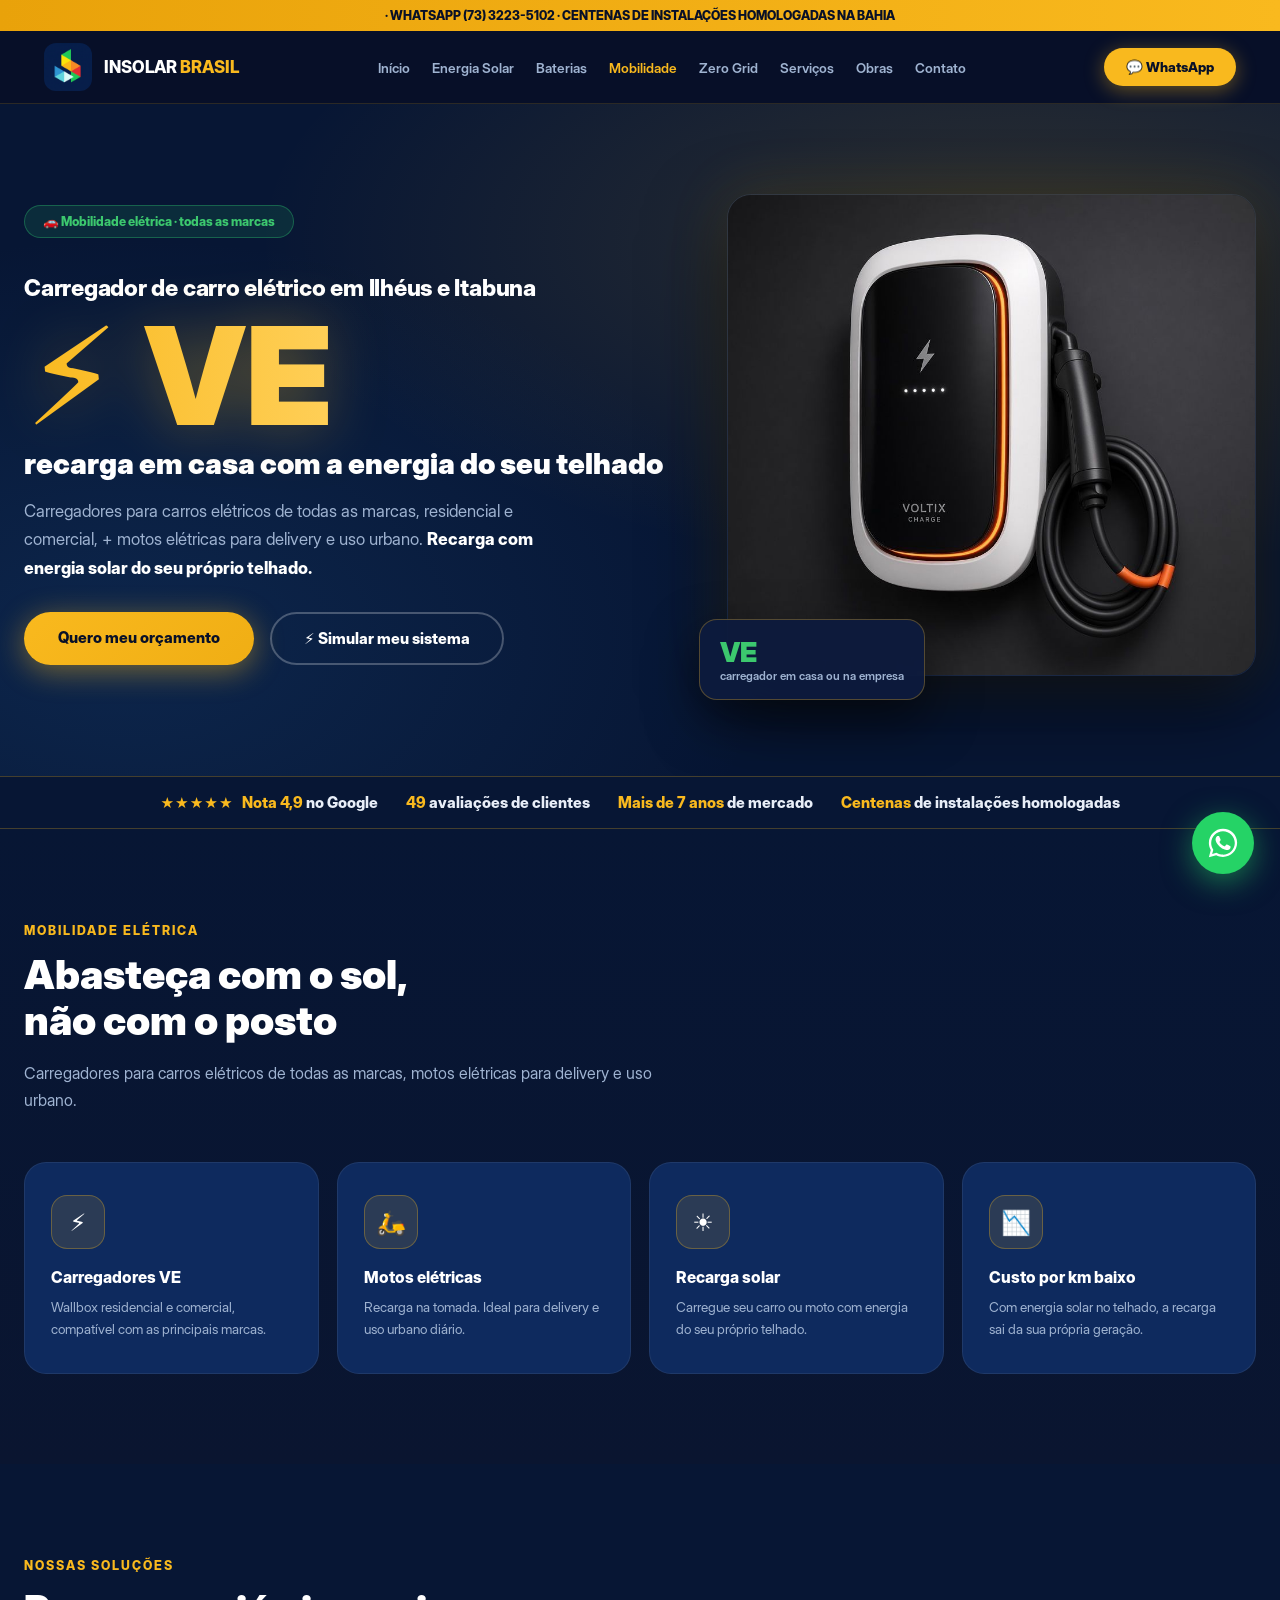
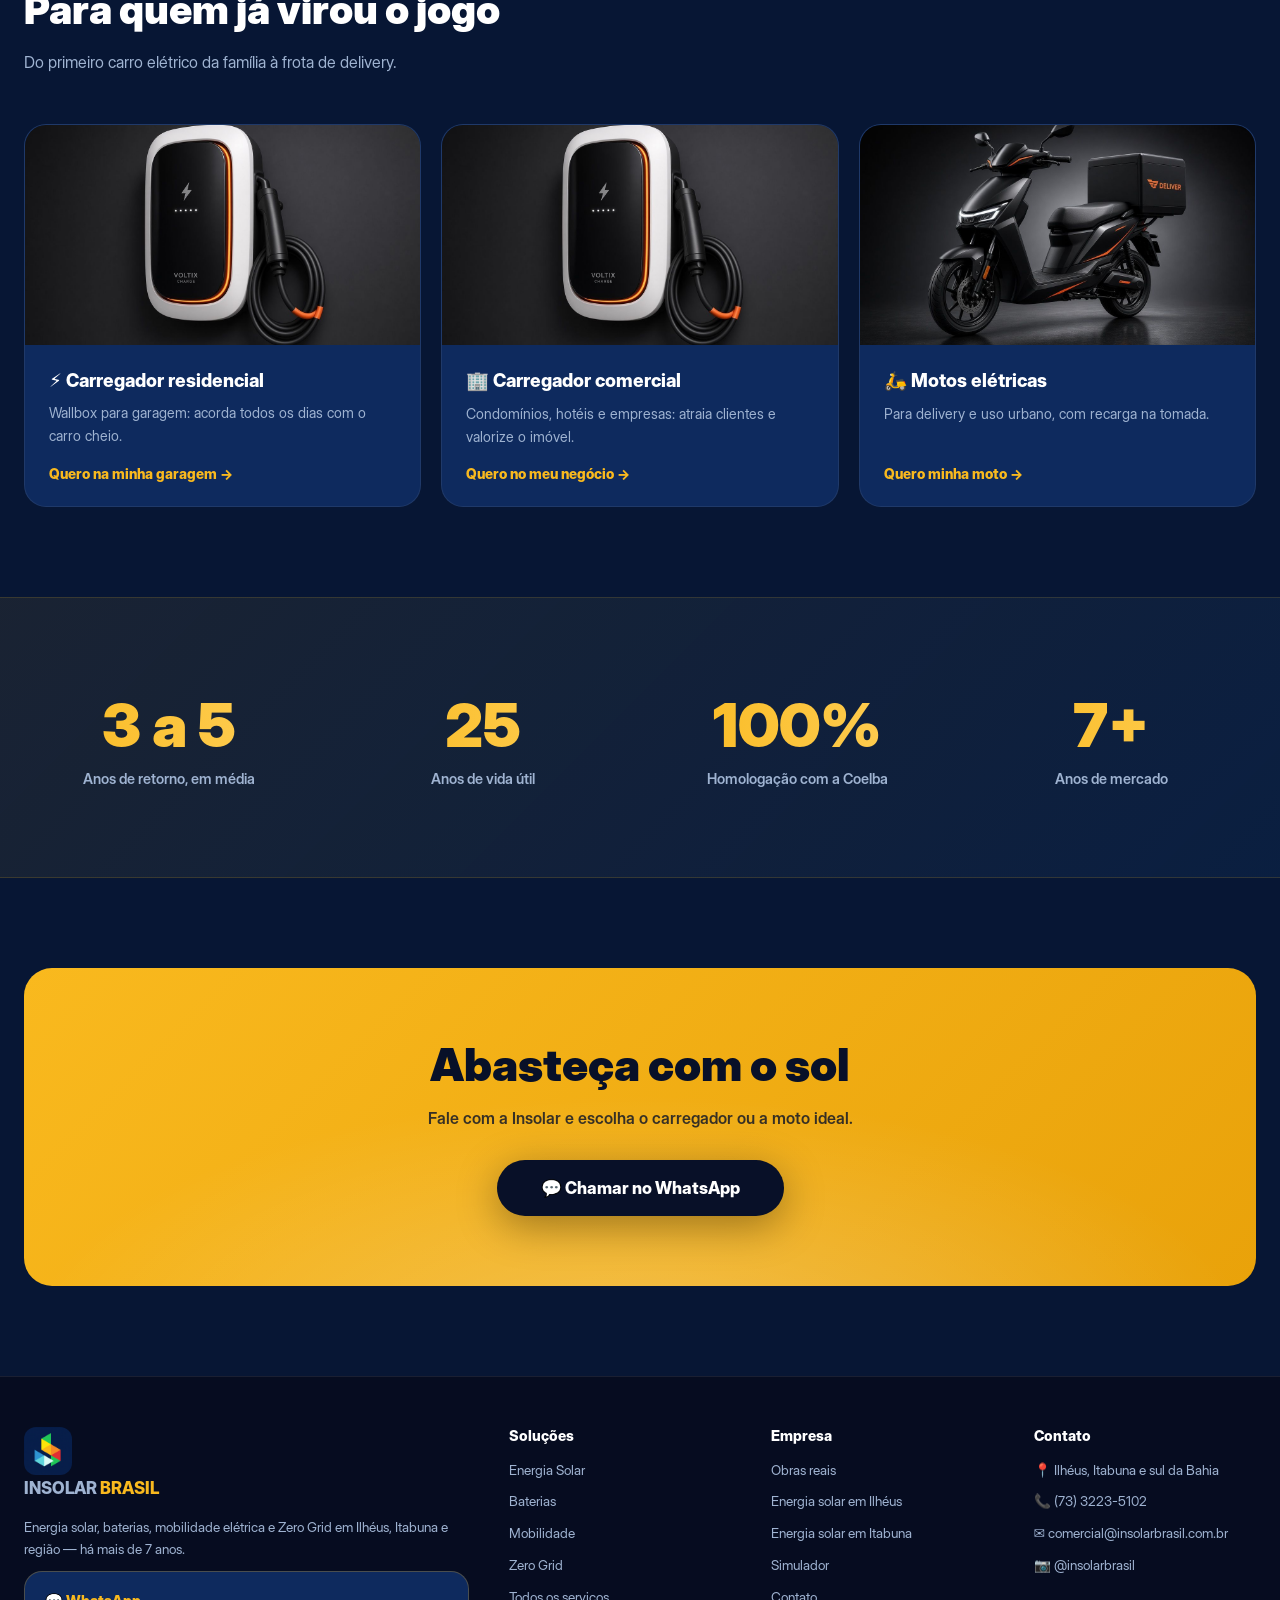
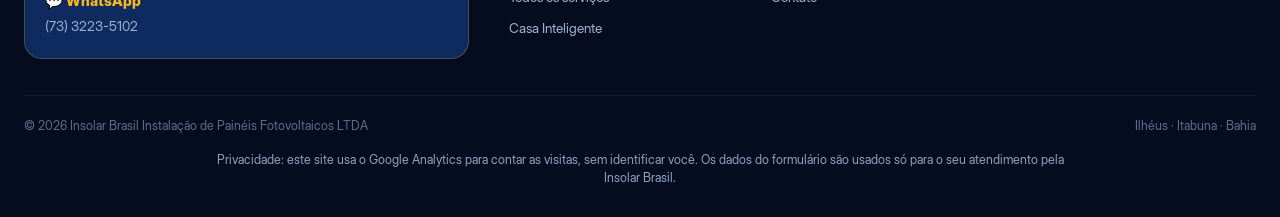
<file: mobilidade.html>
<!DOCTYPE html>
<html lang="pt-BR">
<head>

<meta charset="UTF-8">
<meta name="viewport" content="width=device-width, initial-scale=1.0">
<title>Carregador de Carro Elétrico em Ilhéus | Insolar Brasil</title>
<!-- BUSCAS -->
<meta name="description" content="Carregadores para carros elétricos e motos elétricas em Ilhéus e Itabuna, com recarga pela energia solar. Insolar Brasil, WhatsApp (73) 3223-5102.">
<link rel="canonical" href="https://insolarbrasil.com.br/mobilidade.html">
<meta name="robots" content="index, follow">
<meta property="og:type" content="website">
<meta property="og:locale" content="pt_BR">
<meta property="og:site_name" content="Insolar Brasil">
<meta property="og:title" content="Carregador de Carro Elétrico em Ilhéus | Insolar Brasil">
<meta property="og:description" content="Carregadores para carros elétricos e motos elétricas em Ilhéus e Itabuna, com recarga pela energia solar. Insolar Brasil, WhatsApp (73) 3223-5102.">
<meta property="og:url" content="https://insolarbrasil.com.br/mobilidade.html">
<meta property="og:image" content="https://insolarbrasil.com.br/img/og/og-mobilidade.jpg">
<meta property="og:image:width" content="1200">
<meta property="og:image:height" content="630">
<link rel="icon" href="img/logo-e194f5c9.png">
<script type="application/ld+json">{"@context": "https://schema.org", "@type": "WebPage", "name": "Carregador de Carro Elétrico em Ilhéus | Insolar Brasil", "url": "https://insolarbrasil.com.br/mobilidade.html", "description": "Carregadores para carros elétricos e motos elétricas em Ilhéus e Itabuna, com recarga pela energia solar. Insolar Brasil, WhatsApp (73) 3223-5102.", "publisher": {"@id": "https://insolarbrasil.com.br/#empresa"}}</script>
<!-- /BUSCAS -->

<style>
@font-face{font-family:'Inter';src:url(fontes/inter-display-400.woff) format('woff');font-weight:400;font-display:swap}
@font-face{font-family:'Inter';src:url(fontes/inter-display-600.woff) format('woff');font-weight:600;font-display:swap}
@font-face{font-family:'Inter';src:url(fontes/inter-display-800.woff) format('woff');font-weight:800;font-display:swap}
@font-face{font-family:'Inter';src:url(fontes/inter-display-900.woff) format('woff');font-weight:900;font-display:swap}


:root{--laranja:#F9B91E;--amarelo:#FFD05A;--azul-noite:#071634;--azul:#0E2A5E;--verde:#3CC86E;--vermelho:#FF5050;--superficie:#0E2A5E;--superficie2:#13366F;--suave:#9FB3D1}
*{margin:0;padding:0;box-sizing:border-box}
html{scroll-behavior:smooth}
body{font-family:'Inter',system-ui,sans-serif;background:var(--azul-noite);color:#fff;overflow-x:hidden}
img{max-width:100%;display:block}
/* TOPBAR */
.topbar{background:linear-gradient(90deg,#E9A20A,var(--laranja));color:#081028;font-size:.78rem;font-weight:700;padding:8px 24px;text-align:center}
/* HEADER */
header{position:sticky;top:0;z-index:100;background:rgba(8,16,40,.96);backdrop-filter:blur(12px);border-bottom:1px solid rgba(249,185,30,.15)}
.nav{max-width:1240px;margin:0 auto;display:flex;align-items:center;justify-content:space-between;padding:12px 24px;gap:16px}
.logo{display:flex;align-items:center;gap:12px;text-decoration:none;color:#fff}
.logo img{width:48px;height:48px;border-radius:12px;object-fit:cover}
.logo span{font-weight:800;font-size:1.05rem}.logo span b{color:var(--laranja)}
.menu{display:flex;gap:22px;list-style:none}
.menu a{color:var(--suave);text-decoration:none;font-size:.85rem;font-weight:600;transition:.2s}
.menu a:hover,.menu a.ativo{color:var(--laranja)}
.btn-wpp{background:var(--laranja);color:#081028!important;padding:11px 22px;border-radius:50px;font-weight:800;font-size:.85rem;text-decoration:none;box-shadow:0 4px 20px rgba(249,185,30,.4);transition:.2s;white-space:nowrap}
.btn-wpp:hover{transform:translateY(-2px)}
/* HERO */
.hero{position:relative;padding:90px 24px 100px;overflow:hidden}
.hero::before{content:'';position:absolute;inset:0;background:radial-gradient(ellipse 60% 50% at 80% 20%,rgba(249,185,30,.16),transparent),radial-gradient(ellipse 50% 60% at 10% 80%,rgba(27,79,138,.28),transparent)}
.hero-inner{max-width:1240px;margin:0 auto;display:grid;grid-template-columns:1.1fr .9fr;gap:56px;align-items:center;position:relative;z-index:2}
.badge{display:inline-flex;gap:8px;background:rgba(46,204,113,.12);border:1px solid rgba(46,204,113,.35);color:var(--verde);padding:8px 18px;border-radius:50px;font-size:.78rem;font-weight:700;margin-bottom:22px}
.hero-num{font-size:clamp(4.5rem,11vw,8.5rem);font-weight:900;line-height:.95;background:linear-gradient(90deg,var(--laranja),var(--amarelo),var(--laranja));-webkit-background-clip:text;background-clip:text;color:transparent;filter:drop-shadow(0 0 30px rgba(249,185,30,.35));animation:glow 3s ease-in-out infinite;margin-bottom:6px}
@keyframes glow{0%,100%{filter:drop-shadow(0 0 20px rgba(249,185,30,.25))}50%{filter:drop-shadow(0 0 45px rgba(249,185,30,.5))}}
.hero-num-lbl{font-size:clamp(1.2rem,2.6vw,1.8rem);font-weight:900;margin-bottom:16px}
.hero p.sub{color:var(--suave);font-size:1.05rem;line-height:1.7;margin-bottom:30px;max-width:540px}
.ctas{display:flex;gap:16px;flex-wrap:wrap}
.btn-primary{background:linear-gradient(135deg,var(--laranja),#F0AE14);color:#081028;padding:16px 34px;border-radius:50px;font-weight:800;font-size:.95rem;text-decoration:none;box-shadow:0 6px 30px rgba(249,185,30,.45);transition:.2s;display:inline-block}
.btn-primary:hover{transform:translateY(-3px)}
.btn-ghost{border:2px solid rgba(255,255,255,.25);color:#fff;padding:15px 32px;border-radius:50px;font-weight:700;font-size:.95rem;text-decoration:none;transition:.2s;display:inline-block}
.btn-ghost:hover{border-color:var(--laranja);color:var(--laranja)}
.hero-visual{position:relative}
.frame{border-radius:24px;overflow:hidden;box-shadow:0 30px 80px rgba(0,0,0,.6),0 0 60px rgba(249,185,30,.15);border:1px solid rgba(255,255,255,.08)}
.frame img{width:100%;height:480px;object-fit:cover}
.float-card{position:absolute;bottom:-24px;left:-28px;background:rgba(13,27,62,.95);border:1px solid rgba(249,185,30,.3);border-radius:18px;padding:16px 20px;box-shadow:0 20px 50px rgba(0,0,0,.5)}
.float-card .n{font-size:1.7rem;font-weight:900;color:var(--verde)}
.float-card .l{font-size:.72rem;color:var(--suave);font-weight:600}
/* SECOES */
section{padding:90px 24px}
.container{max-width:1240px;margin:0 auto}
.tag{display:inline-block;color:var(--laranja);font-weight:800;font-size:.78rem;letter-spacing:2px;text-transform:uppercase;margin-bottom:14px}
.h2{font-size:clamp(1.7rem,3.5vw,2.5rem);font-weight:900;margin-bottom:16px;line-height:1.15}
.sub{color:var(--suave);max-width:660px;line-height:1.7;margin-bottom:48px}
/* PILARES */
.pilares{background:linear-gradient(180deg,var(--azul-noite),#0A1530)}
.grid4{display:grid;grid-template-columns:repeat(4,1fr);gap:18px}
.pilar{background:var(--superficie);border:1px solid rgba(255,255,255,.07);border-radius:22px;padding:32px 26px;transition:.25s}
.pilar:hover{border-color:rgba(249,185,30,.4);transform:translateY(-4px)}
.pilar .ic{width:54px;height:54px;background:rgba(249,185,30,.12);border:1px solid rgba(249,185,30,.3);border-radius:16px;display:flex;align-items:center;justify-content:center;font-size:1.5rem;margin-bottom:18px}
.pilar h4{font-weight:800;margin-bottom:10px;font-size:1rem}
.pilar p{color:var(--suave);font-size:.85rem;line-height:1.6}
/* CARDS PRODUTO */
.grid3{display:grid;grid-template-columns:repeat(3,1fr);gap:20px}
.pcard{background:var(--superficie);border:1px solid rgba(255,255,255,.07);border-radius:22px;overflow:hidden;transition:.25s;display:flex;flex-direction:column}
.pcard:hover{transform:translateY(-6px);border-color:rgba(249,185,30,.45);box-shadow:0 20px 50px rgba(0,0,0,.5),0 0 40px rgba(249,185,30,.12)}
.pcard .pimg{height:220px;overflow:hidden}
.pcard .pimg img{width:100%;height:100%;object-fit:cover;transition:.5s}
.pcard:hover .pimg img{transform:scale(1.06)}
.pcard .pbody{padding:24px;flex:1;display:flex;flex-direction:column;gap:10px}
.pcard h3{font-size:1.15rem;font-weight:800}
.pcard p{color:var(--suave);font-size:.88rem;line-height:1.65;flex:1}
.blink{color:var(--laranja);font-weight:800;font-size:.88rem;text-decoration:none;display:inline-flex;gap:6px;margin-top:6px}
.blink:hover{gap:10px}
/* NUMEROS */
.numeros{background:linear-gradient(135deg,rgba(249,185,30,.08),rgba(27,79,138,.15));border-top:1px solid rgba(249,185,30,.15);border-bottom:1px solid rgba(249,185,30,.15)}
.grid4n{display:grid;grid-template-columns:repeat(4,1fr);gap:24px;text-align:center}
.num{font-size:clamp(2.4rem,5vw,3.8rem);font-weight:900;background:linear-gradient(90deg,var(--laranja),var(--amarelo));-webkit-background-clip:text;background-clip:text;color:transparent}
.lbl{color:var(--suave);font-weight:600;font-size:.9rem;margin-top:8px}
/* SIMULADOR */
.simulador{background:linear-gradient(135deg,rgba(249,185,30,.1),rgba(27,79,138,.2))}
.sim-box{max-width:760px;margin:0 auto;background:var(--superficie);border:1px solid rgba(249,185,30,.25);border-radius:28px;padding:48px 44px;box-shadow:0 30px 80px rgba(0,0,0,.5)}
.sim-box label{display:block;font-weight:800;margin-bottom:12px;font-size:1.05rem}
.sim-box input{width:100%;background:#081028;border:2px solid rgba(255,255,255,.15);border-radius:16px;padding:18px 22px;color:#fff;font-family:inherit;font-size:1.3rem;font-weight:800;margin-bottom:24px;outline:none}
.sim-box input:focus{border-color:var(--laranja)}
.btn-simular{width:100%;background:linear-gradient(135deg,var(--laranja),#F0AE14);color:#081028;border:0;padding:18px;border-radius:50px;font-weight:900;font-size:1.05rem;font-family:inherit;cursor:pointer;box-shadow:0 8px 30px rgba(249,185,30,.45)}
.sim-res{display:none;margin-top:28px;background:rgba(46,204,113,.08);border:1px solid rgba(46,204,113,.3);border-radius:20px;padding:28px}
.sim-res.show{display:block;animation:fadeUp .5s ease}
@keyframes fadeUp{from{opacity:0;transform:translateY(14px)}to{opacity:1;transform:none}}
.sim-grid{display:grid;grid-template-columns:repeat(3,1fr);gap:18px;text-align:center;margin-bottom:20px}
.sim-item .v{font-size:1.8rem;font-weight:900;color:var(--verde)}
.sim-item .l{font-size:.75rem;color:var(--suave);font-weight:600;margin-top:4px}
.sim-nota{font-size:.72rem;color:var(--suave);text-align:center;line-height:1.5}
.sim-cta{text-align:center;margin-top:18px}
/* GALERIA */
.galeria{display:grid;grid-template-columns:repeat(2,1fr);gap:18px}
.gitem{border-radius:20px;overflow:hidden;position:relative;height:340px;border:1px solid rgba(255,255,255,.07)}
.gitem img{width:100%;height:100%;object-fit:cover;transition:.5s}
.gitem:hover img{transform:scale(1.05)}
.gcap{position:absolute;bottom:0;left:0;right:0;background:linear-gradient(transparent,rgba(8,16,40,.95));padding:40px 20px 16px;font-size:.85rem;font-weight:700}
/* FAQ */
.faq{background:linear-gradient(180deg,var(--azul-noite),#0A1530)}
.faq-lista{max-width:820px;margin:0 auto;display:flex;flex-direction:column;gap:14px}
.faq-item{background:var(--superficie);border:1px solid rgba(255,255,255,.07);border-radius:18px;overflow:hidden}
.faq-q{width:100%;background:none;border:0;color:#fff;font-family:inherit;font-weight:800;font-size:1rem;padding:22px 26px;text-align:left;cursor:pointer;display:flex;justify-content:space-between;gap:16px}
.faq-q .seta{color:var(--laranja);font-size:1.2rem;transition:.3s}
.faq-item.open .seta{transform:rotate(45deg)}
.faq-r{max-height:0;overflow:hidden;transition:max-height .35s ease}
.faq-r p{color:var(--suave);font-size:.9rem;line-height:1.7;padding:0 26px 22px}
/* SOBRE */
.sobre-grid{display:grid;grid-template-columns:1fr 1fr;gap:50px;align-items:center}
.sobre-lista{list-style:none;display:flex;flex-direction:column;gap:16px;margin-top:26px}
.sobre-lista li{display:flex;gap:12px;color:var(--suave);font-size:.95rem;line-height:1.6}
.sobre-lista li b{color:#fff}
.mapa{border-radius:22px;overflow:hidden;border:1px solid rgba(255,255,255,.1);box-shadow:0 20px 60px rgba(0,0,0,.5)}
.mapa iframe{width:100%;height:380px;border:0}
/* CTA FINAL */
.cta-final{background:linear-gradient(135deg,#F9B91E,#E9A20A);border-radius:28px;padding:70px 50px;text-align:center;position:relative;overflow:hidden}
.cta-final::before{content:'';position:absolute;inset:0;background:radial-gradient(ellipse 50% 80% at 50% 120%,rgba(255,255,255,.25),transparent)}
.cta-final h2{font-size:clamp(1.8rem,4vw,2.8rem);font-weight:900;color:#081028;margin-bottom:16px;position:relative}
.cta-final p{color:rgba(8,16,40,.8);font-weight:600;margin-bottom:32px;position:relative}
.btn-dark{background:#081028;color:#fff;padding:18px 44px;border-radius:50px;font-weight:800;font-size:1.05rem;text-decoration:none;display:inline-block;box-shadow:0 10px 40px rgba(0,0,0,.35);transition:.2s;position:relative}
.btn-dark:hover{transform:translateY(-3px) scale(1.02)}
/* FOOTER */
footer{border-top:1px solid rgba(255,255,255,.08);padding:50px 24px 30px;background:#060C20}
.footer-grid{max-width:1240px;margin:0 auto;display:grid;grid-template-columns:2fr 1fr 1fr 1fr;gap:40px;margin-bottom:36px}
.footer-grid h5{font-weight:800;margin-bottom:16px;font-size:.9rem}
.footer-grid a,.footer-grid p{color:var(--suave);font-size:.85rem;text-decoration:none;display:block;margin-bottom:10px;line-height:1.6}
.footer-grid a:hover{color:var(--laranja)}
.footer-atend{background:var(--superficie);border:1px solid rgba(249,185,30,.25);border-radius:18px;padding:20px;margin-top:8px}
.footer-atend b{color:var(--laranja);display:block;margin-bottom:6px;font-size:.9rem}
.footer-bottom{max-width:1240px;margin:0 auto;border-top:1px solid rgba(255,255,255,.06);padding-top:22px;display:flex;justify-content:space-between;flex-wrap:wrap;gap:10px;color:#5A6E8F;font-size:.78rem}
/* WPP FLUTUANTE */
.wpp-float{position:fixed;bottom:26px;right:26px;z-index:200;width:62px;height:62px;background:#25D366;border-radius:50%;display:flex;align-items:center;justify-content:center;box-shadow:0 8px 30px rgba(37,211,102,.5);transition:.2s}
.wpp-float:hover{transform:scale(1.1)}
.wpp-float svg{width:34px;height:34px;fill:#fff}
/* RESPONSIVO */
@media(max-width:960px){.topbar{font-size:.66rem}.menu{display:none}.hero-inner{grid-template-columns:1fr;gap:44px}.frame img{height:340px}.grid4,.grid3{grid-template-columns:1fr 1fr}.grid4n{grid-template-columns:1fr 1fr;gap:36px}.galeria{grid-template-columns:1fr 1fr}.sobre-grid{grid-template-columns:1fr}.footer-grid{grid-template-columns:1fr 1fr}.sim-box{padding:34px 24px}.sim-grid{grid-template-columns:1fr;gap:14px}}
@media(max-width:560px){.grid4,.grid3{grid-template-columns:1fr}.galeria{grid-template-columns:1fr}.cta-final{padding:50px 24px}}

.promo-link{color:#F9B91E !important;font-weight:800}

/* MENU NO CELULAR E TABLET */
.btn-menu{display:none;white-space:nowrap;background:transparent;border:1px solid rgba(255,255,255,.3);color:#fff;border-radius:12px;padding:9px 12px;font-family:inherit;font-weight:800;font-size:.95rem;cursor:pointer;margin-left:8px}
@media(max-width:960px){.btn-menu{display:inline-block}
.nav.aberto .menu{display:flex !important;flex-direction:column;position:absolute;top:100%;left:0;right:0;background:#071634;padding:6px 24px 18px;gap:0;border-bottom:2px solid #F9B91E;box-shadow:0 20px 40px rgba(0,0,0,.5);z-index:60;list-style:none;margin:0}
.nav.aberto .menu li a{display:block;padding:14px 4px;border-bottom:1px solid rgba(255,255,255,.08);font-size:1.05rem}
}
@media(max-width:480px){.nav .logo span{display:none}.btn-wpp{padding:10px 14px !important;font-size:.85rem !important}.btn-menu{padding:9px 10px}}
</style>
<!-- Medição de visitas (Google Analytics) -->
<script async src="https://www.googletagmanager.com/gtag/js?id=G-ZY5M0HH46K"></script>
<script>window.dataLayer=window.dataLayer||[];function gtag(){dataLayer.push(arguments);}gtag('js',new Date());gtag('config','G-ZY5M0HH46K');</script>
<link rel="stylesheet" href="insolar-extra.css">
</head>
<body>
<div class="topbar"><a data-fim="2026-11-30T23:59:59-03:00" href="/#promocoes" style="color:inherit;text-decoration:underline">🎁 BLACK NOVEMBRO INSOLAR</a> · WHATSAPP (73) 3223-5102 · CENTENAS DE INSTALAÇÕES HOMOLOGADAS NA BAHIA</div>
<header><nav class="nav">
  <a href="/" class="logo"><img src="img/logo-e194f5c9.png" alt="Logo"><span>INSOLAR <b>BRASIL</b></span></a>
  <ul class="menu">
    <li><a href="/">Início</a></li>
    <li><a href="energia-solar.html">Energia Solar</a></li>
    <li><a href="baterias.html">Baterias</a></li>
    <li><a href="mobilidade.html" class="ativo">Mobilidade</a></li>
    <li><a href="zero-grid.html">Zero Grid</a></li>
    <li><a href="servicos.html">Serviços</a></li>
    <li><a href="obras.html">Obras</a></li>
    <li data-fim="2026-11-30T23:59:59-03:00"><a href="/#promocoes" class="promo-link">🎁 Promoções</a></li>
    <li><a href="contato.html">Contato</a></li>
  </ul>
  <a class="btn-wpp" href="https://wa.me/557332235102?text=Ol%C3%A1!%20Quero%20um%20or%C3%A7amento%20de%20energia%20solar" target="_blank">💬 WhatsApp</a>
  <button class="btn-menu" aria-label="Abrir menu" aria-expanded="false">☰ Menu</button>
</nav></header>

<section class="hero">
  <div class="hero-inner">
    <div>
      <span class="badge">🚗 Mobilidade elétrica · todas as marcas</span>
      <h1 class="hero-h1">Carregador de carro elétrico em Ilhéus e Itabuna</h1>
      <div class="hero-num">⚡ VE</div>
      <div class="hero-num-lbl">recarga em casa com a energia do seu telhado</div>
      <p class="sub">Carregadores para carros elétricos de todas as marcas, residencial e comercial, + motos elétricas para delivery e uso urbano. <b style="color:#fff">Recarga com energia solar do seu próprio telhado.</b></p>
      <div class="ctas">
        <a class="btn-primary" href="https://wa.me/557332235102?text=Ol%C3%A1!%20Quero%20um%20or%C3%A7amento%20de%20energia%20solar" target="_blank">Quero meu orçamento</a>
        <a class="btn-ghost" href="index.html#simulador">⚡ Simular meu sistema</a>
      </div>
    </div>
    <div class="hero-visual">
      <div class="frame"><img src="img/foto-a8099ebf.jpg" alt="Carregador de Carro Elétrico em Ilhéus | Insolar Brasil"></div>
      <div class="float-card"><div class="n">VE</div><div class="l">carregador em casa ou na empresa</div></div>
    </div>
  </div>
</section>

<section class="faixa-confianca" aria-label="Por que confiar na Insolar Brasil">
  <ul class="fc-lista">
    <li><a href="https://search.google.com/local/reviews?placeid=ChIJbVTzzjWhOQcRcDC-6sE3xgE" target="_blank" rel="noopener"><span class="fc-estrelas">★★★★★</span><span><b>Nota 4,9</b> no Google</span></a></li>
    <li><a href="https://search.google.com/local/reviews?placeid=ChIJbVTzzjWhOQcRcDC-6sE3xgE" target="_blank" rel="noopener"><span><b>49</b> avaliações de clientes</span></a></li>
    <li><span><b>Mais de 7 anos</b> de mercado</span></li>
    <li><span><b>Centenas</b> de instalações homologadas</span></li>
  </ul>
</section>


<section class="pilares">
  <div class="container">
    <span class="tag">Mobilidade elétrica</span>
    <h2 class="h2">Abasteça com o sol,<br>não com o posto</h2>
    <p class="sub">Carregadores para carros elétricos de todas as marcas, motos elétricas para delivery e uso urbano.</p>
    <div class="grid4">
      <div class="pilar"><div class="ic">⚡</div><h4>Carregadores VE</h4><p>Wallbox residencial e comercial, compatível com as principais marcas.</p></div>
      <div class="pilar"><div class="ic">🛵</div><h4>Motos elétricas</h4><p>Recarga na tomada. Ideal para delivery e uso urbano diário.</p></div>
      <div class="pilar"><div class="ic">☀️</div><h4>Recarga solar</h4><p>Carregue seu carro ou moto com energia do seu próprio telhado.</p></div>
      <div class="pilar"><div class="ic">📉</div><h4>Custo por km baixo</h4><p>Com energia solar no telhado, a recarga sai da sua própria geração.</p></div>
    </div>
  </div>
</section>

<section>
  <div class="container">
    <span class="tag">Nossas soluções</span>
    <h2 class="h2">Para quem já virou o jogo</h2>
    <p class="sub">Do primeiro carro elétrico da família à frota de delivery.</p>
    <div class="grid3">
      <div class="pcard"><div class="pimg"><img src="img/foto-a8099ebf.jpg" alt="Carregador VE"></div><div class="pbody"><h3>⚡ Carregador residencial</h3><p>Wallbox para garagem: acorda todos os dias com o carro cheio.</p><a class="blink" href="https://wa.me/557332235102?text=Ol%C3%A1!%20Quero%20carregador%20residencial" target="_blank">Quero na minha garagem →</a></div></div>
      <div class="pcard"><div class="pimg"><img src="img/foto-a8099ebf.jpg" alt="Carregador comercial"></div><div class="pbody"><h3>🏢 Carregador comercial</h3><p>Condomínios, hotéis e empresas: atraia clientes e valorize o imóvel.</p><a class="blink" href="https://wa.me/557332235102?text=Ol%C3%A1!%20Quero%20carregador%20comercial" target="_blank">Quero no meu negócio →</a></div></div>
      <div class="pcard"><div class="pimg"><img src="img/foto-ffbe5243.jpg" alt="Moto elétrica"></div><div class="pbody"><h3>🛵 Motos elétricas</h3><p>Para delivery e uso urbano, com recarga na tomada.</p><a class="blink" href="https://wa.me/557332235102?text=Ol%C3%A1!%20Quero%20moto%20el%C3%A9trica" target="_blank">Quero minha moto →</a></div></div>
    </div>
  </div>
</section>

<section class="numeros">
  <div class="container"><div class="grid4n">
    <div><div class="num">3 a 5</div><div class="lbl">Anos de retorno, em média</div></div>
    <div><div class="num">25</div><div class="lbl">Anos de vida útil</div></div>
    <div><div class="num">100%</div><div class="lbl">Homologação com a Coelba</div></div>
    <div><div class="num">7+</div><div class="lbl">Anos de mercado</div></div>
  </div></div>
</section>

<section>
  <div class="container">
    <div class="cta-final">
      <h2>Abasteça com o sol</h2>
      <p>Fale com a Insolar e escolha o carregador ou a moto ideal.</p>
      <a class="btn-dark" href="https://wa.me/557332235102?text=Ol%C3%A1!%20Quero%20saber%20sobre%20mobilidade%20el%C3%A9trica" target="_blank">💬 Chamar no WhatsApp</a>
    </div>
  </div>
</section>

<footer>
  <div class="footer-grid">
    <div>
      <a href="/" class="logo" style="margin-bottom:16px"><img src="img/logo-e194f5c9.png" alt="Logo"><span>INSOLAR <b>BRASIL</b></span></a>
      <p>Energia solar, baterias, mobilidade elétrica e Zero Grid em Ilhéus, Itabuna e região — há mais de 7 anos.</p>
      <div class="footer-atend"><b>💬 WhatsApp</b><p style="margin:0">(73) 3223-5102</p></div>
    </div>
    <div>
      <h5>Soluções</h5>
      <a href="energia-solar.html">Energia Solar</a>
      <a href="baterias.html">Baterias</a>
      <a href="mobilidade.html">Mobilidade</a>
      <a href="zero-grid.html">Zero Grid</a>
      <a href="servicos.html">Todos os serviços</a>
      <a href="casa-inteligente.html">Casa Inteligente</a>
    </div>
    <div>
      <h5>Empresa</h5>
      <a href="obras.html">Obras reais</a>
      <a href="energia-solar-ilheus.html">Energia solar em Ilhéus</a>
      <a href="energia-solar-itabuna.html">Energia solar em Itabuna</a>
      <a href="index.html#simulador">Simulador</a>
      <a href="contato.html">Contato</a>
    </div>
    <div>
      <h5>Contato</h5>
      <p>📍 Ilhéus, Itabuna e sul da Bahia</p>
      <p>📞 (73) 3223-5102</p>
      <p>✉️ comercial@insolarbrasil.com.br</p>
      <a href="https://instagram.com/insolarbrasil" target="_blank">📷 @insolarbrasil</a>
    </div>
  </div>
  <div class="footer-bottom"><span>© 2026 Insolar Brasil Instalação de Painéis Fotovoltaicos LTDA</span><span>Ilhéus · Itabuna · Bahia</span></div>
<p class="aviso-privacidade">Privacidade: este site usa o Google Analytics para contar as visitas, sem identificar você. Os dados do formulário são usados só para o seu atendimento pela Insolar Brasil.</p>
</footer>

<a class="wpp-float" href="https://wa.me/557332235102?text=Ol%C3%A1!%20Vim%20da%20p%C3%A1gina%20de%20Energia%20Solar" target="_blank" aria-label="WhatsApp">
  <svg viewBox="0 0 32 32"><path d="M16 2.7C8.7 2.7 2.7 8.7 2.7 16c0 2.3.6 4.6 1.8 6.6L2.7 29.3l6.9-1.8c1.9 1 4.1 1.6 6.4 1.6 7.3 0 13.3-6 13.3-13.3S23.3 2.7 16 2.7zm0 24.2c-2 0-4-.5-5.7-1.5l-.4-.2-4.1 1.1 1.1-4-.3-.4c-1.1-1.8-1.7-3.8-1.7-5.9 0-6.1 5-11.1 11.1-11.1s11.1 5 11.1 11.1-5 11-11.1 11zm6.1-8.3c-.3-.2-2-1-2.3-1.1-.3-.1-.5-.2-.8.2-.2.3-.9 1.1-1.1 1.3-.2.2-.4.2-.7.1-.3-.2-1.4-.5-2.6-1.6-1-.9-1.6-2-1.8-2.3-.2-.3 0-.5.1-.7l.5-.6c.2-.2.2-.4.3-.6.1-.2 0-.4 0-.6-.1-.2-.8-1.9-1.1-2.6-.3-.7-.6-.6-.8-.6h-.7c-.2 0-.6.1-.9.4-.3.3-1.2 1.2-1.2 2.9s1.2 3.4 1.4 3.6c.2.2 2.5 3.8 6 5.3.8.4 1.5.6 2 .7.8.3 1.6.2 2.2.1.7-.1 2-.8 2.3-1.6.3-.8.3-1.5.2-1.6-.1-.2-.3-.3-.6-.4z"/></svg>
</a>
<script>(function(){var a=new Date();document.querySelectorAll('[data-fim]').forEach(function(e){if(a>new Date(e.getAttribute('data-fim')))e.remove();});})();</script>
<script>(function(){var b=document.querySelector('.btn-menu'),n=document.querySelector('.nav');if(!b||!n)return;b.addEventListener('click',function(){var a=n.classList.toggle('aberto');b.setAttribute('aria-expanded',a);b.textContent=a?'✕ Fechar':'☰ Menu';});n.querySelectorAll('.menu a').forEach(function(l){l.addEventListener('click',function(){n.classList.remove('aberto');b.textContent='☰ Menu';});});})();</script>
<script src="site.js" defer></script>
</body>
</html>
</file>
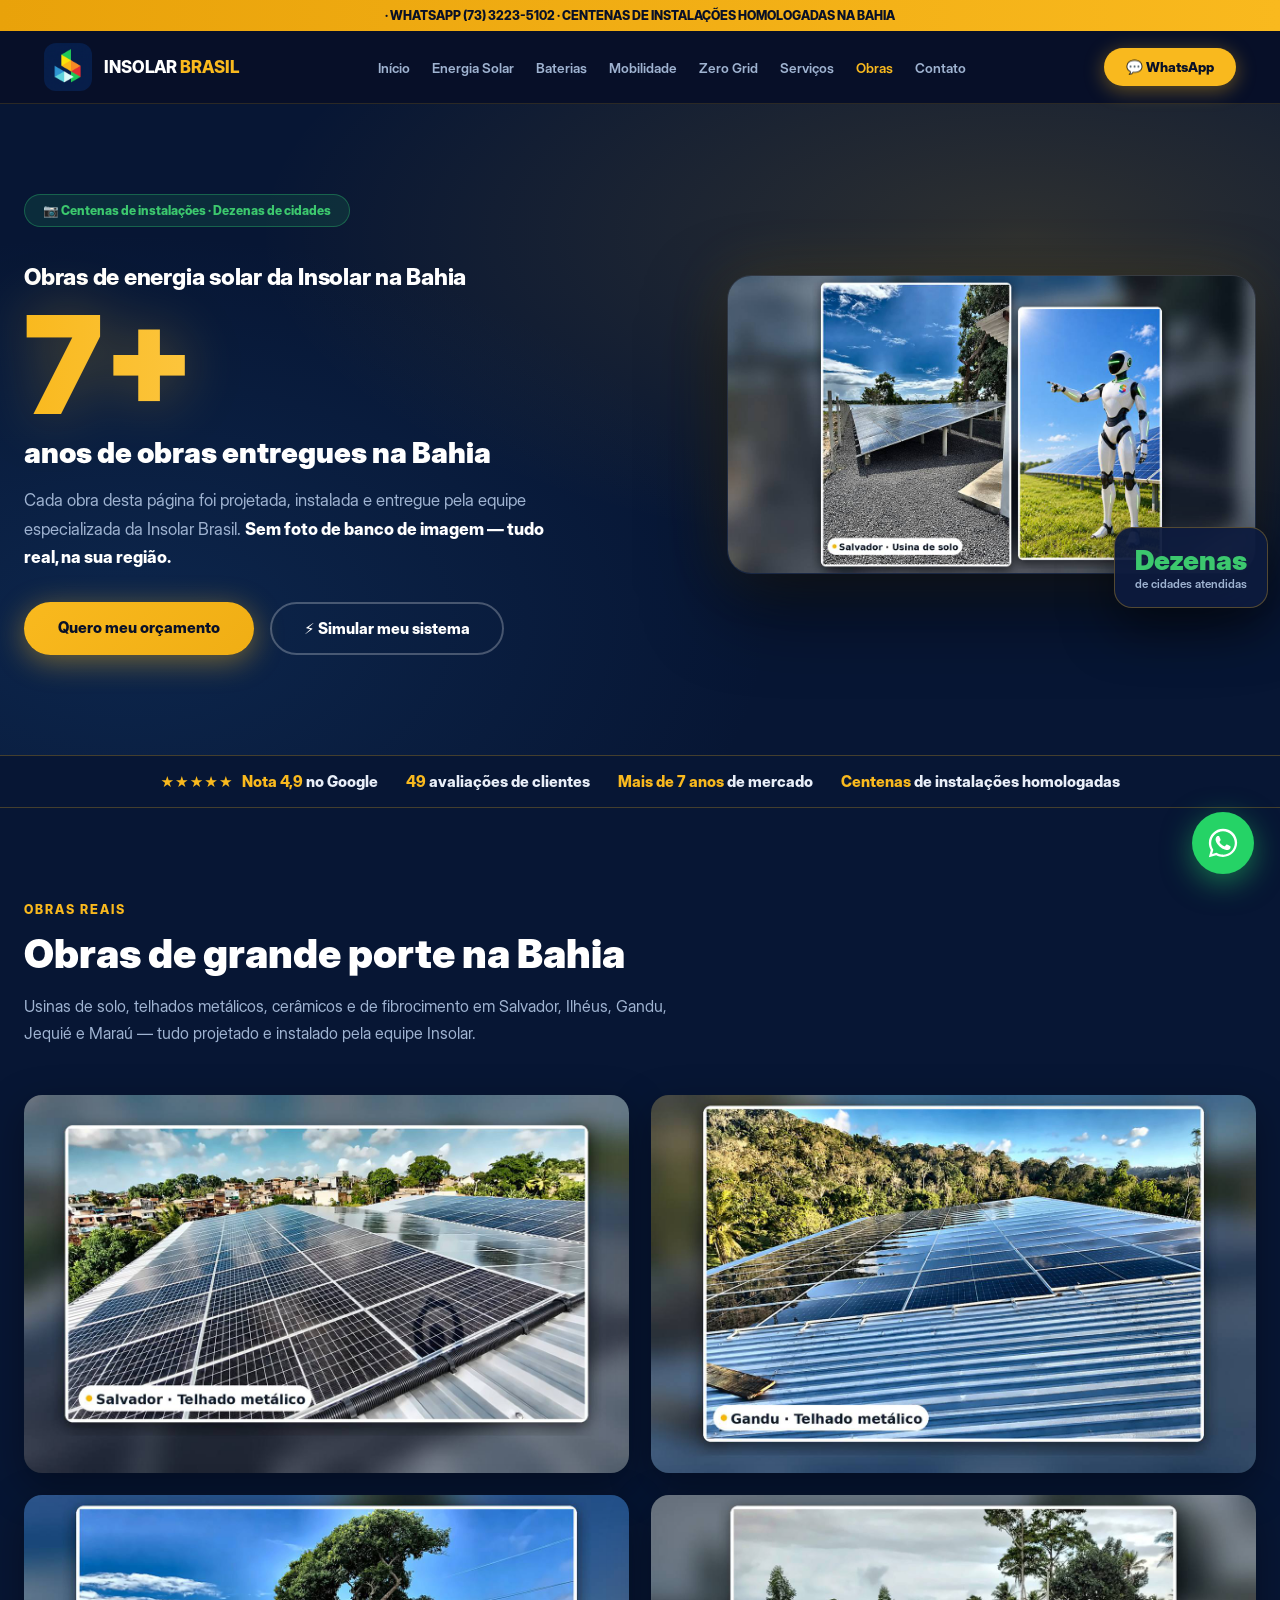
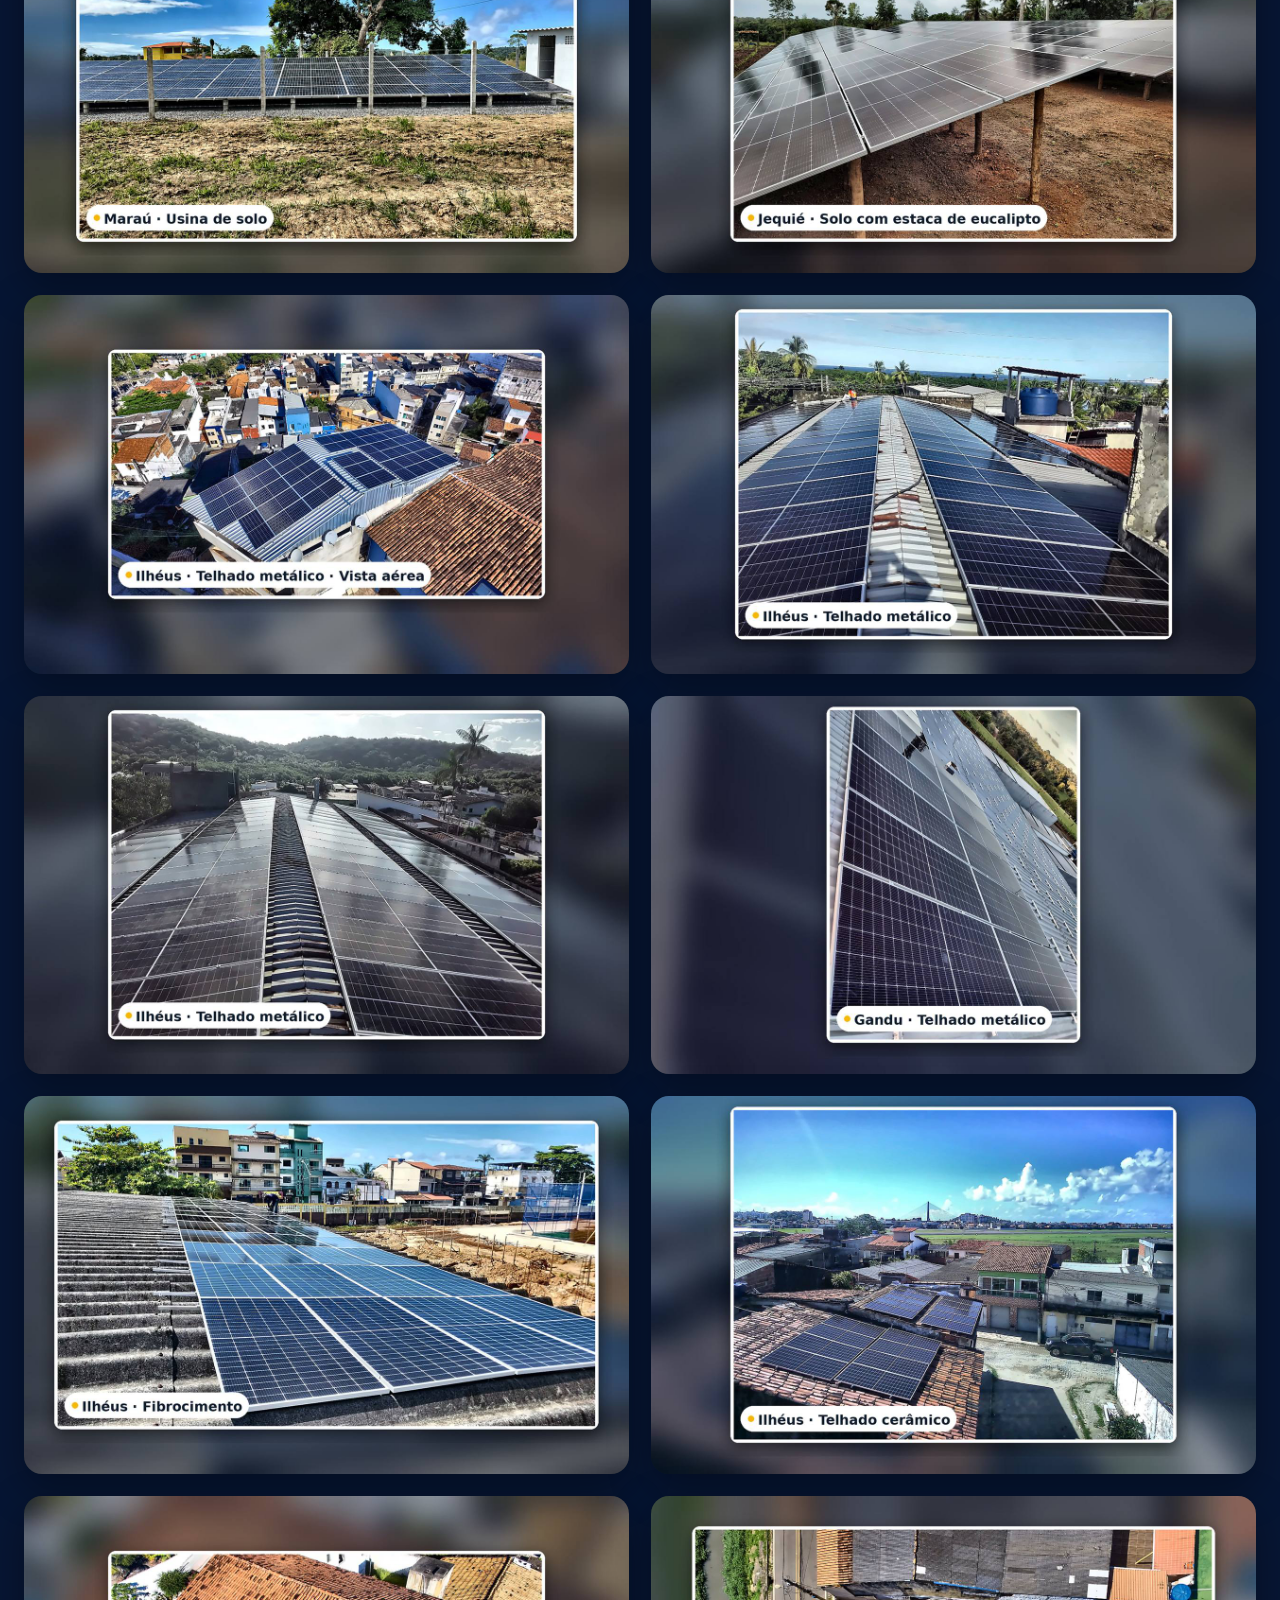
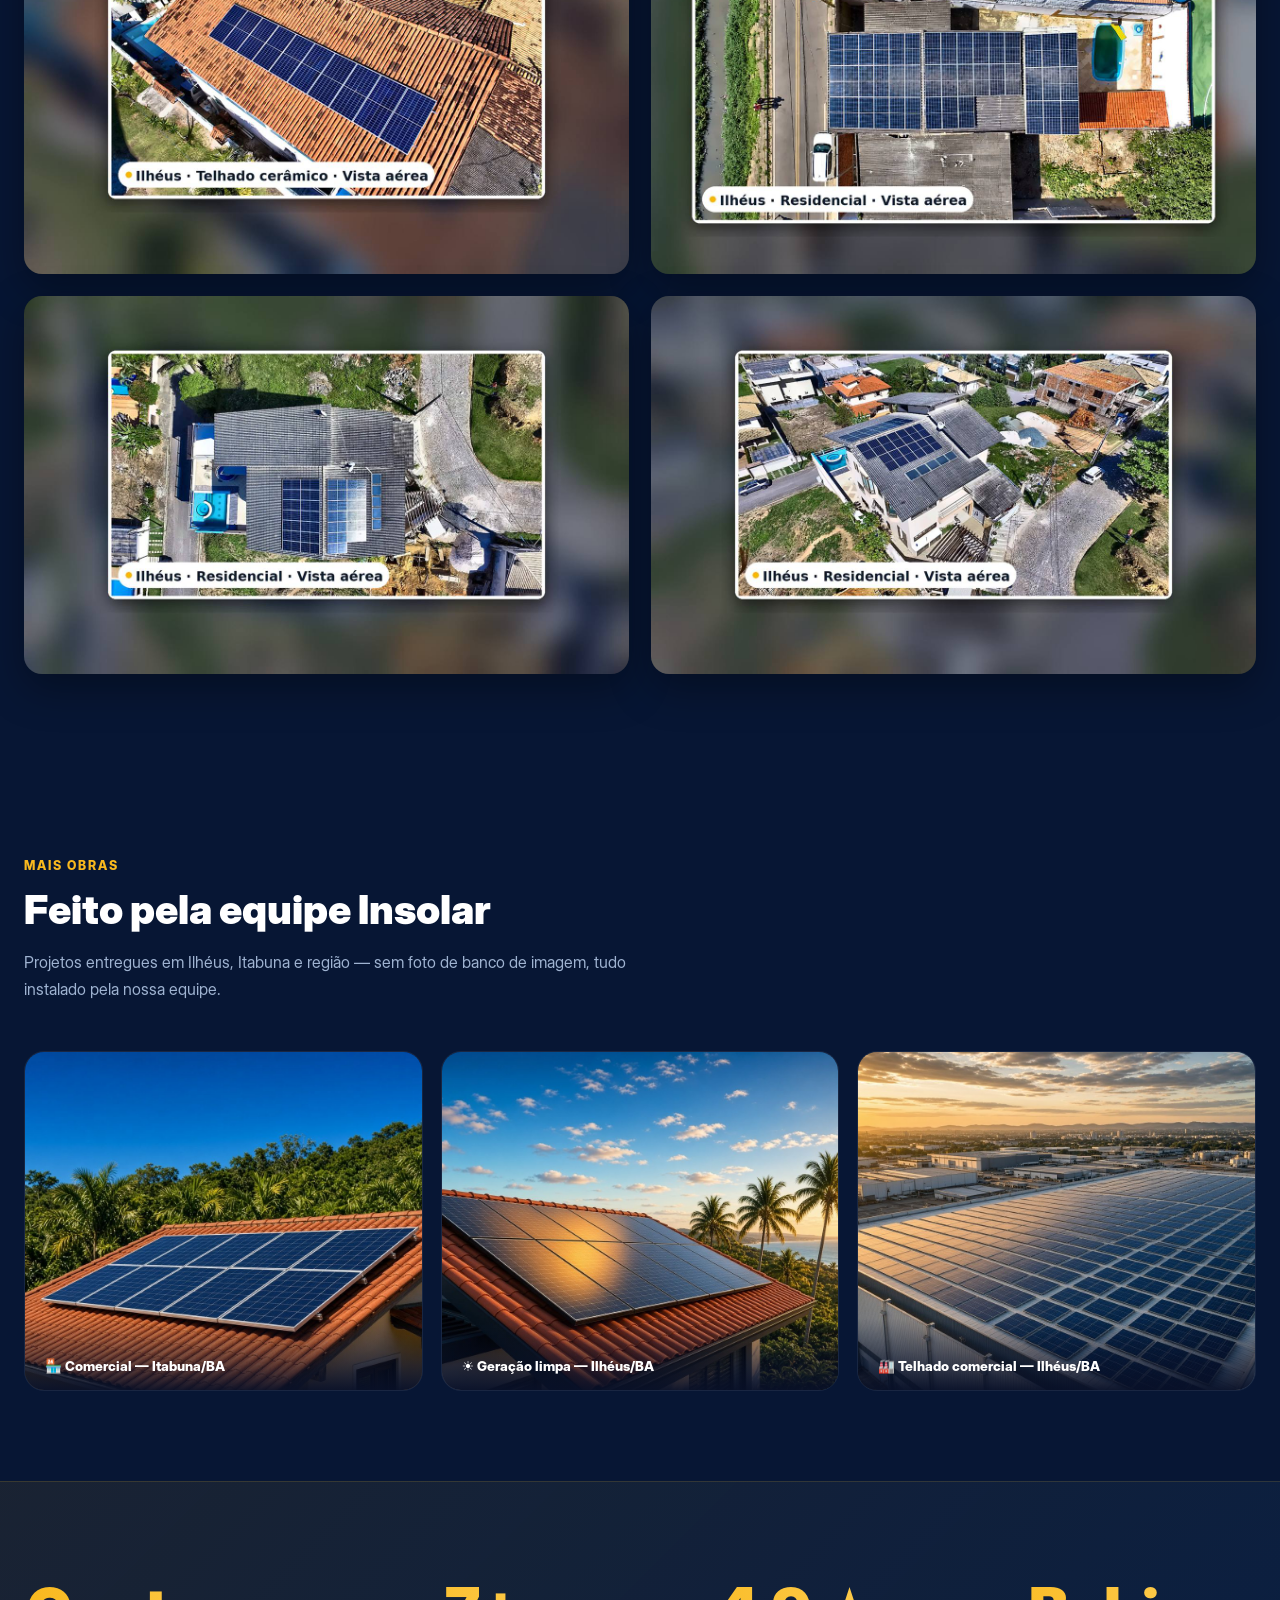
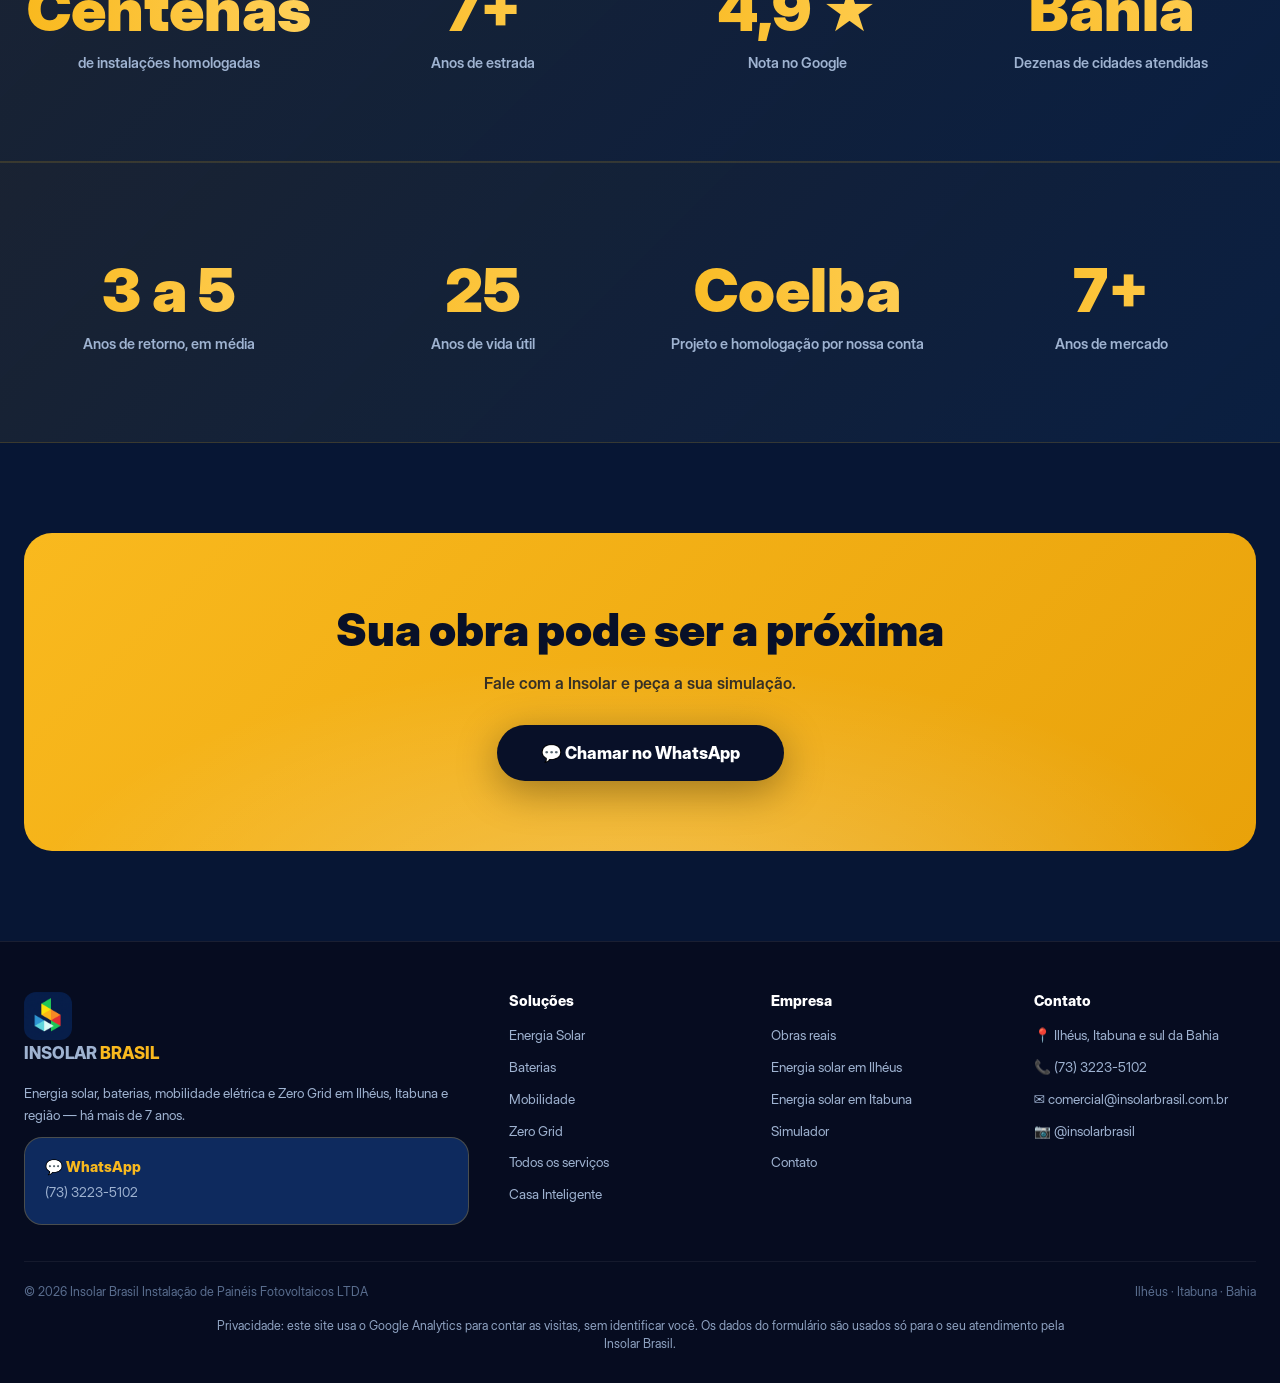
<file: obras.html>
<!DOCTYPE html>
<html lang="pt-BR">
<head>

<meta charset="UTF-8">
<meta name="viewport" content="width=device-width, initial-scale=1.0">
<title>Obras de Energia Solar em Ilhéus e na Bahia | Insolar</title>
<!-- BUSCAS -->
<meta name="description" content="Obras reais de energia solar instaladas e homologadas pela Insolar Brasil em Ilhéus, Itabuna e dezenas de cidades da Bahia.">
<link rel="canonical" href="https://insolarbrasil.com.br/obras.html">
<meta name="robots" content="index, follow">
<meta property="og:type" content="website">
<meta property="og:locale" content="pt_BR">
<meta property="og:site_name" content="Insolar Brasil">
<meta property="og:title" content="Obras de Energia Solar em Ilhéus e na Bahia | Insolar">
<meta property="og:description" content="Obras reais de energia solar instaladas e homologadas pela Insolar Brasil em Ilhéus, Itabuna e dezenas de cidades da Bahia.">
<meta property="og:url" content="https://insolarbrasil.com.br/obras.html">
<meta property="og:image" content="https://insolarbrasil.com.br/img/og/og-obras.jpg">
<meta property="og:image:width" content="1200">
<meta property="og:image:height" content="630">
<link rel="icon" href="img/logo-e194f5c9.png">
<script type="application/ld+json">{"@context": "https://schema.org", "@type": "WebPage", "name": "Obras de Energia Solar em Ilhéus e na Bahia | Insolar", "url": "https://insolarbrasil.com.br/obras.html", "description": "Obras reais de energia solar instaladas e homologadas pela Insolar Brasil em Ilhéus, Itabuna e dezenas de cidades da Bahia.", "publisher": {"@id": "https://insolarbrasil.com.br/#empresa"}}</script>
<!-- /BUSCAS -->

<style>
@font-face{font-family:'Inter';src:url(fontes/inter-display-400.woff) format('woff');font-weight:400;font-display:swap}
@font-face{font-family:'Inter';src:url(fontes/inter-display-600.woff) format('woff');font-weight:600;font-display:swap}
@font-face{font-family:'Inter';src:url(fontes/inter-display-800.woff) format('woff');font-weight:800;font-display:swap}
@font-face{font-family:'Inter';src:url(fontes/inter-display-900.woff) format('woff');font-weight:900;font-display:swap}


:root{--laranja:#F9B91E;--amarelo:#FFD05A;--azul-noite:#071634;--azul:#0E2A5E;--verde:#3CC86E;--vermelho:#FF5050;--superficie:#0E2A5E;--superficie2:#13366F;--suave:#9FB3D1}
*{margin:0;padding:0;box-sizing:border-box}
html{scroll-behavior:smooth}
body{font-family:'Inter',system-ui,sans-serif;background:var(--azul-noite);color:#fff;overflow-x:hidden}
img{max-width:100%;display:block}
/* TOPBAR */
.topbar{background:linear-gradient(90deg,#E9A20A,var(--laranja));color:#081028;font-size:.78rem;font-weight:700;padding:8px 24px;text-align:center}
/* HEADER */
header{position:sticky;top:0;z-index:100;background:rgba(8,16,40,.96);backdrop-filter:blur(12px);border-bottom:1px solid rgba(249,185,30,.15)}
.nav{max-width:1240px;margin:0 auto;display:flex;align-items:center;justify-content:space-between;padding:12px 24px;gap:16px}
.logo{display:flex;align-items:center;gap:12px;text-decoration:none;color:#fff}
.logo img{width:48px;height:48px;border-radius:12px;object-fit:cover}
.logo span{font-weight:800;font-size:1.05rem}.logo span b{color:var(--laranja)}
.menu{display:flex;gap:22px;list-style:none}
.menu a{color:var(--suave);text-decoration:none;font-size:.85rem;font-weight:600;transition:.2s}
.menu a:hover,.menu a.ativo{color:var(--laranja)}
.btn-wpp{background:var(--laranja);color:#081028!important;padding:11px 22px;border-radius:50px;font-weight:800;font-size:.85rem;text-decoration:none;box-shadow:0 4px 20px rgba(249,185,30,.4);transition:.2s;white-space:nowrap}
.btn-wpp:hover{transform:translateY(-2px)}
/* HERO */
.hero{position:relative;padding:90px 24px 100px;overflow:hidden}
.hero::before{content:'';position:absolute;inset:0;background:radial-gradient(ellipse 60% 50% at 80% 20%,rgba(249,185,30,.16),transparent),radial-gradient(ellipse 50% 60% at 10% 80%,rgba(27,79,138,.28),transparent)}
.hero-inner{max-width:1240px;margin:0 auto;display:grid;grid-template-columns:1.1fr .9fr;gap:56px;align-items:center;position:relative;z-index:2}
.badge{display:inline-flex;gap:8px;background:rgba(46,204,113,.12);border:1px solid rgba(46,204,113,.35);color:var(--verde);padding:8px 18px;border-radius:50px;font-size:.78rem;font-weight:700;margin-bottom:22px}
.hero-num{font-size:clamp(4.5rem,11vw,8.5rem);font-weight:900;line-height:.95;background:linear-gradient(90deg,var(--laranja),var(--amarelo),var(--laranja));-webkit-background-clip:text;background-clip:text;color:transparent;filter:drop-shadow(0 0 30px rgba(249,185,30,.35));animation:glow 3s ease-in-out infinite;margin-bottom:6px}
@keyframes glow{0%,100%{filter:drop-shadow(0 0 20px rgba(249,185,30,.25))}50%{filter:drop-shadow(0 0 45px rgba(249,185,30,.5))}}
.hero-num-lbl{font-size:clamp(1.2rem,2.6vw,1.8rem);font-weight:900;margin-bottom:16px}
.hero p.sub{color:var(--suave);font-size:1.05rem;line-height:1.7;margin-bottom:30px;max-width:540px}
.ctas{display:flex;gap:16px;flex-wrap:wrap}
.btn-primary{background:linear-gradient(135deg,var(--laranja),#F0AE14);color:#081028;padding:16px 34px;border-radius:50px;font-weight:800;font-size:.95rem;text-decoration:none;box-shadow:0 6px 30px rgba(249,185,30,.45);transition:.2s;display:inline-block}
.btn-primary:hover{transform:translateY(-3px)}
.btn-ghost{border:2px solid rgba(255,255,255,.25);color:#fff;padding:15px 32px;border-radius:50px;font-weight:700;font-size:.95rem;text-decoration:none;transition:.2s;display:inline-block}
.btn-ghost:hover{border-color:var(--laranja);color:var(--laranja)}
.hero-visual{position:relative}
.frame{border-radius:24px;overflow:hidden;box-shadow:0 30px 80px rgba(0,0,0,.6),0 0 60px rgba(249,185,30,.15);border:1px solid rgba(255,255,255,.08)}
.frame img{width:100%;height:480px;object-fit:cover}
.float-card{position:absolute;bottom:-24px;left:-28px;background:rgba(13,27,62,.95);border:1px solid rgba(249,185,30,.3);border-radius:18px;padding:16px 20px;box-shadow:0 20px 50px rgba(0,0,0,.5)}
.float-card .n{font-size:1.7rem;font-weight:900;color:var(--verde)}
.float-card .l{font-size:.72rem;color:var(--suave);font-weight:600}
/* SECOES */
section{padding:90px 24px}
.container{max-width:1240px;margin:0 auto}
.tag{display:inline-block;color:var(--laranja);font-weight:800;font-size:.78rem;letter-spacing:2px;text-transform:uppercase;margin-bottom:14px}
.h2{font-size:clamp(1.7rem,3.5vw,2.5rem);font-weight:900;margin-bottom:16px;line-height:1.15}
.sub{color:var(--suave);max-width:660px;line-height:1.7;margin-bottom:48px}
/* PILARES */
.pilares{background:linear-gradient(180deg,var(--azul-noite),#0A1530)}
.grid4{display:grid;grid-template-columns:repeat(4,1fr);gap:18px}
.pilar{background:var(--superficie);border:1px solid rgba(255,255,255,.07);border-radius:22px;padding:32px 26px;transition:.25s}
.pilar:hover{border-color:rgba(249,185,30,.4);transform:translateY(-4px)}
.pilar .ic{width:54px;height:54px;background:rgba(249,185,30,.12);border:1px solid rgba(249,185,30,.3);border-radius:16px;display:flex;align-items:center;justify-content:center;font-size:1.5rem;margin-bottom:18px}
.pilar h4{font-weight:800;margin-bottom:10px;font-size:1rem}
.pilar p{color:var(--suave);font-size:.85rem;line-height:1.6}
/* CARDS PRODUTO */
.grid3{display:grid;grid-template-columns:repeat(3,1fr);gap:20px}
.pcard{background:var(--superficie);border:1px solid rgba(255,255,255,.07);border-radius:22px;overflow:hidden;transition:.25s;display:flex;flex-direction:column}
.pcard:hover{transform:translateY(-6px);border-color:rgba(249,185,30,.45);box-shadow:0 20px 50px rgba(0,0,0,.5),0 0 40px rgba(249,185,30,.12)}
.pcard .pimg{height:220px;overflow:hidden}
.pcard .pimg img{width:100%;height:100%;object-fit:cover;transition:.5s}
.pcard:hover .pimg img{transform:scale(1.06)}
.pcard .pbody{padding:24px;flex:1;display:flex;flex-direction:column;gap:10px}
.pcard h3{font-size:1.15rem;font-weight:800}
.pcard p{color:var(--suave);font-size:.88rem;line-height:1.65;flex:1}
.blink{color:var(--laranja);font-weight:800;font-size:.88rem;text-decoration:none;display:inline-flex;gap:6px;margin-top:6px}
.blink:hover{gap:10px}
/* NUMEROS */
.numeros{background:linear-gradient(135deg,rgba(249,185,30,.08),rgba(27,79,138,.15));border-top:1px solid rgba(249,185,30,.15);border-bottom:1px solid rgba(249,185,30,.15)}
.grid4n{display:grid;grid-template-columns:repeat(4,1fr);gap:24px;text-align:center}
.num{font-size:clamp(2.4rem,5vw,3.8rem);font-weight:900;background:linear-gradient(90deg,var(--laranja),var(--amarelo));-webkit-background-clip:text;background-clip:text;color:transparent}
.lbl{color:var(--suave);font-weight:600;font-size:.9rem;margin-top:8px}
/* SIMULADOR */
.simulador{background:linear-gradient(135deg,rgba(249,185,30,.1),rgba(27,79,138,.2))}
.sim-box{max-width:760px;margin:0 auto;background:var(--superficie);border:1px solid rgba(249,185,30,.25);border-radius:28px;padding:48px 44px;box-shadow:0 30px 80px rgba(0,0,0,.5)}
.sim-box label{display:block;font-weight:800;margin-bottom:12px;font-size:1.05rem}
.sim-box input{width:100%;background:#081028;border:2px solid rgba(255,255,255,.15);border-radius:16px;padding:18px 22px;color:#fff;font-family:inherit;font-size:1.3rem;font-weight:800;margin-bottom:24px;outline:none}
.sim-box input:focus{border-color:var(--laranja)}
.btn-simular{width:100%;background:linear-gradient(135deg,var(--laranja),#F0AE14);color:#081028;border:0;padding:18px;border-radius:50px;font-weight:900;font-size:1.05rem;font-family:inherit;cursor:pointer;box-shadow:0 8px 30px rgba(249,185,30,.45)}
.sim-res{display:none;margin-top:28px;background:rgba(46,204,113,.08);border:1px solid rgba(46,204,113,.3);border-radius:20px;padding:28px}
.sim-res.show{display:block;animation:fadeUp .5s ease}
@keyframes fadeUp{from{opacity:0;transform:translateY(14px)}to{opacity:1;transform:none}}
.sim-grid{display:grid;grid-template-columns:repeat(3,1fr);gap:18px;text-align:center;margin-bottom:20px}
.sim-item .v{font-size:1.8rem;font-weight:900;color:var(--verde)}
.sim-item .l{font-size:.75rem;color:var(--suave);font-weight:600;margin-top:4px}
.sim-nota{font-size:.72rem;color:var(--suave);text-align:center;line-height:1.5}
.sim-cta{text-align:center;margin-top:18px}
/* GALERIA */
.galeria{display:grid;grid-template-columns:repeat(2,1fr);gap:18px}
.gitem{border-radius:20px;overflow:hidden;position:relative;height:340px;border:1px solid rgba(255,255,255,.07)}
.gitem img{width:100%;height:100%;object-fit:cover;transition:.5s}
.gitem:hover img{transform:scale(1.05)}
.gcap{position:absolute;bottom:0;left:0;right:0;background:linear-gradient(transparent,rgba(8,16,40,.95));padding:40px 20px 16px;font-size:.85rem;font-weight:700}
/* FAQ */
.faq{background:linear-gradient(180deg,var(--azul-noite),#0A1530)}
.faq-lista{max-width:820px;margin:0 auto;display:flex;flex-direction:column;gap:14px}
.faq-item{background:var(--superficie);border:1px solid rgba(255,255,255,.07);border-radius:18px;overflow:hidden}
.faq-q{width:100%;background:none;border:0;color:#fff;font-family:inherit;font-weight:800;font-size:1rem;padding:22px 26px;text-align:left;cursor:pointer;display:flex;justify-content:space-between;gap:16px}
.faq-q .seta{color:var(--laranja);font-size:1.2rem;transition:.3s}
.faq-item.open .seta{transform:rotate(45deg)}
.faq-r{max-height:0;overflow:hidden;transition:max-height .35s ease}
.faq-r p{color:var(--suave);font-size:.9rem;line-height:1.7;padding:0 26px 22px}
/* SOBRE */
.sobre-grid{display:grid;grid-template-columns:1fr 1fr;gap:50px;align-items:center}
.sobre-lista{list-style:none;display:flex;flex-direction:column;gap:16px;margin-top:26px}
.sobre-lista li{display:flex;gap:12px;color:var(--suave);font-size:.95rem;line-height:1.6}
.sobre-lista li b{color:#fff}
.mapa{border-radius:22px;overflow:hidden;border:1px solid rgba(255,255,255,.1);box-shadow:0 20px 60px rgba(0,0,0,.5)}
.mapa iframe{width:100%;height:380px;border:0}
/* CTA FINAL */
.cta-final{background:linear-gradient(135deg,#F9B91E,#E9A20A);border-radius:28px;padding:70px 50px;text-align:center;position:relative;overflow:hidden}
.cta-final::before{content:'';position:absolute;inset:0;background:radial-gradient(ellipse 50% 80% at 50% 120%,rgba(255,255,255,.25),transparent)}
.cta-final h2{font-size:clamp(1.8rem,4vw,2.8rem);font-weight:900;color:#081028;margin-bottom:16px;position:relative}
.cta-final p{color:rgba(8,16,40,.8);font-weight:600;margin-bottom:32px;position:relative}
.btn-dark{background:#081028;color:#fff;padding:18px 44px;border-radius:50px;font-weight:800;font-size:1.05rem;text-decoration:none;display:inline-block;box-shadow:0 10px 40px rgba(0,0,0,.35);transition:.2s;position:relative}
.btn-dark:hover{transform:translateY(-3px) scale(1.02)}
/* FOOTER */
footer{border-top:1px solid rgba(255,255,255,.08);padding:50px 24px 30px;background:#060C20}
.footer-grid{max-width:1240px;margin:0 auto;display:grid;grid-template-columns:2fr 1fr 1fr 1fr;gap:40px;margin-bottom:36px}
.footer-grid h5{font-weight:800;margin-bottom:16px;font-size:.9rem}
.footer-grid a,.footer-grid p{color:var(--suave);font-size:.85rem;text-decoration:none;display:block;margin-bottom:10px;line-height:1.6}
.footer-grid a:hover{color:var(--laranja)}
.footer-atend{background:var(--superficie);border:1px solid rgba(249,185,30,.25);border-radius:18px;padding:20px;margin-top:8px}
.footer-atend b{color:var(--laranja);display:block;margin-bottom:6px;font-size:.9rem}
.footer-bottom{max-width:1240px;margin:0 auto;border-top:1px solid rgba(255,255,255,.06);padding-top:22px;display:flex;justify-content:space-between;flex-wrap:wrap;gap:10px;color:#5A6E8F;font-size:.78rem}
/* WPP FLUTUANTE */
.wpp-float{position:fixed;bottom:26px;right:26px;z-index:200;width:62px;height:62px;background:#25D366;border-radius:50%;display:flex;align-items:center;justify-content:center;box-shadow:0 8px 30px rgba(37,211,102,.5);transition:.2s}
.wpp-float:hover{transform:scale(1.1)}
.wpp-float svg{width:34px;height:34px;fill:#fff}
/* RESPONSIVO */
@media(max-width:960px){.topbar{font-size:.66rem}.menu{display:none}.hero-inner{grid-template-columns:1fr;gap:44px}.frame img{height:340px}.grid4,.grid3{grid-template-columns:1fr 1fr}.grid4n{grid-template-columns:1fr 1fr;gap:36px}.galeria{grid-template-columns:1fr 1fr}.sobre-grid{grid-template-columns:1fr}.footer-grid{grid-template-columns:1fr 1fr}.sim-box{padding:34px 24px}.sim-grid{grid-template-columns:1fr;gap:14px}}
@media(max-width:560px){.grid4,.grid3{grid-template-columns:1fr}.galeria{grid-template-columns:1fr}.cta-final{padding:50px 24px}}

.promo-link{color:#F9B91E !important;font-weight:800}

/* MENU NO CELULAR E TABLET */
.btn-menu{display:none;white-space:nowrap;background:transparent;border:1px solid rgba(255,255,255,.3);color:#fff;border-radius:12px;padding:9px 12px;font-family:inherit;font-weight:800;font-size:.95rem;cursor:pointer;margin-left:8px}
@media(max-width:960px){.btn-menu{display:inline-block}
.nav.aberto .menu{display:flex !important;flex-direction:column;position:absolute;top:100%;left:0;right:0;background:#071634;padding:6px 24px 18px;gap:0;border-bottom:2px solid #F9B91E;box-shadow:0 20px 40px rgba(0,0,0,.5);z-index:60;list-style:none;margin:0}
.nav.aberto .menu li a{display:block;padding:14px 4px;border-bottom:1px solid rgba(255,255,255,.08);font-size:1.05rem}
}
@media(max-width:480px){.nav .logo span{display:none}.btn-wpp{padding:10px 14px !important;font-size:.85rem !important}.btn-menu{padding:9px 10px}}
.frame img.topo-obras{height:auto;object-fit:contain}
.hero-visual .float-card{bottom:-34px;top:auto;left:auto;right:-12px}
.obras-novas{display:grid;grid-template-columns:repeat(2,1fr);gap:22px;margin-top:34px}
.obra-card{margin:0;border-radius:18px;overflow:hidden;box-shadow:0 14px 40px rgba(0,0,0,.35);transition:transform .4s;background:#0d1b2a}
.obra-card:hover{transform:translateY(-4px)}
.obra-card img{width:100%;height:auto;display:block}
@media(max-width:760px){.obras-novas{grid-template-columns:1fr;gap:16px}}
.galeria3{grid-template-columns:repeat(3,1fr)}@media(max-width:960px){.galeria3{grid-template-columns:1fr}}
</style>
<!-- Medição de visitas (Google Analytics) -->
<script async src="https://www.googletagmanager.com/gtag/js?id=G-ZY5M0HH46K"></script>
<script>window.dataLayer=window.dataLayer||[];function gtag(){dataLayer.push(arguments);}gtag('js',new Date());gtag('config','G-ZY5M0HH46K');</script>
<link rel="stylesheet" href="insolar-extra.css">
</head>
<body>
<div class="topbar"><a data-fim="2026-11-30T23:59:59-03:00" href="/#promocoes" style="color:inherit;text-decoration:underline">🎁 BLACK NOVEMBRO INSOLAR</a> · WHATSAPP (73) 3223-5102 · CENTENAS DE INSTALAÇÕES HOMOLOGADAS NA BAHIA</div>
<header><nav class="nav">
  <a href="/" class="logo"><img src="img/logo-e194f5c9.png" alt="Logo"><span>INSOLAR <b>BRASIL</b></span></a>
  <ul class="menu">
    <li><a href="/">Início</a></li>
    <li><a href="energia-solar.html">Energia Solar</a></li>
    <li><a href="baterias.html">Baterias</a></li>
    <li><a href="mobilidade.html">Mobilidade</a></li>
    <li><a href="zero-grid.html">Zero Grid</a></li>
    <li><a href="servicos.html">Serviços</a></li>
    <li><a href="obras.html" class="ativo">Obras</a></li>
    <li data-fim="2026-11-30T23:59:59-03:00"><a href="/#promocoes" class="promo-link">🎁 Promoções</a></li>
    <li><a href="contato.html">Contato</a></li>
  </ul>
  <a class="btn-wpp" href="https://wa.me/557332235102?text=Ol%C3%A1!%20Quero%20um%20or%C3%A7amento%20de%20energia%20solar" target="_blank">💬 WhatsApp</a>
  <button class="btn-menu" aria-label="Abrir menu" aria-expanded="false">☰ Menu</button>
</nav></header>

<section class="hero">
  <div class="hero-inner">
    <div>
      <span class="badge">📷 Centenas de instalações · Dezenas de cidades</span>
      <h1 class="hero-h1">Obras de energia solar da Insolar na Bahia</h1>
      <div class="hero-num">7+</div>
      <div class="hero-num-lbl">anos de obras entregues na Bahia</div>
      <p class="sub">Cada obra desta página foi projetada, instalada e entregue pela equipe especializada da Insolar Brasil. <b style="color:#fff">Sem foto de banco de imagem — tudo real, na sua região.</b></p>
      <div class="ctas">
        <a class="btn-primary" href="https://wa.me/557332235102?text=Ol%C3%A1!%20Quero%20um%20or%C3%A7amento%20de%20energia%20solar" target="_blank">Quero meu orçamento</a>
        <a class="btn-ghost" href="index.html#simulador">⚡ Simular meu sistema</a>
      </div>
    </div>
    <div class="hero-visual">
      <div class="frame"><img class="topo-obras" src="img/obras-reais/topo-obras-salvador-robo.jpg" width="2000" height="1125" alt="Usina solar de solo em Salvador/BA instalada pela Insolar Brasil"></div>
      <div class="float-card"><div class="n">Dezenas</div><div class="l">de cidades atendidas</div></div>
    </div>
  </div>
</section>

<section class="faixa-confianca" aria-label="Por que confiar na Insolar Brasil">
  <ul class="fc-lista">
    <li><a href="https://search.google.com/local/reviews?placeid=ChIJbVTzzjWhOQcRcDC-6sE3xgE" target="_blank" rel="noopener"><span class="fc-estrelas">★★★★★</span><span><b>Nota 4,9</b> no Google</span></a></li>
    <li><a href="https://search.google.com/local/reviews?placeid=ChIJbVTzzjWhOQcRcDC-6sE3xgE" target="_blank" rel="noopener"><span><b>49</b> avaliações de clientes</span></a></li>
    <li><span><b>Mais de 7 anos</b> de mercado</span></li>
    <li><span><b>Centenas</b> de instalações homologadas</span></li>
  </ul>
</section>


<section>
  <div class="container">
    <span class="tag">Obras reais</span>
    <h2 class="h2">Obras de grande porte na Bahia</h2>
    <p class="sub">Usinas de solo, telhados metálicos, cerâmicos e de fibrocimento em Salvador, Ilhéus, Gandu, Jequié e Maraú — tudo projetado e instalado pela equipe Insolar.</p>
    <div class="obras-novas"><figure class="obra-card"><img src="img/obras-reais/obra-salvador-telhado-metalico.jpg" alt="Usina solar em telhado metálico de grande porte em Salvador/BA" width="1600" height="1000" loading="lazy"></figure><figure class="obra-card"><img src="img/obras-reais/obra-gandu-telhado-metalico.jpg" alt="Usina solar em telhado metálico em Gandu/BA" width="1600" height="1000" loading="lazy"></figure><figure class="obra-card"><img src="img/obras-reais/obra-marau-usina-solo.jpg" alt="Usina solar de solo em Maraú/BA" width="1600" height="1000" loading="lazy"></figure><figure class="obra-card"><img src="img/obras-reais/obra-jequie-solo-eucalipto.jpg" alt="Usina solar de solo com estaca de eucalipto em Jequié/BA" width="1600" height="1000" loading="lazy"></figure><figure class="obra-card"><img src="img/obras-reais/obra-ilheus-metalico-aerea.jpg" alt="Vista aérea de usina solar em telhado metálico em Ilhéus/BA" width="1600" height="1000" loading="lazy"></figure><figure class="obra-card"><img src="img/obras-reais/obra-ilheus-metalico-mar.jpg" alt="Usina solar em telhado metálico em Ilhéus/BA" width="1600" height="1000" loading="lazy"></figure><figure class="obra-card"><img src="img/obras-reais/obra-ilheus-metalico-serra.jpg" alt="Usina solar em telhado metálico em Ilhéus/BA" width="1600" height="1000" loading="lazy"></figure><figure class="obra-card"><img src="img/obras-reais/obra-gandu-metalico-2.jpg" alt="Painéis solares em telhado metálico em Gandu/BA" width="1600" height="1000" loading="lazy"></figure><figure class="obra-card"><img src="img/obras-reais/obra-ilheus-fibrocimento.jpg" alt="Usina solar em telhado de fibrocimento em Ilhéus/BA" width="1600" height="1000" loading="lazy"></figure><figure class="obra-card"><img src="img/obras-reais/obra-ilheus-ceramica-aeroporto.jpg" alt="Painéis solares em telhado cerâmico em Ilhéus/BA" width="1600" height="1000" loading="lazy"></figure><figure class="obra-card"><img src="img/obras-reais/obra-ilheus-ceramica-aerea.jpg" alt="Vista aérea de painéis solares em telhado cerâmico em Ilhéus/BA" width="1600" height="1000" loading="lazy"></figure><figure class="obra-card"><img src="img/obras-reais/obra-ilheus-residencial-aerea.jpg" alt="Vista aérea de residência com energia solar em Ilhéus/BA" width="1600" height="1000" loading="lazy"></figure><figure class="obra-card"><img src="img/obras-reais/obra-ilheus-residencial-aerea-2.jpg" alt="Vista aérea de residência com energia solar em Ilhéus/BA" width="1600" height="1000" loading="lazy"></figure><figure class="obra-card"><img src="img/obras-reais/obra-ilheus-residencial-aerea-3.jpg" alt="Vista aérea de residência com energia solar em Ilhéus/BA" width="1600" height="1000" loading="lazy"></figure></div>
  </div>
</section>

<section>
  <div class="container">
    <span class="tag">Mais obras</span>
    <h2 class="h2">Feito pela equipe Insolar</h2>
    <p class="sub">Projetos entregues em Ilhéus, Itabuna e região — sem foto de banco de imagem, tudo instalado pela nossa equipe.</p>
    <div class="galeria galeria3">
      <div class="gitem"><img src="img/foto-c98e4fd1.jpg" alt="Obra comercial"><div class="gcap">🏪 Comercial — Itabuna/BA</div></div>
      <div class="gitem"><img src="img/foto-12bb12c3.jpg" alt="Obra residencial com vista"><div class="gcap">☀️ Geração limpa — Ilhéus/BA</div></div>
      <div class="gitem"><img src="img/foto-878e8f60.jpg" alt="Usina em telhado comercial"><div class="gcap">🏭 Telhado comercial — Ilhéus/BA</div></div>
    </div>
  </div>
</section>

<section class="numeros">
  <div class="container"><div class="grid4n">
    <div><div class="num">Centenas</div><div class="lbl">de instalações homologadas</div></div>
    <div><div class="num">7+</div><div class="lbl">Anos de estrada</div></div>
    <div><div class="num">4,9 ★</div><div class="lbl">Nota no Google</div></div>
    <div><div class="num">Bahia</div><div class="lbl">Dezenas de cidades atendidas</div></div>
  </div></div>
</section>

<section class="numeros">
  <div class="container"><div class="grid4n">
    <div><div class="num">3 a 5</div><div class="lbl">Anos de retorno, em média</div></div>
    <div><div class="num">25</div><div class="lbl">Anos de vida útil</div></div>
    <div><div class="num">Coelba</div><div class="lbl">Projeto e homologação por nossa conta</div></div>
    <div><div class="num">7+</div><div class="lbl">Anos de mercado</div></div>
  </div></div>
</section>

<section>
  <div class="container">
    <div class="cta-final">
      <h2>Sua obra pode ser a próxima</h2>
      <p>Fale com a Insolar e peça a sua simulação.</p>
      <a class="btn-dark" href="https://wa.me/557332235102?text=Ol%C3%A1!%20Vi%20as%20obras%20do%20site%20e%20quero%20or%C3%A7amento" target="_blank">💬 Chamar no WhatsApp</a>
    </div>
  </div>
</section>

<footer>
  <div class="footer-grid">
    <div>
      <a href="/" class="logo" style="margin-bottom:16px"><img src="img/logo-e194f5c9.png" alt="Logo"><span>INSOLAR <b>BRASIL</b></span></a>
      <p>Energia solar, baterias, mobilidade elétrica e Zero Grid em Ilhéus, Itabuna e região — há mais de 7 anos.</p>
      <div class="footer-atend"><b>💬 WhatsApp</b><p style="margin:0">(73) 3223-5102</p></div>
    </div>
    <div>
      <h5>Soluções</h5>
      <a href="energia-solar.html">Energia Solar</a>
      <a href="baterias.html">Baterias</a>
      <a href="mobilidade.html">Mobilidade</a>
      <a href="zero-grid.html">Zero Grid</a>
      <a href="servicos.html">Todos os serviços</a>
      <a href="casa-inteligente.html">Casa Inteligente</a>
    </div>
    <div>
      <h5>Empresa</h5>
      <a href="obras.html">Obras reais</a>
      <a href="energia-solar-ilheus.html">Energia solar em Ilhéus</a>
      <a href="energia-solar-itabuna.html">Energia solar em Itabuna</a>
      <a href="index.html#simulador">Simulador</a>
      <a href="contato.html">Contato</a>
    </div>
    <div>
      <h5>Contato</h5>
      <p>📍 Ilhéus, Itabuna e sul da Bahia</p>
      <p>📞 (73) 3223-5102</p>
      <p>✉️ comercial@insolarbrasil.com.br</p>
      <a href="https://instagram.com/insolarbrasil" target="_blank">📷 @insolarbrasil</a>
    </div>
  </div>
  <div class="footer-bottom"><span>© 2026 Insolar Brasil Instalação de Painéis Fotovoltaicos LTDA</span><span>Ilhéus · Itabuna · Bahia</span></div>
<p class="aviso-privacidade">Privacidade: este site usa o Google Analytics para contar as visitas, sem identificar você. Os dados do formulário são usados só para o seu atendimento pela Insolar Brasil.</p>
</footer>

<a class="wpp-float" href="https://wa.me/557332235102?text=Ol%C3%A1!%20Vim%20da%20p%C3%A1gina%20de%20Energia%20Solar" target="_blank" aria-label="WhatsApp">
  <svg viewBox="0 0 32 32"><path d="M16 2.7C8.7 2.7 2.7 8.7 2.7 16c0 2.3.6 4.6 1.8 6.6L2.7 29.3l6.9-1.8c1.9 1 4.1 1.6 6.4 1.6 7.3 0 13.3-6 13.3-13.3S23.3 2.7 16 2.7zm0 24.2c-2 0-4-.5-5.7-1.5l-.4-.2-4.1 1.1 1.1-4-.3-.4c-1.1-1.8-1.7-3.8-1.7-5.9 0-6.1 5-11.1 11.1-11.1s11.1 5 11.1 11.1-5 11-11.1 11zm6.1-8.3c-.3-.2-2-1-2.3-1.1-.3-.1-.5-.2-.8.2-.2.3-.9 1.1-1.1 1.3-.2.2-.4.2-.7.1-.3-.2-1.4-.5-2.6-1.6-1-.9-1.6-2-1.8-2.3-.2-.3 0-.5.1-.7l.5-.6c.2-.2.2-.4.3-.6.1-.2 0-.4 0-.6-.1-.2-.8-1.9-1.1-2.6-.3-.7-.6-.6-.8-.6h-.7c-.2 0-.6.1-.9.4-.3.3-1.2 1.2-1.2 2.9s1.2 3.4 1.4 3.6c.2.2 2.5 3.8 6 5.3.8.4 1.5.6 2 .7.8.3 1.6.2 2.2.1.7-.1 2-.8 2.3-1.6.3-.8.3-1.5.2-1.6-.1-.2-.3-.3-.6-.4z"/></svg>
</a>
<script>(function(){var a=new Date();document.querySelectorAll('[data-fim]').forEach(function(e){if(a>new Date(e.getAttribute('data-fim')))e.remove();});})();</script>
<script>(function(){var b=document.querySelector('.btn-menu'),n=document.querySelector('.nav');if(!b||!n)return;b.addEventListener('click',function(){var a=n.classList.toggle('aberto');b.setAttribute('aria-expanded',a);b.textContent=a?'✕ Fechar':'☰ Menu';});n.querySelectorAll('.menu a').forEach(function(l){l.addEventListener('click',function(){n.classList.remove('aberto');b.textContent='☰ Menu';});});})();</script>
<script src="site.js" defer></script>
</body>
</html>
</file>
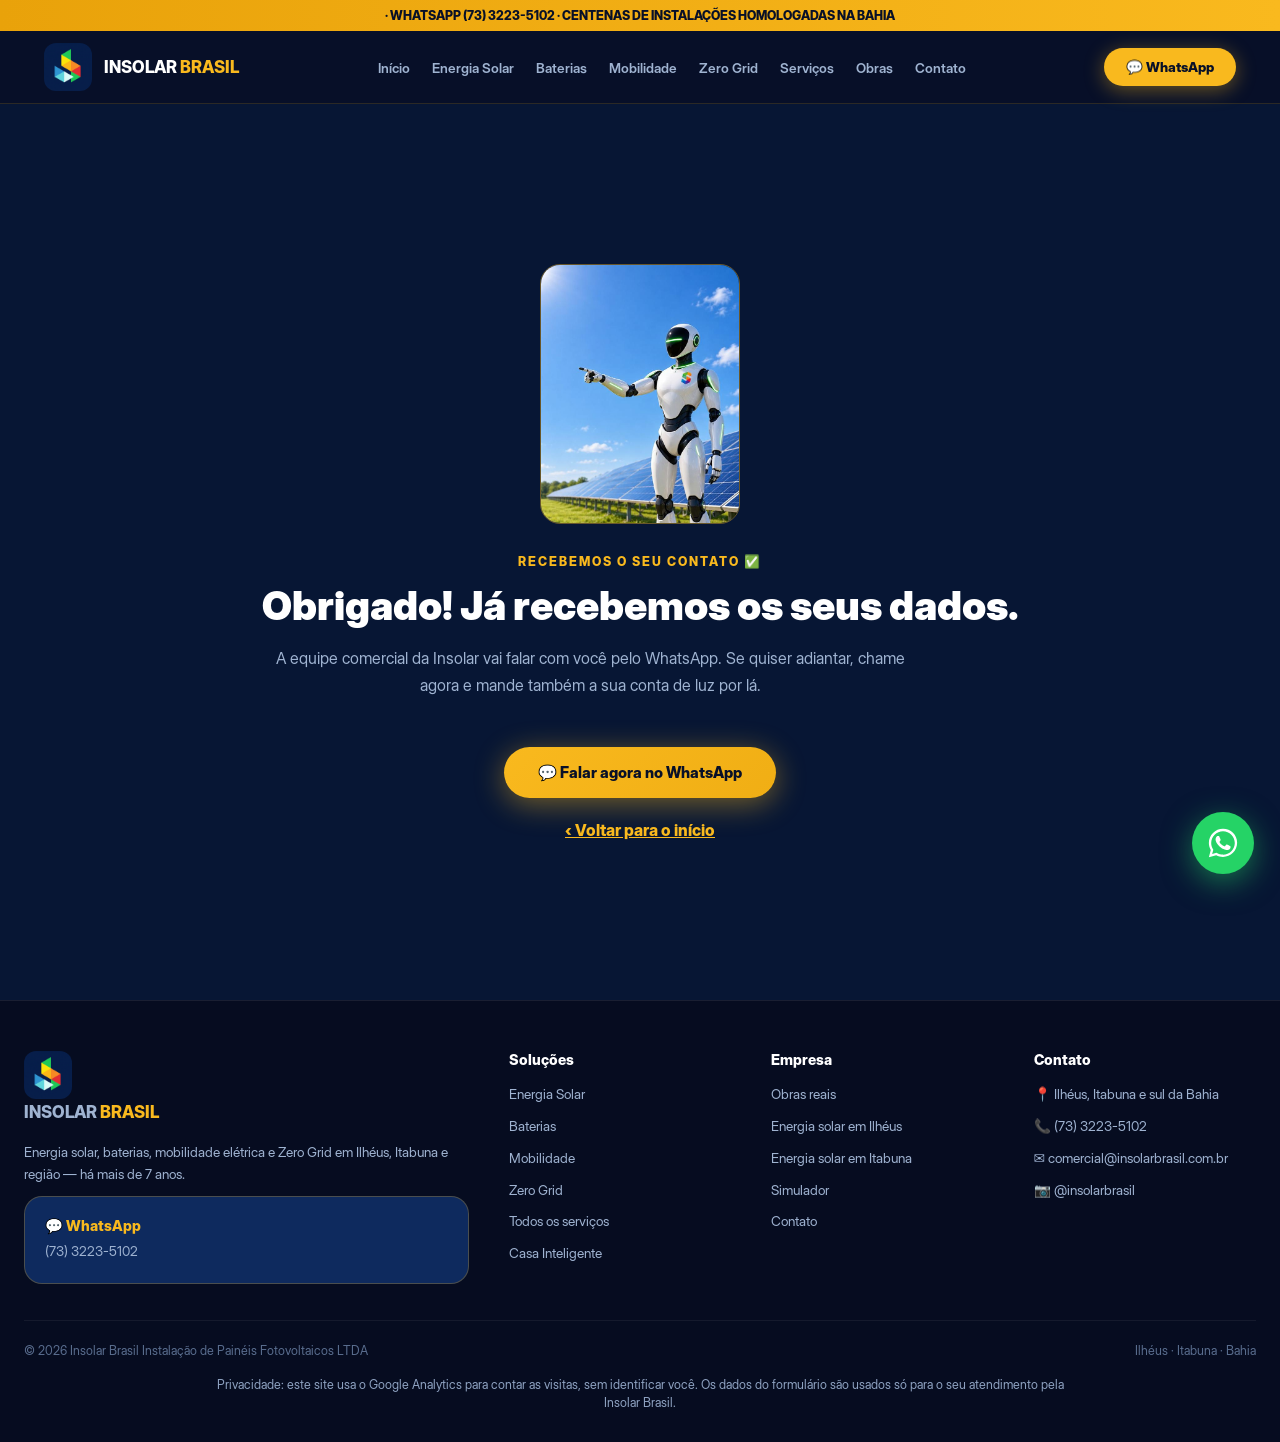
<file: obrigado.html>
<!DOCTYPE html>
<html lang="pt-BR">
<head>

<meta charset="UTF-8">
<meta name="viewport" content="width=device-width, initial-scale=1.0">
<title>Obrigado — Insolar Brasil | WhatsApp (73) 3223-5102</title>
<meta name="robots" content="noindex">
<meta name="description" content="Obrigado por falar com a Insolar Brasil. Energia solar em Ilhéus, Itabuna e sul da Bahia. WhatsApp (73) 3223-5102.">
<style>
@font-face{font-family:'Inter';src:url(fontes/inter-display-400.woff) format('woff');font-weight:400;font-display:swap}
@font-face{font-family:'Inter';src:url(fontes/inter-display-600.woff) format('woff');font-weight:600;font-display:swap}
@font-face{font-family:'Inter';src:url(fontes/inter-display-800.woff) format('woff');font-weight:800;font-display:swap}
@font-face{font-family:'Inter';src:url(fontes/inter-display-900.woff) format('woff');font-weight:900;font-display:swap}


:root{--laranja:#F9B91E;--amarelo:#FFD05A;--azul-noite:#071634;--azul:#0E2A5E;--verde:#3CC86E;--vermelho:#FF5050;--superficie:#0E2A5E;--superficie2:#13366F;--suave:#9FB3D1}
*{margin:0;padding:0;box-sizing:border-box}
html{scroll-behavior:smooth}
body{font-family:'Inter',system-ui,sans-serif;background:var(--azul-noite);color:#fff;overflow-x:hidden}
img{max-width:100%;display:block}
/* TOPBAR */
.topbar{background:linear-gradient(90deg,#E9A20A,var(--laranja));color:#081028;font-size:.78rem;font-weight:700;padding:8px 24px;text-align:center}
/* HEADER */
header{position:sticky;top:0;z-index:100;background:rgba(8,16,40,.96);backdrop-filter:blur(12px);border-bottom:1px solid rgba(249,185,30,.15)}
.nav{max-width:1240px;margin:0 auto;display:flex;align-items:center;justify-content:space-between;padding:12px 24px;gap:16px}
.logo{display:flex;align-items:center;gap:12px;text-decoration:none;color:#fff}
.logo img{width:48px;height:48px;border-radius:12px;object-fit:cover}
.logo span{font-weight:800;font-size:1.05rem}.logo span b{color:var(--laranja)}
.menu{display:flex;gap:22px;list-style:none}
.menu a{color:var(--suave);text-decoration:none;font-size:.85rem;font-weight:600;transition:.2s}
.menu a:hover,.menu a.ativo{color:var(--laranja)}
.btn-wpp{background:var(--laranja);color:#081028!important;padding:11px 22px;border-radius:50px;font-weight:800;font-size:.85rem;text-decoration:none;box-shadow:0 4px 20px rgba(249,185,30,.4);transition:.2s;white-space:nowrap}
.btn-wpp:hover{transform:translateY(-2px)}
/* HERO */
.hero{position:relative;padding:90px 24px 100px;overflow:hidden}
.hero::before{content:'';position:absolute;inset:0;background:radial-gradient(ellipse 60% 50% at 80% 20%,rgba(249,185,30,.16),transparent),radial-gradient(ellipse 50% 60% at 10% 80%,rgba(27,79,138,.28),transparent)}
.hero-inner{max-width:1240px;margin:0 auto;display:grid;grid-template-columns:1.1fr .9fr;gap:56px;align-items:center;position:relative;z-index:2}
.badge{display:inline-flex;gap:8px;background:rgba(46,204,113,.12);border:1px solid rgba(46,204,113,.35);color:var(--verde);padding:8px 18px;border-radius:50px;font-size:.78rem;font-weight:700;margin-bottom:22px}
.hero-num{font-size:clamp(4.5rem,11vw,8.5rem);font-weight:900;line-height:.95;background:linear-gradient(90deg,var(--laranja),var(--amarelo),var(--laranja));-webkit-background-clip:text;background-clip:text;color:transparent;filter:drop-shadow(0 0 30px rgba(249,185,30,.35));animation:glow 3s ease-in-out infinite;margin-bottom:6px}
@keyframes glow{0%,100%{filter:drop-shadow(0 0 20px rgba(249,185,30,.25))}50%{filter:drop-shadow(0 0 45px rgba(249,185,30,.5))}}
.hero-num-lbl{font-size:clamp(1.2rem,2.6vw,1.8rem);font-weight:900;margin-bottom:16px}
.hero p.sub{color:var(--suave);font-size:1.05rem;line-height:1.7;margin-bottom:30px;max-width:540px}
.ctas{display:flex;gap:16px;flex-wrap:wrap}
.btn-primary{background:linear-gradient(135deg,var(--laranja),#F0AE14);color:#081028;padding:16px 34px;border-radius:50px;font-weight:800;font-size:.95rem;text-decoration:none;box-shadow:0 6px 30px rgba(249,185,30,.45);transition:.2s;display:inline-block}
.btn-primary:hover{transform:translateY(-3px)}
.btn-ghost{border:2px solid rgba(255,255,255,.25);color:#fff;padding:15px 32px;border-radius:50px;font-weight:700;font-size:.95rem;text-decoration:none;transition:.2s;display:inline-block}
.btn-ghost:hover{border-color:var(--laranja);color:var(--laranja)}
.hero-visual{position:relative}
.frame{border-radius:24px;overflow:hidden;box-shadow:0 30px 80px rgba(0,0,0,.6),0 0 60px rgba(249,185,30,.15);border:1px solid rgba(255,255,255,.08)}
.frame img{width:100%;height:480px;object-fit:cover}
.float-card{position:absolute;bottom:-24px;left:-28px;background:rgba(13,27,62,.95);border:1px solid rgba(249,185,30,.3);border-radius:18px;padding:16px 20px;box-shadow:0 20px 50px rgba(0,0,0,.5)}
.float-card .n{font-size:1.7rem;font-weight:900;color:var(--verde)}
.float-card .l{font-size:.72rem;color:var(--suave);font-weight:600}
/* SECOES */
section{padding:90px 24px}
.container{max-width:1240px;margin:0 auto}
.tag{display:inline-block;color:var(--laranja);font-weight:800;font-size:.78rem;letter-spacing:2px;text-transform:uppercase;margin-bottom:14px}
.h2{font-size:clamp(1.7rem,3.5vw,2.5rem);font-weight:900;margin-bottom:16px;line-height:1.15}
.sub{color:var(--suave);max-width:660px;line-height:1.7;margin-bottom:48px}
/* PILARES */
.pilares{background:linear-gradient(180deg,var(--azul-noite),#0A1530)}
.grid4{display:grid;grid-template-columns:repeat(4,1fr);gap:18px}
.pilar{background:var(--superficie);border:1px solid rgba(255,255,255,.07);border-radius:22px;padding:32px 26px;transition:.25s}
.pilar:hover{border-color:rgba(249,185,30,.4);transform:translateY(-4px)}
.pilar .ic{width:54px;height:54px;background:rgba(249,185,30,.12);border:1px solid rgba(249,185,30,.3);border-radius:16px;display:flex;align-items:center;justify-content:center;font-size:1.5rem;margin-bottom:18px}
.pilar h4{font-weight:800;margin-bottom:10px;font-size:1rem}
.pilar p{color:var(--suave);font-size:.85rem;line-height:1.6}
/* CARDS PRODUTO */
.grid3{display:grid;grid-template-columns:repeat(3,1fr);gap:20px}
.pcard{background:var(--superficie);border:1px solid rgba(255,255,255,.07);border-radius:22px;overflow:hidden;transition:.25s;display:flex;flex-direction:column}
.pcard:hover{transform:translateY(-6px);border-color:rgba(249,185,30,.45);box-shadow:0 20px 50px rgba(0,0,0,.5),0 0 40px rgba(249,185,30,.12)}
.pcard .pimg{height:220px;overflow:hidden}
.pcard .pimg img{width:100%;height:100%;object-fit:cover;transition:.5s}
.pcard:hover .pimg img{transform:scale(1.06)}
.pcard .pbody{padding:24px;flex:1;display:flex;flex-direction:column;gap:10px}
.pcard h3{font-size:1.15rem;font-weight:800}
.pcard p{color:var(--suave);font-size:.88rem;line-height:1.65;flex:1}
.blink{color:var(--laranja);font-weight:800;font-size:.88rem;text-decoration:none;display:inline-flex;gap:6px;margin-top:6px}
.blink:hover{gap:10px}
/* NUMEROS */
.numeros{background:linear-gradient(135deg,rgba(249,185,30,.08),rgba(27,79,138,.15));border-top:1px solid rgba(249,185,30,.15);border-bottom:1px solid rgba(249,185,30,.15)}
.grid4n{display:grid;grid-template-columns:repeat(4,1fr);gap:24px;text-align:center}
.num{font-size:clamp(2.4rem,5vw,3.8rem);font-weight:900;background:linear-gradient(90deg,var(--laranja),var(--amarelo));-webkit-background-clip:text;background-clip:text;color:transparent}
.lbl{color:var(--suave);font-weight:600;font-size:.9rem;margin-top:8px}
/* SIMULADOR */
.simulador{background:linear-gradient(135deg,rgba(249,185,30,.1),rgba(27,79,138,.2))}
.sim-box{max-width:760px;margin:0 auto;background:var(--superficie);border:1px solid rgba(249,185,30,.25);border-radius:28px;padding:48px 44px;box-shadow:0 30px 80px rgba(0,0,0,.5)}
.sim-box label{display:block;font-weight:800;margin-bottom:12px;font-size:1.05rem}
.sim-box input{width:100%;background:#081028;border:2px solid rgba(255,255,255,.15);border-radius:16px;padding:18px 22px;color:#fff;font-family:inherit;font-size:1.3rem;font-weight:800;margin-bottom:24px;outline:none}
.sim-box input:focus{border-color:var(--laranja)}
.btn-simular{width:100%;background:linear-gradient(135deg,var(--laranja),#F0AE14);color:#081028;border:0;padding:18px;border-radius:50px;font-weight:900;font-size:1.05rem;font-family:inherit;cursor:pointer;box-shadow:0 8px 30px rgba(249,185,30,.45)}
.sim-res{display:none;margin-top:28px;background:rgba(46,204,113,.08);border:1px solid rgba(46,204,113,.3);border-radius:20px;padding:28px}
.sim-res.show{display:block;animation:fadeUp .5s ease}
@keyframes fadeUp{from{opacity:0;transform:translateY(14px)}to{opacity:1;transform:none}}
.sim-grid{display:grid;grid-template-columns:repeat(3,1fr);gap:18px;text-align:center;margin-bottom:20px}
.sim-item .v{font-size:1.8rem;font-weight:900;color:var(--verde)}
.sim-item .l{font-size:.75rem;color:var(--suave);font-weight:600;margin-top:4px}
.sim-nota{font-size:.72rem;color:var(--suave);text-align:center;line-height:1.5}
.sim-cta{text-align:center;margin-top:18px}
/* GALERIA */
.galeria{display:grid;grid-template-columns:repeat(2,1fr);gap:18px}
.gitem{border-radius:20px;overflow:hidden;position:relative;height:340px;border:1px solid rgba(255,255,255,.07)}
.gitem img{width:100%;height:100%;object-fit:cover;transition:.5s}
.gitem:hover img{transform:scale(1.05)}
.gcap{position:absolute;bottom:0;left:0;right:0;background:linear-gradient(transparent,rgba(8,16,40,.95));padding:40px 20px 16px;font-size:.85rem;font-weight:700}
/* FAQ */
.faq{background:linear-gradient(180deg,var(--azul-noite),#0A1530)}
.faq-lista{max-width:820px;margin:0 auto;display:flex;flex-direction:column;gap:14px}
.faq-item{background:var(--superficie);border:1px solid rgba(255,255,255,.07);border-radius:18px;overflow:hidden}
.faq-q{width:100%;background:none;border:0;color:#fff;font-family:inherit;font-weight:800;font-size:1rem;padding:22px 26px;text-align:left;cursor:pointer;display:flex;justify-content:space-between;gap:16px}
.faq-q .seta{color:var(--laranja);font-size:1.2rem;transition:.3s}
.faq-item.open .seta{transform:rotate(45deg)}
.faq-r{max-height:0;overflow:hidden;transition:max-height .35s ease}
.faq-r p{color:var(--suave);font-size:.9rem;line-height:1.7;padding:0 26px 22px}
/* SOBRE */
.sobre-grid{display:grid;grid-template-columns:1fr 1fr;gap:50px;align-items:center}
.sobre-lista{list-style:none;display:flex;flex-direction:column;gap:16px;margin-top:26px}
.sobre-lista li{display:flex;gap:12px;color:var(--suave);font-size:.95rem;line-height:1.6}
.sobre-lista li b{color:#fff}
.mapa{border-radius:22px;overflow:hidden;border:1px solid rgba(255,255,255,.1);box-shadow:0 20px 60px rgba(0,0,0,.5)}
.mapa iframe{width:100%;height:380px;border:0}
/* CTA FINAL */
.cta-final{background:linear-gradient(135deg,#F9B91E,#E9A20A);border-radius:28px;padding:70px 50px;text-align:center;position:relative;overflow:hidden}
.cta-final::before{content:'';position:absolute;inset:0;background:radial-gradient(ellipse 50% 80% at 50% 120%,rgba(255,255,255,.25),transparent)}
.cta-final h2{font-size:clamp(1.8rem,4vw,2.8rem);font-weight:900;color:#081028;margin-bottom:16px;position:relative}
.cta-final p{color:rgba(8,16,40,.8);font-weight:600;margin-bottom:32px;position:relative}
.btn-dark{background:#081028;color:#fff;padding:18px 44px;border-radius:50px;font-weight:800;font-size:1.05rem;text-decoration:none;display:inline-block;box-shadow:0 10px 40px rgba(0,0,0,.35);transition:.2s;position:relative}
.btn-dark:hover{transform:translateY(-3px) scale(1.02)}
/* FOOTER */
footer{border-top:1px solid rgba(255,255,255,.08);padding:50px 24px 30px;background:#060C20}
.footer-grid{max-width:1240px;margin:0 auto;display:grid;grid-template-columns:2fr 1fr 1fr 1fr;gap:40px;margin-bottom:36px}
.footer-grid h5{font-weight:800;margin-bottom:16px;font-size:.9rem}
.footer-grid a,.footer-grid p{color:var(--suave);font-size:.85rem;text-decoration:none;display:block;margin-bottom:10px;line-height:1.6}
.footer-grid a:hover{color:var(--laranja)}
.footer-atend{background:var(--superficie);border:1px solid rgba(249,185,30,.25);border-radius:18px;padding:20px;margin-top:8px}
.footer-atend b{color:var(--laranja);display:block;margin-bottom:6px;font-size:.9rem}
.footer-bottom{max-width:1240px;margin:0 auto;border-top:1px solid rgba(255,255,255,.06);padding-top:22px;display:flex;justify-content:space-between;flex-wrap:wrap;gap:10px;color:#5A6E8F;font-size:.78rem}
/* WPP FLUTUANTE */
.wpp-float{position:fixed;bottom:26px;right:26px;z-index:200;width:62px;height:62px;background:#25D366;border-radius:50%;display:flex;align-items:center;justify-content:center;box-shadow:0 8px 30px rgba(37,211,102,.5);transition:.2s}
.wpp-float:hover{transform:scale(1.1)}
.wpp-float svg{width:34px;height:34px;fill:#fff}
/* RESPONSIVO */
@media(max-width:960px){.topbar{font-size:.66rem}.menu{display:none}.hero-inner{grid-template-columns:1fr;gap:44px}.frame img{height:340px}.grid4,.grid3{grid-template-columns:1fr 1fr}.grid4n{grid-template-columns:1fr 1fr;gap:36px}.galeria{grid-template-columns:1fr 1fr}.sobre-grid{grid-template-columns:1fr}.footer-grid{grid-template-columns:1fr 1fr}.sim-box{padding:34px 24px}.sim-grid{grid-template-columns:1fr;gap:14px}}
@media(max-width:560px){.grid4,.grid3{grid-template-columns:1fr}.galeria{grid-template-columns:1fr}.cta-final{padding:50px 24px}}

.promo-link{color:#F9B91E !important;font-weight:800}

/* MENU NO CELULAR E TABLET */
.btn-menu{display:none;white-space:nowrap;background:transparent;border:1px solid rgba(255,255,255,.3);color:#fff;border-radius:12px;padding:9px 12px;font-family:inherit;font-weight:800;font-size:.95rem;cursor:pointer;margin-left:8px}
@media(max-width:960px){.btn-menu{display:inline-block}
.nav.aberto .menu{display:flex !important;flex-direction:column;position:absolute;top:100%;left:0;right:0;background:#071634;padding:6px 24px 18px;gap:0;border-bottom:2px solid #F9B91E;box-shadow:0 20px 40px rgba(0,0,0,.5);z-index:60;list-style:none;margin:0}
.nav.aberto .menu li a{display:block;padding:14px 4px;border-bottom:1px solid rgba(255,255,255,.08);font-size:1.05rem}
}
@media(max-width:480px){.nav .logo span{display:none}.btn-wpp{padding:10px 14px !important;font-size:.85rem !important}.btn-menu{padding:9px 10px}}

/* FORMULÁRIO */
.form-sec{padding:70px 0}
.form-grid{display:grid;grid-template-columns:.9fr 1.1fr;gap:40px;align-items:start}
.form-lead{background:var(--superficie);border:1px solid rgba(249,185,30,.3);border-radius:24px;padding:30px;display:grid;grid-template-columns:1fr 1fr;gap:14px 16px;box-shadow:0 30px 70px rgba(0,0,0,.45)}
.form-lead label{display:flex;flex-direction:column;gap:6px;font-weight:700;font-size:.9rem;color:#fff}
.form-lead input[type=text],.form-lead input[type=tel],.form-lead input[type=email],.form-lead select,.form-lead textarea{background:#071634;border:2px solid rgba(255,255,255,.14);border-radius:12px;padding:12px 14px;color:#fff;font-family:inherit;font-size:1rem;outline:none;width:100%}
.form-lead input:focus,.form-lead select:focus,.form-lead textarea:focus{border-color:#F9B91E}
.form-lead .arquivo,.form-lead label:has(textarea),.form-lead .aceite,.form-lead button,.form-lead .form-obs{grid-column:1/-1}
.form-lead .arquivo{background:rgba(249,185,30,.08);border:2px dashed rgba(249,185,30,.5);border-radius:14px;padding:14px}
.form-lead .arquivo input{color:#C9D6EA;font-family:inherit}
.form-lead small{color:var(--suave);font-weight:500}
.form-lead .aceite{flex-direction:row;align-items:flex-start;gap:10px;font-weight:500;color:var(--suave);font-size:.85rem}
.form-lead .aceite input{margin-top:3px;width:18px;height:18px;flex:0 0 18px}
.form-lead button{border:0;cursor:pointer;font-size:1.05rem;justify-content:center;width:100%}
.form-obs{color:var(--suave);font-size:.88rem;text-align:center}.form-obs a{color:#F9B91E;font-weight:700}
.pote{position:absolute;left:-9999px;opacity:0;height:0;width:0}
@media(max-width:860px){.form-grid{grid-template-columns:1fr}.form-lead{grid-template-columns:1fr;padding:22px}}
.aviso-erro{grid-column:1/-1;background:rgba(255,80,80,.12);border:1px solid #ff6b6b;color:#ffd6d6;border-radius:12px;padding:12px 14px;margin-bottom:14px;font-weight:600}
</style>
<!-- Medição de visitas (Google Analytics) -->
<script async src="https://www.googletagmanager.com/gtag/js?id=G-ZY5M0HH46K"></script>
<script>window.dataLayer=window.dataLayer||[];function gtag(){dataLayer.push(arguments);}gtag('js',new Date());gtag('config','G-ZY5M0HH46K');</script>
<link rel="stylesheet" href="insolar-extra.css">
</head>
<body>
<div class="topbar"><a data-fim="2026-11-30T23:59:59-03:00" href="/#promocoes" style="color:inherit;text-decoration:underline">🎁 BLACK NOVEMBRO INSOLAR</a> · WHATSAPP (73) 3223-5102 · CENTENAS DE INSTALAÇÕES HOMOLOGADAS NA BAHIA</div>
<header><nav class="nav">
  <a href="/" class="logo"><img src="img/logo-e194f5c9.png" alt="Logo"><span>INSOLAR <b>BRASIL</b></span></a>
  <ul class="menu">
    <li><a href="/">Início</a></li>
    <li><a href="energia-solar.html">Energia Solar</a></li>
    <li><a href="baterias.html">Baterias</a></li>
    <li><a href="mobilidade.html">Mobilidade</a></li>
    <li><a href="zero-grid.html">Zero Grid</a></li>
    <li><a href="servicos.html">Serviços</a></li>
    <li><a href="obras.html">Obras</a></li>
    <li data-fim="2026-11-30T23:59:59-03:00"><a href="/#promocoes" class="promo-link">🎁 Promoções</a></li>
    <li><a href="contato.html" >Contato</a></li>
  </ul>
  <a class="btn-wpp" href="https://wa.me/557332235102?text=Ol%C3%A1!%20Quero%20um%20or%C3%A7amento%20de%20energia%20solar" target="_blank">💬 WhatsApp</a>
  <button class="btn-menu" aria-label="Abrir menu" aria-expanded="false">☰ Menu</button>
</nav></header>

<section class="obrigado">
  <div class="container" style="text-align:center;max-width:760px;padding-top:70px;padding-bottom:70px">
    <img src="img/robo-apontando-placas.jpg" alt="Robô da Insolar Brasil" style="width:200px;height:260px;object-fit:cover;object-position:top;border-radius:20px;margin:0 auto 26px;border:1px solid rgba(249,185,30,.4)">
    <span class="tag">Recebemos o seu contato ✅</span>
    <h1 class="h2" id="ob-tit">Obrigado! Já recebemos os seus dados.</h1>
    <p class="sub">A equipe comercial da Insolar vai falar com você pelo WhatsApp. Se quiser adiantar, chame agora e mande também a sua conta de luz por lá.</p>
    <a class="btn-primary" id="ob-wa" href="https://wa.me/557332235102?text=Ol%C3%A1!%20Acabei%20de%20enviar%20meu%20pedido%20pelo%20site%20da%20Insolar." target="_blank">💬 Falar agora no WhatsApp</a>
    <p style="margin-top:22px"><a href="/" style="color:var(--laranja);font-weight:700">‹ Voltar para o início</a></p>
  </div>
</section>

<footer>
  <div class="footer-grid">
    <div>
      <a href="/" class="logo" style="margin-bottom:16px"><img src="img/logo-e194f5c9.png" alt="Logo"><span>INSOLAR <b>BRASIL</b></span></a>
      <p>Energia solar, baterias, mobilidade elétrica e Zero Grid em Ilhéus, Itabuna e região — há mais de 7 anos.</p>
      <div class="footer-atend"><b>💬 WhatsApp</b><p style="margin:0">(73) 3223-5102</p></div>
    </div>
    <div>
      <h5>Soluções</h5>
      <a href="energia-solar.html">Energia Solar</a>
      <a href="baterias.html">Baterias</a>
      <a href="mobilidade.html">Mobilidade</a>
      <a href="zero-grid.html">Zero Grid</a>
      <a href="servicos.html">Todos os serviços</a>
      <a href="casa-inteligente.html">Casa Inteligente</a>
    </div>
    <div>
      <h5>Empresa</h5>
      <a href="obras.html">Obras reais</a>
      <a href="energia-solar-ilheus.html">Energia solar em Ilhéus</a>
      <a href="energia-solar-itabuna.html">Energia solar em Itabuna</a>
      <a href="index.html#simulador">Simulador</a>
      <a href="contato.html">Contato</a>
    </div>
    <div>
      <h5>Contato</h5>
      <p>📍 Ilhéus, Itabuna e sul da Bahia</p>
      <p>📞 (73) 3223-5102</p>
      <p>✉️ comercial@insolarbrasil.com.br</p>
      <a href="https://instagram.com/insolarbrasil" target="_blank">📷 @insolarbrasil</a>
    </div>
  </div>
  <div class="footer-bottom"><span>© 2026 Insolar Brasil Instalação de Painéis Fotovoltaicos LTDA</span><span>Ilhéus · Itabuna · Bahia</span></div>
<p class="aviso-privacidade">Privacidade: este site usa o Google Analytics para contar as visitas, sem identificar você. Os dados do formulário são usados só para o seu atendimento pela Insolar Brasil.</p>
</footer>

<a class="wpp-float" href="https://wa.me/557332235102?text=Ol%C3%A1!%20Vim%20da%20p%C3%A1gina%20de%20Energia%20Solar" target="_blank" aria-label="WhatsApp">
  <svg viewBox="0 0 32 32"><path d="M16 2.7C8.7 2.7 2.7 8.7 2.7 16c0 2.3.6 4.6 1.8 6.6L2.7 29.3l6.9-1.8c1.9 1 4.1 1.6 6.4 1.6 7.3 0 13.3-6 13.3-13.3S23.3 2.7 16 2.7zm0 24.2c-2 0-4-.5-5.7-1.5l-.4-.2-4.1 1.1 1.1-4-.3-.4c-1.1-1.8-1.7-3.8-1.7-5.9 0-6.1 5-11.1 11.1-11.1s11.1 5 11.1 11.1-5 11-11.1 11zm6.1-8.3c-.3-.2-2-1-2.3-1.1-.3-.1-.5-.2-.8.2-.2.3-.9 1.1-1.1 1.3-.2.2-.4.2-.7.1-.3-.2-1.4-.5-2.6-1.6-1-.9-1.6-2-1.8-2.3-.2-.3 0-.5.1-.7l.5-.6c.2-.2.2-.4.3-.6.1-.2 0-.4 0-.6-.1-.2-.8-1.9-1.1-2.6-.3-.7-.6-.6-.8-.6h-.7c-.2 0-.6.1-.9.4-.3.3-1.2 1.2-1.2 2.9s1.2 3.4 1.4 3.6c.2.2 2.5 3.8 6 5.3.8.4 1.5.6 2 .7.8.3 1.6.2 2.2.1.7-.1 2-.8 2.3-1.6.3-.8.3-1.5.2-1.6-.1-.2-.3-.3-.6-.4z"/></svg>
</a>
<script>(function(){var a=new Date();document.querySelectorAll('[data-fim]').forEach(function(e){if(a>new Date(e.getAttribute('data-fim')))e.remove();});})();</script>
<script>(function(){var b=document.querySelector('.btn-menu'),n=document.querySelector('.nav');if(!b||!n)return;b.addEventListener('click',function(){var a=n.classList.toggle('aberto');b.setAttribute('aria-expanded',a);b.textContent=a?'✕ Fechar':'☰ Menu';});n.querySelectorAll('.menu a').forEach(function(l){l.addEventListener('click',function(){n.classList.remove('aberto');b.textContent='☰ Menu';});});})();</script>
<script>(function(){var n=new URLSearchParams(location.search).get('n');if(n){n=n.replace(/[^\p{L} ]/gu,'').slice(0,30);if(n){document.getElementById('ob-tit').textContent='Obrigado, '+n+'! Já recebemos os seus dados.';document.getElementById('ob-wa').href='https://wa.me/557332235102?text='+encodeURIComponent('Olá! Sou '+n+' e acabei de enviar meu pedido pelo site da Insolar.');}}})();</script>
<script src="site.js" defer></script>
</body>
</html>
</file>
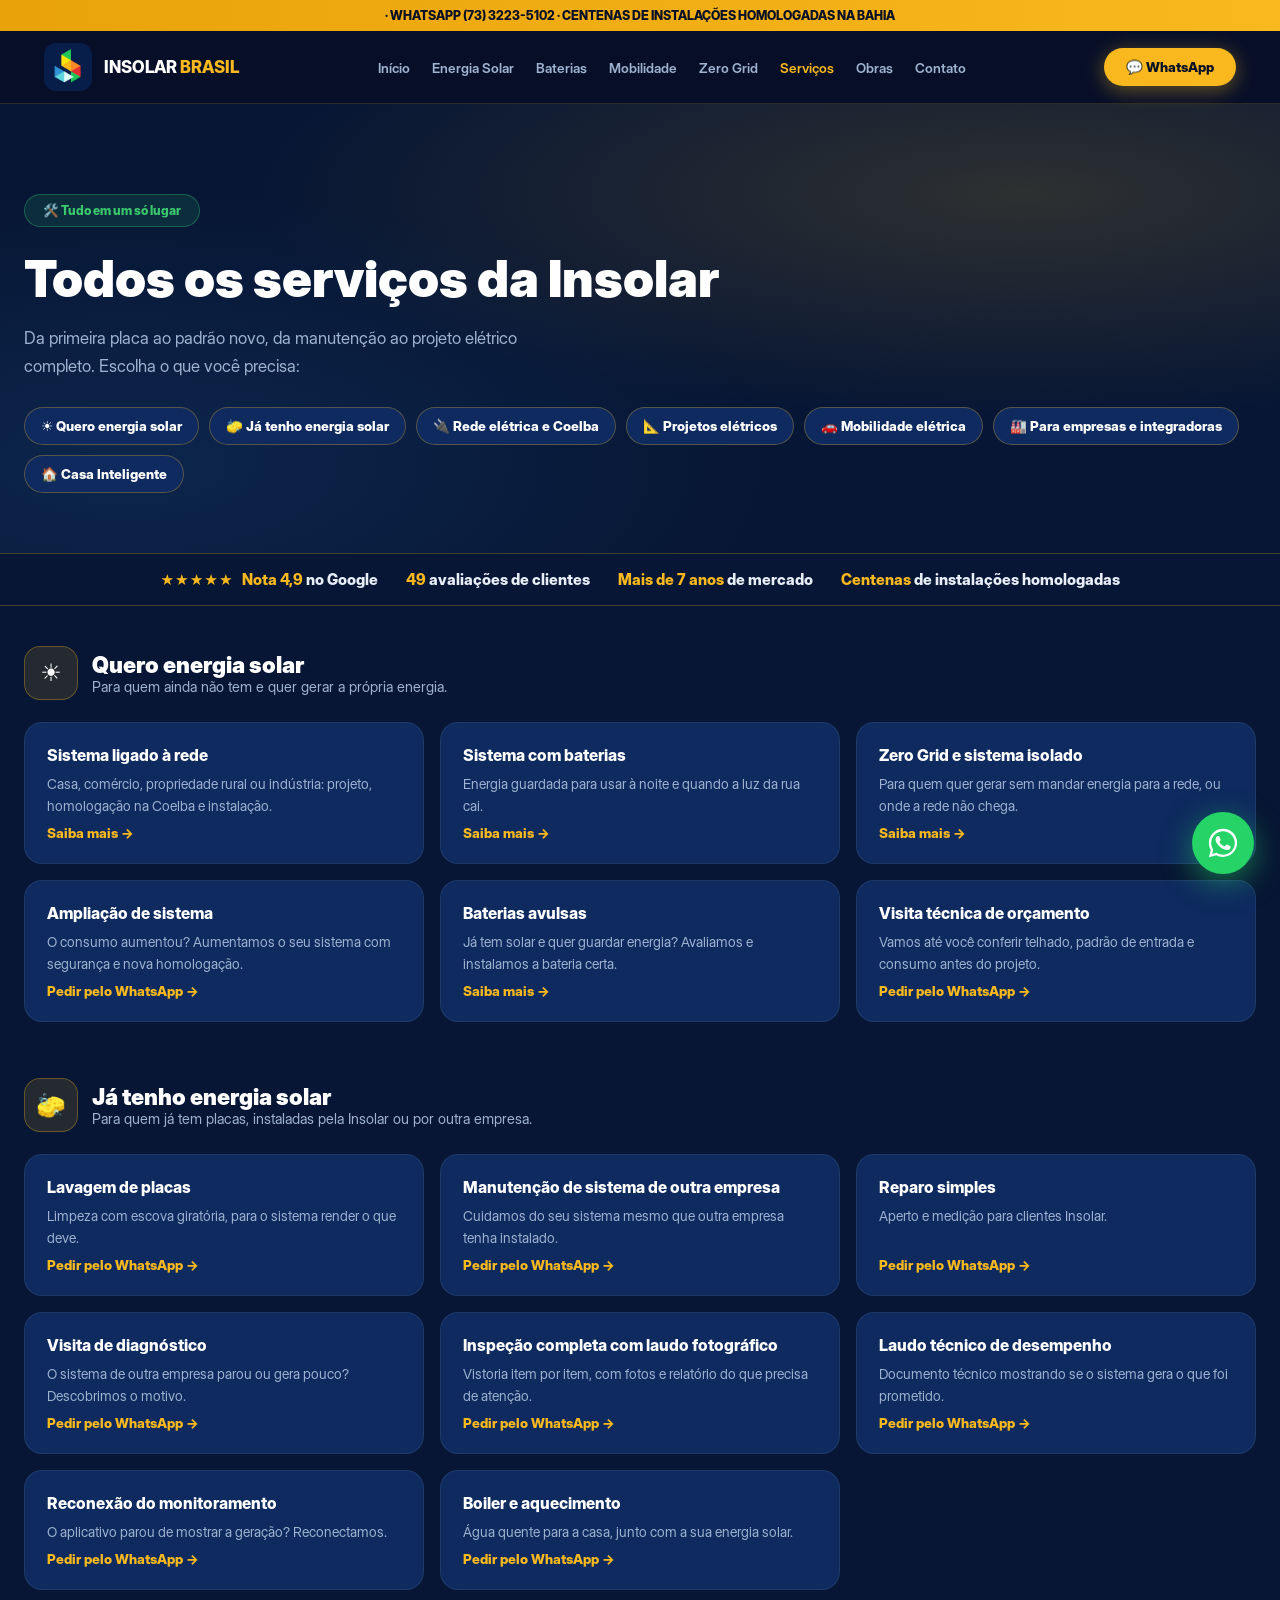
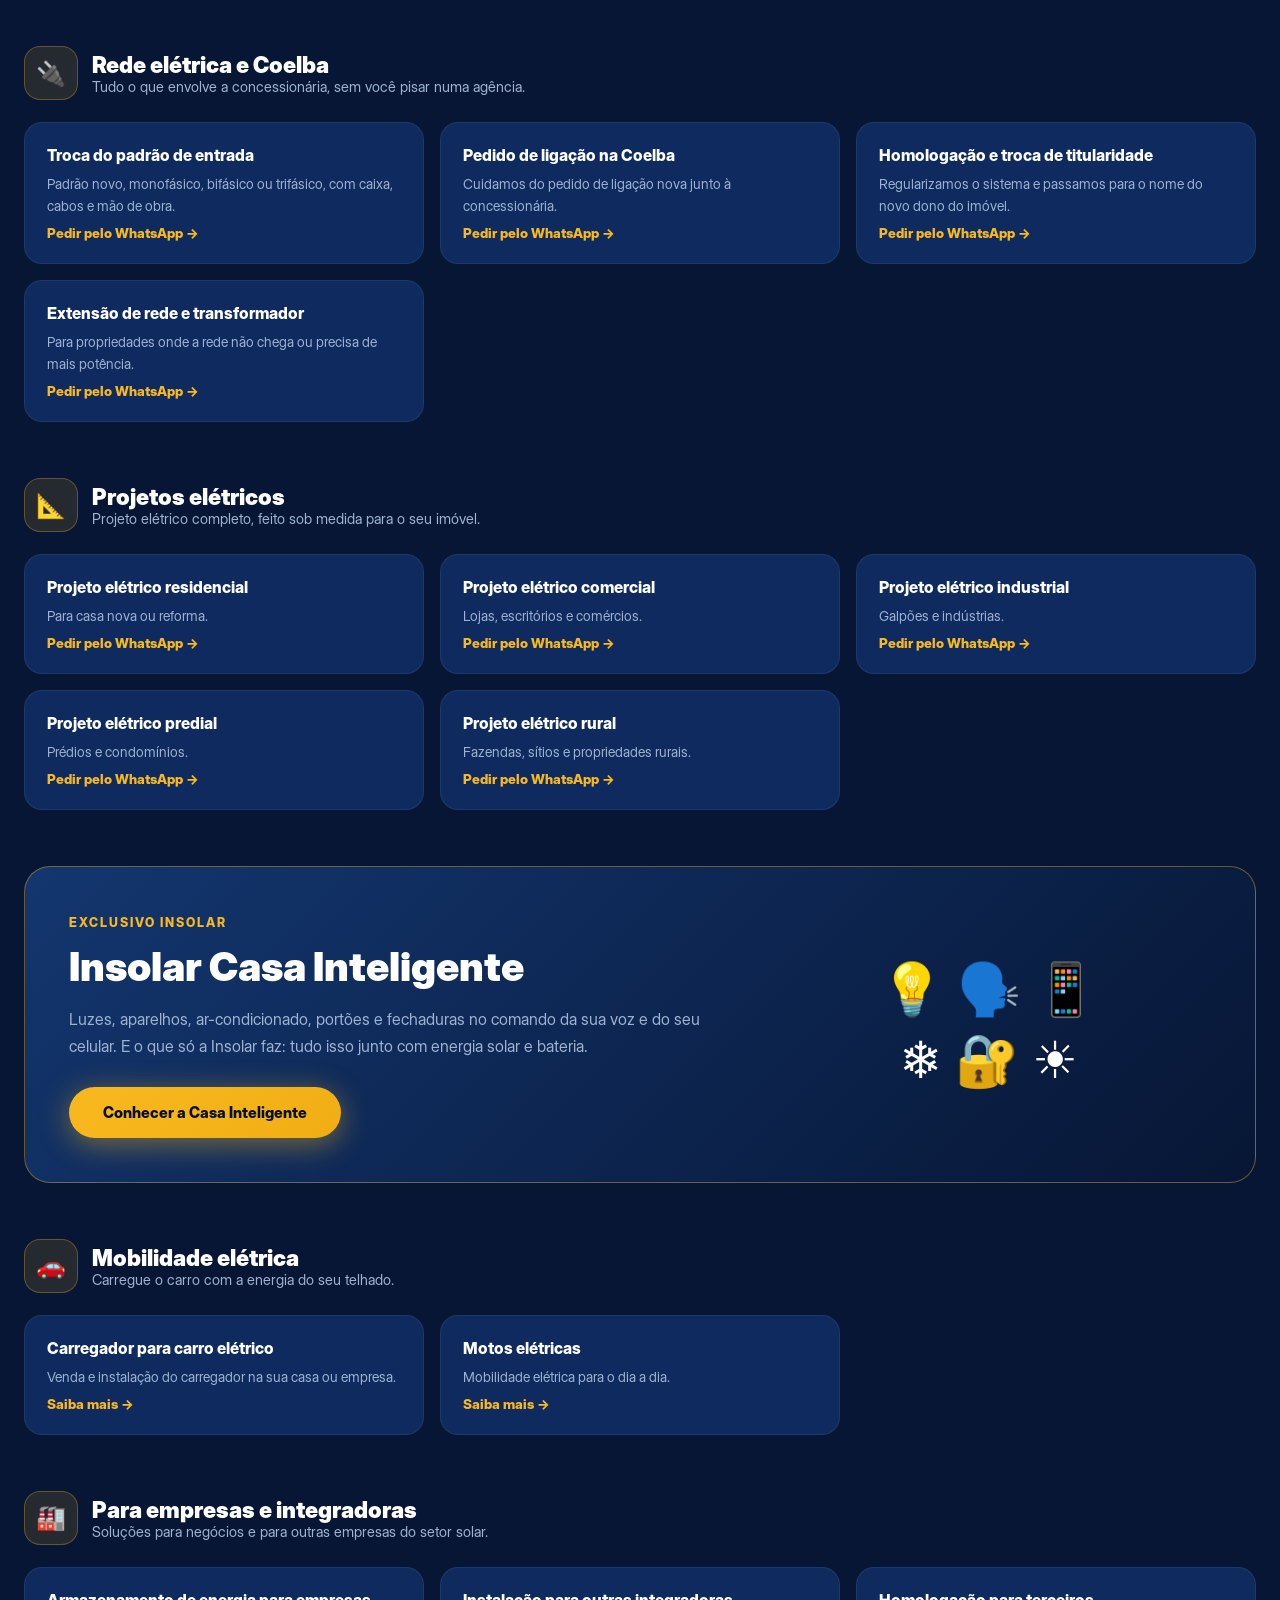
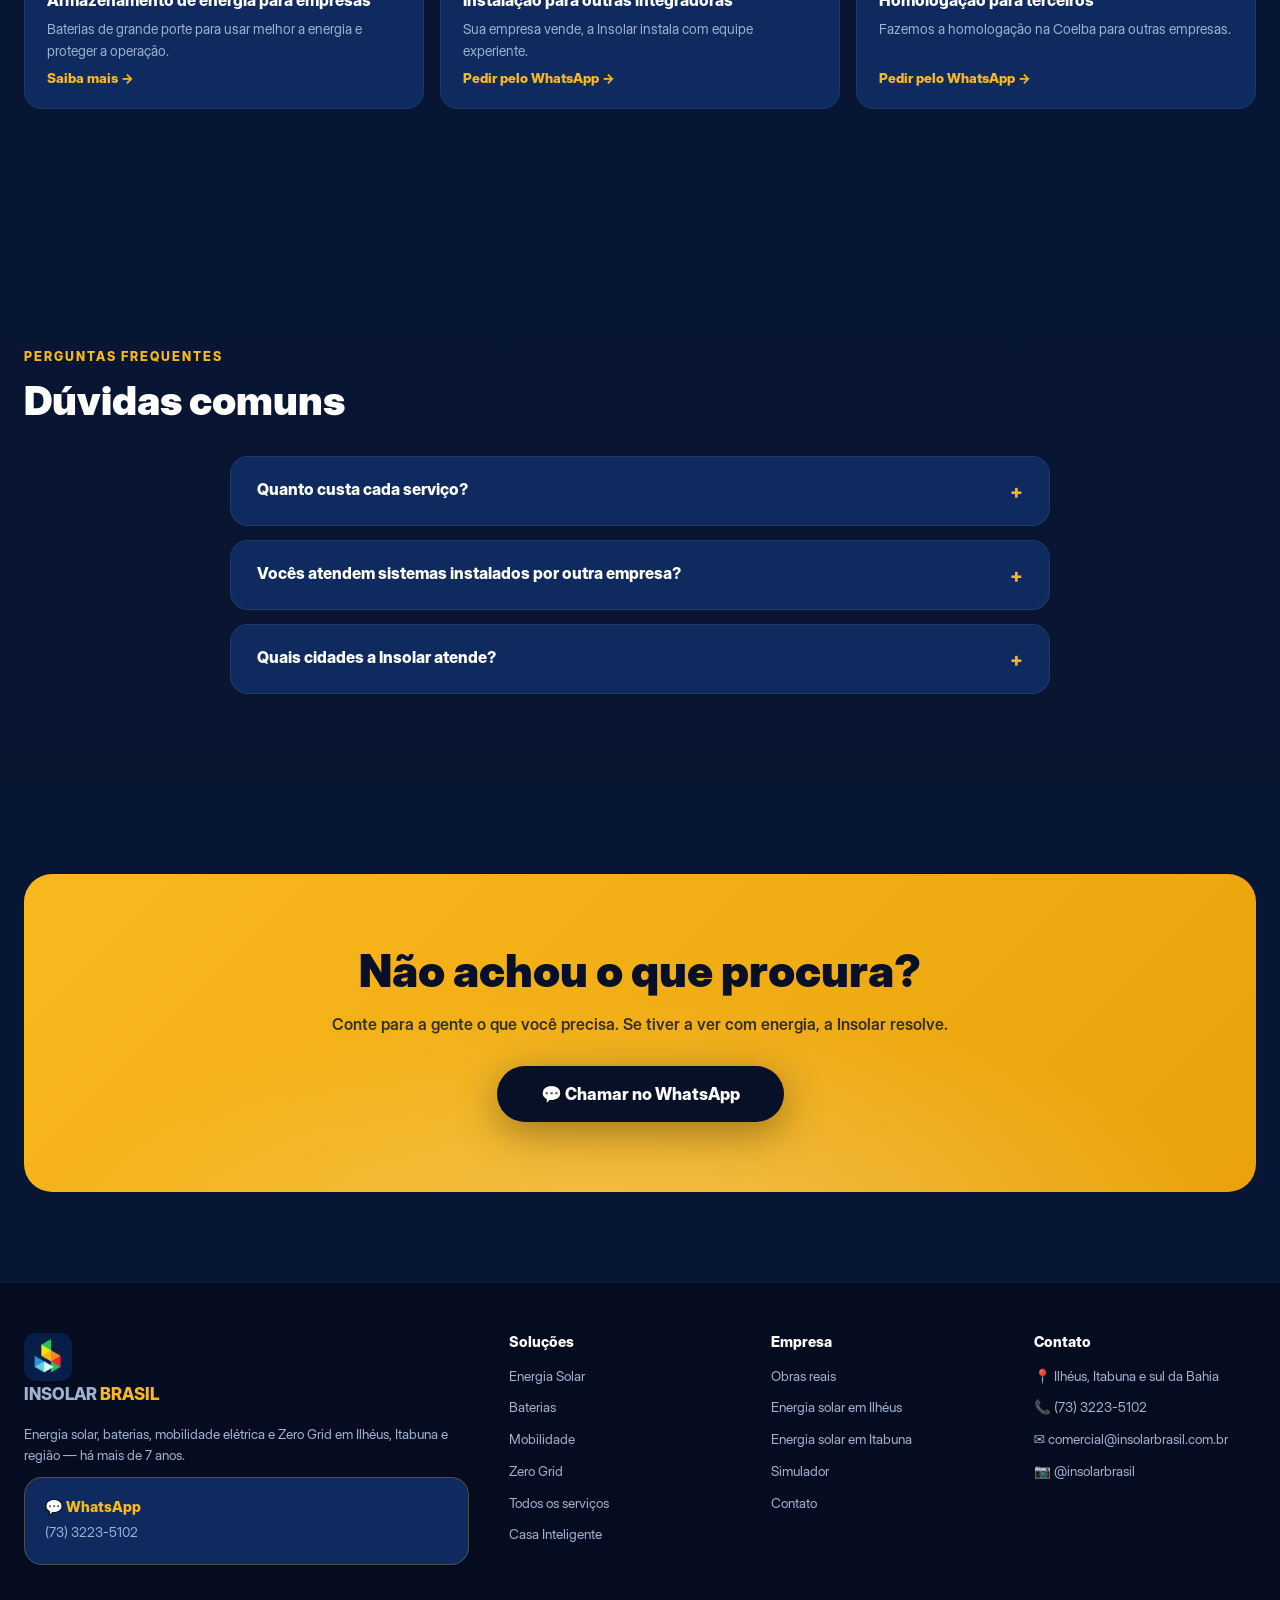
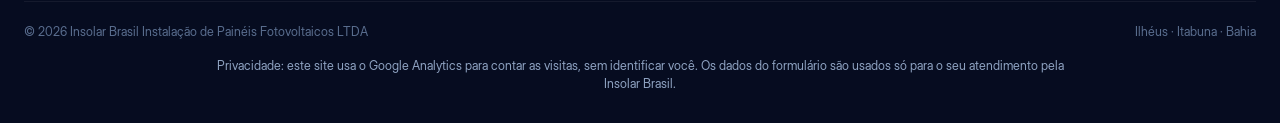
<file: servicos.html>
<!DOCTYPE html>
<html lang="pt-BR">
<head>

<meta charset="UTF-8">
<meta name="viewport" content="width=device-width, initial-scale=1.0">
<title>Serviços de Energia Solar em Ilhéus e Itabuna | Insolar</title>
<!-- BUSCAS -->
<meta name="description" content="Serviços da Insolar em Ilhéus, Itabuna e sul da Bahia: energia solar, baterias, lavagem e manutenção de placas, laudo, padrão de entrada, Coelba e projetos elétricos.">
<link rel="canonical" href="https://insolarbrasil.com.br/servicos.html">
<meta name="robots" content="index, follow">
<meta property="og:type" content="website">
<meta property="og:locale" content="pt_BR">
<meta property="og:site_name" content="Insolar Brasil">
<meta property="og:title" content="Serviços de Energia Solar em Ilhéus e Itabuna | Insolar">
<meta property="og:description" content="Serviços da Insolar em Ilhéus, Itabuna e sul da Bahia: energia solar, baterias, lavagem e manutenção de placas, laudo, padrão de entrada, Coelba e projetos elétricos.">
<meta property="og:url" content="https://insolarbrasil.com.br/servicos.html">
<meta property="og:image" content="https://insolarbrasil.com.br/img/og/og-servicos.jpg">
<meta property="og:image:width" content="1200">
<meta property="og:image:height" content="630">
<link rel="icon" href="img/logo-e194f5c9.png">
<script type="application/ld+json">{"@context": "https://schema.org", "@type": "WebPage", "name": "Serviços de Energia Solar em Ilhéus e Itabuna | Insolar", "url": "https://insolarbrasil.com.br/servicos.html", "description": "Todos os serviços da Insolar Brasil em Ilhéus, Itabuna e sul da Bahia: energia solar, baterias, lavagem e manutenção de placas, laudo, troca de padrão, Coelba, projetos elétricos e Casa Inteligente.", "inLanguage": "pt-BR", "isPartOf": {"@type": "WebSite", "name": "Insolar Brasil", "url": "https://insolarbrasil.com.br/"}}</script><script type="application/ld+json">{"@context": "https://schema.org", "@type": "FAQPage", "mainEntity": [{"@type": "Question", "name": "Quanto custa cada serviço?", "acceptedAnswer": {"@type": "Answer", "text": "Cada serviço é orçado de acordo com o que o seu imóvel ou o seu sistema precisa. Fale com a Insolar pelo WhatsApp (73) 3223-5102 e receba o seu orçamento."}}, {"@type": "Question", "name": "Vocês atendem sistemas instalados por outra empresa?", "acceptedAnswer": {"@type": "Answer", "text": "Sim. Fazemos lavagem, manutenção, diagnóstico, inspeção, laudo e reconexão do monitoramento em sistemas de outras empresas."}}, {"@type": "Question", "name": "Quais cidades a Insolar atende?", "acceptedAnswer": {"@type": "Answer", "text": "Ilhéus, Itabuna e todo o sul da Bahia, além de outras cidades da Bahia conforme o serviço."}}]}</script>
<!-- /BUSCAS -->

<style>
@font-face{font-family:'Inter';src:url(fontes/inter-display-400.woff) format('woff');font-weight:400;font-display:swap}
@font-face{font-family:'Inter';src:url(fontes/inter-display-600.woff) format('woff');font-weight:600;font-display:swap}
@font-face{font-family:'Inter';src:url(fontes/inter-display-800.woff) format('woff');font-weight:800;font-display:swap}
@font-face{font-family:'Inter';src:url(fontes/inter-display-900.woff) format('woff');font-weight:900;font-display:swap}


:root{--laranja:#F9B91E;--amarelo:#FFD05A;--azul-noite:#071634;--azul:#0E2A5E;--verde:#3CC86E;--vermelho:#FF5050;--superficie:#0E2A5E;--superficie2:#13366F;--suave:#9FB3D1}
*{margin:0;padding:0;box-sizing:border-box}
html{scroll-behavior:smooth}
body{font-family:'Inter',system-ui,sans-serif;background:var(--azul-noite);color:#fff;overflow-x:hidden}
img{max-width:100%;display:block}
/* TOPBAR */
.topbar{background:linear-gradient(90deg,#E9A20A,var(--laranja));color:#081028;font-size:.78rem;font-weight:700;padding:8px 24px;text-align:center}
/* HEADER */
header{position:sticky;top:0;z-index:100;background:rgba(8,16,40,.96);backdrop-filter:blur(12px);border-bottom:1px solid rgba(249,185,30,.15)}
.nav{max-width:1240px;margin:0 auto;display:flex;align-items:center;justify-content:space-between;padding:12px 24px;gap:16px}
.logo{display:flex;align-items:center;gap:12px;text-decoration:none;color:#fff}
.logo img{width:48px;height:48px;border-radius:12px;object-fit:cover}
.logo span{font-weight:800;font-size:1.05rem}.logo span b{color:var(--laranja)}
.menu{display:flex;gap:22px;list-style:none}
.menu a{color:var(--suave);text-decoration:none;font-size:.85rem;font-weight:600;transition:.2s}
.menu a:hover,.menu a.ativo{color:var(--laranja)}
.btn-wpp{background:var(--laranja);color:#081028!important;padding:11px 22px;border-radius:50px;font-weight:800;font-size:.85rem;text-decoration:none;box-shadow:0 4px 20px rgba(249,185,30,.4);transition:.2s;white-space:nowrap}
.btn-wpp:hover{transform:translateY(-2px)}
/* HERO */
.hero{position:relative;padding:90px 24px 100px;overflow:hidden}
.hero::before{content:'';position:absolute;inset:0;background:radial-gradient(ellipse 60% 50% at 80% 20%,rgba(249,185,30,.16),transparent),radial-gradient(ellipse 50% 60% at 10% 80%,rgba(27,79,138,.28),transparent)}
.hero-inner{max-width:1240px;margin:0 auto;display:grid;grid-template-columns:1.1fr .9fr;gap:56px;align-items:center;position:relative;z-index:2}
.badge{display:inline-flex;gap:8px;background:rgba(46,204,113,.12);border:1px solid rgba(46,204,113,.35);color:var(--verde);padding:8px 18px;border-radius:50px;font-size:.78rem;font-weight:700;margin-bottom:22px}
.hero-num{font-size:clamp(4.5rem,11vw,8.5rem);font-weight:900;line-height:.95;background:linear-gradient(90deg,var(--laranja),var(--amarelo),var(--laranja));-webkit-background-clip:text;background-clip:text;color:transparent;filter:drop-shadow(0 0 30px rgba(249,185,30,.35));animation:glow 3s ease-in-out infinite;margin-bottom:6px}
@keyframes glow{0%,100%{filter:drop-shadow(0 0 20px rgba(249,185,30,.25))}50%{filter:drop-shadow(0 0 45px rgba(249,185,30,.5))}}
.hero-num-lbl{font-size:clamp(1.2rem,2.6vw,1.8rem);font-weight:900;margin-bottom:16px}
.hero p.sub{color:var(--suave);font-size:1.05rem;line-height:1.7;margin-bottom:30px;max-width:540px}
.ctas{display:flex;gap:16px;flex-wrap:wrap}
.btn-primary{background:linear-gradient(135deg,var(--laranja),#F0AE14);color:#081028;padding:16px 34px;border-radius:50px;font-weight:800;font-size:.95rem;text-decoration:none;box-shadow:0 6px 30px rgba(249,185,30,.45);transition:.2s;display:inline-block}
.btn-primary:hover{transform:translateY(-3px)}
.btn-ghost{border:2px solid rgba(255,255,255,.25);color:#fff;padding:15px 32px;border-radius:50px;font-weight:700;font-size:.95rem;text-decoration:none;transition:.2s;display:inline-block}
.btn-ghost:hover{border-color:var(--laranja);color:var(--laranja)}
.hero-visual{position:relative}
.frame{border-radius:24px;overflow:hidden;box-shadow:0 30px 80px rgba(0,0,0,.6),0 0 60px rgba(249,185,30,.15);border:1px solid rgba(255,255,255,.08)}
.frame img{width:100%;height:480px;object-fit:cover}
.float-card{position:absolute;bottom:-24px;left:-28px;background:rgba(13,27,62,.95);border:1px solid rgba(249,185,30,.3);border-radius:18px;padding:16px 20px;box-shadow:0 20px 50px rgba(0,0,0,.5)}
.float-card .n{font-size:1.7rem;font-weight:900;color:var(--verde)}
.float-card .l{font-size:.72rem;color:var(--suave);font-weight:600}
/* SECOES */
section{padding:90px 24px}
.container{max-width:1240px;margin:0 auto}
.tag{display:inline-block;color:var(--laranja);font-weight:800;font-size:.78rem;letter-spacing:2px;text-transform:uppercase;margin-bottom:14px}
.h2{font-size:clamp(1.7rem,3.5vw,2.5rem);font-weight:900;margin-bottom:16px;line-height:1.15}
.sub{color:var(--suave);max-width:660px;line-height:1.7;margin-bottom:48px}
/* PILARES */
.pilares{background:linear-gradient(180deg,var(--azul-noite),#0A1530)}
.grid4{display:grid;grid-template-columns:repeat(4,1fr);gap:18px}
.pilar{background:var(--superficie);border:1px solid rgba(255,255,255,.07);border-radius:22px;padding:32px 26px;transition:.25s}
.pilar:hover{border-color:rgba(249,185,30,.4);transform:translateY(-4px)}
.pilar .ic{width:54px;height:54px;background:rgba(249,185,30,.12);border:1px solid rgba(249,185,30,.3);border-radius:16px;display:flex;align-items:center;justify-content:center;font-size:1.5rem;margin-bottom:18px}
.pilar h4{font-weight:800;margin-bottom:10px;font-size:1rem}
.pilar p{color:var(--suave);font-size:.85rem;line-height:1.6}
/* CARDS PRODUTO */
.grid3{display:grid;grid-template-columns:repeat(3,1fr);gap:20px}
.pcard{background:var(--superficie);border:1px solid rgba(255,255,255,.07);border-radius:22px;overflow:hidden;transition:.25s;display:flex;flex-direction:column}
.pcard:hover{transform:translateY(-6px);border-color:rgba(249,185,30,.45);box-shadow:0 20px 50px rgba(0,0,0,.5),0 0 40px rgba(249,185,30,.12)}
.pcard .pimg{height:220px;overflow:hidden}
.pcard .pimg img{width:100%;height:100%;object-fit:cover;transition:.5s}
.pcard:hover .pimg img{transform:scale(1.06)}
.pcard .pbody{padding:24px;flex:1;display:flex;flex-direction:column;gap:10px}
.pcard h3{font-size:1.15rem;font-weight:800}
.pcard p{color:var(--suave);font-size:.88rem;line-height:1.65;flex:1}
.blink{color:var(--laranja);font-weight:800;font-size:.88rem;text-decoration:none;display:inline-flex;gap:6px;margin-top:6px}
.blink:hover{gap:10px}
/* NUMEROS */
.numeros{background:linear-gradient(135deg,rgba(249,185,30,.08),rgba(27,79,138,.15));border-top:1px solid rgba(249,185,30,.15);border-bottom:1px solid rgba(249,185,30,.15)}
.grid4n{display:grid;grid-template-columns:repeat(4,1fr);gap:24px;text-align:center}
.num{font-size:clamp(2.4rem,5vw,3.8rem);font-weight:900;background:linear-gradient(90deg,var(--laranja),var(--amarelo));-webkit-background-clip:text;background-clip:text;color:transparent}
.lbl{color:var(--suave);font-weight:600;font-size:.9rem;margin-top:8px}
/* SIMULADOR */
.simulador{background:linear-gradient(135deg,rgba(249,185,30,.1),rgba(27,79,138,.2))}
.sim-box{max-width:760px;margin:0 auto;background:var(--superficie);border:1px solid rgba(249,185,30,.25);border-radius:28px;padding:48px 44px;box-shadow:0 30px 80px rgba(0,0,0,.5)}
.sim-box label{display:block;font-weight:800;margin-bottom:12px;font-size:1.05rem}
.sim-box input{width:100%;background:#081028;border:2px solid rgba(255,255,255,.15);border-radius:16px;padding:18px 22px;color:#fff;font-family:inherit;font-size:1.3rem;font-weight:800;margin-bottom:24px;outline:none}
.sim-box input:focus{border-color:var(--laranja)}
.btn-simular{width:100%;background:linear-gradient(135deg,var(--laranja),#F0AE14);color:#081028;border:0;padding:18px;border-radius:50px;font-weight:900;font-size:1.05rem;font-family:inherit;cursor:pointer;box-shadow:0 8px 30px rgba(249,185,30,.45)}
.sim-res{display:none;margin-top:28px;background:rgba(46,204,113,.08);border:1px solid rgba(46,204,113,.3);border-radius:20px;padding:28px}
.sim-res.show{display:block;animation:fadeUp .5s ease}
@keyframes fadeUp{from{opacity:0;transform:translateY(14px)}to{opacity:1;transform:none}}
.sim-grid{display:grid;grid-template-columns:repeat(3,1fr);gap:18px;text-align:center;margin-bottom:20px}
.sim-item .v{font-size:1.8rem;font-weight:900;color:var(--verde)}
.sim-item .l{font-size:.75rem;color:var(--suave);font-weight:600;margin-top:4px}
.sim-nota{font-size:.72rem;color:var(--suave);text-align:center;line-height:1.5}
.sim-cta{text-align:center;margin-top:18px}
/* GALERIA */
.galeria{display:grid;grid-template-columns:repeat(2,1fr);gap:18px}
.gitem{border-radius:20px;overflow:hidden;position:relative;height:340px;border:1px solid rgba(255,255,255,.07)}
.gitem img{width:100%;height:100%;object-fit:cover;transition:.5s}
.gitem:hover img{transform:scale(1.05)}
.gcap{position:absolute;bottom:0;left:0;right:0;background:linear-gradient(transparent,rgba(8,16,40,.95));padding:40px 20px 16px;font-size:.85rem;font-weight:700}
/* FAQ */
.faq{background:linear-gradient(180deg,var(--azul-noite),#0A1530)}
.faq-lista{max-width:820px;margin:0 auto;display:flex;flex-direction:column;gap:14px}
.faq-item{background:var(--superficie);border:1px solid rgba(255,255,255,.07);border-radius:18px;overflow:hidden}
.faq-q{width:100%;background:none;border:0;color:#fff;font-family:inherit;font-weight:800;font-size:1rem;padding:22px 26px;text-align:left;cursor:pointer;display:flex;justify-content:space-between;gap:16px}
.faq-q .seta{color:var(--laranja);font-size:1.2rem;transition:.3s}
.faq-item.open .seta{transform:rotate(45deg)}
.faq-r{max-height:0;overflow:hidden;transition:max-height .35s ease}
.faq-r p{color:var(--suave);font-size:.9rem;line-height:1.7;padding:0 26px 22px}
/* SOBRE */
.sobre-grid{display:grid;grid-template-columns:1fr 1fr;gap:50px;align-items:center}
.sobre-lista{list-style:none;display:flex;flex-direction:column;gap:16px;margin-top:26px}
.sobre-lista li{display:flex;gap:12px;color:var(--suave);font-size:.95rem;line-height:1.6}
.sobre-lista li b{color:#fff}
.mapa{border-radius:22px;overflow:hidden;border:1px solid rgba(255,255,255,.1);box-shadow:0 20px 60px rgba(0,0,0,.5)}
.mapa iframe{width:100%;height:380px;border:0}
/* CTA FINAL */
.cta-final{background:linear-gradient(135deg,#F9B91E,#E9A20A);border-radius:28px;padding:70px 50px;text-align:center;position:relative;overflow:hidden}
.cta-final::before{content:'';position:absolute;inset:0;background:radial-gradient(ellipse 50% 80% at 50% 120%,rgba(255,255,255,.25),transparent)}
.cta-final h2{font-size:clamp(1.8rem,4vw,2.8rem);font-weight:900;color:#081028;margin-bottom:16px;position:relative}
.cta-final p{color:rgba(8,16,40,.8);font-weight:600;margin-bottom:32px;position:relative}
.btn-dark{background:#081028;color:#fff;padding:18px 44px;border-radius:50px;font-weight:800;font-size:1.05rem;text-decoration:none;display:inline-block;box-shadow:0 10px 40px rgba(0,0,0,.35);transition:.2s;position:relative}
.btn-dark:hover{transform:translateY(-3px) scale(1.02)}
/* FOOTER */
footer{border-top:1px solid rgba(255,255,255,.08);padding:50px 24px 30px;background:#060C20}
.footer-grid{max-width:1240px;margin:0 auto;display:grid;grid-template-columns:2fr 1fr 1fr 1fr;gap:40px;margin-bottom:36px}
.footer-grid h5{font-weight:800;margin-bottom:16px;font-size:.9rem}
.footer-grid a,.footer-grid p{color:var(--suave);font-size:.85rem;text-decoration:none;display:block;margin-bottom:10px;line-height:1.6}
.footer-grid a:hover{color:var(--laranja)}
.footer-atend{background:var(--superficie);border:1px solid rgba(249,185,30,.25);border-radius:18px;padding:20px;margin-top:8px}
.footer-atend b{color:var(--laranja);display:block;margin-bottom:6px;font-size:.9rem}
.footer-bottom{max-width:1240px;margin:0 auto;border-top:1px solid rgba(255,255,255,.06);padding-top:22px;display:flex;justify-content:space-between;flex-wrap:wrap;gap:10px;color:#5A6E8F;font-size:.78rem}
/* WPP FLUTUANTE */
.wpp-float{position:fixed;bottom:26px;right:26px;z-index:200;width:62px;height:62px;background:#25D366;border-radius:50%;display:flex;align-items:center;justify-content:center;box-shadow:0 8px 30px rgba(37,211,102,.5);transition:.2s}
.wpp-float:hover{transform:scale(1.1)}
.wpp-float svg{width:34px;height:34px;fill:#fff}
/* RESPONSIVO */
@media(max-width:960px){.topbar{font-size:.66rem}.menu{display:none}.hero-inner{grid-template-columns:1fr;gap:44px}.frame img{height:340px}.grid4,.grid3{grid-template-columns:1fr 1fr}.grid4n{grid-template-columns:1fr 1fr;gap:36px}.galeria{grid-template-columns:1fr 1fr}.sobre-grid{grid-template-columns:1fr}.footer-grid{grid-template-columns:1fr 1fr}.sim-box{padding:34px 24px}.sim-grid{grid-template-columns:1fr;gap:14px}}
@media(max-width:560px){.grid4,.grid3{grid-template-columns:1fr}.galeria{grid-template-columns:1fr}.cta-final{padding:50px 24px}}

.promo-link{color:#F9B91E !important;font-weight:800}

/* MENU NO CELULAR E TABLET */
.btn-menu{display:none;white-space:nowrap;background:transparent;border:1px solid rgba(255,255,255,.3);color:#fff;border-radius:12px;padding:9px 12px;font-family:inherit;font-weight:800;font-size:.95rem;cursor:pointer;margin-left:8px}
@media(max-width:960px){.btn-menu{display:inline-block}
.nav.aberto .menu{display:flex !important;flex-direction:column;position:absolute;top:100%;left:0;right:0;background:#071634;padding:6px 24px 18px;gap:0;border-bottom:2px solid #F9B91E;box-shadow:0 20px 40px rgba(0,0,0,.5);z-index:60;list-style:none;margin:0}
.nav.aberto .menu li a{display:block;padding:14px 4px;border-bottom:1px solid rgba(255,255,255,.08);font-size:1.05rem}
}
@media(max-width:480px){.nav .logo span{display:none}.btn-wpp{padding:10px 14px !important;font-size:.85rem !important}.btn-menu{padding:9px 10px}}

.grupo{margin-bottom:56px}
.grupo-topo{display:flex;align-items:center;gap:14px;margin-bottom:22px}
.grupo-topo .ic{width:54px;height:54px;background:rgba(249,185,30,.12);border:1px solid rgba(249,185,30,.3);border-radius:16px;display:flex;align-items:center;justify-content:center;font-size:1.5rem;flex-shrink:0}
.grupo-topo h3{font-size:1.4rem;font-weight:900}
.grupo-topo p{color:var(--suave);font-size:.9rem}
.serv-grid{display:grid;grid-template-columns:repeat(3,1fr);gap:16px}
.serv{background:var(--superficie);border:1px solid rgba(255,255,255,.07);border-radius:18px;padding:22px;display:flex;flex-direction:column;gap:8px;transition:.25s}
.serv:hover{border-color:rgba(249,185,30,.45);transform:translateY(-4px)}
.serv h4{font-weight:800;font-size:1rem}
.serv p{color:var(--suave);font-size:.86rem;line-height:1.6;flex:1}
.serv a{color:var(--laranja);font-weight:800;font-size:.85rem;text-decoration:none}
.atalhos{display:flex;flex-wrap:wrap;gap:10px;margin-top:8px}
.atalhos a{background:var(--superficie);border:1px solid rgba(249,185,30,.3);color:#fff;text-decoration:none;font-weight:700;font-size:.85rem;padding:10px 16px;border-radius:50px}
.atalhos a:hover{border-color:var(--laranja);color:var(--laranja)}
.destaque-ci{display:grid;grid-template-columns:1.2fr .8fr;gap:30px;align-items:center;background:linear-gradient(135deg,#13366F,#071634);border:1px solid rgba(249,185,30,.4);border-radius:26px;padding:44px}
.destaque-ci .icones{font-size:3.2rem;text-align:center;line-height:1.4}
@media(max-width:960px){.serv-grid{grid-template-columns:1fr 1fr}.destaque-ci{grid-template-columns:1fr;padding:32px}}
@media(max-width:560px){.serv-grid{grid-template-columns:1fr}}

</style>
<!-- Medição de visitas (Google Analytics) -->
<script async src="https://www.googletagmanager.com/gtag/js?id=G-ZY5M0HH46K"></script>
<script>window.dataLayer=window.dataLayer||[];function gtag(){dataLayer.push(arguments);}gtag('js',new Date());gtag('config','G-ZY5M0HH46K');</script>
<link rel="stylesheet" href="insolar-extra.css">
</head>
<body>
<div class="topbar"><a data-fim="2026-11-30T23:59:59-03:00" href="/#promocoes" style="color:inherit;text-decoration:underline">🎁 BLACK NOVEMBRO INSOLAR</a> · WHATSAPP (73) 3223-5102 · CENTENAS DE INSTALAÇÕES HOMOLOGADAS NA BAHIA</div>
<header><nav class="nav">
  <a href="/" class="logo"><img src="img/logo-e194f5c9.png" alt="Logo"><span>INSOLAR <b>BRASIL</b></span></a>
  <ul class="menu">
    <li><a href="/">Início</a></li>
    <li><a href="energia-solar.html">Energia Solar</a></li>
    <li><a href="baterias.html">Baterias</a></li>
    <li><a href="mobilidade.html">Mobilidade</a></li>
    <li><a href="zero-grid.html">Zero Grid</a></li>
    <li><a href="servicos.html" class="ativo">Serviços</a></li>
    <li><a href="obras.html">Obras</a></li>
    <li data-fim="2026-11-30T23:59:59-03:00"><a href="/#promocoes" class="promo-link">🎁 Promoções</a></li>
    <li><a href="contato.html">Contato</a></li>
  </ul>
  <a class="btn-wpp" href="https://wa.me/557332235102?text=Ol%C3%A1%21%20Vim%20da%20p%C3%A1gina%20de%20Servi%C3%A7os" target="_blank">💬 WhatsApp</a>
  <button class="btn-menu" aria-label="Abrir menu" aria-expanded="false">☰ Menu</button>
</nav></header>

<section class="hero" style="padding-bottom:60px">
  <div class="container" style="position:relative;z-index:2">
    <span class="badge">🛠️ Tudo em um só lugar</span>
    <h1 class="h2" style="font-size:clamp(2rem,4.5vw,3.2rem)">Todos os serviços da Insolar</h1>
    <p class="sub" style="margin-bottom:26px">Da primeira placa ao padrão novo, da manutenção ao projeto elétrico completo. Escolha o que você precisa:</p>
    <div class="atalhos"><a href="#solar">☀️ Quero energia solar</a><a href="#ja-tenho">🧽 Já tenho energia solar</a><a href="#rede">🔌 Rede elétrica e Coelba</a><a href="#projetos">📐 Projetos elétricos</a><a href="#mobilidade">🚗 Mobilidade elétrica</a><a href="#empresas">🏭 Para empresas e integradoras</a><a href="casa-inteligente.html">🏠 Casa Inteligente</a></div>
  </div>
</section>

<section class="faixa-confianca" aria-label="Por que confiar na Insolar Brasil">
  <ul class="fc-lista">
    <li><a href="https://search.google.com/local/reviews?placeid=ChIJbVTzzjWhOQcRcDC-6sE3xgE" target="_blank" rel="noopener"><span class="fc-estrelas">★★★★★</span><span><b>Nota 4,9</b> no Google</span></a></li>
    <li><a href="https://search.google.com/local/reviews?placeid=ChIJbVTzzjWhOQcRcDC-6sE3xgE" target="_blank" rel="noopener"><span><b>49</b> avaliações de clientes</span></a></li>
    <li><span><b>Mais de 7 anos</b> de mercado</span></li>
    <li><span><b>Centenas</b> de instalações homologadas</span></li>
  </ul>
</section>


<section style="padding-top:40px">
  <div class="container">
    <div class="grupo" id="solar">
      <div class="grupo-topo"><div class="ic">☀️</div><div><h3>Quero energia solar</h3><p>Para quem ainda não tem e quer gerar a própria energia.</p></div></div>
      <div class="serv-grid"><div class="serv"><h4>Sistema ligado à rede</h4><p>Casa, comércio, propriedade rural ou indústria: projeto, homologação na Coelba e instalação.</p><a href="energia-solar.html">Saiba mais →</a></div><div class="serv"><h4>Sistema com baterias</h4><p>Energia guardada para usar à noite e quando a luz da rua cai.</p><a href="baterias.html">Saiba mais →</a></div><div class="serv"><h4>Zero Grid e sistema isolado</h4><p>Para quem quer gerar sem mandar energia para a rede, ou onde a rede não chega.</p><a href="zero-grid.html">Saiba mais →</a></div><div class="serv"><h4>Ampliação de sistema</h4><p>O consumo aumentou? Aumentamos o seu sistema com segurança e nova homologação.</p><a href="https://wa.me/557332235102?text=Ol%C3%A1%21%20Vim%20da%20p%C3%A1gina%20de%20Servi%C3%A7os%20e%20quero%20saber%20sobre%3A%20Amplia%C3%A7%C3%A3o%20de%20sistema" target="_blank">Pedir pelo WhatsApp →</a></div><div class="serv"><h4>Baterias avulsas</h4><p>Já tem solar e quer guardar energia? Avaliamos e instalamos a bateria certa.</p><a href="baterias.html">Saiba mais →</a></div><div class="serv"><h4>Visita técnica de orçamento</h4><p>Vamos até você conferir telhado, padrão de entrada e consumo antes do projeto.</p><a href="https://wa.me/557332235102?text=Ol%C3%A1%21%20Vim%20da%20p%C3%A1gina%20de%20Servi%C3%A7os%20e%20quero%20saber%20sobre%3A%20Visita%20t%C3%A9cnica%20de%20or%C3%A7amento" target="_blank">Pedir pelo WhatsApp →</a></div></div>
    </div>
    <div class="grupo" id="ja-tenho">
      <div class="grupo-topo"><div class="ic">🧽</div><div><h3>Já tenho energia solar</h3><p>Para quem já tem placas, instaladas pela Insolar ou por outra empresa.</p></div></div>
      <div class="serv-grid"><div class="serv"><h4>Lavagem de placas</h4><p>Limpeza com escova giratória, para o sistema render o que deve.</p><a href="https://wa.me/557332235102?text=Ol%C3%A1%21%20Vim%20da%20p%C3%A1gina%20de%20Servi%C3%A7os%20e%20quero%20saber%20sobre%3A%20Lavagem%20de%20placas" target="_blank">Pedir pelo WhatsApp →</a></div><div class="serv"><h4>Manutenção de sistema de outra empresa</h4><p>Cuidamos do seu sistema mesmo que outra empresa tenha instalado.</p><a href="https://wa.me/557332235102?text=Ol%C3%A1%21%20Vim%20da%20p%C3%A1gina%20de%20Servi%C3%A7os%20e%20quero%20saber%20sobre%3A%20Manuten%C3%A7%C3%A3o%20de%20sistema%20de%20outra%20empresa" target="_blank">Pedir pelo WhatsApp →</a></div><div class="serv"><h4>Reparo simples</h4><p>Aperto e medição para clientes Insolar.</p><a href="https://wa.me/557332235102?text=Ol%C3%A1%21%20Vim%20da%20p%C3%A1gina%20de%20Servi%C3%A7os%20e%20quero%20saber%20sobre%3A%20Reparo%20simples" target="_blank">Pedir pelo WhatsApp →</a></div><div class="serv"><h4>Visita de diagnóstico</h4><p>O sistema de outra empresa parou ou gera pouco? Descobrimos o motivo.</p><a href="https://wa.me/557332235102?text=Ol%C3%A1%21%20Vim%20da%20p%C3%A1gina%20de%20Servi%C3%A7os%20e%20quero%20saber%20sobre%3A%20Visita%20de%20diagn%C3%B3stico" target="_blank">Pedir pelo WhatsApp →</a></div><div class="serv"><h4>Inspeção completa com laudo fotográfico</h4><p>Vistoria item por item, com fotos e relatório do que precisa de atenção.</p><a href="https://wa.me/557332235102?text=Ol%C3%A1%21%20Vim%20da%20p%C3%A1gina%20de%20Servi%C3%A7os%20e%20quero%20saber%20sobre%3A%20Inspe%C3%A7%C3%A3o%20completa%20com%20laudo%20fotogr%C3%A1fico" target="_blank">Pedir pelo WhatsApp →</a></div><div class="serv"><h4>Laudo técnico de desempenho</h4><p>Documento técnico mostrando se o sistema gera o que foi prometido.</p><a href="https://wa.me/557332235102?text=Ol%C3%A1%21%20Vim%20da%20p%C3%A1gina%20de%20Servi%C3%A7os%20e%20quero%20saber%20sobre%3A%20Laudo%20t%C3%A9cnico%20de%20desempenho" target="_blank">Pedir pelo WhatsApp →</a></div><div class="serv"><h4>Reconexão do monitoramento</h4><p>O aplicativo parou de mostrar a geração? Reconectamos.</p><a href="https://wa.me/557332235102?text=Ol%C3%A1%21%20Vim%20da%20p%C3%A1gina%20de%20Servi%C3%A7os%20e%20quero%20saber%20sobre%3A%20Reconex%C3%A3o%20do%20monitoramento" target="_blank">Pedir pelo WhatsApp →</a></div><div class="serv"><h4>Boiler e aquecimento</h4><p>Água quente para a casa, junto com a sua energia solar.</p><a href="https://wa.me/557332235102?text=Ol%C3%A1%21%20Vim%20da%20p%C3%A1gina%20de%20Servi%C3%A7os%20e%20quero%20saber%20sobre%3A%20Boiler%20e%20aquecimento" target="_blank">Pedir pelo WhatsApp →</a></div></div>
    </div>
    <div class="grupo" id="rede">
      <div class="grupo-topo"><div class="ic">🔌</div><div><h3>Rede elétrica e Coelba</h3><p>Tudo o que envolve a concessionária, sem você pisar numa agência.</p></div></div>
      <div class="serv-grid"><div class="serv"><h4>Troca do padrão de entrada</h4><p>Padrão novo, monofásico, bifásico ou trifásico, com caixa, cabos e mão de obra.</p><a href="https://wa.me/557332235102?text=Ol%C3%A1%21%20Vim%20da%20p%C3%A1gina%20de%20Servi%C3%A7os%20e%20quero%20saber%20sobre%3A%20Troca%20do%20padr%C3%A3o%20de%20entrada" target="_blank">Pedir pelo WhatsApp →</a></div><div class="serv"><h4>Pedido de ligação na Coelba</h4><p>Cuidamos do pedido de ligação nova junto à concessionária.</p><a href="https://wa.me/557332235102?text=Ol%C3%A1%21%20Vim%20da%20p%C3%A1gina%20de%20Servi%C3%A7os%20e%20quero%20saber%20sobre%3A%20Pedido%20de%20liga%C3%A7%C3%A3o%20na%20Coelba" target="_blank">Pedir pelo WhatsApp →</a></div><div class="serv"><h4>Homologação e troca de titularidade</h4><p>Regularizamos o sistema e passamos para o nome do novo dono do imóvel.</p><a href="https://wa.me/557332235102?text=Ol%C3%A1%21%20Vim%20da%20p%C3%A1gina%20de%20Servi%C3%A7os%20e%20quero%20saber%20sobre%3A%20Homologa%C3%A7%C3%A3o%20e%20troca%20de%20titularidade" target="_blank">Pedir pelo WhatsApp →</a></div><div class="serv"><h4>Extensão de rede e transformador</h4><p>Para propriedades onde a rede não chega ou precisa de mais potência.</p><a href="https://wa.me/557332235102?text=Ol%C3%A1%21%20Vim%20da%20p%C3%A1gina%20de%20Servi%C3%A7os%20e%20quero%20saber%20sobre%3A%20Extens%C3%A3o%20de%20rede%20e%20transformador" target="_blank">Pedir pelo WhatsApp →</a></div></div>
    </div>
    <div class="grupo" id="projetos">
      <div class="grupo-topo"><div class="ic">📐</div><div><h3>Projetos elétricos</h3><p>Projeto elétrico completo, feito sob medida para o seu imóvel.</p></div></div>
      <div class="serv-grid"><div class="serv"><h4>Projeto elétrico residencial</h4><p>Para casa nova ou reforma.</p><a href="https://wa.me/557332235102?text=Ol%C3%A1%21%20Vim%20da%20p%C3%A1gina%20de%20Servi%C3%A7os%20e%20quero%20saber%20sobre%3A%20Projeto%20el%C3%A9trico%20residencial" target="_blank">Pedir pelo WhatsApp →</a></div><div class="serv"><h4>Projeto elétrico comercial</h4><p>Lojas, escritórios e comércios.</p><a href="https://wa.me/557332235102?text=Ol%C3%A1%21%20Vim%20da%20p%C3%A1gina%20de%20Servi%C3%A7os%20e%20quero%20saber%20sobre%3A%20Projeto%20el%C3%A9trico%20comercial" target="_blank">Pedir pelo WhatsApp →</a></div><div class="serv"><h4>Projeto elétrico industrial</h4><p>Galpões e indústrias.</p><a href="https://wa.me/557332235102?text=Ol%C3%A1%21%20Vim%20da%20p%C3%A1gina%20de%20Servi%C3%A7os%20e%20quero%20saber%20sobre%3A%20Projeto%20el%C3%A9trico%20industrial" target="_blank">Pedir pelo WhatsApp →</a></div><div class="serv"><h4>Projeto elétrico predial</h4><p>Prédios e condomínios.</p><a href="https://wa.me/557332235102?text=Ol%C3%A1%21%20Vim%20da%20p%C3%A1gina%20de%20Servi%C3%A7os%20e%20quero%20saber%20sobre%3A%20Projeto%20el%C3%A9trico%20predial" target="_blank">Pedir pelo WhatsApp →</a></div><div class="serv"><h4>Projeto elétrico rural</h4><p>Fazendas, sítios e propriedades rurais.</p><a href="https://wa.me/557332235102?text=Ol%C3%A1%21%20Vim%20da%20p%C3%A1gina%20de%20Servi%C3%A7os%20e%20quero%20saber%20sobre%3A%20Projeto%20el%C3%A9trico%20rural" target="_blank">Pedir pelo WhatsApp →</a></div></div>
    </div>
    <div class="grupo" id="casa-inteligente">
      <div class="destaque-ci">
        <div>
          <span class="tag">Exclusivo Insolar</span>
          <h2 class="h2">Insolar Casa Inteligente</h2>
          <p class="sub" style="margin-bottom:26px">Luzes, aparelhos, ar-condicionado, portões e fechaduras no comando da sua voz e do seu celular. E o que só a Insolar faz: tudo isso junto com energia solar e bateria.</p>
          <a class="btn-primary" href="casa-inteligente.html">Conhecer a Casa Inteligente</a>
        </div>
        <div class="icones">💡 🗣️ 📱<br>❄️ 🔐 ☀️</div>
      </div>
    </div>
    <div class="grupo" id="mobilidade">
      <div class="grupo-topo"><div class="ic">🚗</div><div><h3>Mobilidade elétrica</h3><p>Carregue o carro com a energia do seu telhado.</p></div></div>
      <div class="serv-grid"><div class="serv"><h4>Carregador para carro elétrico</h4><p>Venda e instalação do carregador na sua casa ou empresa.</p><a href="mobilidade.html">Saiba mais →</a></div><div class="serv"><h4>Motos elétricas</h4><p>Mobilidade elétrica para o dia a dia.</p><a href="mobilidade.html">Saiba mais →</a></div></div>
    </div>
    <div class="grupo" id="empresas">
      <div class="grupo-topo"><div class="ic">🏭</div><div><h3>Para empresas e integradoras</h3><p>Soluções para negócios e para outras empresas do setor solar.</p></div></div>
      <div class="serv-grid"><div class="serv"><h4>Armazenamento de energia para empresas</h4><p>Baterias de grande porte para usar melhor a energia e proteger a operação.</p><a href="zero-grid.html">Saiba mais →</a></div><div class="serv"><h4>Instalação para outras integradoras</h4><p>Sua empresa vende, a Insolar instala com equipe experiente.</p><a href="https://wa.me/557332235102?text=Ol%C3%A1%21%20Vim%20da%20p%C3%A1gina%20de%20Servi%C3%A7os%20e%20quero%20saber%20sobre%3A%20Instala%C3%A7%C3%A3o%20para%20outras%20integradoras" target="_blank">Pedir pelo WhatsApp →</a></div><div class="serv"><h4>Homologação para terceiros</h4><p>Fazemos a homologação na Coelba para outras empresas.</p><a href="https://wa.me/557332235102?text=Ol%C3%A1%21%20Vim%20da%20p%C3%A1gina%20de%20Servi%C3%A7os%20e%20quero%20saber%20sobre%3A%20Homologa%C3%A7%C3%A3o%20para%20terceiros" target="_blank">Pedir pelo WhatsApp →</a></div></div>
    </div>
    
  </div>
</section>

<section class="faq">
  <div class="container">
    <span class="tag">Perguntas frequentes</span>
    <h2 class="h2">Dúvidas comuns</h2>
    <div class="faq-lista" style="margin-top:32px"><div class="faq-item"><button class="faq-q" onclick="tf(this)">Quanto custa cada serviço? <span class="seta">+</span></button><div class="faq-r"><p>Cada serviço é orçado de acordo com o que o seu imóvel ou o seu sistema precisa. Fale com a Insolar pelo WhatsApp (73) 3223-5102 e receba o seu orçamento.</p></div></div><div class="faq-item"><button class="faq-q" onclick="tf(this)">Vocês atendem sistemas instalados por outra empresa? <span class="seta">+</span></button><div class="faq-r"><p>Sim. Fazemos lavagem, manutenção, diagnóstico, inspeção, laudo e reconexão do monitoramento em sistemas de outras empresas.</p></div></div><div class="faq-item"><button class="faq-q" onclick="tf(this)">Quais cidades a Insolar atende? <span class="seta">+</span></button><div class="faq-r"><p>Ilhéus, Itabuna e todo o sul da Bahia, além de outras cidades da Bahia conforme o serviço.</p></div></div></div>
  </div>
</section>
<script>function tf(b){var i=b.parentElement,r=i.querySelector('.faq-r');i.classList.toggle('open');r.style.maxHeight=i.classList.contains('open')?r.scrollHeight+'px':null;}</script>


<section>
  <div class="container">
    <div class="cta-final">
      <h2>Não achou o que procura?</h2>
      <p>Conte para a gente o que você precisa. Se tiver a ver com energia, a Insolar resolve.</p>
      <a class="btn-dark" href="https://wa.me/557332235102?text=Ol%C3%A1%21%20Vim%20da%20p%C3%A1gina%20de%20Servi%C3%A7os" target="_blank">💬 Chamar no WhatsApp</a>
    </div>
  </div>
</section>

<footer>
  <div class="footer-grid">
    <div>
      <a href="/" class="logo" style="margin-bottom:16px"><img src="img/logo-e194f5c9.png" alt="Logo"><span>INSOLAR <b>BRASIL</b></span></a>
      <p>Energia solar, baterias, mobilidade elétrica e Zero Grid em Ilhéus, Itabuna e região — há mais de 7 anos.</p>
      <div class="footer-atend"><b>💬 WhatsApp</b><p style="margin:0">(73) 3223-5102</p></div>
    </div>
    <div>
      <h5>Soluções</h5>
      <a href="energia-solar.html">Energia Solar</a>
      <a href="baterias.html">Baterias</a>
      <a href="mobilidade.html">Mobilidade</a>
      <a href="zero-grid.html">Zero Grid</a>
      <a href="servicos.html">Todos os serviços</a>
      <a href="casa-inteligente.html">Casa Inteligente</a>
    </div>
    <div>
      <h5>Empresa</h5>
      <a href="obras.html">Obras reais</a>
      <a href="energia-solar-ilheus.html">Energia solar em Ilhéus</a>
      <a href="energia-solar-itabuna.html">Energia solar em Itabuna</a>
      <a href="index.html#simulador">Simulador</a>
      <a href="contato.html">Contato</a>
    </div>
    <div>
      <h5>Contato</h5>
      <p>📍 Ilhéus, Itabuna e sul da Bahia</p>
      <p>📞 (73) 3223-5102</p>
      <p>✉️ comercial@insolarbrasil.com.br</p>
      <a href="https://instagram.com/insolarbrasil" target="_blank">📷 @insolarbrasil</a>
    </div>
  </div>
  <div class="footer-bottom"><span>© 2026 Insolar Brasil Instalação de Painéis Fotovoltaicos LTDA</span><span>Ilhéus · Itabuna · Bahia</span></div>
<p class="aviso-privacidade">Privacidade: este site usa o Google Analytics para contar as visitas, sem identificar você. Os dados do formulário são usados só para o seu atendimento pela Insolar Brasil.</p>
</footer>

<a class="wpp-float" href="https://wa.me/557332235102?text=Ol%C3%A1%21%20Vim%20da%20p%C3%A1gina%20de%20Servi%C3%A7os" target="_blank" aria-label="WhatsApp">
  <svg viewBox="0 0 32 32"><path d="M16 2.7C8.7 2.7 2.7 8.7 2.7 16c0 2.3.6 4.6 1.8 6.6L2.7 29.3l6.9-1.8c1.9 1 4.1 1.6 6.4 1.6 7.3 0 13.3-6 13.3-13.3S23.3 2.7 16 2.7zm0 24.2c-2 0-4-.5-5.7-1.5l-.4-.2-4.1 1.1 1.1-4-.3-.4c-1.1-1.8-1.7-3.8-1.7-5.9 0-6.1 5-11.1 11.1-11.1s11.1 5 11.1 11.1-5 11-11.1 11zm6.1-8.3c-.3-.2-2-1-2.3-1.1-.3-.1-.5-.2-.8.2-.2.3-.9 1.1-1.1 1.3-.2.2-.4.2-.7.1-.3-.2-1.4-.5-2.6-1.6-1-.9-1.6-2-1.8-2.3-.2-.3 0-.5.1-.7l.5-.6c.2-.2.2-.4.3-.6.1-.2 0-.4 0-.6-.1-.2-.8-1.9-1.1-2.6-.3-.7-.6-.6-.8-.6h-.7c-.2 0-.6.1-.9.4-.3.3-1.2 1.2-1.2 2.9s1.2 3.4 1.4 3.6c.2.2 2.5 3.8 6 5.3.8.4 1.5.6 2 .7.8.3 1.6.2 2.2.1.7-.1 2-.8 2.3-1.6.3-.8.3-1.5.2-1.6-.1-.2-.3-.3-.6-.4z"/></svg>
</a>
<script>(function(){var a=new Date();document.querySelectorAll('[data-fim]').forEach(function(e){if(a>new Date(e.getAttribute('data-fim')))e.remove();});})();</script>
<script>(function(){var b=document.querySelector('.btn-menu'),n=document.querySelector('.nav');if(!b||!n)return;b.addEventListener('click',function(){var a=n.classList.toggle('aberto');b.setAttribute('aria-expanded',a);b.textContent=a?'✕ Fechar':'☰ Menu';});n.querySelectorAll('.menu a').forEach(function(l){l.addEventListener('click',function(){n.classList.remove('aberto');b.textContent='☰ Menu';});});})();</script>
<script src="site.js" defer></script>
</body>
</html>
</file>
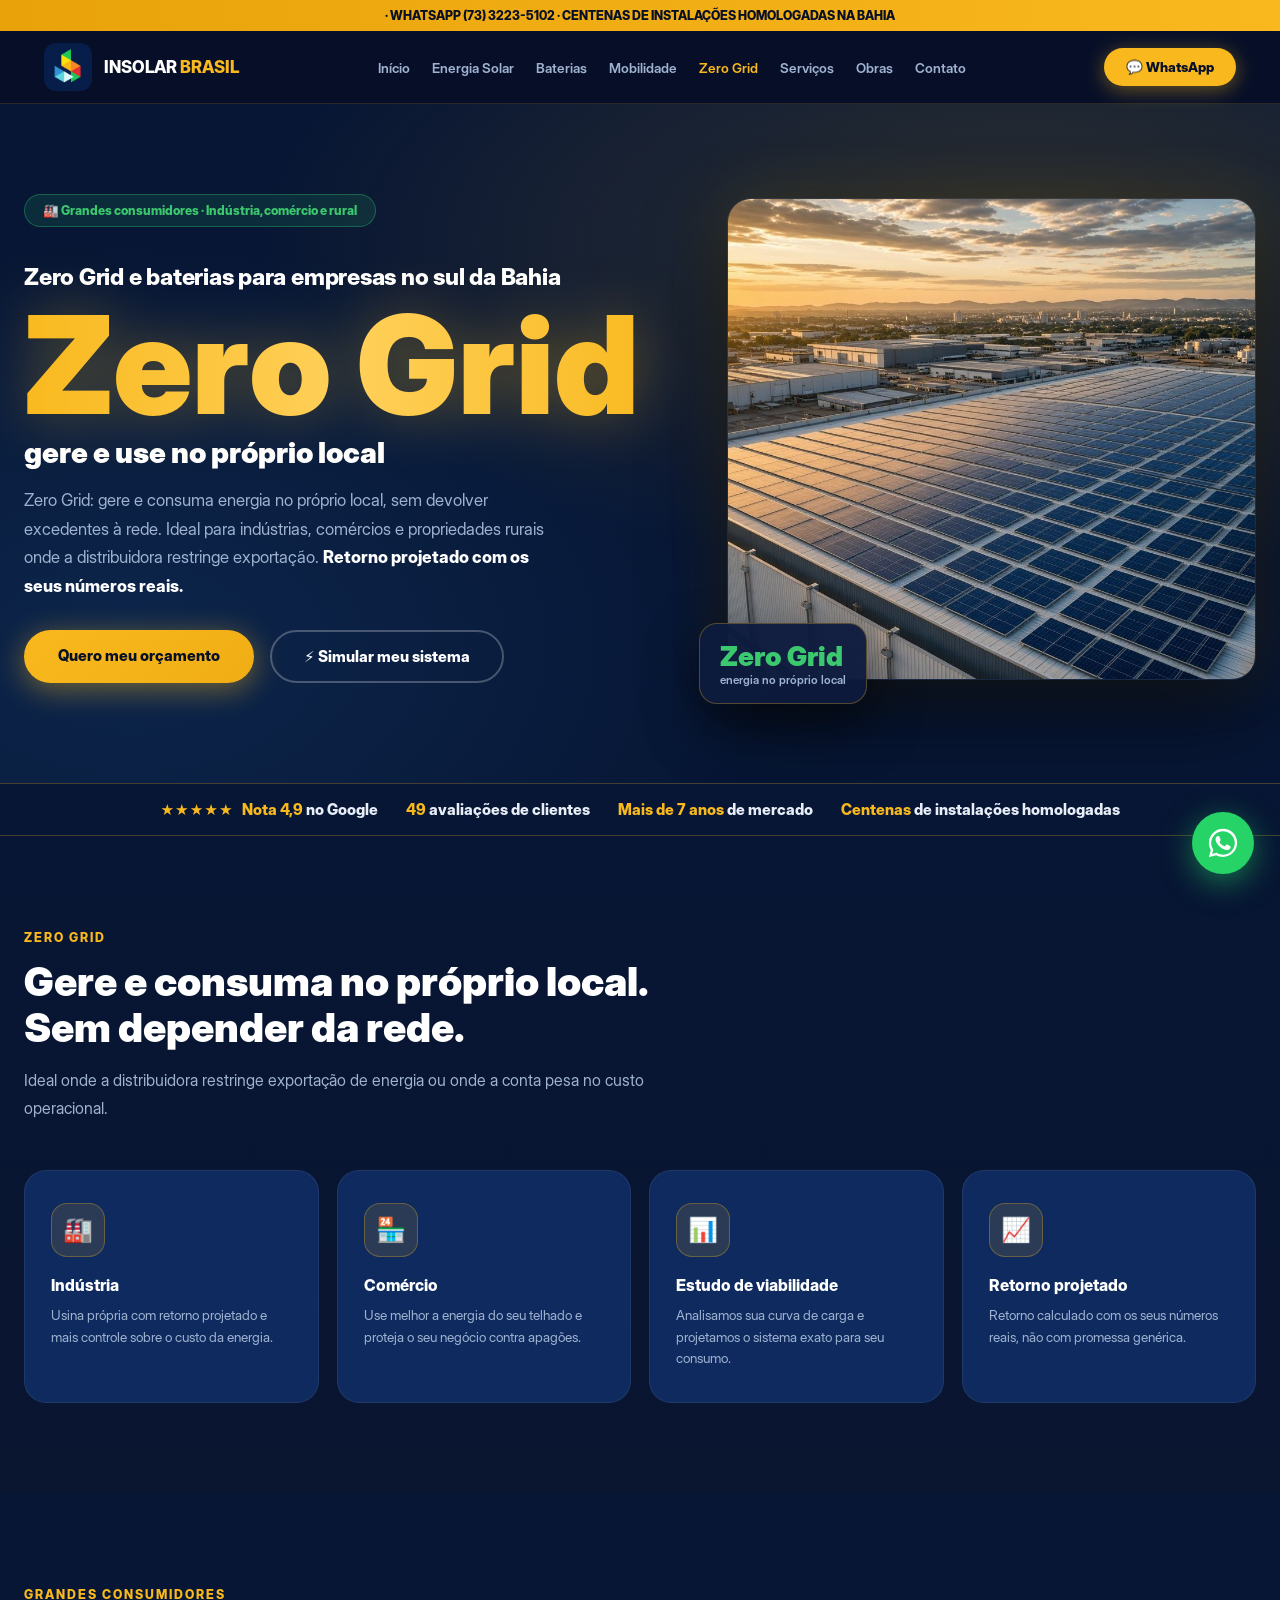
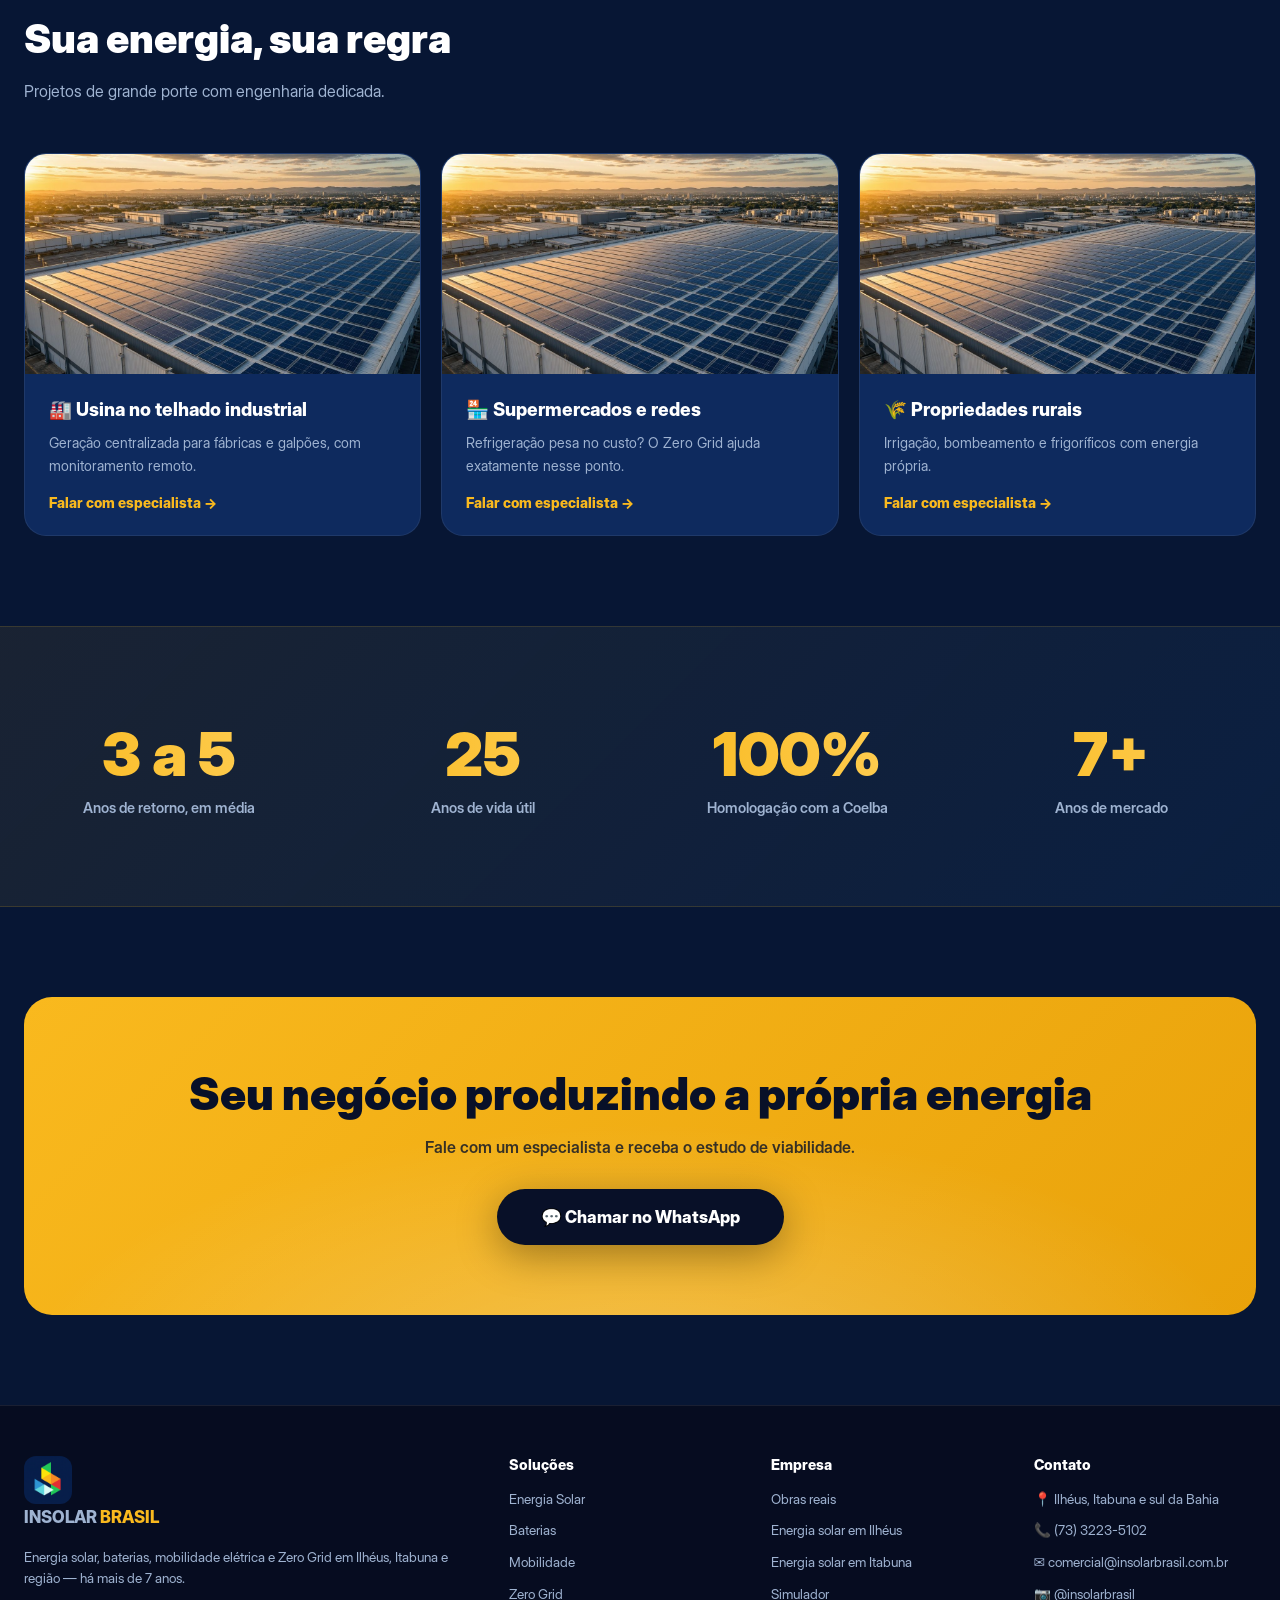
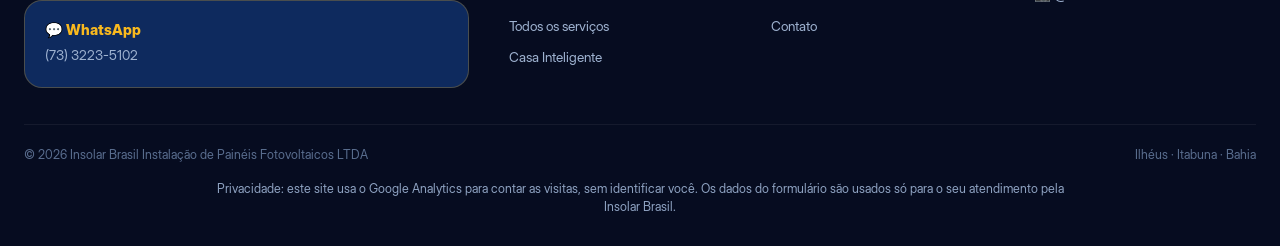
<file: zero-grid.html>
<!DOCTYPE html>
<html lang="pt-BR">
<head>

<meta charset="UTF-8">
<meta name="viewport" content="width=device-width, initial-scale=1.0">
<title>Zero Grid e Baterias para Empresas na Bahia | Insolar</title>
<!-- BUSCAS -->
<meta name="description" content="Zero Grid e armazenamento (BESS) para indústrias, comércios e propriedades rurais no sul da Bahia. Insolar Brasil, WhatsApp (73) 3223-5102.">
<link rel="canonical" href="https://insolarbrasil.com.br/zero-grid.html">
<meta name="robots" content="index, follow">
<meta property="og:type" content="website">
<meta property="og:locale" content="pt_BR">
<meta property="og:site_name" content="Insolar Brasil">
<meta property="og:title" content="Zero Grid e Baterias para Empresas na Bahia | Insolar">
<meta property="og:description" content="Zero Grid e armazenamento (BESS) para indústrias, comércios e propriedades rurais no sul da Bahia. Insolar Brasil, WhatsApp (73) 3223-5102.">
<meta property="og:url" content="https://insolarbrasil.com.br/zero-grid.html">
<meta property="og:image" content="https://insolarbrasil.com.br/img/og/og-zero-grid.jpg">
<meta property="og:image:width" content="1200">
<meta property="og:image:height" content="630">
<link rel="icon" href="img/logo-e194f5c9.png">
<script type="application/ld+json">{"@context": "https://schema.org", "@type": "WebPage", "name": "Zero Grid e Baterias para Empresas na Bahia | Insolar", "url": "https://insolarbrasil.com.br/zero-grid.html", "description": "Zero Grid e armazenamento (BESS) para indústrias, comércios e propriedades rurais no sul da Bahia. Insolar Brasil, WhatsApp (73) 3223-5102.", "publisher": {"@id": "https://insolarbrasil.com.br/#empresa"}}</script>
<!-- /BUSCAS -->

<style>
@font-face{font-family:'Inter';src:url(fontes/inter-display-400.woff) format('woff');font-weight:400;font-display:swap}
@font-face{font-family:'Inter';src:url(fontes/inter-display-600.woff) format('woff');font-weight:600;font-display:swap}
@font-face{font-family:'Inter';src:url(fontes/inter-display-800.woff) format('woff');font-weight:800;font-display:swap}
@font-face{font-family:'Inter';src:url(fontes/inter-display-900.woff) format('woff');font-weight:900;font-display:swap}


:root{--laranja:#F9B91E;--amarelo:#FFD05A;--azul-noite:#071634;--azul:#0E2A5E;--verde:#3CC86E;--vermelho:#FF5050;--superficie:#0E2A5E;--superficie2:#13366F;--suave:#9FB3D1}
*{margin:0;padding:0;box-sizing:border-box}
html{scroll-behavior:smooth}
body{font-family:'Inter',system-ui,sans-serif;background:var(--azul-noite);color:#fff;overflow-x:hidden}
img{max-width:100%;display:block}
/* TOPBAR */
.topbar{background:linear-gradient(90deg,#E9A20A,var(--laranja));color:#081028;font-size:.78rem;font-weight:700;padding:8px 24px;text-align:center}
/* HEADER */
header{position:sticky;top:0;z-index:100;background:rgba(8,16,40,.96);backdrop-filter:blur(12px);border-bottom:1px solid rgba(249,185,30,.15)}
.nav{max-width:1240px;margin:0 auto;display:flex;align-items:center;justify-content:space-between;padding:12px 24px;gap:16px}
.logo{display:flex;align-items:center;gap:12px;text-decoration:none;color:#fff}
.logo img{width:48px;height:48px;border-radius:12px;object-fit:cover}
.logo span{font-weight:800;font-size:1.05rem}.logo span b{color:var(--laranja)}
.menu{display:flex;gap:22px;list-style:none}
.menu a{color:var(--suave);text-decoration:none;font-size:.85rem;font-weight:600;transition:.2s}
.menu a:hover,.menu a.ativo{color:var(--laranja)}
.btn-wpp{background:var(--laranja);color:#081028!important;padding:11px 22px;border-radius:50px;font-weight:800;font-size:.85rem;text-decoration:none;box-shadow:0 4px 20px rgba(249,185,30,.4);transition:.2s;white-space:nowrap}
.btn-wpp:hover{transform:translateY(-2px)}
/* HERO */
.hero{position:relative;padding:90px 24px 100px;overflow:hidden}
.hero::before{content:'';position:absolute;inset:0;background:radial-gradient(ellipse 60% 50% at 80% 20%,rgba(249,185,30,.16),transparent),radial-gradient(ellipse 50% 60% at 10% 80%,rgba(27,79,138,.28),transparent)}
.hero-inner{max-width:1240px;margin:0 auto;display:grid;grid-template-columns:1.1fr .9fr;gap:56px;align-items:center;position:relative;z-index:2}
.badge{display:inline-flex;gap:8px;background:rgba(46,204,113,.12);border:1px solid rgba(46,204,113,.35);color:var(--verde);padding:8px 18px;border-radius:50px;font-size:.78rem;font-weight:700;margin-bottom:22px}
.hero-num{font-size:clamp(4.5rem,11vw,8.5rem);font-weight:900;line-height:.95;background:linear-gradient(90deg,var(--laranja),var(--amarelo),var(--laranja));-webkit-background-clip:text;background-clip:text;color:transparent;filter:drop-shadow(0 0 30px rgba(249,185,30,.35));animation:glow 3s ease-in-out infinite;margin-bottom:6px}
@keyframes glow{0%,100%{filter:drop-shadow(0 0 20px rgba(249,185,30,.25))}50%{filter:drop-shadow(0 0 45px rgba(249,185,30,.5))}}
.hero-num-lbl{font-size:clamp(1.2rem,2.6vw,1.8rem);font-weight:900;margin-bottom:16px}
.hero p.sub{color:var(--suave);font-size:1.05rem;line-height:1.7;margin-bottom:30px;max-width:540px}
.ctas{display:flex;gap:16px;flex-wrap:wrap}
.btn-primary{background:linear-gradient(135deg,var(--laranja),#F0AE14);color:#081028;padding:16px 34px;border-radius:50px;font-weight:800;font-size:.95rem;text-decoration:none;box-shadow:0 6px 30px rgba(249,185,30,.45);transition:.2s;display:inline-block}
.btn-primary:hover{transform:translateY(-3px)}
.btn-ghost{border:2px solid rgba(255,255,255,.25);color:#fff;padding:15px 32px;border-radius:50px;font-weight:700;font-size:.95rem;text-decoration:none;transition:.2s;display:inline-block}
.btn-ghost:hover{border-color:var(--laranja);color:var(--laranja)}
.hero-visual{position:relative}
.frame{border-radius:24px;overflow:hidden;box-shadow:0 30px 80px rgba(0,0,0,.6),0 0 60px rgba(249,185,30,.15);border:1px solid rgba(255,255,255,.08)}
.frame img{width:100%;height:480px;object-fit:cover}
.float-card{position:absolute;bottom:-24px;left:-28px;background:rgba(13,27,62,.95);border:1px solid rgba(249,185,30,.3);border-radius:18px;padding:16px 20px;box-shadow:0 20px 50px rgba(0,0,0,.5)}
.float-card .n{font-size:1.7rem;font-weight:900;color:var(--verde)}
.float-card .l{font-size:.72rem;color:var(--suave);font-weight:600}
/* SECOES */
section{padding:90px 24px}
.container{max-width:1240px;margin:0 auto}
.tag{display:inline-block;color:var(--laranja);font-weight:800;font-size:.78rem;letter-spacing:2px;text-transform:uppercase;margin-bottom:14px}
.h2{font-size:clamp(1.7rem,3.5vw,2.5rem);font-weight:900;margin-bottom:16px;line-height:1.15}
.sub{color:var(--suave);max-width:660px;line-height:1.7;margin-bottom:48px}
/* PILARES */
.pilares{background:linear-gradient(180deg,var(--azul-noite),#0A1530)}
.grid4{display:grid;grid-template-columns:repeat(4,1fr);gap:18px}
.pilar{background:var(--superficie);border:1px solid rgba(255,255,255,.07);border-radius:22px;padding:32px 26px;transition:.25s}
.pilar:hover{border-color:rgba(249,185,30,.4);transform:translateY(-4px)}
.pilar .ic{width:54px;height:54px;background:rgba(249,185,30,.12);border:1px solid rgba(249,185,30,.3);border-radius:16px;display:flex;align-items:center;justify-content:center;font-size:1.5rem;margin-bottom:18px}
.pilar h4{font-weight:800;margin-bottom:10px;font-size:1rem}
.pilar p{color:var(--suave);font-size:.85rem;line-height:1.6}
/* CARDS PRODUTO */
.grid3{display:grid;grid-template-columns:repeat(3,1fr);gap:20px}
.pcard{background:var(--superficie);border:1px solid rgba(255,255,255,.07);border-radius:22px;overflow:hidden;transition:.25s;display:flex;flex-direction:column}
.pcard:hover{transform:translateY(-6px);border-color:rgba(249,185,30,.45);box-shadow:0 20px 50px rgba(0,0,0,.5),0 0 40px rgba(249,185,30,.12)}
.pcard .pimg{height:220px;overflow:hidden}
.pcard .pimg img{width:100%;height:100%;object-fit:cover;transition:.5s}
.pcard:hover .pimg img{transform:scale(1.06)}
.pcard .pbody{padding:24px;flex:1;display:flex;flex-direction:column;gap:10px}
.pcard h3{font-size:1.15rem;font-weight:800}
.pcard p{color:var(--suave);font-size:.88rem;line-height:1.65;flex:1}
.blink{color:var(--laranja);font-weight:800;font-size:.88rem;text-decoration:none;display:inline-flex;gap:6px;margin-top:6px}
.blink:hover{gap:10px}
/* NUMEROS */
.numeros{background:linear-gradient(135deg,rgba(249,185,30,.08),rgba(27,79,138,.15));border-top:1px solid rgba(249,185,30,.15);border-bottom:1px solid rgba(249,185,30,.15)}
.grid4n{display:grid;grid-template-columns:repeat(4,1fr);gap:24px;text-align:center}
.num{font-size:clamp(2.4rem,5vw,3.8rem);font-weight:900;background:linear-gradient(90deg,var(--laranja),var(--amarelo));-webkit-background-clip:text;background-clip:text;color:transparent}
.lbl{color:var(--suave);font-weight:600;font-size:.9rem;margin-top:8px}
/* SIMULADOR */
.simulador{background:linear-gradient(135deg,rgba(249,185,30,.1),rgba(27,79,138,.2))}
.sim-box{max-width:760px;margin:0 auto;background:var(--superficie);border:1px solid rgba(249,185,30,.25);border-radius:28px;padding:48px 44px;box-shadow:0 30px 80px rgba(0,0,0,.5)}
.sim-box label{display:block;font-weight:800;margin-bottom:12px;font-size:1.05rem}
.sim-box input{width:100%;background:#081028;border:2px solid rgba(255,255,255,.15);border-radius:16px;padding:18px 22px;color:#fff;font-family:inherit;font-size:1.3rem;font-weight:800;margin-bottom:24px;outline:none}
.sim-box input:focus{border-color:var(--laranja)}
.btn-simular{width:100%;background:linear-gradient(135deg,var(--laranja),#F0AE14);color:#081028;border:0;padding:18px;border-radius:50px;font-weight:900;font-size:1.05rem;font-family:inherit;cursor:pointer;box-shadow:0 8px 30px rgba(249,185,30,.45)}
.sim-res{display:none;margin-top:28px;background:rgba(46,204,113,.08);border:1px solid rgba(46,204,113,.3);border-radius:20px;padding:28px}
.sim-res.show{display:block;animation:fadeUp .5s ease}
@keyframes fadeUp{from{opacity:0;transform:translateY(14px)}to{opacity:1;transform:none}}
.sim-grid{display:grid;grid-template-columns:repeat(3,1fr);gap:18px;text-align:center;margin-bottom:20px}
.sim-item .v{font-size:1.8rem;font-weight:900;color:var(--verde)}
.sim-item .l{font-size:.75rem;color:var(--suave);font-weight:600;margin-top:4px}
.sim-nota{font-size:.72rem;color:var(--suave);text-align:center;line-height:1.5}
.sim-cta{text-align:center;margin-top:18px}
/* GALERIA */
.galeria{display:grid;grid-template-columns:repeat(2,1fr);gap:18px}
.gitem{border-radius:20px;overflow:hidden;position:relative;height:340px;border:1px solid rgba(255,255,255,.07)}
.gitem img{width:100%;height:100%;object-fit:cover;transition:.5s}
.gitem:hover img{transform:scale(1.05)}
.gcap{position:absolute;bottom:0;left:0;right:0;background:linear-gradient(transparent,rgba(8,16,40,.95));padding:40px 20px 16px;font-size:.85rem;font-weight:700}
/* FAQ */
.faq{background:linear-gradient(180deg,var(--azul-noite),#0A1530)}
.faq-lista{max-width:820px;margin:0 auto;display:flex;flex-direction:column;gap:14px}
.faq-item{background:var(--superficie);border:1px solid rgba(255,255,255,.07);border-radius:18px;overflow:hidden}
.faq-q{width:100%;background:none;border:0;color:#fff;font-family:inherit;font-weight:800;font-size:1rem;padding:22px 26px;text-align:left;cursor:pointer;display:flex;justify-content:space-between;gap:16px}
.faq-q .seta{color:var(--laranja);font-size:1.2rem;transition:.3s}
.faq-item.open .seta{transform:rotate(45deg)}
.faq-r{max-height:0;overflow:hidden;transition:max-height .35s ease}
.faq-r p{color:var(--suave);font-size:.9rem;line-height:1.7;padding:0 26px 22px}
/* SOBRE */
.sobre-grid{display:grid;grid-template-columns:1fr 1fr;gap:50px;align-items:center}
.sobre-lista{list-style:none;display:flex;flex-direction:column;gap:16px;margin-top:26px}
.sobre-lista li{display:flex;gap:12px;color:var(--suave);font-size:.95rem;line-height:1.6}
.sobre-lista li b{color:#fff}
.mapa{border-radius:22px;overflow:hidden;border:1px solid rgba(255,255,255,.1);box-shadow:0 20px 60px rgba(0,0,0,.5)}
.mapa iframe{width:100%;height:380px;border:0}
/* CTA FINAL */
.cta-final{background:linear-gradient(135deg,#F9B91E,#E9A20A);border-radius:28px;padding:70px 50px;text-align:center;position:relative;overflow:hidden}
.cta-final::before{content:'';position:absolute;inset:0;background:radial-gradient(ellipse 50% 80% at 50% 120%,rgba(255,255,255,.25),transparent)}
.cta-final h2{font-size:clamp(1.8rem,4vw,2.8rem);font-weight:900;color:#081028;margin-bottom:16px;position:relative}
.cta-final p{color:rgba(8,16,40,.8);font-weight:600;margin-bottom:32px;position:relative}
.btn-dark{background:#081028;color:#fff;padding:18px 44px;border-radius:50px;font-weight:800;font-size:1.05rem;text-decoration:none;display:inline-block;box-shadow:0 10px 40px rgba(0,0,0,.35);transition:.2s;position:relative}
.btn-dark:hover{transform:translateY(-3px) scale(1.02)}
/* FOOTER */
footer{border-top:1px solid rgba(255,255,255,.08);padding:50px 24px 30px;background:#060C20}
.footer-grid{max-width:1240px;margin:0 auto;display:grid;grid-template-columns:2fr 1fr 1fr 1fr;gap:40px;margin-bottom:36px}
.footer-grid h5{font-weight:800;margin-bottom:16px;font-size:.9rem}
.footer-grid a,.footer-grid p{color:var(--suave);font-size:.85rem;text-decoration:none;display:block;margin-bottom:10px;line-height:1.6}
.footer-grid a:hover{color:var(--laranja)}
.footer-atend{background:var(--superficie);border:1px solid rgba(249,185,30,.25);border-radius:18px;padding:20px;margin-top:8px}
.footer-atend b{color:var(--laranja);display:block;margin-bottom:6px;font-size:.9rem}
.footer-bottom{max-width:1240px;margin:0 auto;border-top:1px solid rgba(255,255,255,.06);padding-top:22px;display:flex;justify-content:space-between;flex-wrap:wrap;gap:10px;color:#5A6E8F;font-size:.78rem}
/* WPP FLUTUANTE */
.wpp-float{position:fixed;bottom:26px;right:26px;z-index:200;width:62px;height:62px;background:#25D366;border-radius:50%;display:flex;align-items:center;justify-content:center;box-shadow:0 8px 30px rgba(37,211,102,.5);transition:.2s}
.wpp-float:hover{transform:scale(1.1)}
.wpp-float svg{width:34px;height:34px;fill:#fff}
/* RESPONSIVO */
@media(max-width:960px){.topbar{font-size:.66rem}.menu{display:none}.hero-inner{grid-template-columns:1fr;gap:44px}.frame img{height:340px}.grid4,.grid3{grid-template-columns:1fr 1fr}.grid4n{grid-template-columns:1fr 1fr;gap:36px}.galeria{grid-template-columns:1fr 1fr}.sobre-grid{grid-template-columns:1fr}.footer-grid{grid-template-columns:1fr 1fr}.sim-box{padding:34px 24px}.sim-grid{grid-template-columns:1fr;gap:14px}}
@media(max-width:560px){.grid4,.grid3{grid-template-columns:1fr}.galeria{grid-template-columns:1fr}.cta-final{padding:50px 24px}}

.promo-link{color:#F9B91E !important;font-weight:800}

/* MENU NO CELULAR E TABLET */
.btn-menu{display:none;white-space:nowrap;background:transparent;border:1px solid rgba(255,255,255,.3);color:#fff;border-radius:12px;padding:9px 12px;font-family:inherit;font-weight:800;font-size:.95rem;cursor:pointer;margin-left:8px}
@media(max-width:960px){.btn-menu{display:inline-block}
.nav.aberto .menu{display:flex !important;flex-direction:column;position:absolute;top:100%;left:0;right:0;background:#071634;padding:6px 24px 18px;gap:0;border-bottom:2px solid #F9B91E;box-shadow:0 20px 40px rgba(0,0,0,.5);z-index:60;list-style:none;margin:0}
.nav.aberto .menu li a{display:block;padding:14px 4px;border-bottom:1px solid rgba(255,255,255,.08);font-size:1.05rem}
}
@media(max-width:480px){.nav .logo span{display:none}.btn-wpp{padding:10px 14px !important;font-size:.85rem !important}.btn-menu{padding:9px 10px}}
</style>
<!-- Medição de visitas (Google Analytics) -->
<script async src="https://www.googletagmanager.com/gtag/js?id=G-ZY5M0HH46K"></script>
<script>window.dataLayer=window.dataLayer||[];function gtag(){dataLayer.push(arguments);}gtag('js',new Date());gtag('config','G-ZY5M0HH46K');</script>
<link rel="stylesheet" href="insolar-extra.css">
</head>
<body>
<div class="topbar"><a data-fim="2026-11-30T23:59:59-03:00" href="/#promocoes" style="color:inherit;text-decoration:underline">🎁 BLACK NOVEMBRO INSOLAR</a> · WHATSAPP (73) 3223-5102 · CENTENAS DE INSTALAÇÕES HOMOLOGADAS NA BAHIA</div>
<header><nav class="nav">
  <a href="/" class="logo"><img src="img/logo-e194f5c9.png" alt="Logo"><span>INSOLAR <b>BRASIL</b></span></a>
  <ul class="menu">
    <li><a href="/">Início</a></li>
    <li><a href="energia-solar.html">Energia Solar</a></li>
    <li><a href="baterias.html">Baterias</a></li>
    <li><a href="mobilidade.html">Mobilidade</a></li>
    <li><a href="zero-grid.html" class="ativo">Zero Grid</a></li>
    <li><a href="servicos.html">Serviços</a></li>
    <li><a href="obras.html">Obras</a></li>
    <li data-fim="2026-11-30T23:59:59-03:00"><a href="/#promocoes" class="promo-link">🎁 Promoções</a></li>
    <li><a href="contato.html">Contato</a></li>
  </ul>
  <a class="btn-wpp" href="https://wa.me/557332235102?text=Ol%C3%A1!%20Quero%20um%20or%C3%A7amento%20de%20energia%20solar" target="_blank">💬 WhatsApp</a>
  <button class="btn-menu" aria-label="Abrir menu" aria-expanded="false">☰ Menu</button>
</nav></header>

<section class="hero">
  <div class="hero-inner">
    <div>
      <span class="badge">🏭 Grandes consumidores · Indústria, comércio e rural</span>
      <h1 class="hero-h1">Zero Grid e baterias para empresas no sul da Bahia</h1>
      <div class="hero-num">Zero Grid</div>
      <div class="hero-num-lbl">gere e use no próprio local</div>
      <p class="sub">Zero Grid: gere e consuma energia no próprio local, sem devolver excedentes à rede. Ideal para indústrias, comércios e propriedades rurais onde a distribuidora restringe exportação. <b style="color:#fff">Retorno projetado com os seus números reais.</b></p>
      <div class="ctas">
        <a class="btn-primary" href="https://wa.me/557332235102?text=Ol%C3%A1!%20Quero%20um%20or%C3%A7amento%20de%20energia%20solar" target="_blank">Quero meu orçamento</a>
        <a class="btn-ghost" href="index.html#simulador">⚡ Simular meu sistema</a>
      </div>
    </div>
    <div class="hero-visual">
      <div class="frame"><img src="img/foto-878e8f60.jpg" alt="Zero Grid e Baterias para Empresas na Bahia | Insolar"></div>
      <div class="float-card"><div class="n">Zero Grid</div><div class="l">energia no próprio local</div></div>
    </div>
  </div>
</section>

<section class="faixa-confianca" aria-label="Por que confiar na Insolar Brasil">
  <ul class="fc-lista">
    <li><a href="https://search.google.com/local/reviews?placeid=ChIJbVTzzjWhOQcRcDC-6sE3xgE" target="_blank" rel="noopener"><span class="fc-estrelas">★★★★★</span><span><b>Nota 4,9</b> no Google</span></a></li>
    <li><a href="https://search.google.com/local/reviews?placeid=ChIJbVTzzjWhOQcRcDC-6sE3xgE" target="_blank" rel="noopener"><span><b>49</b> avaliações de clientes</span></a></li>
    <li><span><b>Mais de 7 anos</b> de mercado</span></li>
    <li><span><b>Centenas</b> de instalações homologadas</span></li>
  </ul>
</section>


<section class="pilares">
  <div class="container">
    <span class="tag">Zero Grid</span>
    <h2 class="h2">Gere e consuma no próprio local.<br>Sem depender da rede.</h2>
    <p class="sub">Ideal onde a distribuidora restringe exportação de energia ou onde a conta pesa no custo operacional.</p>
    <div class="grid4">
      <div class="pilar"><div class="ic">🏭</div><h4>Indústria</h4><p>Usina própria com retorno projetado e mais controle sobre o custo da energia.</p></div>
      <div class="pilar"><div class="ic">🏪</div><h4>Comércio</h4><p>Use melhor a energia do seu telhado e proteja o seu negócio contra apagões.</p></div>
      <div class="pilar"><div class="ic">📊</div><h4>Estudo de viabilidade</h4><p>Analisamos sua curva de carga e projetamos o sistema exato para seu consumo.</p></div>
      <div class="pilar"><div class="ic">📈</div><h4>Retorno projetado</h4><p>Retorno calculado com os seus números reais, não com promessa genérica.</p></div>
    </div>
  </div>
</section>

<section>
  <div class="container">
    <span class="tag">Grandes consumidores</span>
    <h2 class="h2">Sua energia, sua regra</h2>
    <p class="sub">Projetos de grande porte com engenharia dedicada.</p>
    <div class="grid3">
      <div class="pcard"><div class="pimg"><img src="img/foto-878e8f60.jpg" alt="Usina industrial"></div><div class="pbody"><h3>🏭 Usina no telhado industrial</h3><p>Geração centralizada para fábricas e galpões, com monitoramento remoto.</p><a class="blink" href="https://wa.me/557332235102?text=Ol%C3%A1!%20Quero%20Zero%20Grid%20para%20ind%C3%BAstria" target="_blank">Falar com especialista →</a></div></div>
      <div class="pcard"><div class="pimg"><img src="img/foto-878e8f60.jpg" alt="Comércio"></div><div class="pbody"><h3>🏪 Supermercados e redes</h3><p>Refrigeração pesa no custo? O Zero Grid ajuda exatamente nesse ponto.</p><a class="blink" href="https://wa.me/557332235102?text=Ol%C3%A1!%20Quero%20Zero%20Grid%20para%20com%C3%A9rcio" target="_blank">Falar com especialista →</a></div></div>
      <div class="pcard"><div class="pimg"><img src="img/foto-878e8f60.jpg" alt="Rural"></div><div class="pbody"><h3>🌾 Propriedades rurais</h3><p>Irrigação, bombeamento e frigoríficos com energia própria.</p><a class="blink" href="https://wa.me/557332235102?text=Ol%C3%A1!%20Quero%20Zero%20Grid%20para%20%C3%A1rea%20rural" target="_blank">Falar com especialista →</a></div></div>
    </div>
  </div>
</section>

<section class="numeros">
  <div class="container"><div class="grid4n">
    <div><div class="num">3 a 5</div><div class="lbl">Anos de retorno, em média</div></div>
    <div><div class="num">25</div><div class="lbl">Anos de vida útil</div></div>
    <div><div class="num">100%</div><div class="lbl">Homologação com a Coelba</div></div>
    <div><div class="num">7+</div><div class="lbl">Anos de mercado</div></div>
  </div></div>
</section>

<section>
  <div class="container">
    <div class="cta-final">
      <h2>Seu negócio produzindo a própria energia</h2>
      <p>Fale com um especialista e receba o estudo de viabilidade.</p>
      <a class="btn-dark" href="https://wa.me/557332235102?text=Ol%C3%A1!%20Quero%20Zero%20Grid" target="_blank">💬 Chamar no WhatsApp</a>
    </div>
  </div>
</section>

<footer>
  <div class="footer-grid">
    <div>
      <a href="/" class="logo" style="margin-bottom:16px"><img src="img/logo-e194f5c9.png" alt="Logo"><span>INSOLAR <b>BRASIL</b></span></a>
      <p>Energia solar, baterias, mobilidade elétrica e Zero Grid em Ilhéus, Itabuna e região — há mais de 7 anos.</p>
      <div class="footer-atend"><b>💬 WhatsApp</b><p style="margin:0">(73) 3223-5102</p></div>
    </div>
    <div>
      <h5>Soluções</h5>
      <a href="energia-solar.html">Energia Solar</a>
      <a href="baterias.html">Baterias</a>
      <a href="mobilidade.html">Mobilidade</a>
      <a href="zero-grid.html">Zero Grid</a>
      <a href="servicos.html">Todos os serviços</a>
      <a href="casa-inteligente.html">Casa Inteligente</a>
    </div>
    <div>
      <h5>Empresa</h5>
      <a href="obras.html">Obras reais</a>
      <a href="energia-solar-ilheus.html">Energia solar em Ilhéus</a>
      <a href="energia-solar-itabuna.html">Energia solar em Itabuna</a>
      <a href="index.html#simulador">Simulador</a>
      <a href="contato.html">Contato</a>
    </div>
    <div>
      <h5>Contato</h5>
      <p>📍 Ilhéus, Itabuna e sul da Bahia</p>
      <p>📞 (73) 3223-5102</p>
      <p>✉️ comercial@insolarbrasil.com.br</p>
      <a href="https://instagram.com/insolarbrasil" target="_blank">📷 @insolarbrasil</a>
    </div>
  </div>
  <div class="footer-bottom"><span>© 2026 Insolar Brasil Instalação de Painéis Fotovoltaicos LTDA</span><span>Ilhéus · Itabuna · Bahia</span></div>
<p class="aviso-privacidade">Privacidade: este site usa o Google Analytics para contar as visitas, sem identificar você. Os dados do formulário são usados só para o seu atendimento pela Insolar Brasil.</p>
</footer>

<a class="wpp-float" href="https://wa.me/557332235102?text=Ol%C3%A1!%20Vim%20da%20p%C3%A1gina%20de%20Energia%20Solar" target="_blank" aria-label="WhatsApp">
  <svg viewBox="0 0 32 32"><path d="M16 2.7C8.7 2.7 2.7 8.7 2.7 16c0 2.3.6 4.6 1.8 6.6L2.7 29.3l6.9-1.8c1.9 1 4.1 1.6 6.4 1.6 7.3 0 13.3-6 13.3-13.3S23.3 2.7 16 2.7zm0 24.2c-2 0-4-.5-5.7-1.5l-.4-.2-4.1 1.1 1.1-4-.3-.4c-1.1-1.8-1.7-3.8-1.7-5.9 0-6.1 5-11.1 11.1-11.1s11.1 5 11.1 11.1-5 11-11.1 11zm6.1-8.3c-.3-.2-2-1-2.3-1.1-.3-.1-.5-.2-.8.2-.2.3-.9 1.1-1.1 1.3-.2.2-.4.2-.7.1-.3-.2-1.4-.5-2.6-1.6-1-.9-1.6-2-1.8-2.3-.2-.3 0-.5.1-.7l.5-.6c.2-.2.2-.4.3-.6.1-.2 0-.4 0-.6-.1-.2-.8-1.9-1.1-2.6-.3-.7-.6-.6-.8-.6h-.7c-.2 0-.6.1-.9.4-.3.3-1.2 1.2-1.2 2.9s1.2 3.4 1.4 3.6c.2.2 2.5 3.8 6 5.3.8.4 1.5.6 2 .7.8.3 1.6.2 2.2.1.7-.1 2-.8 2.3-1.6.3-.8.3-1.5.2-1.6-.1-.2-.3-.3-.6-.4z"/></svg>
</a>
<script>(function(){var a=new Date();document.querySelectorAll('[data-fim]').forEach(function(e){if(a>new Date(e.getAttribute('data-fim')))e.remove();});})();</script>
<script>(function(){var b=document.querySelector('.btn-menu'),n=document.querySelector('.nav');if(!b||!n)return;b.addEventListener('click',function(){var a=n.classList.toggle('aberto');b.setAttribute('aria-expanded',a);b.textContent=a?'✕ Fechar':'☰ Menu';});n.querySelectorAll('.menu a').forEach(function(l){l.addEventListener('click',function(){n.classList.remove('aberto');b.textContent='☰ Menu';});});})();</script>
<script src="site.js" defer></script>
</body>
</html>
</file>
<file: insolar-extra.css>
/* Insolar Brasil — partes comuns novas (16/11/2026): título das páginas, faixa de confiança,
   avaliações do Google e formulário em 2 passos. Usado por todas as páginas. */

/* Título principal das páginas internas (lido pelo Google) */
/* Celular: número grande do topo não pode passar da tela (corrige "WhatsApp" cortado na página Contato) */
@media(max-width:620px){.hero-inner>div{min-width:0}.hero-num{font-size:clamp(2.8rem,15vw,4.5rem) !important;overflow-wrap:anywhere}}
.hero-h1{font-size:clamp(1.05rem,2.2vw,1.45rem);font-weight:800;line-height:1.25;color:#fff;margin:14px 0 8px;letter-spacing:-.01em}

/* Faixa de confiança logo abaixo da primeira tela */
section.faixa-confianca{padding:0 !important;min-height:0 !important}
.faixa-confianca{background:#071634;border-top:1px solid rgba(249,185,30,.25);border-bottom:1px solid rgba(249,185,30,.25)}
.faixa-confianca .fc-lista{list-style:none;margin:0 auto;padding:16px 22px;max-width:1200px;display:flex;flex-wrap:wrap;justify-content:center;align-items:center;gap:10px 28px}
.faixa-confianca li{display:flex;align-items:center;gap:8px;color:#E8EEF8;font-weight:700;font-size:.95rem;white-space:nowrap}
.faixa-confianca li b{color:#F9B91E}
.faixa-confianca .fc-estrelas{color:#F9B91E;letter-spacing:1px}
.faixa-confianca a{color:inherit;text-decoration:none;display:flex;align-items:center;gap:8px}
.faixa-confianca a:hover{text-decoration:underline}
@media(max-width:620px){.faixa-confianca .fc-lista{display:grid;grid-template-columns:1fr 1fr;gap:10px 14px;padding:14px 16px}.faixa-confianca li{white-space:normal;font-size:.85rem;line-height:1.25}}

/* Aviso de privacidade no rodapé */
.aviso-privacidade{max-width:900px;margin:18px auto 0;padding:0 22px;text-align:center;font-size:.78rem;line-height:1.45;color:#8FA3C2}

/* Avaliações reais do Google */
.avaliacoes{padding:70px 0}
.avaliacoes .container{padding-left:22px;padding-right:22px}
.av-topo{display:flex;flex-wrap:wrap;align-items:center;justify-content:space-between;gap:16px;margin-bottom:28px}
.av-nota{display:flex;align-items:center;gap:14px;background:rgba(249,185,30,.08);border:1px solid rgba(249,185,30,.35);border-radius:18px;padding:12px 18px}
.av-nota .n{font-size:2.2rem;font-weight:900;color:#F9B91E;line-height:1}
.av-nota .e{color:#F9B91E;font-size:1.1rem;letter-spacing:2px}
.av-nota small{display:block;color:#C9D6EA;font-weight:600}
.av-grade{display:grid;grid-template-columns:repeat(3,1fr);gap:18px}
.av-card{background:var(--superficie,#0E2A5E);border:1px solid rgba(255,255,255,.1);border-radius:18px;padding:22px;display:flex;flex-direction:column;gap:12px}
.av-card .e{color:#F9B91E;letter-spacing:2px}
.av-card blockquote{margin:0;color:#E8EEF8;font-size:1rem;line-height:1.5}
.av-card .quem{margin-top:auto;color:#C9D6EA;font-size:.88rem;font-weight:700}
.av-card .quem span{color:#8FA3C2;font-weight:500}
.av-rodape{text-align:center;margin-top:26px;display:flex;flex-wrap:wrap;gap:12px;justify-content:center}
@media(max-width:900px){.av-grade{grid-template-columns:1fr 1fr}}
@media(max-width:620px){.av-grade{grid-template-columns:1fr}.av-card{padding:18px}}

/* Formulário em 2 passos */
.form-sec{padding:70px 0}
.form-sec .container{padding-left:22px;padding-right:22px}
.form-grid{display:grid;grid-template-columns:.9fr 1.1fr;gap:40px;align-items:start}
.form-lead{background:var(--superficie,#0E2A5E);border:1px solid rgba(249,185,30,.3);border-radius:24px;padding:30px;display:grid;grid-template-columns:1fr 1fr;gap:14px 16px;box-shadow:0 30px 70px rgba(0,0,0,.45)}
.form-lead label{display:flex;flex-direction:column;gap:6px;font-weight:700;font-size:.9rem;color:#fff}
.form-lead input[type=text],.form-lead input[type=tel],.form-lead input[type=email],.form-lead select,.form-lead textarea{background:#071634;border:2px solid rgba(255,255,255,.14);border-radius:12px;padding:12px 14px;color:#fff;font-family:inherit;font-size:1rem;outline:none;width:100%}
.form-lead input:focus,.form-lead select:focus,.form-lead textarea:focus{border-color:#F9B91E}
.form-lead .arquivo,.form-lead label:has(textarea),.form-lead .aceite,.form-lead button,.form-lead .form-obs,.form-lead .col-toda{grid-column:1/-1}
.form-lead .arquivo{background:rgba(249,185,30,.08);border:2px dashed rgba(249,185,30,.5);border-radius:14px;padding:14px}
.form-lead .aceite{flex-direction:row;align-items:flex-start;gap:10px;font-weight:500;color:#C9D6EA;font-size:.85rem}
.form-lead .aceite input{margin-top:3px;width:18px;height:18px;flex:0 0 18px}
.form-lead button{border:0;cursor:pointer;font-size:1.05rem;justify-content:center;width:100%}
.form-obs{color:#C9D6EA;font-size:.88rem;text-align:center;margin:0}.form-obs a{color:#F9B91E;font-weight:700}
.arq-oculto{position:absolute;opacity:0;width:1px;height:1px}
.arq-botao{display:inline-block;align-self:flex-start;background:#F9B91E;color:#071634;font-weight:800;border-radius:50px;padding:10px 18px;cursor:pointer}
.arq-nome{color:#C9D6EA;font-weight:500;font-size:.85rem;word-break:break-all}
.pote{position:absolute;left:-9999px;opacity:0;height:0;width:0}
.passo{display:contents}
.passo[hidden]{display:none}
.passos-topo{grid-column:1/-1;display:flex;gap:8px;margin-bottom:4px}
.passos-topo span{flex:1;text-align:center;font-size:.8rem;font-weight:800;color:#8FA3C2;border-bottom:3px solid rgba(255,255,255,.12);padding-bottom:8px}
.passos-topo span.ativo{color:#F9B91E;border-color:#F9B91E}
.form-lead .btn-voltar{background:none;border:0;color:#C9D6EA;font-weight:700;text-decoration:underline;cursor:pointer;font-size:.9rem;padding:4px}
.form-lead .ola{grid-column:1/-1;margin:0;color:#E8EEF8;font-weight:700}
@media(max-width:860px){.form-grid{grid-template-columns:1fr}.form-lead{grid-template-columns:1fr;padding:22px}}
</file>
